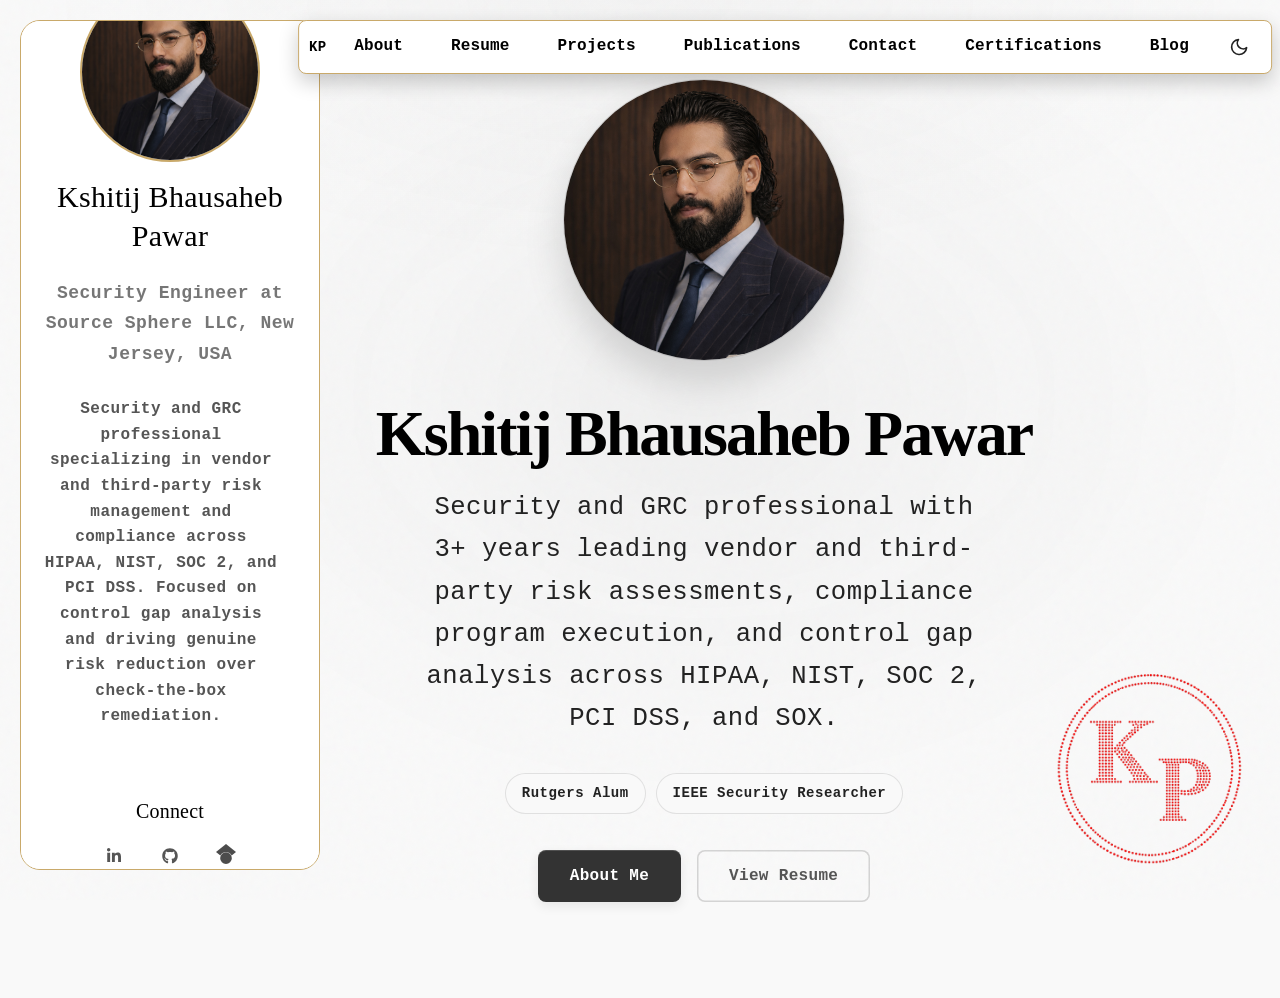
<file: index.html>
<!DOCTYPE html><html lang="en" class="inter_c15e96cb-module__0bjUvq__variable playfair_display_fed1534a-module__F9WnGq__variable jetbrains_mono_6104e6b7-module__s6uLTa__variable"><head><meta charSet="utf-8"/><meta name="viewport" content="width=device-width, initial-scale=1"/><link rel="preload" href="/_next/static/media/2a65768255d6b625-s.p.14by5b4al-y~f.woff2" as="font" crossorigin="" type="font/woff2"/><link rel="preload" href="/_next/static/media/70bc3e132a0a741e-s.p.1409xf.ylxg8g.woff2" as="font" crossorigin="" type="font/woff2"/><link rel="preload" href="/_next/static/media/83afe278b6a6bb3c-s.p.0q-301v4kxxnr.woff2" as="font" crossorigin="" type="font/woff2"/><link rel="preload" href="/images/me.jpg" as="image"/><link rel="preload" as="image" href="/icons/googlescholar.svg"/><link rel="stylesheet" href="/_next/static/chunks/0jflmhk03zsct.css" data-precedence="next"/><link rel="preload" as="script" fetchPriority="low" href="/_next/static/chunks/0x5kalbn40_44.js"/><script src="/_next/static/chunks/0gqduj5elq6n_.js" async=""></script><script src="/_next/static/chunks/08t2o562nea-s.js" async=""></script><script src="/_next/static/chunks/10qgypdaejbkt.js" async=""></script><script src="/_next/static/chunks/turbopack-0_em3j_v.0pjp.js" async=""></script><script src="/_next/static/chunks/0t16ba0kqttca.js" async=""></script><script src="/_next/static/chunks/0s25wp92bhuv~.js" async=""></script><script src="/_next/static/chunks/0yak_ea157e~i.js" async=""></script><meta name="next-size-adjust" content=""/><title>Kshitij Bhausaheb Pawar</title><meta name="description" content="Security Engineer"/><meta name="author" content="Kshitij Bhausaheb Pawar"/><meta name="keywords" content="Kshitij Bhausaheb Pawar,Security Engineer,IAM,cloud security,Zero Trust,DevSecOps"/><meta name="creator" content="Kshitij Bhausaheb Pawar"/><meta name="robots" content="index, follow"/><meta name="googlebot" content="index, follow, max-video-preview:-1, max-image-preview:large, max-snippet:-1"/><meta property="og:title" content="Kshitij Bhausaheb Pawar"/><meta property="og:description" content="Security Engineer"/><meta property="og:url" content="https://kshitijpwr04.github.io/"/><meta property="og:site_name" content="Kshitij Bhausaheb Pawar"/><meta property="og:locale" content="en_US"/><meta property="og:image" content="https://kshitijpwr04.github.io/images/me.jpg"/><meta property="og:image:width" content="1200"/><meta property="og:image:height" content="630"/><meta property="og:image:alt" content="Kshitij Bhausaheb Pawar"/><meta property="og:type" content="website"/><meta name="twitter:card" content="summary_large_image"/><meta name="twitter:title" content="Kshitij Bhausaheb Pawar"/><meta name="twitter:description" content="Security Engineer"/><meta name="twitter:image" content="https://kshitijpwr04.github.io/images/me.jpg"/><link rel="icon" href="/favicon.ico?favicon.022useww-_sz0.ico" sizes="48x48" type="image/x-icon"/><script>(self.__next_s=self.__next_s||[]).push([0,{"children":"(function(){try{var t=window.localStorage.getItem('theme');if(t==='dark'||t==='light'){document.documentElement.setAttribute('data-theme',t)}else if(window.matchMedia('(prefers-color-scheme:dark)').matches){document.documentElement.setAttribute('data-theme','dark')}else{document.documentElement.setAttribute('data-theme','light')}}catch(e){}})();","id":"theme-init"}])</script><script src="/_next/static/chunks/03~yq9q893hmn.js" noModule=""></script></head><body style="font-family:&#x27;Courier New&#x27;, Courier, monospace;font-weight:600;letter-spacing:0.5px;line-height:1.7"><div hidden=""><!--$--><!--/$--></div><div class="site-wrapper"><header class="site-header" style="position:fixed;top:20px;left:calc(50% + 145px);right:auto;transform:translateX(-50%);height:auto;justify-content:center;display:inline-flex;flex-direction:row;width:fit-content;max-width:90vw;align-items:center;gap:10px;padding:4px 10px;border-radius:8px;background:#fff;border:1px solid #c9a96a;color:#000;box-shadow:0 8px 20px rgba(0,0,0,0.2);z-index:1000;line-height:1.2"><a class="site-logo" style="color:#000" href="/"><span class="logo-text" style="font-size:14px">KP</span></a><nav class="nav-links" style="display:inline-flex;gap:12px;width:auto"><a class="nav-link " style="color:#000;font-size:inherit;writing-mode:horizontal-tb;transform:none" href="/about/">About</a><a class="nav-link " style="color:#000;font-size:inherit;writing-mode:horizontal-tb;transform:none" href="/resume/">Resume</a><a class="nav-link " style="color:#000;font-size:inherit;writing-mode:horizontal-tb;transform:none" href="/writing/">Projects</a><a class="nav-link " style="color:#000;font-size:inherit;writing-mode:horizontal-tb;transform:none" href="/stats/">Publications</a><a class="nav-link " style="color:#000;font-size:inherit;writing-mode:horizontal-tb;transform:none" href="/contact/">Contact</a><a class="nav-link " style="color:#000;font-size:inherit;writing-mode:horizontal-tb;transform:none" href="/projects/">Certifications</a><a class="nav-link " style="color:#000;font-size:inherit;writing-mode:horizontal-tb;transform:none" href="/blog/">Blog</a></nav><div class="theme-toggle-placeholder"></div><div class="hamburger-container"><nav class="main" id="hamburger-nav"><ul><li class="menu"><button type="button" class="hamburger-button" aria-label="Open navigation menu" aria-expanded="false" aria-controls="mobile-nav-menu"><span class="hamburger-icon"><span></span><span></span><span></span></span></button></li></ul></nav></div></header><div class="site-content"><div class="page-container" style="display:flex;flex-direction:column;width:100%"><main class="page-main" style="width:100%;max-width:min(1200px, 100%);margin-left:auto;margin-right:auto;padding:0 16px;box-sizing:border-box"><script type="application/ld+json">{"@context":"https://schema.org","@type":"Person","name":"Kshitij Bhausaheb Pawar","url":"https://kshitijpwr04.github.io","image":"https://kshitijpwr04.github.io/images/me.jpg","jobTitle":"Security Engineer","sameAs":["https://www.linkedin.com/in/kshitijpawar04/","https://github.com/Kshitijpwr04","https://scholar.google.com/citations?user=HvHqir4AAAAJ&hl=en&authuser=1"],"worksFor":{"@type":"Organization","name":"Source Sphere LLC, New Jersey, USA","url":""},"alumniOf":[{"@type":"CollegeOrUniversity","name":"Rutgers University, New Brunswick, NJ"},{"@type":"CollegeOrUniversity","name":"SRM Institute of Science and Technology, India"}]}</script><section class="hero" style="padding-top:0px"><div class="hero-content" style="display:flex;flex-direction:column;align-items:center;text-align:center"><div class="hero-avatar" style="width:clamp(180px, 40vw, 280px);height:clamp(180px, 40vw, 280px)"><span class="theme-portrait "><img src="/images/me.jpg" alt="Kshitij Bhausaheb Pawar" width="250" height="250" loading="eager" decoding="async"/></span></div><h1 class="hero-title" style="font-size:clamp(28px, 6vw, 48px)"><span class="hero-name">Kshitij Bhausaheb Pawar</span></h1><p class="hero-tagline">Security and GRC professional with 3+ years leading vendor and third-party risk assessments, compliance program execution, and control gap analysis across HIPAA, NIST, SOC 2, PCI DSS, and SOX.</p><div class="hero-chips"><span class="hero-chip">Rutgers Alum</span><span class="hero-chip">IEEE Security Researcher</span></div><div class="hero-cta"><a class="button button-primary" href="/about/">About Me</a><a class="button button-secondary" href="/resume/">View Resume</a></div></div><div class="hero-bg" aria-hidden="true"><div class="hero-gradient"></div></div></section></main><div class="sidebar-container" style="display:block;position:fixed;left:20px;top:20px;width:300px;max-width:90vw;height:calc(100vh - 50px);overflow-y:auto;background:var(--color-bg);border:1px solid #c9a96a;padding:40px 20px;border-radius:20px;text-align:center"><div style="display:flex;flex-direction:column;align-items:center;justify-content:center;height:100%"><div style="margin-bottom:40px"><div style="width:180px;height:180px;border-radius:50%;overflow:hidden;margin:0 auto;border:2px solid #c9a96a"><span class="theme-portrait "><img src="/images/me.jpg" alt="Kshitij Bhausaheb Pawar" width="180" height="180" loading="lazy" decoding="async"/></span></div><h2 style="margin-top:15px;color:var(--color-fg-bold);font-family:&#x27;Times New Roman&#x27;, Times, serif;font-weight:400;text-align:center;font-size:30px">Kshitij Bhausaheb Pawar</h2><p style="opacity:0.8;color:var(--color-fg-light);text-align:center;font-size:18px">Security Engineer at Source Sphere LLC, New Jersey, USA</p><p style="margin-top:12px;font-size:16px;line-height:1.6;color:var(--color-fg-light);max-width:240px;text-align:center">Security and GRC professional specializing in vendor and third-party risk management and compliance across HIPAA, NIST, SOC 2, and PCI DSS. Focused on control gap analysis and driving genuine risk reduction over check-the-box remediation.</p></div><div><h4 style="margin-bottom:10px;color:var(--color-fg-bold);font-family:&#x27;Times New Roman&#x27;, Times, serif;font-weight:400;text-align:center;font-size:20px">Connect</h4><ul class="icons"><li><a href="https://www.linkedin.com/in/kshitijpawar04/" aria-label="LinkedIn (opens in new tab)" target="_blank" rel="noopener noreferrer"><svg data-prefix="fab" data-icon="linkedin-in" class="svg-inline--fa fa-linkedin-in size-5" role="img" viewBox="0 0 448 512" aria-hidden="true"><path fill="currentColor" d="M100.3 448l-92.9 0 0-299.1 92.9 0 0 299.1zM53.8 108.1C24.1 108.1 0 83.5 0 53.8 0 39.5 5.7 25.9 15.8 15.8s23.8-15.8 38-15.8 27.9 5.7 38 15.8 15.8 23.8 15.8 38c0 29.7-24.1 54.3-53.8 54.3zM447.9 448l-92.7 0 0-145.6c0-34.7-.7-79.2-48.3-79.2-48.3 0-55.7 37.7-55.7 76.7l0 148.1-92.8 0 0-299.1 89.1 0 0 40.8 1.3 0c12.4-23.5 42.7-48.3 87.9-48.3 94 0 111.3 61.9 111.3 142.3l0 164.3-.1 0z"></path></svg></a></li><li><a href="https://github.com/Kshitijpwr04" aria-label="Github (opens in new tab)" target="_blank" rel="noopener noreferrer"><svg data-prefix="fab" data-icon="github" class="svg-inline--fa fa-github size-5" role="img" viewBox="0 0 512 512" aria-hidden="true"><path fill="currentColor" d="M173.9 397.4c0 2-2.3 3.6-5.2 3.6-3.3 .3-5.6-1.3-5.6-3.6 0-2 2.3-3.6 5.2-3.6 3-.3 5.6 1.3 5.6 3.6zm-31.1-4.5c-.7 2 1.3 4.3 4.3 4.9 2.6 1 5.6 0 6.2-2s-1.3-4.3-4.3-5.2c-2.6-.7-5.5 .3-6.2 2.3zm44.2-1.7c-2.9 .7-4.9 2.6-4.6 4.9 .3 2 2.9 3.3 5.9 2.6 2.9-.7 4.9-2.6 4.6-4.6-.3-1.9-3-3.2-5.9-2.9zM252.8 8c-138.7 0-244.8 105.3-244.8 244 0 110.9 69.8 205.8 169.5 239.2 12.8 2.3 17.3-5.6 17.3-12.1 0-6.2-.3-40.4-.3-61.4 0 0-70 15-84.7-29.8 0 0-11.4-29.1-27.8-36.6 0 0-22.9-15.7 1.6-15.4 0 0 24.9 2 38.6 25.8 21.9 38.6 58.6 27.5 72.9 20.9 2.3-16 8.8-27.1 16-33.7-55.9-6.2-112.3-14.3-112.3-110.5 0-27.5 7.6-41.3 23.6-58.9-2.6-6.5-11.1-33.3 2.6-67.9 20.9-6.5 69 27 69 27 20-5.6 41.5-8.5 62.8-8.5s42.8 2.9 62.8 8.5c0 0 48.1-33.6 69-27 13.7 34.7 5.2 61.4 2.6 67.9 16 17.7 25.8 31.5 25.8 58.9 0 96.5-58.9 104.2-114.8 110.5 9.2 7.9 17 22.9 17 46.4 0 33.7-.3 75.4-.3 83.6 0 6.5 4.6 14.4 17.3 12.1 100-33.2 167.8-128.1 167.8-239 0-138.7-112.5-244-251.2-244zM105.2 352.9c-1.3 1-1 3.3 .7 5.2 1.6 1.6 3.9 2.3 5.2 1 1.3-1 1-3.3-.7-5.2-1.6-1.6-3.9-2.3-5.2-1zm-10.8-8.1c-.7 1.3 .3 2.9 2.3 3.9 1.6 1 3.6 .7 4.3-.7 .7-1.3-.3-2.9-2.3-3.9-2-.6-3.6-.3-4.3 .7zm32.4 35.6c-1.6 1.3-1 4.3 1.3 6.2 2.3 2.3 5.2 2.6 6.5 1 1.3-1.3 .7-4.3-1.3-6.2-2.2-2.3-5.2-2.6-6.5-1zm-11.4-14.7c-1.6 1-1.6 3.6 0 5.9s4.3 3.3 5.6 2.3c1.6-1.3 1.6-3.9 0-6.2-1.4-2.3-4-3.3-5.6-2z"></path></svg></a></li><li><a href="https://scholar.google.com/citations?user=HvHqir4AAAAJ&amp;hl=en&amp;authuser=1" aria-label="Google Scholar (opens in new tab)" target="_blank" rel="noopener noreferrer"><img src="/icons/googlescholar.svg" alt="Google Scholar" class="size-5" style="filter:grayscale(100%) opacity(0.7)"/></a></li></ul></div></div></div></div><!--$--><!--/$--></div></div><script src="/_next/static/chunks/0x5kalbn40_44.js" id="_R_" async=""></script><script>(self.__next_f=self.__next_f||[]).push([0])</script><script>self.__next_f.push([1,"1:\"$Sreact.fragment\"\n2:I[79520,[\"/_next/static/chunks/0t16ba0kqttca.js\",\"/_next/static/chunks/0s25wp92bhuv~.js\"],\"\"]\n3:I[68361,[\"/_next/static/chunks/0t16ba0kqttca.js\",\"/_next/static/chunks/0s25wp92bhuv~.js\"],\"default\"]\n4:I[63665,[\"/_next/static/chunks/0t16ba0kqttca.js\",\"/_next/static/chunks/0s25wp92bhuv~.js\"],\"default\"]\n5:I[39756,[\"/_next/static/chunks/0t16ba0kqttca.js\",\"/_next/static/chunks/0s25wp92bhuv~.js\"],\"default\"]\n6:I[37457,[\"/_next/static/chunks/0t16ba0kqttca.js\",\"/_next/static/chunks/0s25wp92bhuv~.js\"],\"default\"]\n7:I[22016,[\"/_next/static/chunks/0t16ba0kqttca.js\",\"/_next/static/chunks/0s25wp92bhuv~.js\",\"/_next/static/chunks/0yak_ea157e~i.js\"],\"\"]\nf:I[68027,[\"/_next/static/chunks/0t16ba0kqttca.js\",\"/_next/static/chunks/0s25wp92bhuv~.js\"],\"default\",1]\n:HL[\"/_next/static/chunks/0jflmhk03zsct.css\",\"style\"]\n:HL[\"/_next/static/media/2a65768255d6b625-s.p.14by5b4al-y~f.woff2\",\"font\",{\"crossOrigin\":\"\",\"type\":\"font/woff2\"}]\n:HL[\"/_next/static/media/70bc3e132a0a741e-s.p.1409xf.ylxg8g.woff2\",\"font\",{\"crossOrigin\":\"\",\"type\":\"font/woff2\"}]\n:HL[\"/_next/static/media/83afe278b6a6bb3c-s.p.0q-301v4kxxnr.woff2\",\"font\",{\"crossOrigin\":\"\",\"type\":\"font/woff2\"}]\n:HL[\"/images/me.jpg\",\"image\"]\n"])</script><script>self.__next_f.push([1,"0:{\"P\":null,\"c\":[\"\",\"\"],\"q\":\"\",\"i\":false,\"f\":[[[\"\",{\"children\":[\"__PAGE__\",{}]},\"$undefined\",\"$undefined\",16],[[\"$\",\"$1\",\"c\",{\"children\":[[[\"$\",\"link\",\"0\",{\"rel\":\"stylesheet\",\"href\":\"/_next/static/chunks/0jflmhk03zsct.css\",\"precedence\":\"next\",\"crossOrigin\":\"$undefined\",\"nonce\":\"$undefined\"}],[\"$\",\"script\",\"script-0\",{\"src\":\"/_next/static/chunks/0t16ba0kqttca.js\",\"async\":true,\"nonce\":\"$undefined\"}],[\"$\",\"script\",\"script-1\",{\"src\":\"/_next/static/chunks/0s25wp92bhuv~.js\",\"async\":true,\"nonce\":\"$undefined\"}]],[\"$\",\"html\",null,{\"lang\":\"en\",\"className\":\"inter_c15e96cb-module__0bjUvq__variable playfair_display_fed1534a-module__F9WnGq__variable jetbrains_mono_6104e6b7-module__s6uLTa__variable\",\"suppressHydrationWarning\":true,\"children\":[[\"$\",\"head\",null,{\"children\":[\"$\",\"$L2\",null,{\"id\":\"theme-init\",\"strategy\":\"beforeInteractive\",\"children\":\"(function(){try{var t=window.localStorage.getItem('theme');if(t==='dark'||t==='light'){document.documentElement.setAttribute('data-theme',t)}else if(window.matchMedia('(prefers-color-scheme:dark)').matches){document.documentElement.setAttribute('data-theme','dark')}else{document.documentElement.setAttribute('data-theme','light')}}catch(e){}})();\"}]}],[\"$\",\"body\",null,{\"style\":{\"fontFamily\":\"'Courier New', Courier, monospace\",\"fontWeight\":600,\"letterSpacing\":\"0.5px\",\"lineHeight\":\"1.7\"},\"children\":[[\"$\",\"$L3\",null,{}],[\"$\",\"div\",null,{\"className\":\"site-wrapper\",\"children\":[[\"$\",\"$L4\",null,{}],[\"$\",\"div\",null,{\"className\":\"site-content\",\"children\":[\"$\",\"$L5\",null,{\"parallelRouterKey\":\"children\",\"error\":\"$undefined\",\"errorStyles\":\"$undefined\",\"errorScripts\":\"$undefined\",\"template\":[\"$\",\"$L6\",null,{}],\"templateStyles\":\"$undefined\",\"templateScripts\":\"$undefined\",\"notFound\":[[\"$\",\"main\",null,{\"className\":\"not-found-page\",\"children\":[\"$\",\"div\",null,{\"className\":\"not-found-content\",\"children\":[[\"$\",\"span\",null,{\"className\":\"not-found-code\",\"children\":\"404\"}],[\"$\",\"h1\",null,{\"className\":\"not-found-title\",\"children\":\"Page Not Found\"}],[\"$\",\"p\",null,{\"className\":\"not-found-message\",\"children\":\"The page you're looking for doesn't exist or has been moved.\"}],[\"$\",\"div\",null,{\"className\":\"not-found-actions\",\"children\":[[\"$\",\"$L7\",null,{\"href\":\"/\",\"className\":\"not-found-button\",\"children\":\"Go Home\"}],[\"$\",\"$L7\",null,{\"href\":\"/contact\",\"className\":\"not-found-link\",\"children\":\"Contact Me\"}]]}]]}]}],[]],\"forbidden\":\"$undefined\",\"unauthorized\":\"$undefined\"}]}]]}],null]}]]}]]}],{\"children\":[[\"$\",\"$1\",\"c\",{\"children\":[[\"$\",\"div\",null,{\"className\":\"page-container\",\"style\":{\"display\":\"flex\",\"flexDirection\":\"column\",\"width\":\"100%\"},\"children\":[[\"$\",\"main\",null,{\"className\":\"page-main\",\"style\":{\"width\":\"100%\",\"maxWidth\":\"min(1200px, 100%)\",\"marginLeft\":\"auto\",\"marginRight\":\"auto\",\"padding\":\"0 16px\",\"boxSizing\":\"border-box\"},\"children\":[[\"$\",\"script\",null,{\"type\":\"application/ld+json\",\"dangerouslySetInnerHTML\":{\"__html\":\"{\\\"@context\\\":\\\"https://schema.org\\\",\\\"@type\\\":\\\"Person\\\",\\\"name\\\":\\\"Kshitij Bhausaheb Pawar\\\",\\\"url\\\":\\\"https://kshitijpwr04.github.io\\\",\\\"image\\\":\\\"https://kshitijpwr04.github.io/images/me.jpg\\\",\\\"jobTitle\\\":\\\"Security Engineer\\\",\\\"sameAs\\\":[\\\"https://www.linkedin.com/in/kshitijpawar04/\\\",\\\"https://github.com/Kshitijpwr04\\\",\\\"https://scholar.google.com/citations?user=HvHqir4AAAAJ\u0026hl=en\u0026authuser=1\\\"],\\\"worksFor\\\":{\\\"@type\\\":\\\"Organization\\\",\\\"name\\\":\\\"Source Sphere LLC, New Jersey, USA\\\",\\\"url\\\":\\\"\\\"},\\\"alumniOf\\\":[{\\\"@type\\\":\\\"CollegeOrUniversity\\\",\\\"name\\\":\\\"Rutgers University, New Brunswick, NJ\\\"},{\\\"@type\\\":\\\"CollegeOrUniversity\\\",\\\"name\\\":\\\"SRM Institute of Science and Technology, India\\\"}]}\"}}],[\"$\",\"section\",null,{\"className\":\"hero\",\"style\":{\"paddingTop\":\"0px\"},\"children\":[[\"$\",\"div\",null,{\"className\":\"hero-content\",\"style\":{\"display\":\"flex\",\"flexDirection\":\"column\",\"alignItems\":\"center\",\"textAlign\":\"center\"},\"children\":[[\"$\",\"div\",null,{\"className\":\"hero-avatar\",\"style\":{\"width\":\"clamp(180px, 40vw, 280px)\",\"height\":\"clamp(180px, 40vw, 280px)\"},\"children\":[\"$\",\"span\",null,{\"className\":\"theme-portrait \",\"children\":[\"$\",\"img\",null,{\"src\":\"/images/me.jpg\",\"alt\":\"Kshitij Bhausaheb Pawar\",\"width\":250,\"height\":250,\"loading\":\"eager\",\"decoding\":\"async\"}]}]}],[\"$\",\"h1\",null,{\"className\":\"hero-title\",\"style\":{\"fontSize\":\"clamp(28px, 6vw, 48px)\"},\"children\":[\"$\",\"span\",null,{\"className\":\"hero-name\",\"children\":\"Kshitij Bhausaheb Pawar\"}]}],[\"$\",\"p\",null,{\"className\":\"hero-tagline\",\"children\":\"Security and GRC professional with 3+ years leading vendor and third-party risk assessments, compliance program execution, and control gap analysis across HIPAA, NIST, SOC 2, PCI DSS, and SOX.\"}],\"$L8\",\"$L9\"]}],\"$La\"]}]]}],\"$Lb\"]}],[\"$Lc\"],\"$Ld\"]}],{},null,false,null]},null,false,null],\"$Le\",false]],\"m\":\"$undefined\",\"G\":[\"$f\",[\"$L10\"]],\"S\":true,\"h\":null,\"s\":\"$undefined\",\"l\":\"$undefined\",\"p\":\"$undefined\",\"d\":\"$undefined\",\"b\":\"5kGWfFYQyrBm1EHEVkkK0\"}\n"])</script><script>self.__next_f.push([1,"11:I[61818,[\"/_next/static/chunks/0t16ba0kqttca.js\",\"/_next/static/chunks/0s25wp92bhuv~.js\",\"/_next/static/chunks/0yak_ea157e~i.js\"],\"default\"]\n12:I[97367,[\"/_next/static/chunks/0t16ba0kqttca.js\",\"/_next/static/chunks/0s25wp92bhuv~.js\"],\"OutletBoundary\"]\n13:\"$Sreact.suspense\"\n15:I[97367,[\"/_next/static/chunks/0t16ba0kqttca.js\",\"/_next/static/chunks/0s25wp92bhuv~.js\"],\"ViewportBoundary\"]\n17:I[97367,[\"/_next/static/chunks/0t16ba0kqttca.js\",\"/_next/static/chunks/0s25wp92bhuv~.js\"],\"MetadataBoundary\"]\n8:[\"$\",\"div\",null,{\"className\":\"hero-chips\",\"children\":[[\"$\",\"span\",null,{\"className\":\"hero-chip\",\"children\":\"Rutgers Alum\"}],[\"$\",\"span\",null,{\"className\":\"hero-chip\",\"children\":\"IEEE Security Researcher\"}]]}]\n9:[\"$\",\"div\",null,{\"className\":\"hero-cta\",\"children\":[[\"$\",\"$L7\",null,{\"href\":\"/about\",\"className\":\"button button-primary\",\"children\":\"About Me\"}],[\"$\",\"$L7\",null,{\"href\":\"/resume\",\"className\":\"button button-secondary\",\"children\":\"View Resume\"}]]}]\na:[\"$\",\"div\",null,{\"className\":\"hero-bg\",\"aria-hidden\":\"true\",\"children\":[\"$\",\"div\",null,{\"className\":\"hero-gradient\"}]}]\nb:[\"$\",\"$L11\",null,{}]\nc:[\"$\",\"script\",\"script-0\",{\"src\":\"/_next/static/chunks/0yak_ea157e~i.js\",\"async\":true,\"nonce\":\"$undefined\"}]\nd:[\"$\",\"$L12\",null,{\"children\":[\"$\",\"$13\",null,{\"name\":\"Next.MetadataOutlet\",\"children\":\"$@14\"}]}]\ne:[\"$\",\"$1\",\"h\",{\"children\":[null,[\"$\",\"$L15\",null,{\"children\":\"$L16\"}],[\"$\",\"div\",null,{\"hidden\":true,\"children\":[\"$\",\"$L17\",null,{\"children\":[\"$\",\"$13\",null,{\"name\":\"Next.Metadata\",\"children\":\"$L18\"}]}]}],[\"$\",\"meta\",null,{\"name\":\"next-size-adjust\",\"content\":\"\"}]]}]\n10:[\"$\",\"link\",\"0\",{\"rel\":\"stylesheet\",\"href\":\"/_next/static/chunks/0jflmhk03zsct.css\",\"precedence\":\"next\",\"crossOrigin\":\"$undefined\",\"nonce\":\"$undefined\"}]\n"])</script><script>self.__next_f.push([1,"16:[[\"$\",\"meta\",\"0\",{\"charSet\":\"utf-8\"}],[\"$\",\"meta\",\"1\",{\"name\":\"viewport\",\"content\":\"width=device-width, initial-scale=1\"}]]\n"])</script><script>self.__next_f.push([1,"19:I[27201,[\"/_next/static/chunks/0t16ba0kqttca.js\",\"/_next/static/chunks/0s25wp92bhuv~.js\"],\"IconMark\"]\n14:null\n"])</script><script>self.__next_f.push([1,"18:[[\"$\",\"title\",\"0\",{\"children\":\"Kshitij Bhausaheb Pawar\"}],[\"$\",\"meta\",\"1\",{\"name\":\"description\",\"content\":\"Security Engineer\"}],[\"$\",\"meta\",\"2\",{\"name\":\"author\",\"content\":\"Kshitij Bhausaheb Pawar\"}],[\"$\",\"meta\",\"3\",{\"name\":\"keywords\",\"content\":\"Kshitij Bhausaheb Pawar,Security Engineer,IAM,cloud security,Zero Trust,DevSecOps\"}],[\"$\",\"meta\",\"4\",{\"name\":\"creator\",\"content\":\"Kshitij Bhausaheb Pawar\"}],[\"$\",\"meta\",\"5\",{\"name\":\"robots\",\"content\":\"index, follow\"}],[\"$\",\"meta\",\"6\",{\"name\":\"googlebot\",\"content\":\"index, follow, max-video-preview:-1, max-image-preview:large, max-snippet:-1\"}],[\"$\",\"meta\",\"7\",{\"property\":\"og:title\",\"content\":\"Kshitij Bhausaheb Pawar\"}],[\"$\",\"meta\",\"8\",{\"property\":\"og:description\",\"content\":\"Security Engineer\"}],[\"$\",\"meta\",\"9\",{\"property\":\"og:url\",\"content\":\"https://kshitijpwr04.github.io/\"}],[\"$\",\"meta\",\"10\",{\"property\":\"og:site_name\",\"content\":\"Kshitij Bhausaheb Pawar\"}],[\"$\",\"meta\",\"11\",{\"property\":\"og:locale\",\"content\":\"en_US\"}],[\"$\",\"meta\",\"12\",{\"property\":\"og:image\",\"content\":\"https://kshitijpwr04.github.io/images/me.jpg\"}],[\"$\",\"meta\",\"13\",{\"property\":\"og:image:width\",\"content\":\"1200\"}],[\"$\",\"meta\",\"14\",{\"property\":\"og:image:height\",\"content\":\"630\"}],[\"$\",\"meta\",\"15\",{\"property\":\"og:image:alt\",\"content\":\"Kshitij Bhausaheb Pawar\"}],[\"$\",\"meta\",\"16\",{\"property\":\"og:type\",\"content\":\"website\"}],[\"$\",\"meta\",\"17\",{\"name\":\"twitter:card\",\"content\":\"summary_large_image\"}],[\"$\",\"meta\",\"18\",{\"name\":\"twitter:title\",\"content\":\"Kshitij Bhausaheb Pawar\"}],[\"$\",\"meta\",\"19\",{\"name\":\"twitter:description\",\"content\":\"Security Engineer\"}],[\"$\",\"meta\",\"20\",{\"name\":\"twitter:image\",\"content\":\"https://kshitijpwr04.github.io/images/me.jpg\"}],[\"$\",\"link\",\"21\",{\"rel\":\"icon\",\"href\":\"/favicon.ico?favicon.022useww-_sz0.ico\",\"sizes\":\"48x48\",\"type\":\"image/x-icon\"}],[\"$\",\"$L19\",\"22\",{}]]\n"])</script></body></html>
</file>
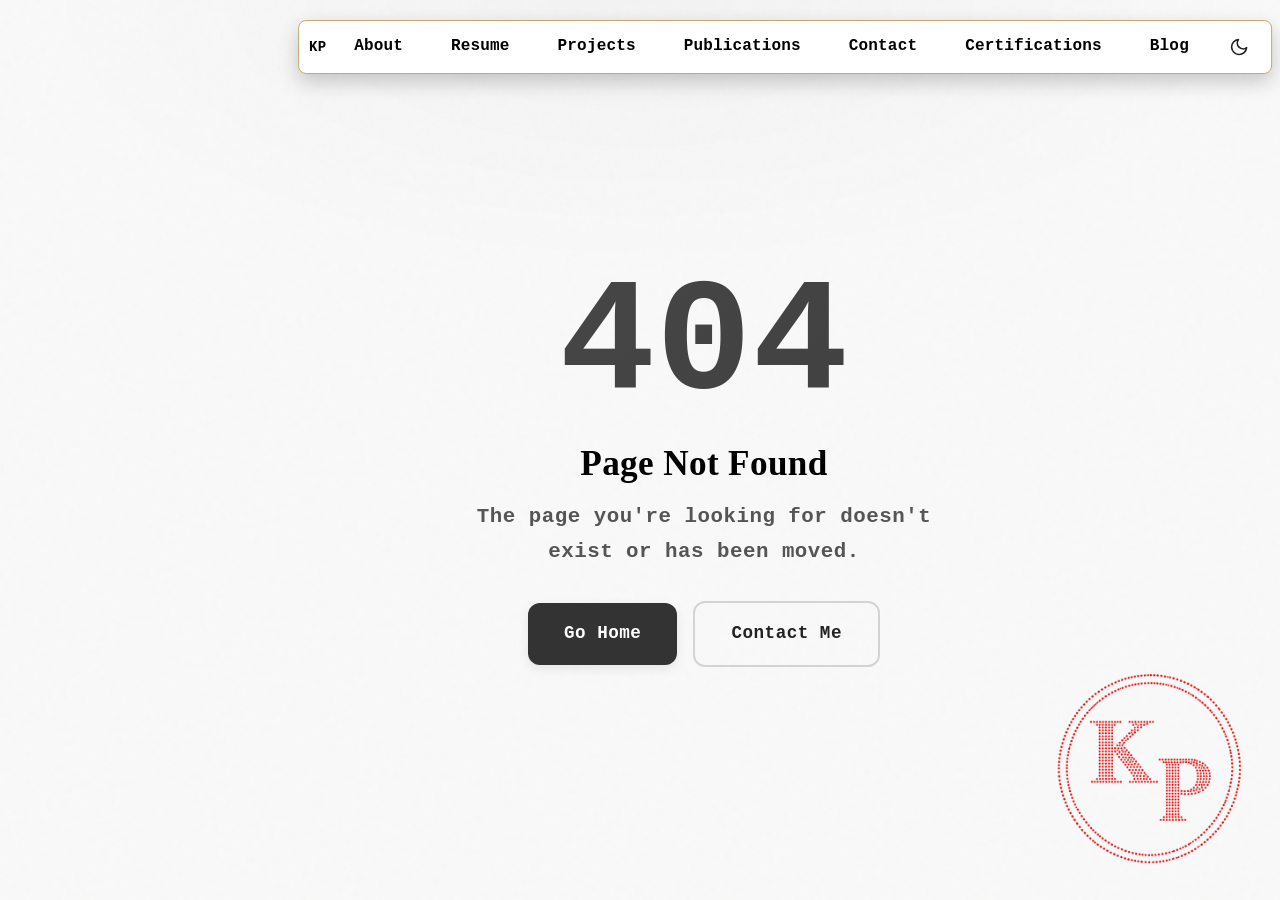
<file: 404/index.html>
<!DOCTYPE html><html lang="en" class="inter_c15e96cb-module__0bjUvq__variable playfair_display_fed1534a-module__F9WnGq__variable jetbrains_mono_6104e6b7-module__s6uLTa__variable"><head><meta charSet="utf-8"/><meta name="viewport" content="width=device-width, initial-scale=1"/><link rel="stylesheet" href="/_next/static/chunks/0jflmhk03zsct.css" data-precedence="next"/><link rel="preload" as="script" fetchPriority="low" href="/_next/static/chunks/0x5kalbn40_44.js"/><script src="/_next/static/chunks/0gqduj5elq6n_.js" async=""></script><script src="/_next/static/chunks/08t2o562nea-s.js" async=""></script><script src="/_next/static/chunks/10qgypdaejbkt.js" async=""></script><script src="/_next/static/chunks/turbopack-0_em3j_v.0pjp.js" async=""></script><script src="/_next/static/chunks/0t16ba0kqttca.js" async=""></script><script src="/_next/static/chunks/0s25wp92bhuv~.js" async=""></script><meta name="robots" content="noindex"/><meta name="next-size-adjust" content=""/><title>Page Not Found | Kshitij Bhausaheb Pawar</title><meta name="description" content="The page you are looking for could not be found."/><meta name="author" content="Kshitij Bhausaheb Pawar"/><meta name="keywords" content="Kshitij Bhausaheb Pawar,Security Engineer,IAM,cloud security,Zero Trust,DevSecOps"/><meta name="creator" content="Kshitij Bhausaheb Pawar"/><meta name="robots" content="index, follow"/><meta name="googlebot" content="index, follow, max-video-preview:-1, max-image-preview:large, max-snippet:-1"/><meta property="og:title" content="Page Not Found | Kshitij Bhausaheb Pawar"/><meta property="og:description" content="The page you are looking for could not be found."/><meta property="og:site_name" content="Kshitij Bhausaheb Pawar"/><meta property="og:locale" content="en_US"/><meta property="og:image" content="https://kshitijpwr04.github.io/images/me.jpg"/><meta property="og:image:width" content="1200"/><meta property="og:image:height" content="630"/><meta property="og:image:alt" content="Kshitij Bhausaheb Pawar"/><meta property="og:type" content="website"/><meta name="twitter:card" content="summary_large_image"/><meta name="twitter:title" content="Page Not Found | Kshitij Bhausaheb Pawar"/><meta name="twitter:description" content="The page you are looking for could not be found."/><meta name="twitter:image" content="https://kshitijpwr04.github.io/images/me.jpg"/><link rel="icon" href="/favicon.ico?favicon.022useww-_sz0.ico" sizes="48x48" type="image/x-icon"/><script>(self.__next_s=self.__next_s||[]).push([0,{"children":"(function(){try{var t=window.localStorage.getItem('theme');if(t==='dark'||t==='light'){document.documentElement.setAttribute('data-theme',t)}else if(window.matchMedia('(prefers-color-scheme:dark)').matches){document.documentElement.setAttribute('data-theme','dark')}else{document.documentElement.setAttribute('data-theme','light')}}catch(e){}})();","id":"theme-init"}])</script><script src="/_next/static/chunks/03~yq9q893hmn.js" noModule=""></script></head><body style="font-family:&#x27;Courier New&#x27;, Courier, monospace;font-weight:600;letter-spacing:0.5px;line-height:1.7"><div hidden=""><!--$--><!--/$--></div><div class="site-wrapper"><header class="site-header" style="position:fixed;top:20px;left:calc(50% + 145px);right:auto;transform:translateX(-50%);height:auto;justify-content:center;display:inline-flex;flex-direction:row;width:fit-content;max-width:90vw;align-items:center;gap:10px;padding:4px 10px;border-radius:8px;background:#fff;border:1px solid #c9a96a;color:#000;box-shadow:0 8px 20px rgba(0,0,0,0.2);z-index:1000;line-height:1.2"><a class="site-logo" style="color:#000" href="/"><span class="logo-text" style="font-size:14px">KP</span></a><nav class="nav-links" style="display:inline-flex;gap:12px;width:auto"><a class="nav-link " style="color:#000;font-size:inherit;writing-mode:horizontal-tb;transform:none" href="/about/">About</a><a class="nav-link " style="color:#000;font-size:inherit;writing-mode:horizontal-tb;transform:none" href="/resume/">Resume</a><a class="nav-link " style="color:#000;font-size:inherit;writing-mode:horizontal-tb;transform:none" href="/writing/">Projects</a><a class="nav-link " style="color:#000;font-size:inherit;writing-mode:horizontal-tb;transform:none" href="/stats/">Publications</a><a class="nav-link " style="color:#000;font-size:inherit;writing-mode:horizontal-tb;transform:none" href="/contact/">Contact</a><a class="nav-link " style="color:#000;font-size:inherit;writing-mode:horizontal-tb;transform:none" href="/projects/">Certifications</a><a class="nav-link " style="color:#000;font-size:inherit;writing-mode:horizontal-tb;transform:none" href="/blog/">Blog</a></nav><div class="theme-toggle-placeholder"></div><div class="hamburger-container"><nav class="main" id="hamburger-nav"><ul><li class="menu"><button type="button" class="hamburger-button" aria-label="Open navigation menu" aria-expanded="false" aria-controls="mobile-nav-menu"><span class="hamburger-icon"><span></span><span></span><span></span></span></button></li></ul></nav></div></header><div class="site-content"><main class="not-found-page"><div class="not-found-content"><span class="not-found-code">404</span><h1 class="not-found-title">Page Not Found</h1><p class="not-found-message">The page you&#x27;re looking for doesn&#x27;t exist or has been moved.</p><div class="not-found-actions"><a class="not-found-button" href="/">Go Home</a><a class="not-found-link" href="/contact/">Contact Me</a></div></div></main><!--$--><!--/$--></div></div><script src="/_next/static/chunks/0x5kalbn40_44.js" id="_R_" async=""></script><script>(self.__next_f=self.__next_f||[]).push([0])</script><script>self.__next_f.push([1,"1:\"$Sreact.fragment\"\n2:I[79520,[\"/_next/static/chunks/0t16ba0kqttca.js\",\"/_next/static/chunks/0s25wp92bhuv~.js\"],\"\"]\n3:I[68361,[\"/_next/static/chunks/0t16ba0kqttca.js\",\"/_next/static/chunks/0s25wp92bhuv~.js\"],\"default\"]\n4:I[63665,[\"/_next/static/chunks/0t16ba0kqttca.js\",\"/_next/static/chunks/0s25wp92bhuv~.js\"],\"default\"]\n5:I[39756,[\"/_next/static/chunks/0t16ba0kqttca.js\",\"/_next/static/chunks/0s25wp92bhuv~.js\"],\"default\"]\n6:I[37457,[\"/_next/static/chunks/0t16ba0kqttca.js\",\"/_next/static/chunks/0s25wp92bhuv~.js\"],\"default\"]\n7:I[22016,[\"/_next/static/chunks/0t16ba0kqttca.js\",\"/_next/static/chunks/0s25wp92bhuv~.js\"],\"\"]\n8:I[97367,[\"/_next/static/chunks/0t16ba0kqttca.js\",\"/_next/static/chunks/0s25wp92bhuv~.js\"],\"OutletBoundary\"]\n9:\"$Sreact.suspense\"\nc:I[97367,[\"/_next/static/chunks/0t16ba0kqttca.js\",\"/_next/static/chunks/0s25wp92bhuv~.js\"],\"ViewportBoundary\"]\ne:I[97367,[\"/_next/static/chunks/0t16ba0kqttca.js\",\"/_next/static/chunks/0s25wp92bhuv~.js\"],\"MetadataBoundary\"]\n10:I[68027,[\"/_next/static/chunks/0t16ba0kqttca.js\",\"/_next/static/chunks/0s25wp92bhuv~.js\"],\"default\",1]\n:HL[\"/_next/static/chunks/0jflmhk03zsct.css\",\"style\"]\n"])</script><script>self.__next_f.push([1,"0:{\"P\":null,\"c\":[\"\",\"_not-found\",\"\"],\"q\":\"\",\"i\":false,\"f\":[[[\"\",{\"children\":[\"/_not-found\",{\"children\":[\"__PAGE__\",{}]}]},\"$undefined\",\"$undefined\",16],[[\"$\",\"$1\",\"c\",{\"children\":[[[\"$\",\"link\",\"0\",{\"rel\":\"stylesheet\",\"href\":\"/_next/static/chunks/0jflmhk03zsct.css\",\"precedence\":\"next\",\"crossOrigin\":\"$undefined\",\"nonce\":\"$undefined\"}],[\"$\",\"script\",\"script-0\",{\"src\":\"/_next/static/chunks/0t16ba0kqttca.js\",\"async\":true,\"nonce\":\"$undefined\"}],[\"$\",\"script\",\"script-1\",{\"src\":\"/_next/static/chunks/0s25wp92bhuv~.js\",\"async\":true,\"nonce\":\"$undefined\"}]],[\"$\",\"html\",null,{\"lang\":\"en\",\"className\":\"inter_c15e96cb-module__0bjUvq__variable playfair_display_fed1534a-module__F9WnGq__variable jetbrains_mono_6104e6b7-module__s6uLTa__variable\",\"suppressHydrationWarning\":true,\"children\":[[\"$\",\"head\",null,{\"children\":[\"$\",\"$L2\",null,{\"id\":\"theme-init\",\"strategy\":\"beforeInteractive\",\"children\":\"(function(){try{var t=window.localStorage.getItem('theme');if(t==='dark'||t==='light'){document.documentElement.setAttribute('data-theme',t)}else if(window.matchMedia('(prefers-color-scheme:dark)').matches){document.documentElement.setAttribute('data-theme','dark')}else{document.documentElement.setAttribute('data-theme','light')}}catch(e){}})();\"}]}],[\"$\",\"body\",null,{\"style\":{\"fontFamily\":\"'Courier New', Courier, monospace\",\"fontWeight\":600,\"letterSpacing\":\"0.5px\",\"lineHeight\":\"1.7\"},\"children\":[[\"$\",\"$L3\",null,{}],[\"$\",\"div\",null,{\"className\":\"site-wrapper\",\"children\":[[\"$\",\"$L4\",null,{}],[\"$\",\"div\",null,{\"className\":\"site-content\",\"children\":[\"$\",\"$L5\",null,{\"parallelRouterKey\":\"children\",\"error\":\"$undefined\",\"errorStyles\":\"$undefined\",\"errorScripts\":\"$undefined\",\"template\":[\"$\",\"$L6\",null,{}],\"templateStyles\":\"$undefined\",\"templateScripts\":\"$undefined\",\"notFound\":[[\"$\",\"main\",null,{\"className\":\"not-found-page\",\"children\":[\"$\",\"div\",null,{\"className\":\"not-found-content\",\"children\":[[\"$\",\"span\",null,{\"className\":\"not-found-code\",\"children\":\"404\"}],[\"$\",\"h1\",null,{\"className\":\"not-found-title\",\"children\":\"Page Not Found\"}],[\"$\",\"p\",null,{\"className\":\"not-found-message\",\"children\":\"The page you're looking for doesn't exist or has been moved.\"}],[\"$\",\"div\",null,{\"className\":\"not-found-actions\",\"children\":[[\"$\",\"$L7\",null,{\"href\":\"/\",\"className\":\"not-found-button\",\"children\":\"Go Home\"}],[\"$\",\"$L7\",null,{\"href\":\"/contact\",\"className\":\"not-found-link\",\"children\":\"Contact Me\"}]]}]]}]}],[]],\"forbidden\":\"$undefined\",\"unauthorized\":\"$undefined\"}]}]]}],null]}]]}]]}],{\"children\":[[\"$\",\"$1\",\"c\",{\"children\":[null,[\"$\",\"$L5\",null,{\"parallelRouterKey\":\"children\",\"error\":\"$undefined\",\"errorStyles\":\"$undefined\",\"errorScripts\":\"$undefined\",\"template\":[\"$\",\"$L6\",null,{}],\"templateStyles\":\"$undefined\",\"templateScripts\":\"$undefined\",\"notFound\":\"$undefined\",\"forbidden\":\"$undefined\",\"unauthorized\":\"$undefined\"}]]}],{\"children\":[[\"$\",\"$1\",\"c\",{\"children\":[[\"$\",\"main\",null,{\"className\":\"not-found-page\",\"children\":[\"$\",\"div\",null,{\"className\":\"not-found-content\",\"children\":[[\"$\",\"span\",null,{\"className\":\"not-found-code\",\"children\":\"404\"}],[\"$\",\"h1\",null,{\"className\":\"not-found-title\",\"children\":\"Page Not Found\"}],[\"$\",\"p\",null,{\"className\":\"not-found-message\",\"children\":\"The page you're looking for doesn't exist or has been moved.\"}],[\"$\",\"div\",null,{\"className\":\"not-found-actions\",\"children\":[[\"$\",\"$L7\",null,{\"href\":\"/\",\"className\":\"not-found-button\",\"children\":\"Go Home\"}],[\"$\",\"$L7\",null,{\"href\":\"/contact\",\"className\":\"not-found-link\",\"children\":\"Contact Me\"}]]}]]}]}],null,[\"$\",\"$L8\",null,{\"children\":[\"$\",\"$9\",null,{\"name\":\"Next.MetadataOutlet\",\"children\":\"$@a\"}]}]]}],{},null,false,null]},null,false,\"$@b\"]},null,false,null],[\"$\",\"$1\",\"h\",{\"children\":[[\"$\",\"meta\",null,{\"name\":\"robots\",\"content\":\"noindex\"}],[\"$\",\"$Lc\",null,{\"children\":\"$Ld\"}],[\"$\",\"div\",null,{\"hidden\":true,\"children\":[\"$\",\"$Le\",null,{\"children\":[\"$\",\"$9\",null,{\"name\":\"Next.Metadata\",\"children\":\"$Lf\"}]}]}],[\"$\",\"meta\",null,{\"name\":\"next-size-adjust\",\"content\":\"\"}]]}],false]],\"m\":\"$undefined\",\"G\":[\"$10\",[[\"$\",\"link\",\"0\",{\"rel\":\"stylesheet\",\"href\":\"/_next/static/chunks/0jflmhk03zsct.css\",\"precedence\":\"next\",\"crossOrigin\":\"$undefined\",\"nonce\":\"$undefined\"}]]],\"S\":true,\"h\":null,\"s\":\"$undefined\",\"l\":\"$undefined\",\"p\":\"$undefined\",\"d\":\"$undefined\",\"b\":\"5kGWfFYQyrBm1EHEVkkK0\"}\n"])</script><script>self.__next_f.push([1,"11:[]\nb:\"$W11\"\n"])</script><script>self.__next_f.push([1,"d:[[\"$\",\"meta\",\"0\",{\"charSet\":\"utf-8\"}],[\"$\",\"meta\",\"1\",{\"name\":\"viewport\",\"content\":\"width=device-width, initial-scale=1\"}]]\n"])</script><script>self.__next_f.push([1,"12:I[27201,[\"/_next/static/chunks/0t16ba0kqttca.js\",\"/_next/static/chunks/0s25wp92bhuv~.js\"],\"IconMark\"]\na:null\n"])</script><script>self.__next_f.push([1,"f:[[\"$\",\"title\",\"0\",{\"children\":\"Page Not Found | Kshitij Bhausaheb Pawar\"}],[\"$\",\"meta\",\"1\",{\"name\":\"description\",\"content\":\"The page you are looking for could not be found.\"}],[\"$\",\"meta\",\"2\",{\"name\":\"author\",\"content\":\"Kshitij Bhausaheb Pawar\"}],[\"$\",\"meta\",\"3\",{\"name\":\"keywords\",\"content\":\"Kshitij Bhausaheb Pawar,Security Engineer,IAM,cloud security,Zero Trust,DevSecOps\"}],[\"$\",\"meta\",\"4\",{\"name\":\"creator\",\"content\":\"Kshitij Bhausaheb Pawar\"}],[\"$\",\"meta\",\"5\",{\"name\":\"robots\",\"content\":\"index, follow\"}],[\"$\",\"meta\",\"6\",{\"name\":\"googlebot\",\"content\":\"index, follow, max-video-preview:-1, max-image-preview:large, max-snippet:-1\"}],[\"$\",\"meta\",\"7\",{\"property\":\"og:title\",\"content\":\"Page Not Found | Kshitij Bhausaheb Pawar\"}],[\"$\",\"meta\",\"8\",{\"property\":\"og:description\",\"content\":\"The page you are looking for could not be found.\"}],[\"$\",\"meta\",\"9\",{\"property\":\"og:site_name\",\"content\":\"Kshitij Bhausaheb Pawar\"}],[\"$\",\"meta\",\"10\",{\"property\":\"og:locale\",\"content\":\"en_US\"}],[\"$\",\"meta\",\"11\",{\"property\":\"og:image\",\"content\":\"https://kshitijpwr04.github.io/images/me.jpg\"}],[\"$\",\"meta\",\"12\",{\"property\":\"og:image:width\",\"content\":\"1200\"}],[\"$\",\"meta\",\"13\",{\"property\":\"og:image:height\",\"content\":\"630\"}],[\"$\",\"meta\",\"14\",{\"property\":\"og:image:alt\",\"content\":\"Kshitij Bhausaheb Pawar\"}],[\"$\",\"meta\",\"15\",{\"property\":\"og:type\",\"content\":\"website\"}],[\"$\",\"meta\",\"16\",{\"name\":\"twitter:card\",\"content\":\"summary_large_image\"}],[\"$\",\"meta\",\"17\",{\"name\":\"twitter:title\",\"content\":\"Page Not Found | Kshitij Bhausaheb Pawar\"}],[\"$\",\"meta\",\"18\",{\"name\":\"twitter:description\",\"content\":\"The page you are looking for could not be found.\"}],[\"$\",\"meta\",\"19\",{\"name\":\"twitter:image\",\"content\":\"https://kshitijpwr04.github.io/images/me.jpg\"}],[\"$\",\"link\",\"20\",{\"rel\":\"icon\",\"href\":\"/favicon.ico?favicon.022useww-_sz0.ico\",\"sizes\":\"48x48\",\"type\":\"image/x-icon\"}],[\"$\",\"$L12\",\"21\",{}]]\n"])</script></body></html>
</file>
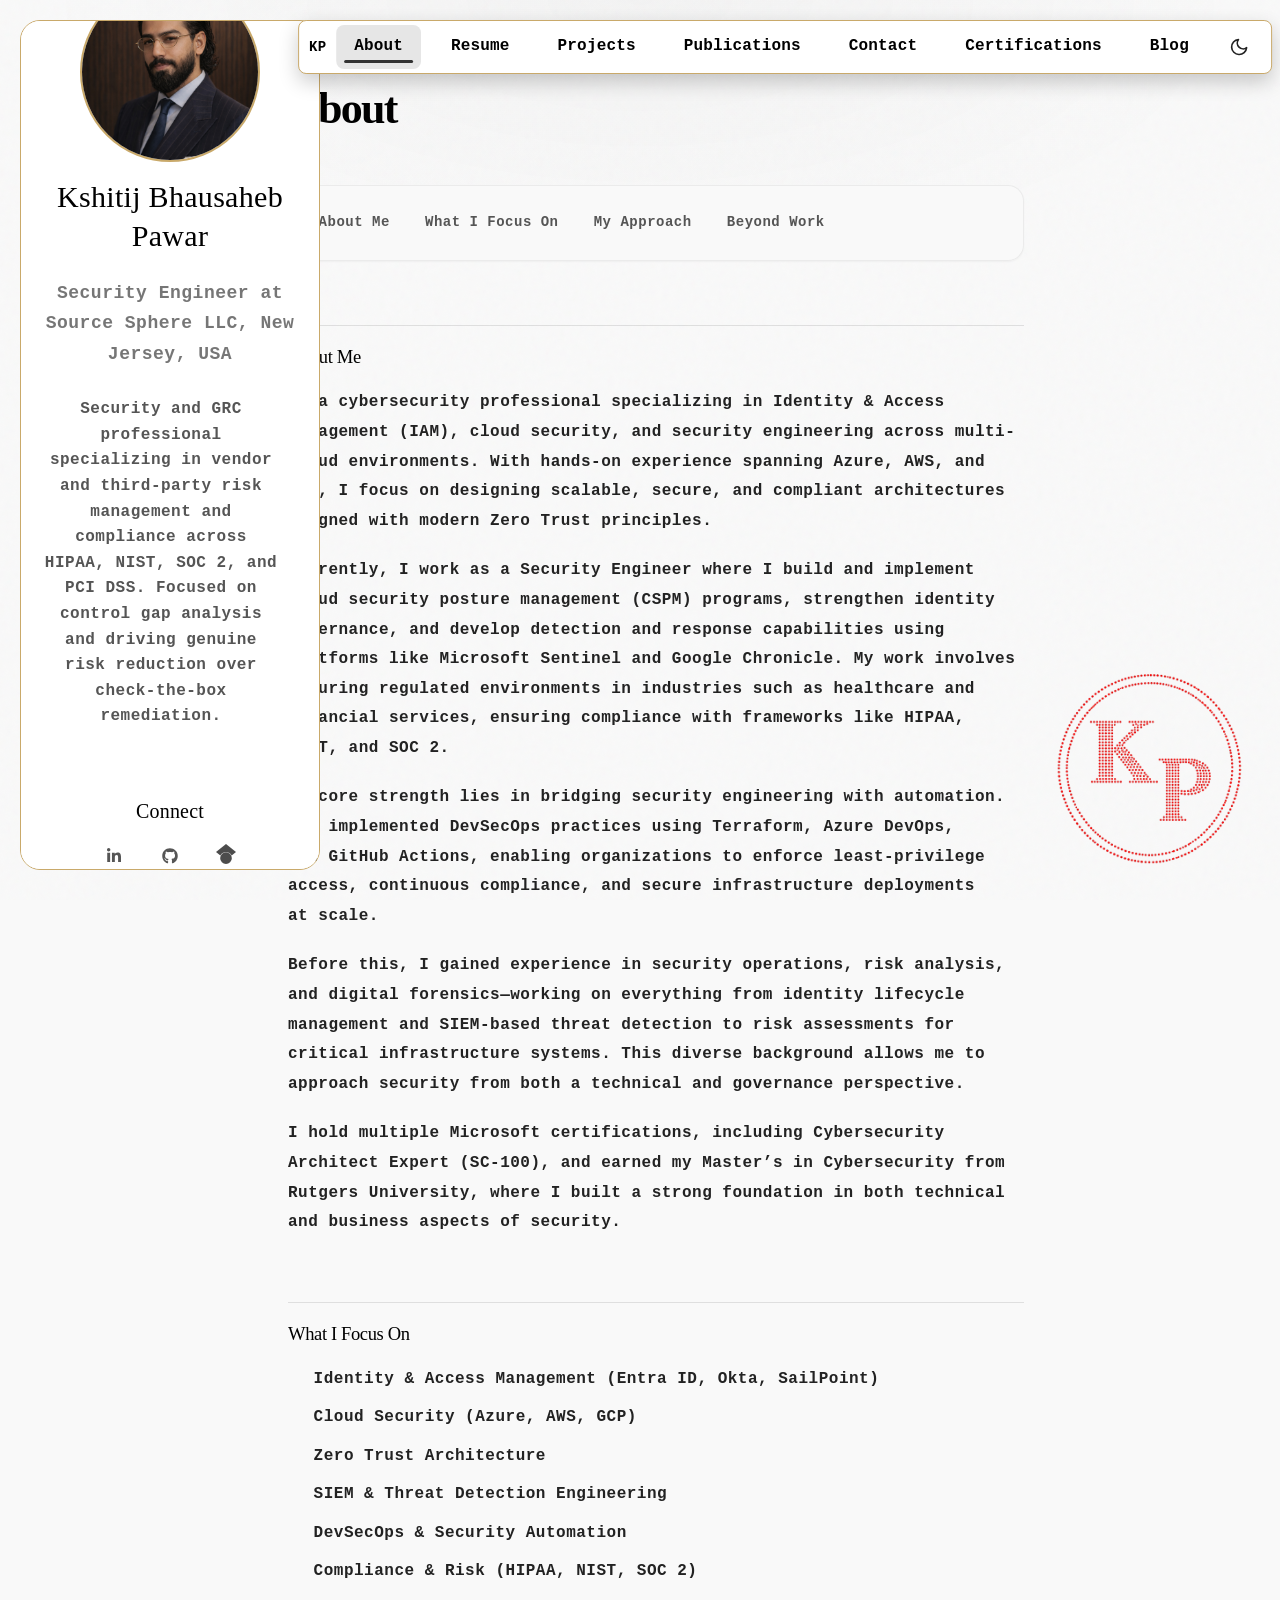
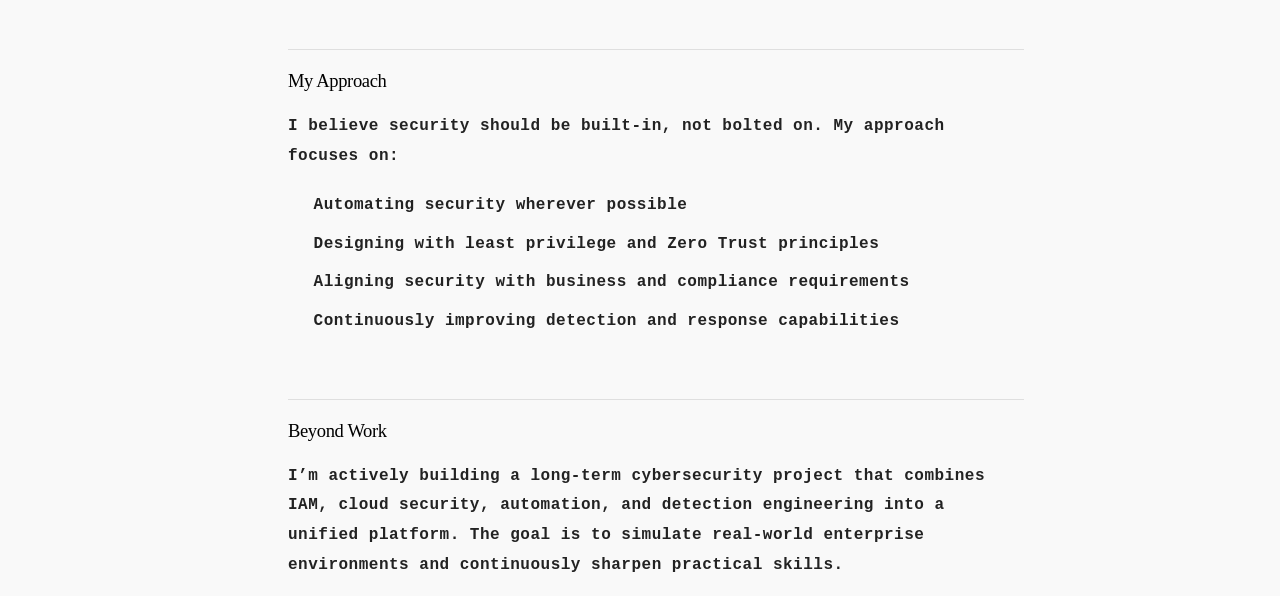
<file: about/index.html>
<!DOCTYPE html><html lang="en" class="inter_c15e96cb-module__0bjUvq__variable playfair_display_fed1534a-module__F9WnGq__variable jetbrains_mono_6104e6b7-module__s6uLTa__variable"><head><meta charSet="utf-8"/><meta name="viewport" content="width=device-width, initial-scale=1"/><link rel="preload" href="/_next/static/media/2a65768255d6b625-s.p.14by5b4al-y~f.woff2" as="font" crossorigin="" type="font/woff2"/><link rel="preload" href="/_next/static/media/70bc3e132a0a741e-s.p.1409xf.ylxg8g.woff2" as="font" crossorigin="" type="font/woff2"/><link rel="preload" href="/_next/static/media/83afe278b6a6bb3c-s.p.0q-301v4kxxnr.woff2" as="font" crossorigin="" type="font/woff2"/><link rel="preload" as="image" href="/icons/googlescholar.svg"/><link rel="stylesheet" href="/_next/static/chunks/0jflmhk03zsct.css" data-precedence="next"/><link rel="preload" as="script" fetchPriority="low" href="/_next/static/chunks/0x5kalbn40_44.js"/><script src="/_next/static/chunks/0gqduj5elq6n_.js" async=""></script><script src="/_next/static/chunks/08t2o562nea-s.js" async=""></script><script src="/_next/static/chunks/10qgypdaejbkt.js" async=""></script><script src="/_next/static/chunks/turbopack-0_em3j_v.0pjp.js" async=""></script><script src="/_next/static/chunks/0t16ba0kqttca.js" async=""></script><script src="/_next/static/chunks/0s25wp92bhuv~.js" async=""></script><script src="/_next/static/chunks/0yr.voi_8vpze.js" async=""></script><script src="/_next/static/chunks/0yak_ea157e~i.js" async=""></script><script src="/_next/static/chunks/0k0ladnayl_j0.js" async=""></script><meta name="next-size-adjust" content=""/><title>About | Kshitij Bhausaheb Pawar</title><meta name="description" content="Learn about Kshitij Bhausaheb Pawar - Security Engineer."/><meta name="author" content="Kshitij Bhausaheb Pawar"/><meta name="keywords" content="Kshitij Bhausaheb Pawar,Security Engineer,IAM,cloud security,Zero Trust,DevSecOps"/><meta name="creator" content="Kshitij Bhausaheb Pawar"/><meta name="robots" content="index, follow"/><meta name="googlebot" content="index, follow, max-video-preview:-1, max-image-preview:large, max-snippet:-1"/><meta property="og:title" content="About | Kshitij Bhausaheb Pawar"/><meta property="og:description" content="Learn about Kshitij Bhausaheb Pawar - Security Engineer."/><meta property="og:url" content="https://kshitijpwr04.github.io/about/"/><meta property="og:site_name" content="Kshitij Bhausaheb Pawar"/><meta property="og:locale" content="en_US"/><meta property="og:image" content="https://kshitijpwr04.github.io/images/me.jpg"/><meta property="og:image:width" content="1200"/><meta property="og:image:height" content="630"/><meta property="og:image:alt" content="Kshitij Bhausaheb Pawar"/><meta property="og:type" content="website"/><meta name="twitter:card" content="summary_large_image"/><meta name="twitter:title" content="About | Kshitij Bhausaheb Pawar"/><meta name="twitter:description" content="Learn about Kshitij Bhausaheb Pawar - Security Engineer."/><meta name="twitter:image" content="https://kshitijpwr04.github.io/images/me.jpg"/><link rel="icon" href="/favicon.ico?favicon.022useww-_sz0.ico" sizes="48x48" type="image/x-icon"/><script>(self.__next_s=self.__next_s||[]).push([0,{"children":"(function(){try{var t=window.localStorage.getItem('theme');if(t==='dark'||t==='light'){document.documentElement.setAttribute('data-theme',t)}else if(window.matchMedia('(prefers-color-scheme:dark)').matches){document.documentElement.setAttribute('data-theme','dark')}else{document.documentElement.setAttribute('data-theme','light')}}catch(e){}})();","id":"theme-init"}])</script><script src="/_next/static/chunks/03~yq9q893hmn.js" noModule=""></script></head><body style="font-family:&#x27;Courier New&#x27;, Courier, monospace;font-weight:600;letter-spacing:0.5px;line-height:1.7"><div hidden=""><!--$--><!--/$--></div><div class="site-wrapper"><header class="site-header" style="position:fixed;top:20px;left:calc(50% + 145px);right:auto;transform:translateX(-50%);height:auto;justify-content:center;display:inline-flex;flex-direction:row;width:fit-content;max-width:90vw;align-items:center;gap:10px;padding:4px 10px;border-radius:8px;background:#fff;border:1px solid #c9a96a;color:#000;box-shadow:0 8px 20px rgba(0,0,0,0.2);z-index:1000;line-height:1.2"><a class="site-logo" style="color:#000" href="/"><span class="logo-text" style="font-size:14px">KP</span></a><nav class="nav-links" style="display:inline-flex;gap:12px;width:auto"><a class="nav-link active" aria-current="page" style="color:#000;font-size:inherit;writing-mode:horizontal-tb;transform:none" href="/about/">About</a><a class="nav-link " style="color:#000;font-size:inherit;writing-mode:horizontal-tb;transform:none" href="/resume/">Resume</a><a class="nav-link " style="color:#000;font-size:inherit;writing-mode:horizontal-tb;transform:none" href="/writing/">Projects</a><a class="nav-link " style="color:#000;font-size:inherit;writing-mode:horizontal-tb;transform:none" href="/stats/">Publications</a><a class="nav-link " style="color:#000;font-size:inherit;writing-mode:horizontal-tb;transform:none" href="/contact/">Contact</a><a class="nav-link " style="color:#000;font-size:inherit;writing-mode:horizontal-tb;transform:none" href="/projects/">Certifications</a><a class="nav-link " style="color:#000;font-size:inherit;writing-mode:horizontal-tb;transform:none" href="/blog/">Blog</a></nav><div class="theme-toggle-placeholder"></div><div class="hamburger-container"><nav class="main" id="hamburger-nav"><ul><li class="menu"><button type="button" class="hamburger-button" aria-label="Open navigation menu" aria-expanded="false" aria-controls="mobile-nav-menu"><span class="hamburger-icon"><span></span><span></span><span></span></span></button></li></ul></nav></div></header><div class="site-content"><div class="page-container" style="display:flex;flex-direction:column;width:100%"><main class="page-main page-main--wide" style="width:100%;max-width:min(1200px, 100%);margin-left:auto;margin-right:auto;padding:0 16px;box-sizing:border-box"><section class="about-page"><header class="about-header"><h1 class="page-title">About</h1></header><article class="about-content"><nav class="about-section-nav" aria-label="About sections"><a href="#about-me" class="about-section-nav-link">About Me</a><a href="#what-i-focus-on" class="about-section-nav-link">What I Focus On</a><a href="#my-approach" class="about-section-nav-link">My Approach</a><a href="#beyond-work" class="about-section-nav-link">Beyond Work</a></nav><section class="about-section"><h2 id="about-me" style="font-weight:normal"><a href="#about-me" class="about-section-heading-link"><span>About Me</span><span class="about-section-heading-hash" aria-hidden="true">#</span></a></h2><div><p>Im a cybersecurity professional specializing in Identity &amp; Access Management (IAM), cloud security, and security engineering across multi-cloud environments. With hands-on experience spanning Azure, AWS, and GCP, I focus on designing scalable, secure, and compliant architectures aligned with modern Zero Trust principles.</p><p>Currently, I work as a Security Engineer where I build and implement cloud security posture management (CSPM) programs, strengthen identity governance, and develop detection and response capabilities using platforms like Microsoft Sentinel and Google Chronicle. My work involves securing regulated environments in industries such as healthcare and financial services, ensuring compliance with frameworks like HIPAA, NIST, and SOC 2.</p><p>My core strength lies in bridging security engineering with automation. Ive implemented DevSecOps practices using Terraform, Azure DevOps, and GitHub Actions, enabling organizations to enforce least-privilege access, continuous compliance, and secure infrastructure deployments at scale.</p><p>Before this, I gained experience in security operations, risk analysis, and digital forensics—working on everything from identity lifecycle management and SIEM-based threat detection to risk assessments for critical infrastructure systems. This diverse background allows me to approach security from both a technical and governance perspective.</p><p>I hold multiple Microsoft certifications, including Cybersecurity Architect Expert (SC-100), and earned my Master’s in Cybersecurity from Rutgers University, where I built a strong foundation in both technical and business aspects of security.</p></div></section><section class="about-section"><h2 id="what-i-focus-on" style="font-weight:normal"><a href="#what-i-focus-on" class="about-section-heading-link"><span>What I Focus On</span><span class="about-section-heading-hash" aria-hidden="true">#</span></a></h2><ul><li>Identity &amp; Access Management (Entra ID, Okta, SailPoint)</li><li>Cloud Security (Azure, AWS, GCP)</li><li>Zero Trust Architecture</li><li>SIEM &amp; Threat Detection Engineering</li><li>DevSecOps &amp; Security Automation</li><li>Compliance &amp; Risk (HIPAA, NIST, SOC 2)</li></ul></section><section class="about-section"><h2 id="my-approach" style="font-weight:normal"><a href="#my-approach" class="about-section-heading-link"><span>My Approach</span><span class="about-section-heading-hash" aria-hidden="true">#</span></a></h2><div><p>I believe security should be built-in, not bolted on. My approach focuses on:</p><ul><li>Automating security wherever possible</li><li>Designing with least privilege and Zero Trust principles</li><li>Aligning security with business and compliance requirements</li><li>Continuously improving detection and response capabilities</li></ul></div></section><section class="about-section"><h2 id="beyond-work" style="font-weight:normal"><a href="#beyond-work" class="about-section-heading-link"><span>Beyond Work</span><span class="about-section-heading-hash" aria-hidden="true">#</span></a></h2>I’m actively building a long-term cybersecurity project that combines IAM, cloud security, automation, and detection engineering into a unified platform. The goal is to simulate real-world enterprise environments and continuously sharpen practical skills.</section><style>
          .about-content h1 {
            font-weight: normal !important;
          }

          .about-section-heading-link span {
            color: inherit !important;
          }

          
          .about-section p,
          .about-section li {
            color: inherit !important;
          }
        </style></article></section></main><div class="sidebar-container" style="display:block;position:fixed;left:20px;top:20px;width:300px;max-width:90vw;height:calc(100vh - 50px);overflow-y:auto;background:var(--color-bg);border:1px solid #c9a96a;padding:40px 20px;border-radius:20px;text-align:center"><div style="display:flex;flex-direction:column;align-items:center;justify-content:center;height:100%"><div style="margin-bottom:40px"><div style="width:180px;height:180px;border-radius:50%;overflow:hidden;margin:0 auto;border:2px solid #c9a96a"><span class="theme-portrait "><img src="/images/me.jpg" alt="Kshitij Bhausaheb Pawar" width="180" height="180" loading="lazy" decoding="async"/></span></div><h2 style="margin-top:15px;color:var(--color-fg-bold);font-family:&#x27;Times New Roman&#x27;, Times, serif;font-weight:400;text-align:center;font-size:30px">Kshitij Bhausaheb Pawar</h2><p style="opacity:0.8;color:var(--color-fg-light);text-align:center;font-size:18px">Security Engineer at Source Sphere LLC, New Jersey, USA</p><p style="margin-top:12px;font-size:16px;line-height:1.6;color:var(--color-fg-light);max-width:240px;text-align:center">Security and GRC professional specializing in vendor and third-party risk management and compliance across HIPAA, NIST, SOC 2, and PCI DSS. Focused on control gap analysis and driving genuine risk reduction over check-the-box remediation.</p></div><div><h4 style="margin-bottom:10px;color:var(--color-fg-bold);font-family:&#x27;Times New Roman&#x27;, Times, serif;font-weight:400;text-align:center;font-size:20px">Connect</h4><ul class="icons"><li><a href="https://www.linkedin.com/in/kshitijpawar04/" aria-label="LinkedIn (opens in new tab)" target="_blank" rel="noopener noreferrer"><svg data-prefix="fab" data-icon="linkedin-in" class="svg-inline--fa fa-linkedin-in size-5" role="img" viewBox="0 0 448 512" aria-hidden="true"><path fill="currentColor" d="M100.3 448l-92.9 0 0-299.1 92.9 0 0 299.1zM53.8 108.1C24.1 108.1 0 83.5 0 53.8 0 39.5 5.7 25.9 15.8 15.8s23.8-15.8 38-15.8 27.9 5.7 38 15.8 15.8 23.8 15.8 38c0 29.7-24.1 54.3-53.8 54.3zM447.9 448l-92.7 0 0-145.6c0-34.7-.7-79.2-48.3-79.2-48.3 0-55.7 37.7-55.7 76.7l0 148.1-92.8 0 0-299.1 89.1 0 0 40.8 1.3 0c12.4-23.5 42.7-48.3 87.9-48.3 94 0 111.3 61.9 111.3 142.3l0 164.3-.1 0z"></path></svg></a></li><li><a href="https://github.com/Kshitijpwr04" aria-label="Github (opens in new tab)" target="_blank" rel="noopener noreferrer"><svg data-prefix="fab" data-icon="github" class="svg-inline--fa fa-github size-5" role="img" viewBox="0 0 512 512" aria-hidden="true"><path fill="currentColor" d="M173.9 397.4c0 2-2.3 3.6-5.2 3.6-3.3 .3-5.6-1.3-5.6-3.6 0-2 2.3-3.6 5.2-3.6 3-.3 5.6 1.3 5.6 3.6zm-31.1-4.5c-.7 2 1.3 4.3 4.3 4.9 2.6 1 5.6 0 6.2-2s-1.3-4.3-4.3-5.2c-2.6-.7-5.5 .3-6.2 2.3zm44.2-1.7c-2.9 .7-4.9 2.6-4.6 4.9 .3 2 2.9 3.3 5.9 2.6 2.9-.7 4.9-2.6 4.6-4.6-.3-1.9-3-3.2-5.9-2.9zM252.8 8c-138.7 0-244.8 105.3-244.8 244 0 110.9 69.8 205.8 169.5 239.2 12.8 2.3 17.3-5.6 17.3-12.1 0-6.2-.3-40.4-.3-61.4 0 0-70 15-84.7-29.8 0 0-11.4-29.1-27.8-36.6 0 0-22.9-15.7 1.6-15.4 0 0 24.9 2 38.6 25.8 21.9 38.6 58.6 27.5 72.9 20.9 2.3-16 8.8-27.1 16-33.7-55.9-6.2-112.3-14.3-112.3-110.5 0-27.5 7.6-41.3 23.6-58.9-2.6-6.5-11.1-33.3 2.6-67.9 20.9-6.5 69 27 69 27 20-5.6 41.5-8.5 62.8-8.5s42.8 2.9 62.8 8.5c0 0 48.1-33.6 69-27 13.7 34.7 5.2 61.4 2.6 67.9 16 17.7 25.8 31.5 25.8 58.9 0 96.5-58.9 104.2-114.8 110.5 9.2 7.9 17 22.9 17 46.4 0 33.7-.3 75.4-.3 83.6 0 6.5 4.6 14.4 17.3 12.1 100-33.2 167.8-128.1 167.8-239 0-138.7-112.5-244-251.2-244zM105.2 352.9c-1.3 1-1 3.3 .7 5.2 1.6 1.6 3.9 2.3 5.2 1 1.3-1 1-3.3-.7-5.2-1.6-1.6-3.9-2.3-5.2-1zm-10.8-8.1c-.7 1.3 .3 2.9 2.3 3.9 1.6 1 3.6 .7 4.3-.7 .7-1.3-.3-2.9-2.3-3.9-2-.6-3.6-.3-4.3 .7zm32.4 35.6c-1.6 1.3-1 4.3 1.3 6.2 2.3 2.3 5.2 2.6 6.5 1 1.3-1.3 .7-4.3-1.3-6.2-2.2-2.3-5.2-2.6-6.5-1zm-11.4-14.7c-1.6 1-1.6 3.6 0 5.9s4.3 3.3 5.6 2.3c1.6-1.3 1.6-3.9 0-6.2-1.4-2.3-4-3.3-5.6-2z"></path></svg></a></li><li><a href="https://scholar.google.com/citations?user=HvHqir4AAAAJ&amp;hl=en&amp;authuser=1" aria-label="Google Scholar (opens in new tab)" target="_blank" rel="noopener noreferrer"><img src="/icons/googlescholar.svg" alt="Google Scholar" class="size-5" style="filter:grayscale(100%) opacity(0.7)"/></a></li></ul></div></div></div></div><!--$--><!--/$--></div></div><script src="/_next/static/chunks/0x5kalbn40_44.js" id="_R_" async=""></script><script>(self.__next_f=self.__next_f||[]).push([0])</script><script>self.__next_f.push([1,"1:\"$Sreact.fragment\"\n2:I[79520,[\"/_next/static/chunks/0t16ba0kqttca.js\",\"/_next/static/chunks/0s25wp92bhuv~.js\"],\"\"]\n3:I[68361,[\"/_next/static/chunks/0t16ba0kqttca.js\",\"/_next/static/chunks/0s25wp92bhuv~.js\"],\"default\"]\n4:I[63665,[\"/_next/static/chunks/0t16ba0kqttca.js\",\"/_next/static/chunks/0s25wp92bhuv~.js\"],\"default\"]\n5:I[39756,[\"/_next/static/chunks/0t16ba0kqttca.js\",\"/_next/static/chunks/0s25wp92bhuv~.js\"],\"default\"]\n6:I[37457,[\"/_next/static/chunks/0t16ba0kqttca.js\",\"/_next/static/chunks/0s25wp92bhuv~.js\"],\"default\"]\n7:I[22016,[\"/_next/static/chunks/0t16ba0kqttca.js\",\"/_next/static/chunks/0s25wp92bhuv~.js\"],\"\"]\n8:I[32316,[\"/_next/static/chunks/0t16ba0kqttca.js\",\"/_next/static/chunks/0s25wp92bhuv~.js\",\"/_next/static/chunks/0yr.voi_8vpze.js\",\"/_next/static/chunks/0yak_ea157e~i.js\",\"/_next/static/chunks/0k0ladnayl_j0.js\"],\"default\"]\n11:I[68027,[\"/_next/static/chunks/0t16ba0kqttca.js\",\"/_next/static/chunks/0s25wp92bhuv~.js\"],\"default\",1]\n:HL[\"/_next/static/chunks/0jflmhk03zsct.css\",\"style\"]\n:HL[\"/_next/static/media/2a65768255d6b625-s.p.14by5b4al-y~f.woff2\",\"font\",{\"crossOrigin\":\"\",\"type\":\"font/woff2\"}]\n:HL[\"/_next/static/media/70bc3e132a0a741e-s.p.1409xf.ylxg8g.woff2\",\"font\",{\"crossOrigin\":\"\",\"type\":\"font/woff2\"}]\n:HL[\"/_next/static/media/83afe278b6a6bb3c-s.p.0q-301v4kxxnr.woff2\",\"font\",{\"crossOrigin\":\"\",\"type\":\"font/woff2\"}]\n9:T9c1,"])</script><script>self.__next_f.push([1,"# About Me\n\nIm a cybersecurity professional specializing in Identity \u0026 Access Management (IAM), cloud security, and security engineering across multi-cloud environments. With hands-on experience spanning Azure, AWS, and GCP, I focus on designing scalable, secure, and compliant architectures aligned with modern Zero Trust principles.\n\nCurrently, I work as a Security Engineer where I build and implement cloud security posture management (CSPM) programs, strengthen identity governance, and develop detection and response capabilities using platforms like Microsoft Sentinel and Google Chronicle. My work involves securing regulated environments in industries such as healthcare and financial services, ensuring compliance with frameworks like HIPAA, NIST, and SOC 2.\n\nMy core strength lies in bridging security engineering with automation. Ive implemented DevSecOps practices using Terraform, Azure DevOps, and GitHub Actions, enabling organizations to enforce least-privilege access, continuous compliance, and secure infrastructure deployments at scale.\n\nBefore this, I gained experience in security operations, risk analysis, and digital forensics—working on everything from identity lifecycle management and SIEM-based threat detection to risk assessments for critical infrastructure systems. This diverse background allows me to approach security from both a technical and governance perspective.\n\nI hold multiple Microsoft certifications, including Cybersecurity Architect Expert (SC-100), and earned my Master’s in Cybersecurity from Rutgers University, where I built a strong foundation in both technical and business aspects of security.\n\n# What I Focus On\n\n- Identity \u0026 Access Management (Entra ID, Okta, SailPoint)\n- Cloud Security (Azure, AWS, GCP)\n- Zero Trust Architecture\n- SIEM \u0026 Threat Detection Engineering\n- DevSecOps \u0026 Security Automation\n- Compliance \u0026 Risk (HIPAA, NIST, SOC 2)\n\n# My Approach\n\nI believe security should be built-in, not bolted on. My approach focuses on:\n\n- Automating security wherever possible\n- Designing with least privilege and Zero Trust principles\n- Aligning security with business and compliance requirements\n- Continuously improving detection and response capabilities\n\n# Beyond Work\n\nI’m actively building a long-term cybersecurity project that combines IAM, cloud security, automation, and detection engineering into a unified platform. The goal is to simulate real-world enterprise environments and continuously sharpen practical skills.\n"])</script><script>self.__next_f.push([1,"0:{\"P\":null,\"c\":[\"\",\"about\",\"\"],\"q\":\"\",\"i\":false,\"f\":[[[\"\",{\"children\":[\"about\",{\"children\":[\"__PAGE__\",{}]}]},\"$undefined\",\"$undefined\",16],[[\"$\",\"$1\",\"c\",{\"children\":[[[\"$\",\"link\",\"0\",{\"rel\":\"stylesheet\",\"href\":\"/_next/static/chunks/0jflmhk03zsct.css\",\"precedence\":\"next\",\"crossOrigin\":\"$undefined\",\"nonce\":\"$undefined\"}],[\"$\",\"script\",\"script-0\",{\"src\":\"/_next/static/chunks/0t16ba0kqttca.js\",\"async\":true,\"nonce\":\"$undefined\"}],[\"$\",\"script\",\"script-1\",{\"src\":\"/_next/static/chunks/0s25wp92bhuv~.js\",\"async\":true,\"nonce\":\"$undefined\"}]],[\"$\",\"html\",null,{\"lang\":\"en\",\"className\":\"inter_c15e96cb-module__0bjUvq__variable playfair_display_fed1534a-module__F9WnGq__variable jetbrains_mono_6104e6b7-module__s6uLTa__variable\",\"suppressHydrationWarning\":true,\"children\":[[\"$\",\"head\",null,{\"children\":[\"$\",\"$L2\",null,{\"id\":\"theme-init\",\"strategy\":\"beforeInteractive\",\"children\":\"(function(){try{var t=window.localStorage.getItem('theme');if(t==='dark'||t==='light'){document.documentElement.setAttribute('data-theme',t)}else if(window.matchMedia('(prefers-color-scheme:dark)').matches){document.documentElement.setAttribute('data-theme','dark')}else{document.documentElement.setAttribute('data-theme','light')}}catch(e){}})();\"}]}],[\"$\",\"body\",null,{\"style\":{\"fontFamily\":\"'Courier New', Courier, monospace\",\"fontWeight\":600,\"letterSpacing\":\"0.5px\",\"lineHeight\":\"1.7\"},\"children\":[[\"$\",\"$L3\",null,{}],[\"$\",\"div\",null,{\"className\":\"site-wrapper\",\"children\":[[\"$\",\"$L4\",null,{}],[\"$\",\"div\",null,{\"className\":\"site-content\",\"children\":[\"$\",\"$L5\",null,{\"parallelRouterKey\":\"children\",\"error\":\"$undefined\",\"errorStyles\":\"$undefined\",\"errorScripts\":\"$undefined\",\"template\":[\"$\",\"$L6\",null,{}],\"templateStyles\":\"$undefined\",\"templateScripts\":\"$undefined\",\"notFound\":[[\"$\",\"main\",null,{\"className\":\"not-found-page\",\"children\":[\"$\",\"div\",null,{\"className\":\"not-found-content\",\"children\":[[\"$\",\"span\",null,{\"className\":\"not-found-code\",\"children\":\"404\"}],[\"$\",\"h1\",null,{\"className\":\"not-found-title\",\"children\":\"Page Not Found\"}],[\"$\",\"p\",null,{\"className\":\"not-found-message\",\"children\":\"The page you're looking for doesn't exist or has been moved.\"}],[\"$\",\"div\",null,{\"className\":\"not-found-actions\",\"children\":[[\"$\",\"$L7\",null,{\"href\":\"/\",\"className\":\"not-found-button\",\"children\":\"Go Home\"}],[\"$\",\"$L7\",null,{\"href\":\"/contact\",\"className\":\"not-found-link\",\"children\":\"Contact Me\"}]]}]]}]}],[]],\"forbidden\":\"$undefined\",\"unauthorized\":\"$undefined\"}]}]]}],null]}]]}]]}],{\"children\":[[\"$\",\"$1\",\"c\",{\"children\":[null,[\"$\",\"$L5\",null,{\"parallelRouterKey\":\"children\",\"error\":\"$undefined\",\"errorStyles\":\"$undefined\",\"errorScripts\":\"$undefined\",\"template\":[\"$\",\"$L6\",null,{}],\"templateStyles\":\"$undefined\",\"templateScripts\":\"$undefined\",\"notFound\":\"$undefined\",\"forbidden\":\"$undefined\",\"unauthorized\":\"$undefined\"}]]}],{\"children\":[[\"$\",\"$1\",\"c\",{\"children\":[[\"$\",\"div\",null,{\"className\":\"page-container\",\"style\":{\"display\":\"flex\",\"flexDirection\":\"column\",\"width\":\"100%\"},\"children\":[[\"$\",\"main\",null,{\"className\":\"page-main page-main--wide\",\"style\":{\"width\":\"100%\",\"maxWidth\":\"min(1200px, 100%)\",\"marginLeft\":\"auto\",\"marginRight\":\"auto\",\"padding\":\"0 16px\",\"boxSizing\":\"border-box\"},\"children\":[\"$\",\"section\",null,{\"className\":\"about-page\",\"children\":[[\"$\",\"header\",null,{\"className\":\"about-header\",\"children\":[\"$\",\"h1\",null,{\"className\":\"page-title\",\"children\":\"About\"}]}],[\"$\",\"$L8\",null,{\"markdown\":\"$9\"}]]}]}],\"$La\"]}],[\"$Lb\",\"$Lc\",\"$Ld\"],\"$Le\"]}],{},null,false,null]},null,false,\"$@f\"]},null,false,null],\"$L10\",false]],\"m\":\"$undefined\",\"G\":[\"$11\",[\"$L12\"]],\"S\":true,\"h\":null,\"s\":\"$undefined\",\"l\":\"$undefined\",\"p\":\"$undefined\",\"d\":\"$undefined\",\"b\":\"5kGWfFYQyrBm1EHEVkkK0\"}\n"])</script><script>self.__next_f.push([1,"13:I[61818,[\"/_next/static/chunks/0t16ba0kqttca.js\",\"/_next/static/chunks/0s25wp92bhuv~.js\",\"/_next/static/chunks/0yr.voi_8vpze.js\",\"/_next/static/chunks/0yak_ea157e~i.js\",\"/_next/static/chunks/0k0ladnayl_j0.js\"],\"default\"]\n14:I[97367,[\"/_next/static/chunks/0t16ba0kqttca.js\",\"/_next/static/chunks/0s25wp92bhuv~.js\"],\"OutletBoundary\"]\n15:\"$Sreact.suspense\"\n18:I[97367,[\"/_next/static/chunks/0t16ba0kqttca.js\",\"/_next/static/chunks/0s25wp92bhuv~.js\"],\"ViewportBoundary\"]\n1a:I[97367,[\"/_next/static/chunks/0t16ba0kqttca.js\",\"/_next/static/chunks/0s25wp92bhuv~.js\"],\"MetadataBoundary\"]\na:[\"$\",\"$L13\",null,{}]\nb:[\"$\",\"script\",\"script-0\",{\"src\":\"/_next/static/chunks/0yr.voi_8vpze.js\",\"async\":true,\"nonce\":\"$undefined\"}]\nc:[\"$\",\"script\",\"script-1\",{\"src\":\"/_next/static/chunks/0yak_ea157e~i.js\",\"async\":true,\"nonce\":\"$undefined\"}]\nd:[\"$\",\"script\",\"script-2\",{\"src\":\"/_next/static/chunks/0k0ladnayl_j0.js\",\"async\":true,\"nonce\":\"$undefined\"}]\ne:[\"$\",\"$L14\",null,{\"children\":[\"$\",\"$15\",null,{\"name\":\"Next.MetadataOutlet\",\"children\":\"$@16\"}]}]\n17:[]\nf:\"$W17\"\n10:[\"$\",\"$1\",\"h\",{\"children\":[null,[\"$\",\"$L18\",null,{\"children\":\"$L19\"}],[\"$\",\"div\",null,{\"hidden\":true,\"children\":[\"$\",\"$L1a\",null,{\"children\":[\"$\",\"$15\",null,{\"name\":\"Next.Metadata\",\"children\":\"$L1b\"}]}]}],[\"$\",\"meta\",null,{\"name\":\"next-size-adjust\",\"content\":\"\"}]]}]\n12:[\"$\",\"link\",\"0\",{\"rel\":\"stylesheet\",\"href\":\"/_next/static/chunks/0jflmhk03zsct.css\",\"precedence\":\"next\",\"crossOrigin\":\"$undefined\",\"nonce\":\"$undefined\"}]\n"])</script><script>self.__next_f.push([1,"19:[[\"$\",\"meta\",\"0\",{\"charSet\":\"utf-8\"}],[\"$\",\"meta\",\"1\",{\"name\":\"viewport\",\"content\":\"width=device-width, initial-scale=1\"}]]\n"])</script><script>self.__next_f.push([1,"1c:I[27201,[\"/_next/static/chunks/0t16ba0kqttca.js\",\"/_next/static/chunks/0s25wp92bhuv~.js\"],\"IconMark\"]\n16:null\n"])</script><script>self.__next_f.push([1,"1b:[[\"$\",\"title\",\"0\",{\"children\":\"About | Kshitij Bhausaheb Pawar\"}],[\"$\",\"meta\",\"1\",{\"name\":\"description\",\"content\":\"Learn about Kshitij Bhausaheb Pawar - Security Engineer.\"}],[\"$\",\"meta\",\"2\",{\"name\":\"author\",\"content\":\"Kshitij Bhausaheb Pawar\"}],[\"$\",\"meta\",\"3\",{\"name\":\"keywords\",\"content\":\"Kshitij Bhausaheb Pawar,Security Engineer,IAM,cloud security,Zero Trust,DevSecOps\"}],[\"$\",\"meta\",\"4\",{\"name\":\"creator\",\"content\":\"Kshitij Bhausaheb Pawar\"}],[\"$\",\"meta\",\"5\",{\"name\":\"robots\",\"content\":\"index, follow\"}],[\"$\",\"meta\",\"6\",{\"name\":\"googlebot\",\"content\":\"index, follow, max-video-preview:-1, max-image-preview:large, max-snippet:-1\"}],[\"$\",\"meta\",\"7\",{\"property\":\"og:title\",\"content\":\"About | Kshitij Bhausaheb Pawar\"}],[\"$\",\"meta\",\"8\",{\"property\":\"og:description\",\"content\":\"Learn about Kshitij Bhausaheb Pawar - Security Engineer.\"}],[\"$\",\"meta\",\"9\",{\"property\":\"og:url\",\"content\":\"https://kshitijpwr04.github.io/about/\"}],[\"$\",\"meta\",\"10\",{\"property\":\"og:site_name\",\"content\":\"Kshitij Bhausaheb Pawar\"}],[\"$\",\"meta\",\"11\",{\"property\":\"og:locale\",\"content\":\"en_US\"}],[\"$\",\"meta\",\"12\",{\"property\":\"og:image\",\"content\":\"https://kshitijpwr04.github.io/images/me.jpg\"}],[\"$\",\"meta\",\"13\",{\"property\":\"og:image:width\",\"content\":\"1200\"}],[\"$\",\"meta\",\"14\",{\"property\":\"og:image:height\",\"content\":\"630\"}],[\"$\",\"meta\",\"15\",{\"property\":\"og:image:alt\",\"content\":\"Kshitij Bhausaheb Pawar\"}],[\"$\",\"meta\",\"16\",{\"property\":\"og:type\",\"content\":\"website\"}],[\"$\",\"meta\",\"17\",{\"name\":\"twitter:card\",\"content\":\"summary_large_image\"}],[\"$\",\"meta\",\"18\",{\"name\":\"twitter:title\",\"content\":\"About | Kshitij Bhausaheb Pawar\"}],[\"$\",\"meta\",\"19\",{\"name\":\"twitter:description\",\"content\":\"Learn about Kshitij Bhausaheb Pawar - Security Engineer.\"}],[\"$\",\"meta\",\"20\",{\"name\":\"twitter:image\",\"content\":\"https://kshitijpwr04.github.io/images/me.jpg\"}],[\"$\",\"link\",\"21\",{\"rel\":\"icon\",\"href\":\"/favicon.ico?favicon.022useww-_sz0.ico\",\"sizes\":\"48x48\",\"type\":\"image/x-icon\"}],[\"$\",\"$L1c\",\"22\",{}]]\n"])</script></body></html>
</file>
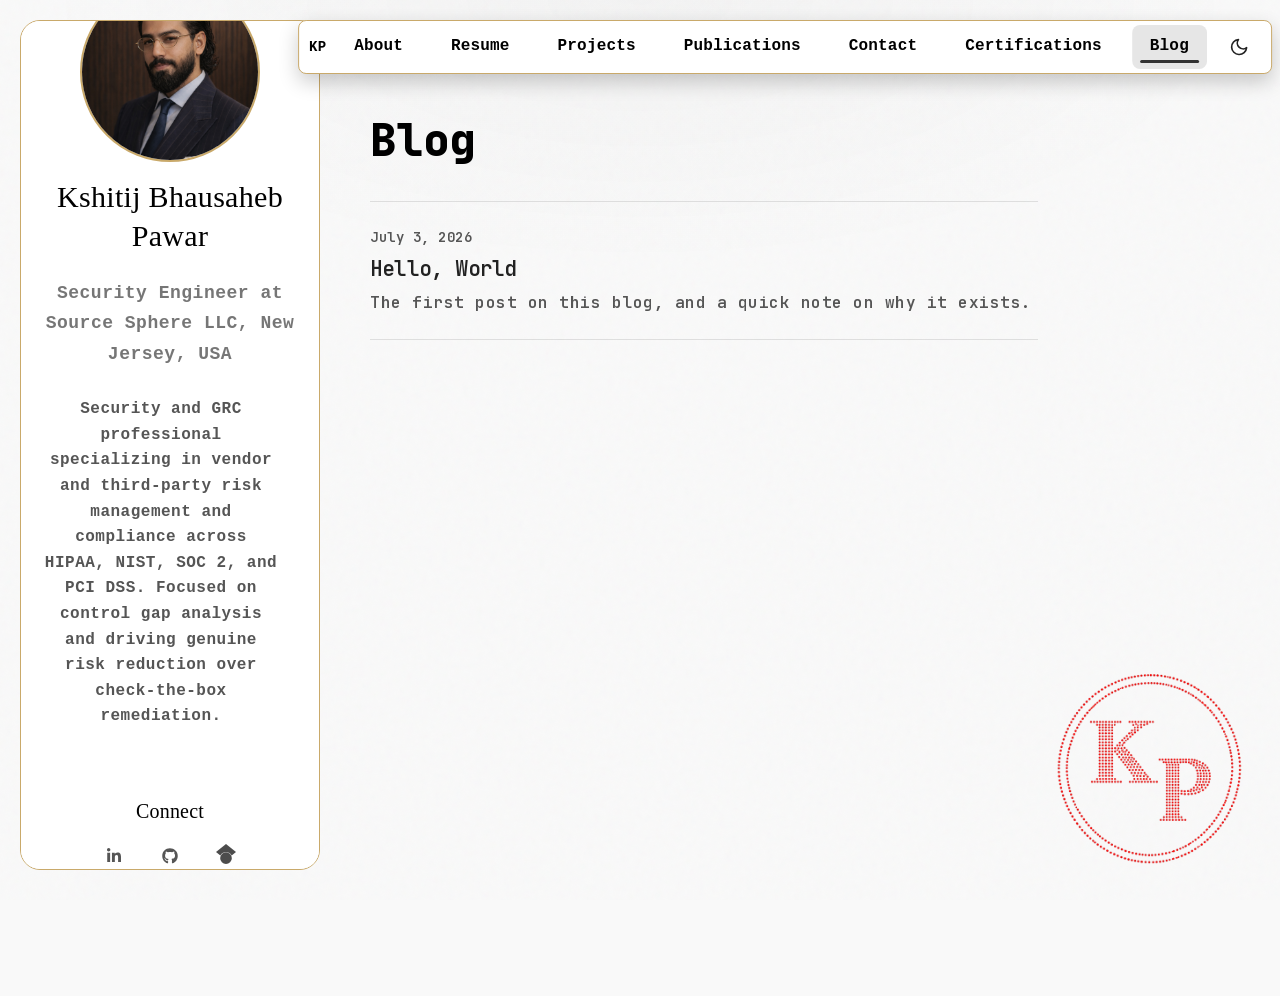
<file: blog/index.html>
<!DOCTYPE html><html lang="en" class="inter_c15e96cb-module__0bjUvq__variable playfair_display_fed1534a-module__F9WnGq__variable jetbrains_mono_6104e6b7-module__s6uLTa__variable"><head><meta charSet="utf-8"/><meta name="viewport" content="width=device-width, initial-scale=1"/><link rel="preload" href="/_next/static/media/2a65768255d6b625-s.p.14by5b4al-y~f.woff2" as="font" crossorigin="" type="font/woff2"/><link rel="preload" href="/_next/static/media/70bc3e132a0a741e-s.p.1409xf.ylxg8g.woff2" as="font" crossorigin="" type="font/woff2"/><link rel="preload" href="/_next/static/media/83afe278b6a6bb3c-s.p.0q-301v4kxxnr.woff2" as="font" crossorigin="" type="font/woff2"/><link rel="preload" as="image" href="/icons/googlescholar.svg"/><link rel="stylesheet" href="/_next/static/chunks/0jflmhk03zsct.css" data-precedence="next"/><link rel="preload" as="script" fetchPriority="low" href="/_next/static/chunks/0x5kalbn40_44.js"/><script src="/_next/static/chunks/0gqduj5elq6n_.js" async=""></script><script src="/_next/static/chunks/08t2o562nea-s.js" async=""></script><script src="/_next/static/chunks/10qgypdaejbkt.js" async=""></script><script src="/_next/static/chunks/turbopack-0_em3j_v.0pjp.js" async=""></script><script src="/_next/static/chunks/0t16ba0kqttca.js" async=""></script><script src="/_next/static/chunks/0s25wp92bhuv~.js" async=""></script><script src="/_next/static/chunks/0yak_ea157e~i.js" async=""></script><meta name="next-size-adjust" content=""/><title>Blog | Kshitij Bhausaheb Pawar</title><meta name="description" content="Short posts on cloud security, IAM, and whatever I’m building."/><meta name="author" content="Kshitij Bhausaheb Pawar"/><meta name="keywords" content="Kshitij Bhausaheb Pawar,Security Engineer,IAM,cloud security,Zero Trust,DevSecOps"/><meta name="creator" content="Kshitij Bhausaheb Pawar"/><meta name="robots" content="index, follow"/><meta name="googlebot" content="index, follow, max-video-preview:-1, max-image-preview:large, max-snippet:-1"/><meta property="og:title" content="Blog | Kshitij Bhausaheb Pawar"/><meta property="og:description" content="Short posts on cloud security, IAM, and whatever I’m building."/><meta property="og:url" content="https://kshitijpwr04.github.io/blog/"/><meta property="og:site_name" content="Kshitij Bhausaheb Pawar"/><meta property="og:locale" content="en_US"/><meta property="og:image" content="https://kshitijpwr04.github.io/images/me.jpg"/><meta property="og:image:width" content="1200"/><meta property="og:image:height" content="630"/><meta property="og:image:alt" content="Kshitij Bhausaheb Pawar"/><meta property="og:type" content="website"/><meta name="twitter:card" content="summary_large_image"/><meta name="twitter:title" content="Blog | Kshitij Bhausaheb Pawar"/><meta name="twitter:description" content="Short posts on cloud security, IAM, and whatever I’m building."/><meta name="twitter:image" content="https://kshitijpwr04.github.io/images/me.jpg"/><link rel="icon" href="/favicon.ico?favicon.022useww-_sz0.ico" sizes="48x48" type="image/x-icon"/><script>(self.__next_s=self.__next_s||[]).push([0,{"children":"(function(){try{var t=window.localStorage.getItem('theme');if(t==='dark'||t==='light'){document.documentElement.setAttribute('data-theme',t)}else if(window.matchMedia('(prefers-color-scheme:dark)').matches){document.documentElement.setAttribute('data-theme','dark')}else{document.documentElement.setAttribute('data-theme','light')}}catch(e){}})();","id":"theme-init"}])</script><script src="/_next/static/chunks/03~yq9q893hmn.js" noModule=""></script></head><body style="font-family:&#x27;Courier New&#x27;, Courier, monospace;font-weight:600;letter-spacing:0.5px;line-height:1.7"><div hidden=""><!--$--><!--/$--></div><div class="site-wrapper"><header class="site-header" style="position:fixed;top:20px;left:calc(50% + 145px);right:auto;transform:translateX(-50%);height:auto;justify-content:center;display:inline-flex;flex-direction:row;width:fit-content;max-width:90vw;align-items:center;gap:10px;padding:4px 10px;border-radius:8px;background:#fff;border:1px solid #c9a96a;color:#000;box-shadow:0 8px 20px rgba(0,0,0,0.2);z-index:1000;line-height:1.2"><a class="site-logo" style="color:#000" href="/"><span class="logo-text" style="font-size:14px">KP</span></a><nav class="nav-links" style="display:inline-flex;gap:12px;width:auto"><a class="nav-link " style="color:#000;font-size:inherit;writing-mode:horizontal-tb;transform:none" href="/about/">About</a><a class="nav-link " style="color:#000;font-size:inherit;writing-mode:horizontal-tb;transform:none" href="/resume/">Resume</a><a class="nav-link " style="color:#000;font-size:inherit;writing-mode:horizontal-tb;transform:none" href="/writing/">Projects</a><a class="nav-link " style="color:#000;font-size:inherit;writing-mode:horizontal-tb;transform:none" href="/stats/">Publications</a><a class="nav-link " style="color:#000;font-size:inherit;writing-mode:horizontal-tb;transform:none" href="/contact/">Contact</a><a class="nav-link " style="color:#000;font-size:inherit;writing-mode:horizontal-tb;transform:none" href="/projects/">Certifications</a><a class="nav-link active" aria-current="page" style="color:#000;font-size:inherit;writing-mode:horizontal-tb;transform:none" href="/blog/">Blog</a></nav><div class="theme-toggle-placeholder"></div><div class="hamburger-container"><nav class="main" id="hamburger-nav"><ul><li class="menu"><button type="button" class="hamburger-button" aria-label="Open navigation menu" aria-expanded="false" aria-controls="mobile-nav-menu"><span class="hamburger-icon"><span></span><span></span><span></span></span></button></li></ul></nav></div></header><div class="site-content"><div class="page-container" style="display:flex;flex-direction:column;width:100%"><main class="page-main" style="width:100%;max-width:min(1200px, 100%);margin-left:auto;margin-right:auto;padding:0 16px;box-sizing:border-box"><section class="blog-page font-mono"><header class="blog-header"><h1 class="page-title">Blog</h1></header><div class="blog-list"><a class="blog-item" href="/blog/hello-world/"><time class="blog-date" dateTime="2026-07-03">July 3, 2026</time><h2 class="blog-item-title">Hello, World</h2><p class="blog-description">The first post on this blog, and a quick note on why it exists.</p></a></div></section></main><div class="sidebar-container" style="display:block;position:fixed;left:20px;top:20px;width:300px;max-width:90vw;height:calc(100vh - 50px);overflow-y:auto;background:var(--color-bg);border:1px solid #c9a96a;padding:40px 20px;border-radius:20px;text-align:center"><div style="display:flex;flex-direction:column;align-items:center;justify-content:center;height:100%"><div style="margin-bottom:40px"><div style="width:180px;height:180px;border-radius:50%;overflow:hidden;margin:0 auto;border:2px solid #c9a96a"><span class="theme-portrait "><img src="/images/me.jpg" alt="Kshitij Bhausaheb Pawar" width="180" height="180" loading="lazy" decoding="async"/></span></div><h2 style="margin-top:15px;color:var(--color-fg-bold);font-family:&#x27;Times New Roman&#x27;, Times, serif;font-weight:400;text-align:center;font-size:30px">Kshitij Bhausaheb Pawar</h2><p style="opacity:0.8;color:var(--color-fg-light);text-align:center;font-size:18px">Security Engineer at Source Sphere LLC, New Jersey, USA</p><p style="margin-top:12px;font-size:16px;line-height:1.6;color:var(--color-fg-light);max-width:240px;text-align:center">Security and GRC professional specializing in vendor and third-party risk management and compliance across HIPAA, NIST, SOC 2, and PCI DSS. Focused on control gap analysis and driving genuine risk reduction over check-the-box remediation.</p></div><div><h4 style="margin-bottom:10px;color:var(--color-fg-bold);font-family:&#x27;Times New Roman&#x27;, Times, serif;font-weight:400;text-align:center;font-size:20px">Connect</h4><ul class="icons"><li><a href="https://www.linkedin.com/in/kshitijpawar04/" aria-label="LinkedIn (opens in new tab)" target="_blank" rel="noopener noreferrer"><svg data-prefix="fab" data-icon="linkedin-in" class="svg-inline--fa fa-linkedin-in size-5" role="img" viewBox="0 0 448 512" aria-hidden="true"><path fill="currentColor" d="M100.3 448l-92.9 0 0-299.1 92.9 0 0 299.1zM53.8 108.1C24.1 108.1 0 83.5 0 53.8 0 39.5 5.7 25.9 15.8 15.8s23.8-15.8 38-15.8 27.9 5.7 38 15.8 15.8 23.8 15.8 38c0 29.7-24.1 54.3-53.8 54.3zM447.9 448l-92.7 0 0-145.6c0-34.7-.7-79.2-48.3-79.2-48.3 0-55.7 37.7-55.7 76.7l0 148.1-92.8 0 0-299.1 89.1 0 0 40.8 1.3 0c12.4-23.5 42.7-48.3 87.9-48.3 94 0 111.3 61.9 111.3 142.3l0 164.3-.1 0z"></path></svg></a></li><li><a href="https://github.com/Kshitijpwr04" aria-label="Github (opens in new tab)" target="_blank" rel="noopener noreferrer"><svg data-prefix="fab" data-icon="github" class="svg-inline--fa fa-github size-5" role="img" viewBox="0 0 512 512" aria-hidden="true"><path fill="currentColor" d="M173.9 397.4c0 2-2.3 3.6-5.2 3.6-3.3 .3-5.6-1.3-5.6-3.6 0-2 2.3-3.6 5.2-3.6 3-.3 5.6 1.3 5.6 3.6zm-31.1-4.5c-.7 2 1.3 4.3 4.3 4.9 2.6 1 5.6 0 6.2-2s-1.3-4.3-4.3-5.2c-2.6-.7-5.5 .3-6.2 2.3zm44.2-1.7c-2.9 .7-4.9 2.6-4.6 4.9 .3 2 2.9 3.3 5.9 2.6 2.9-.7 4.9-2.6 4.6-4.6-.3-1.9-3-3.2-5.9-2.9zM252.8 8c-138.7 0-244.8 105.3-244.8 244 0 110.9 69.8 205.8 169.5 239.2 12.8 2.3 17.3-5.6 17.3-12.1 0-6.2-.3-40.4-.3-61.4 0 0-70 15-84.7-29.8 0 0-11.4-29.1-27.8-36.6 0 0-22.9-15.7 1.6-15.4 0 0 24.9 2 38.6 25.8 21.9 38.6 58.6 27.5 72.9 20.9 2.3-16 8.8-27.1 16-33.7-55.9-6.2-112.3-14.3-112.3-110.5 0-27.5 7.6-41.3 23.6-58.9-2.6-6.5-11.1-33.3 2.6-67.9 20.9-6.5 69 27 69 27 20-5.6 41.5-8.5 62.8-8.5s42.8 2.9 62.8 8.5c0 0 48.1-33.6 69-27 13.7 34.7 5.2 61.4 2.6 67.9 16 17.7 25.8 31.5 25.8 58.9 0 96.5-58.9 104.2-114.8 110.5 9.2 7.9 17 22.9 17 46.4 0 33.7-.3 75.4-.3 83.6 0 6.5 4.6 14.4 17.3 12.1 100-33.2 167.8-128.1 167.8-239 0-138.7-112.5-244-251.2-244zM105.2 352.9c-1.3 1-1 3.3 .7 5.2 1.6 1.6 3.9 2.3 5.2 1 1.3-1 1-3.3-.7-5.2-1.6-1.6-3.9-2.3-5.2-1zm-10.8-8.1c-.7 1.3 .3 2.9 2.3 3.9 1.6 1 3.6 .7 4.3-.7 .7-1.3-.3-2.9-2.3-3.9-2-.6-3.6-.3-4.3 .7zm32.4 35.6c-1.6 1.3-1 4.3 1.3 6.2 2.3 2.3 5.2 2.6 6.5 1 1.3-1.3 .7-4.3-1.3-6.2-2.2-2.3-5.2-2.6-6.5-1zm-11.4-14.7c-1.6 1-1.6 3.6 0 5.9s4.3 3.3 5.6 2.3c1.6-1.3 1.6-3.9 0-6.2-1.4-2.3-4-3.3-5.6-2z"></path></svg></a></li><li><a href="https://scholar.google.com/citations?user=HvHqir4AAAAJ&amp;hl=en&amp;authuser=1" aria-label="Google Scholar (opens in new tab)" target="_blank" rel="noopener noreferrer"><img src="/icons/googlescholar.svg" alt="Google Scholar" class="size-5" style="filter:grayscale(100%) opacity(0.7)"/></a></li></ul></div></div></div></div><!--$--><!--/$--></div></div><script src="/_next/static/chunks/0x5kalbn40_44.js" id="_R_" async=""></script><script>(self.__next_f=self.__next_f||[]).push([0])</script><script>self.__next_f.push([1,"1:\"$Sreact.fragment\"\n2:I[79520,[\"/_next/static/chunks/0t16ba0kqttca.js\",\"/_next/static/chunks/0s25wp92bhuv~.js\"],\"\"]\n3:I[68361,[\"/_next/static/chunks/0t16ba0kqttca.js\",\"/_next/static/chunks/0s25wp92bhuv~.js\"],\"default\"]\n4:I[63665,[\"/_next/static/chunks/0t16ba0kqttca.js\",\"/_next/static/chunks/0s25wp92bhuv~.js\"],\"default\"]\n5:I[39756,[\"/_next/static/chunks/0t16ba0kqttca.js\",\"/_next/static/chunks/0s25wp92bhuv~.js\"],\"default\"]\n6:I[37457,[\"/_next/static/chunks/0t16ba0kqttca.js\",\"/_next/static/chunks/0s25wp92bhuv~.js\"],\"default\"]\n7:I[22016,[\"/_next/static/chunks/0t16ba0kqttca.js\",\"/_next/static/chunks/0s25wp92bhuv~.js\",\"/_next/static/chunks/0yak_ea157e~i.js\"],\"\"]\n8:I[61818,[\"/_next/static/chunks/0t16ba0kqttca.js\",\"/_next/static/chunks/0s25wp92bhuv~.js\",\"/_next/static/chunks/0yak_ea157e~i.js\"],\"default\"]\n9:I[97367,[\"/_next/static/chunks/0t16ba0kqttca.js\",\"/_next/static/chunks/0s25wp92bhuv~.js\"],\"OutletBoundary\"]\na:\"$Sreact.suspense\"\nd:I[97367,[\"/_next/static/chunks/0t16ba0kqttca.js\",\"/_next/static/chunks/0s25wp92bhuv~.js\"],\"ViewportBoundary\"]\nf:I[97367,[\"/_next/static/chunks/0t16ba0kqttca.js\",\"/_next/static/chunks/0s25wp92bhuv~.js\"],\"MetadataBoundary\"]\n11:I[68027,[\"/_next/static/chunks/0t16ba0kqttca.js\",\"/_next/static/chunks/0s25wp92bhuv~.js\"],\"default\",1]\n:HL[\"/_next/static/chunks/0jflmhk03zsct.css\",\"style\"]\n:HL[\"/_next/static/media/2a65768255d6b625-s.p.14by5b4al-y~f.woff2\",\"font\",{\"crossOrigin\":\"\",\"type\":\"font/woff2\"}]\n:HL[\"/_next/static/media/70bc3e132a0a741e-s.p.1409xf.ylxg8g.woff2\",\"font\",{\"crossOrigin\":\"\",\"type\":\"font/woff2\"}]\n:HL[\"/_next/static/media/83afe278b6a6bb3c-s.p.0q-301v4kxxnr.woff2\",\"font\",{\"crossOrigin\":\"\",\"type\":\"font/woff2\"}]\n"])</script><script>self.__next_f.push([1,"0:{\"P\":null,\"c\":[\"\",\"blog\",\"\"],\"q\":\"\",\"i\":false,\"f\":[[[\"\",{\"children\":[\"blog\",{\"children\":[\"__PAGE__\",{}]}]},\"$undefined\",\"$undefined\",16],[[\"$\",\"$1\",\"c\",{\"children\":[[[\"$\",\"link\",\"0\",{\"rel\":\"stylesheet\",\"href\":\"/_next/static/chunks/0jflmhk03zsct.css\",\"precedence\":\"next\",\"crossOrigin\":\"$undefined\",\"nonce\":\"$undefined\"}],[\"$\",\"script\",\"script-0\",{\"src\":\"/_next/static/chunks/0t16ba0kqttca.js\",\"async\":true,\"nonce\":\"$undefined\"}],[\"$\",\"script\",\"script-1\",{\"src\":\"/_next/static/chunks/0s25wp92bhuv~.js\",\"async\":true,\"nonce\":\"$undefined\"}]],[\"$\",\"html\",null,{\"lang\":\"en\",\"className\":\"inter_c15e96cb-module__0bjUvq__variable playfair_display_fed1534a-module__F9WnGq__variable jetbrains_mono_6104e6b7-module__s6uLTa__variable\",\"suppressHydrationWarning\":true,\"children\":[[\"$\",\"head\",null,{\"children\":[\"$\",\"$L2\",null,{\"id\":\"theme-init\",\"strategy\":\"beforeInteractive\",\"children\":\"(function(){try{var t=window.localStorage.getItem('theme');if(t==='dark'||t==='light'){document.documentElement.setAttribute('data-theme',t)}else if(window.matchMedia('(prefers-color-scheme:dark)').matches){document.documentElement.setAttribute('data-theme','dark')}else{document.documentElement.setAttribute('data-theme','light')}}catch(e){}})();\"}]}],[\"$\",\"body\",null,{\"style\":{\"fontFamily\":\"'Courier New', Courier, monospace\",\"fontWeight\":600,\"letterSpacing\":\"0.5px\",\"lineHeight\":\"1.7\"},\"children\":[[\"$\",\"$L3\",null,{}],[\"$\",\"div\",null,{\"className\":\"site-wrapper\",\"children\":[[\"$\",\"$L4\",null,{}],[\"$\",\"div\",null,{\"className\":\"site-content\",\"children\":[\"$\",\"$L5\",null,{\"parallelRouterKey\":\"children\",\"error\":\"$undefined\",\"errorStyles\":\"$undefined\",\"errorScripts\":\"$undefined\",\"template\":[\"$\",\"$L6\",null,{}],\"templateStyles\":\"$undefined\",\"templateScripts\":\"$undefined\",\"notFound\":[[\"$\",\"main\",null,{\"className\":\"not-found-page\",\"children\":[\"$\",\"div\",null,{\"className\":\"not-found-content\",\"children\":[[\"$\",\"span\",null,{\"className\":\"not-found-code\",\"children\":\"404\"}],[\"$\",\"h1\",null,{\"className\":\"not-found-title\",\"children\":\"Page Not Found\"}],[\"$\",\"p\",null,{\"className\":\"not-found-message\",\"children\":\"The page you're looking for doesn't exist or has been moved.\"}],[\"$\",\"div\",null,{\"className\":\"not-found-actions\",\"children\":[[\"$\",\"$L7\",null,{\"href\":\"/\",\"className\":\"not-found-button\",\"children\":\"Go Home\"}],[\"$\",\"$L7\",null,{\"href\":\"/contact\",\"className\":\"not-found-link\",\"children\":\"Contact Me\"}]]}]]}]}],[]],\"forbidden\":\"$undefined\",\"unauthorized\":\"$undefined\"}]}]]}],null]}]]}]]}],{\"children\":[[\"$\",\"$1\",\"c\",{\"children\":[null,[\"$\",\"$L5\",null,{\"parallelRouterKey\":\"children\",\"error\":\"$undefined\",\"errorStyles\":\"$undefined\",\"errorScripts\":\"$undefined\",\"template\":[\"$\",\"$L6\",null,{}],\"templateStyles\":\"$undefined\",\"templateScripts\":\"$undefined\",\"notFound\":\"$undefined\",\"forbidden\":\"$undefined\",\"unauthorized\":\"$undefined\"}]]}],{\"children\":[[\"$\",\"$1\",\"c\",{\"children\":[[\"$\",\"div\",null,{\"className\":\"page-container\",\"style\":{\"display\":\"flex\",\"flexDirection\":\"column\",\"width\":\"100%\"},\"children\":[[\"$\",\"main\",null,{\"className\":\"page-main\",\"style\":{\"width\":\"100%\",\"maxWidth\":\"min(1200px, 100%)\",\"marginLeft\":\"auto\",\"marginRight\":\"auto\",\"padding\":\"0 16px\",\"boxSizing\":\"border-box\"},\"children\":[\"$\",\"section\",null,{\"className\":\"blog-page font-mono\",\"children\":[[\"$\",\"header\",null,{\"className\":\"blog-header\",\"children\":[\"$\",\"h1\",null,{\"className\":\"page-title\",\"children\":\"Blog\"}]}],[\"$\",\"div\",null,{\"className\":\"blog-list\",\"children\":[[\"$\",\"$L7\",\"hello-world\",{\"href\":\"/blog/hello-world\",\"className\":\"blog-item\",\"children\":[[\"$\",\"time\",null,{\"className\":\"blog-date\",\"dateTime\":\"2026-07-03\",\"children\":\"July 3, 2026\"}],[\"$\",\"h2\",null,{\"className\":\"blog-item-title\",\"children\":\"Hello, World\"}],[\"$\",\"p\",null,{\"className\":\"blog-description\",\"children\":\"The first post on this blog, and a quick note on why it exists.\"}]]}]]}]]}]}],[\"$\",\"$L8\",null,{}]]}],[[\"$\",\"script\",\"script-0\",{\"src\":\"/_next/static/chunks/0yak_ea157e~i.js\",\"async\":true,\"nonce\":\"$undefined\"}]],[\"$\",\"$L9\",null,{\"children\":[\"$\",\"$a\",null,{\"name\":\"Next.MetadataOutlet\",\"children\":\"$@b\"}]}]]}],{},null,false,null]},null,false,\"$@c\"]},null,false,null],[\"$\",\"$1\",\"h\",{\"children\":[null,[\"$\",\"$Ld\",null,{\"children\":\"$Le\"}],[\"$\",\"div\",null,{\"hidden\":true,\"children\":[\"$\",\"$Lf\",null,{\"children\":[\"$\",\"$a\",null,{\"name\":\"Next.Metadata\",\"children\":\"$L10\"}]}]}],[\"$\",\"meta\",null,{\"name\":\"next-size-adjust\",\"content\":\"\"}]]}],false]],\"m\":\"$undefined\",\"G\":[\"$11\",[[\"$\",\"link\",\"0\",{\"rel\":\"stylesheet\",\"href\":\"/_next/static/chunks/0jflmhk03zsct.css\",\"precedence\":\"next\",\"crossOrigin\":\"$undefined\",\"nonce\":\"$undefined\"}]]],\"S\":true,\"h\":null,\"s\":\"$undefined\",\"l\":\"$undefined\",\"p\":\"$undefined\",\"d\":\"$undefined\",\"b\":\"5kGWfFYQyrBm1EHEVkkK0\"}\n"])</script><script>self.__next_f.push([1,"12:[]\nc:\"$W12\"\n"])</script><script>self.__next_f.push([1,"e:[[\"$\",\"meta\",\"0\",{\"charSet\":\"utf-8\"}],[\"$\",\"meta\",\"1\",{\"name\":\"viewport\",\"content\":\"width=device-width, initial-scale=1\"}]]\n"])</script><script>self.__next_f.push([1,"13:I[27201,[\"/_next/static/chunks/0t16ba0kqttca.js\",\"/_next/static/chunks/0s25wp92bhuv~.js\"],\"IconMark\"]\nb:null\n"])</script><script>self.__next_f.push([1,"10:[[\"$\",\"title\",\"0\",{\"children\":\"Blog | Kshitij Bhausaheb Pawar\"}],[\"$\",\"meta\",\"1\",{\"name\":\"description\",\"content\":\"Short posts on cloud security, IAM, and whatever I’m building.\"}],[\"$\",\"meta\",\"2\",{\"name\":\"author\",\"content\":\"Kshitij Bhausaheb Pawar\"}],[\"$\",\"meta\",\"3\",{\"name\":\"keywords\",\"content\":\"Kshitij Bhausaheb Pawar,Security Engineer,IAM,cloud security,Zero Trust,DevSecOps\"}],[\"$\",\"meta\",\"4\",{\"name\":\"creator\",\"content\":\"Kshitij Bhausaheb Pawar\"}],[\"$\",\"meta\",\"5\",{\"name\":\"robots\",\"content\":\"index, follow\"}],[\"$\",\"meta\",\"6\",{\"name\":\"googlebot\",\"content\":\"index, follow, max-video-preview:-1, max-image-preview:large, max-snippet:-1\"}],[\"$\",\"meta\",\"7\",{\"property\":\"og:title\",\"content\":\"Blog | Kshitij Bhausaheb Pawar\"}],[\"$\",\"meta\",\"8\",{\"property\":\"og:description\",\"content\":\"Short posts on cloud security, IAM, and whatever I’m building.\"}],[\"$\",\"meta\",\"9\",{\"property\":\"og:url\",\"content\":\"https://kshitijpwr04.github.io/blog/\"}],[\"$\",\"meta\",\"10\",{\"property\":\"og:site_name\",\"content\":\"Kshitij Bhausaheb Pawar\"}],[\"$\",\"meta\",\"11\",{\"property\":\"og:locale\",\"content\":\"en_US\"}],[\"$\",\"meta\",\"12\",{\"property\":\"og:image\",\"content\":\"https://kshitijpwr04.github.io/images/me.jpg\"}],[\"$\",\"meta\",\"13\",{\"property\":\"og:image:width\",\"content\":\"1200\"}],[\"$\",\"meta\",\"14\",{\"property\":\"og:image:height\",\"content\":\"630\"}],[\"$\",\"meta\",\"15\",{\"property\":\"og:image:alt\",\"content\":\"Kshitij Bhausaheb Pawar\"}],[\"$\",\"meta\",\"16\",{\"property\":\"og:type\",\"content\":\"website\"}],[\"$\",\"meta\",\"17\",{\"name\":\"twitter:card\",\"content\":\"summary_large_image\"}],[\"$\",\"meta\",\"18\",{\"name\":\"twitter:title\",\"content\":\"Blog | Kshitij Bhausaheb Pawar\"}],[\"$\",\"meta\",\"19\",{\"name\":\"twitter:description\",\"content\":\"Short posts on cloud security, IAM, and whatever I’m building.\"}],[\"$\",\"meta\",\"20\",{\"name\":\"twitter:image\",\"content\":\"https://kshitijpwr04.github.io/images/me.jpg\"}],[\"$\",\"link\",\"21\",{\"rel\":\"icon\",\"href\":\"/favicon.ico?favicon.022useww-_sz0.ico\",\"sizes\":\"48x48\",\"type\":\"image/x-icon\"}],[\"$\",\"$L13\",\"22\",{}]]\n"])</script></body></html>
</file>
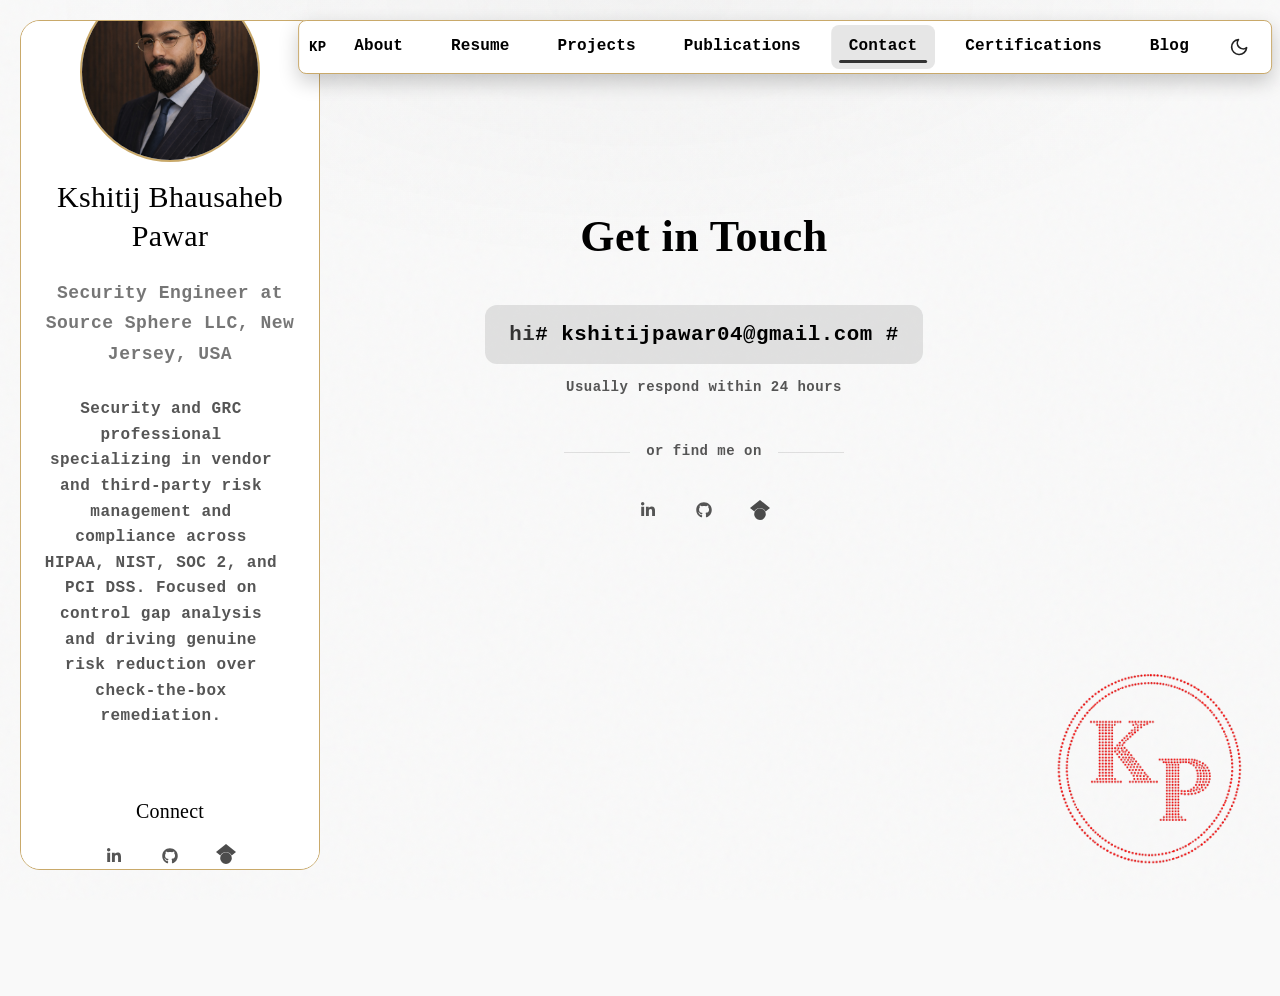
<file: contact/index.html>
<!DOCTYPE html><html lang="en" class="inter_c15e96cb-module__0bjUvq__variable playfair_display_fed1534a-module__F9WnGq__variable jetbrains_mono_6104e6b7-module__s6uLTa__variable"><head><meta charSet="utf-8"/><meta name="viewport" content="width=device-width, initial-scale=1"/><link rel="preload" href="/_next/static/media/2a65768255d6b625-s.p.14by5b4al-y~f.woff2" as="font" crossorigin="" type="font/woff2"/><link rel="preload" href="/_next/static/media/70bc3e132a0a741e-s.p.1409xf.ylxg8g.woff2" as="font" crossorigin="" type="font/woff2"/><link rel="preload" href="/_next/static/media/83afe278b6a6bb3c-s.p.0q-301v4kxxnr.woff2" as="font" crossorigin="" type="font/woff2"/><link rel="preload" href="/icons/googlescholar.svg" as="image"/><link rel="stylesheet" href="/_next/static/chunks/0jflmhk03zsct.css" data-precedence="next"/><link rel="preload" as="script" fetchPriority="low" href="/_next/static/chunks/0x5kalbn40_44.js"/><script src="/_next/static/chunks/0gqduj5elq6n_.js" async=""></script><script src="/_next/static/chunks/08t2o562nea-s.js" async=""></script><script src="/_next/static/chunks/10qgypdaejbkt.js" async=""></script><script src="/_next/static/chunks/turbopack-0_em3j_v.0pjp.js" async=""></script><script src="/_next/static/chunks/0t16ba0kqttca.js" async=""></script><script src="/_next/static/chunks/0s25wp92bhuv~.js" async=""></script><script src="/_next/static/chunks/041qj32v2sw6r.js" async=""></script><script src="/_next/static/chunks/0yak_ea157e~i.js" async=""></script><meta name="next-size-adjust" content=""/><title>Contact | Kshitij Bhausaheb Pawar</title><meta name="description" content="Contact Kshitij Bhausaheb Pawar via email @ kshitijpawar04@gmail.com"/><meta name="author" content="Kshitij Bhausaheb Pawar"/><meta name="keywords" content="Kshitij Bhausaheb Pawar,Security Engineer,IAM,cloud security,Zero Trust,DevSecOps"/><meta name="creator" content="Kshitij Bhausaheb Pawar"/><meta name="robots" content="index, follow"/><meta name="googlebot" content="index, follow, max-video-preview:-1, max-image-preview:large, max-snippet:-1"/><meta property="og:title" content="Contact | Kshitij Bhausaheb Pawar"/><meta property="og:description" content="Contact Kshitij Bhausaheb Pawar via email @ kshitijpawar04@gmail.com"/><meta property="og:url" content="https://kshitijpwr04.github.io/contact/"/><meta property="og:site_name" content="Kshitij Bhausaheb Pawar"/><meta property="og:locale" content="en_US"/><meta property="og:image" content="https://kshitijpwr04.github.io/images/me.jpg"/><meta property="og:image:width" content="1200"/><meta property="og:image:height" content="630"/><meta property="og:image:alt" content="Kshitij Bhausaheb Pawar"/><meta property="og:type" content="website"/><meta name="twitter:card" content="summary_large_image"/><meta name="twitter:title" content="Contact | Kshitij Bhausaheb Pawar"/><meta name="twitter:description" content="Contact Kshitij Bhausaheb Pawar via email @ kshitijpawar04@gmail.com"/><meta name="twitter:image" content="https://kshitijpwr04.github.io/images/me.jpg"/><link rel="icon" href="/favicon.ico?favicon.022useww-_sz0.ico" sizes="48x48" type="image/x-icon"/><script>(self.__next_s=self.__next_s||[]).push([0,{"children":"(function(){try{var t=window.localStorage.getItem('theme');if(t==='dark'||t==='light'){document.documentElement.setAttribute('data-theme',t)}else if(window.matchMedia('(prefers-color-scheme:dark)').matches){document.documentElement.setAttribute('data-theme','dark')}else{document.documentElement.setAttribute('data-theme','light')}}catch(e){}})();","id":"theme-init"}])</script><script src="/_next/static/chunks/03~yq9q893hmn.js" noModule=""></script></head><body style="font-family:&#x27;Courier New&#x27;, Courier, monospace;font-weight:600;letter-spacing:0.5px;line-height:1.7"><div hidden=""><!--$--><!--/$--></div><div class="site-wrapper"><header class="site-header" style="position:fixed;top:20px;left:calc(50% + 145px);right:auto;transform:translateX(-50%);height:auto;justify-content:center;display:inline-flex;flex-direction:row;width:fit-content;max-width:90vw;align-items:center;gap:10px;padding:4px 10px;border-radius:8px;background:#fff;border:1px solid #c9a96a;color:#000;box-shadow:0 8px 20px rgba(0,0,0,0.2);z-index:1000;line-height:1.2"><a class="site-logo" style="color:#000" href="/"><span class="logo-text" style="font-size:14px">KP</span></a><nav class="nav-links" style="display:inline-flex;gap:12px;width:auto"><a class="nav-link " style="color:#000;font-size:inherit;writing-mode:horizontal-tb;transform:none" href="/about/">About</a><a class="nav-link " style="color:#000;font-size:inherit;writing-mode:horizontal-tb;transform:none" href="/resume/">Resume</a><a class="nav-link " style="color:#000;font-size:inherit;writing-mode:horizontal-tb;transform:none" href="/writing/">Projects</a><a class="nav-link " style="color:#000;font-size:inherit;writing-mode:horizontal-tb;transform:none" href="/stats/">Publications</a><a class="nav-link active" aria-current="page" style="color:#000;font-size:inherit;writing-mode:horizontal-tb;transform:none" href="/contact/">Contact</a><a class="nav-link " style="color:#000;font-size:inherit;writing-mode:horizontal-tb;transform:none" href="/projects/">Certifications</a><a class="nav-link " style="color:#000;font-size:inherit;writing-mode:horizontal-tb;transform:none" href="/blog/">Blog</a></nav><div class="theme-toggle-placeholder"></div><div class="hamburger-container"><nav class="main" id="hamburger-nav"><ul><li class="menu"><button type="button" class="hamburger-button" aria-label="Open navigation menu" aria-expanded="false" aria-controls="mobile-nav-menu"><span class="hamburger-icon"><span></span><span></span><span></span></span></button></li></ul></nav></div></header><div class="site-content"><div class="page-container" style="display:flex;flex-direction:column;width:100%"><main class="page-main" style="width:100%;max-width:min(1200px, 100%);margin-left:auto;margin-right:auto;padding:0 16px;box-sizing:border-box"><section class="contact-page"><header class="contact-header"><h1 class="page-title">Get in Touch</h1></header><div class="contact-content"><div class="contact-email-block"><div class="contact-email-container"><a href="mailto:hi- kshitijpawar04@gmail.com" class="contact-email-link"><span class="contact-email-prefix">hi</span><span class="contact-email-domain">#  kshitijpawar04@gmail.com  #</span></a></div><p class="contact-hint">Usually respond within 24 hours</p></div><div class="contact-divider"><span>or find me on</span></div><ul class="icons"><li><a href="https://www.linkedin.com/in/kshitijpawar04/" aria-label="LinkedIn (opens in new tab)" target="_blank" rel="noopener noreferrer"><svg data-prefix="fab" data-icon="linkedin-in" class="svg-inline--fa fa-linkedin-in size-5" role="img" viewBox="0 0 448 512" aria-hidden="true"><path fill="currentColor" d="M100.3 448l-92.9 0 0-299.1 92.9 0 0 299.1zM53.8 108.1C24.1 108.1 0 83.5 0 53.8 0 39.5 5.7 25.9 15.8 15.8s23.8-15.8 38-15.8 27.9 5.7 38 15.8 15.8 23.8 15.8 38c0 29.7-24.1 54.3-53.8 54.3zM447.9 448l-92.7 0 0-145.6c0-34.7-.7-79.2-48.3-79.2-48.3 0-55.7 37.7-55.7 76.7l0 148.1-92.8 0 0-299.1 89.1 0 0 40.8 1.3 0c12.4-23.5 42.7-48.3 87.9-48.3 94 0 111.3 61.9 111.3 142.3l0 164.3-.1 0z"></path></svg></a></li><li><a href="https://github.com/Kshitijpwr04" aria-label="Github (opens in new tab)" target="_blank" rel="noopener noreferrer"><svg data-prefix="fab" data-icon="github" class="svg-inline--fa fa-github size-5" role="img" viewBox="0 0 512 512" aria-hidden="true"><path fill="currentColor" d="M173.9 397.4c0 2-2.3 3.6-5.2 3.6-3.3 .3-5.6-1.3-5.6-3.6 0-2 2.3-3.6 5.2-3.6 3-.3 5.6 1.3 5.6 3.6zm-31.1-4.5c-.7 2 1.3 4.3 4.3 4.9 2.6 1 5.6 0 6.2-2s-1.3-4.3-4.3-5.2c-2.6-.7-5.5 .3-6.2 2.3zm44.2-1.7c-2.9 .7-4.9 2.6-4.6 4.9 .3 2 2.9 3.3 5.9 2.6 2.9-.7 4.9-2.6 4.6-4.6-.3-1.9-3-3.2-5.9-2.9zM252.8 8c-138.7 0-244.8 105.3-244.8 244 0 110.9 69.8 205.8 169.5 239.2 12.8 2.3 17.3-5.6 17.3-12.1 0-6.2-.3-40.4-.3-61.4 0 0-70 15-84.7-29.8 0 0-11.4-29.1-27.8-36.6 0 0-22.9-15.7 1.6-15.4 0 0 24.9 2 38.6 25.8 21.9 38.6 58.6 27.5 72.9 20.9 2.3-16 8.8-27.1 16-33.7-55.9-6.2-112.3-14.3-112.3-110.5 0-27.5 7.6-41.3 23.6-58.9-2.6-6.5-11.1-33.3 2.6-67.9 20.9-6.5 69 27 69 27 20-5.6 41.5-8.5 62.8-8.5s42.8 2.9 62.8 8.5c0 0 48.1-33.6 69-27 13.7 34.7 5.2 61.4 2.6 67.9 16 17.7 25.8 31.5 25.8 58.9 0 96.5-58.9 104.2-114.8 110.5 9.2 7.9 17 22.9 17 46.4 0 33.7-.3 75.4-.3 83.6 0 6.5 4.6 14.4 17.3 12.1 100-33.2 167.8-128.1 167.8-239 0-138.7-112.5-244-251.2-244zM105.2 352.9c-1.3 1-1 3.3 .7 5.2 1.6 1.6 3.9 2.3 5.2 1 1.3-1 1-3.3-.7-5.2-1.6-1.6-3.9-2.3-5.2-1zm-10.8-8.1c-.7 1.3 .3 2.9 2.3 3.9 1.6 1 3.6 .7 4.3-.7 .7-1.3-.3-2.9-2.3-3.9-2-.6-3.6-.3-4.3 .7zm32.4 35.6c-1.6 1.3-1 4.3 1.3 6.2 2.3 2.3 5.2 2.6 6.5 1 1.3-1.3 .7-4.3-1.3-6.2-2.2-2.3-5.2-2.6-6.5-1zm-11.4-14.7c-1.6 1-1.6 3.6 0 5.9s4.3 3.3 5.6 2.3c1.6-1.3 1.6-3.9 0-6.2-1.4-2.3-4-3.3-5.6-2z"></path></svg></a></li><li><a href="https://scholar.google.com/citations?user=HvHqir4AAAAJ&amp;hl=en&amp;authuser=1" aria-label="Google Scholar (opens in new tab)" target="_blank" rel="noopener noreferrer"><img src="/icons/googlescholar.svg" alt="Google Scholar" class="size-5" style="filter:grayscale(100%) opacity(0.7)"/></a></li></ul></div></section></main><div class="sidebar-container" style="display:block;position:fixed;left:20px;top:20px;width:300px;max-width:90vw;height:calc(100vh - 50px);overflow-y:auto;background:var(--color-bg);border:1px solid #c9a96a;padding:40px 20px;border-radius:20px;text-align:center"><div style="display:flex;flex-direction:column;align-items:center;justify-content:center;height:100%"><div style="margin-bottom:40px"><div style="width:180px;height:180px;border-radius:50%;overflow:hidden;margin:0 auto;border:2px solid #c9a96a"><span class="theme-portrait "><img src="/images/me.jpg" alt="Kshitij Bhausaheb Pawar" width="180" height="180" loading="lazy" decoding="async"/></span></div><h2 style="margin-top:15px;color:var(--color-fg-bold);font-family:&#x27;Times New Roman&#x27;, Times, serif;font-weight:400;text-align:center;font-size:30px">Kshitij Bhausaheb Pawar</h2><p style="opacity:0.8;color:var(--color-fg-light);text-align:center;font-size:18px">Security Engineer at Source Sphere LLC, New Jersey, USA</p><p style="margin-top:12px;font-size:16px;line-height:1.6;color:var(--color-fg-light);max-width:240px;text-align:center">Security and GRC professional specializing in vendor and third-party risk management and compliance across HIPAA, NIST, SOC 2, and PCI DSS. Focused on control gap analysis and driving genuine risk reduction over check-the-box remediation.</p></div><div><h4 style="margin-bottom:10px;color:var(--color-fg-bold);font-family:&#x27;Times New Roman&#x27;, Times, serif;font-weight:400;text-align:center;font-size:20px">Connect</h4><ul class="icons"><li><a href="https://www.linkedin.com/in/kshitijpawar04/" aria-label="LinkedIn (opens in new tab)" target="_blank" rel="noopener noreferrer"><svg data-prefix="fab" data-icon="linkedin-in" class="svg-inline--fa fa-linkedin-in size-5" role="img" viewBox="0 0 448 512" aria-hidden="true"><path fill="currentColor" d="M100.3 448l-92.9 0 0-299.1 92.9 0 0 299.1zM53.8 108.1C24.1 108.1 0 83.5 0 53.8 0 39.5 5.7 25.9 15.8 15.8s23.8-15.8 38-15.8 27.9 5.7 38 15.8 15.8 23.8 15.8 38c0 29.7-24.1 54.3-53.8 54.3zM447.9 448l-92.7 0 0-145.6c0-34.7-.7-79.2-48.3-79.2-48.3 0-55.7 37.7-55.7 76.7l0 148.1-92.8 0 0-299.1 89.1 0 0 40.8 1.3 0c12.4-23.5 42.7-48.3 87.9-48.3 94 0 111.3 61.9 111.3 142.3l0 164.3-.1 0z"></path></svg></a></li><li><a href="https://github.com/Kshitijpwr04" aria-label="Github (opens in new tab)" target="_blank" rel="noopener noreferrer"><svg data-prefix="fab" data-icon="github" class="svg-inline--fa fa-github size-5" role="img" viewBox="0 0 512 512" aria-hidden="true"><path fill="currentColor" d="M173.9 397.4c0 2-2.3 3.6-5.2 3.6-3.3 .3-5.6-1.3-5.6-3.6 0-2 2.3-3.6 5.2-3.6 3-.3 5.6 1.3 5.6 3.6zm-31.1-4.5c-.7 2 1.3 4.3 4.3 4.9 2.6 1 5.6 0 6.2-2s-1.3-4.3-4.3-5.2c-2.6-.7-5.5 .3-6.2 2.3zm44.2-1.7c-2.9 .7-4.9 2.6-4.6 4.9 .3 2 2.9 3.3 5.9 2.6 2.9-.7 4.9-2.6 4.6-4.6-.3-1.9-3-3.2-5.9-2.9zM252.8 8c-138.7 0-244.8 105.3-244.8 244 0 110.9 69.8 205.8 169.5 239.2 12.8 2.3 17.3-5.6 17.3-12.1 0-6.2-.3-40.4-.3-61.4 0 0-70 15-84.7-29.8 0 0-11.4-29.1-27.8-36.6 0 0-22.9-15.7 1.6-15.4 0 0 24.9 2 38.6 25.8 21.9 38.6 58.6 27.5 72.9 20.9 2.3-16 8.8-27.1 16-33.7-55.9-6.2-112.3-14.3-112.3-110.5 0-27.5 7.6-41.3 23.6-58.9-2.6-6.5-11.1-33.3 2.6-67.9 20.9-6.5 69 27 69 27 20-5.6 41.5-8.5 62.8-8.5s42.8 2.9 62.8 8.5c0 0 48.1-33.6 69-27 13.7 34.7 5.2 61.4 2.6 67.9 16 17.7 25.8 31.5 25.8 58.9 0 96.5-58.9 104.2-114.8 110.5 9.2 7.9 17 22.9 17 46.4 0 33.7-.3 75.4-.3 83.6 0 6.5 4.6 14.4 17.3 12.1 100-33.2 167.8-128.1 167.8-239 0-138.7-112.5-244-251.2-244zM105.2 352.9c-1.3 1-1 3.3 .7 5.2 1.6 1.6 3.9 2.3 5.2 1 1.3-1 1-3.3-.7-5.2-1.6-1.6-3.9-2.3-5.2-1zm-10.8-8.1c-.7 1.3 .3 2.9 2.3 3.9 1.6 1 3.6 .7 4.3-.7 .7-1.3-.3-2.9-2.3-3.9-2-.6-3.6-.3-4.3 .7zm32.4 35.6c-1.6 1.3-1 4.3 1.3 6.2 2.3 2.3 5.2 2.6 6.5 1 1.3-1.3 .7-4.3-1.3-6.2-2.2-2.3-5.2-2.6-6.5-1zm-11.4-14.7c-1.6 1-1.6 3.6 0 5.9s4.3 3.3 5.6 2.3c1.6-1.3 1.6-3.9 0-6.2-1.4-2.3-4-3.3-5.6-2z"></path></svg></a></li><li><a href="https://scholar.google.com/citations?user=HvHqir4AAAAJ&amp;hl=en&amp;authuser=1" aria-label="Google Scholar (opens in new tab)" target="_blank" rel="noopener noreferrer"><img src="/icons/googlescholar.svg" alt="Google Scholar" class="size-5" style="filter:grayscale(100%) opacity(0.7)"/></a></li></ul></div></div></div></div><!--$--><!--/$--></div></div><script src="/_next/static/chunks/0x5kalbn40_44.js" id="_R_" async=""></script><script>(self.__next_f=self.__next_f||[]).push([0])</script><script>self.__next_f.push([1,"1:\"$Sreact.fragment\"\n2:I[79520,[\"/_next/static/chunks/0t16ba0kqttca.js\",\"/_next/static/chunks/0s25wp92bhuv~.js\"],\"\"]\n3:I[68361,[\"/_next/static/chunks/0t16ba0kqttca.js\",\"/_next/static/chunks/0s25wp92bhuv~.js\"],\"default\"]\n4:I[63665,[\"/_next/static/chunks/0t16ba0kqttca.js\",\"/_next/static/chunks/0s25wp92bhuv~.js\"],\"default\"]\n5:I[39756,[\"/_next/static/chunks/0t16ba0kqttca.js\",\"/_next/static/chunks/0s25wp92bhuv~.js\"],\"default\"]\n6:I[37457,[\"/_next/static/chunks/0t16ba0kqttca.js\",\"/_next/static/chunks/0s25wp92bhuv~.js\"],\"default\"]\n7:I[22016,[\"/_next/static/chunks/0t16ba0kqttca.js\",\"/_next/static/chunks/0s25wp92bhuv~.js\"],\"\"]\n8:I[62349,[\"/_next/static/chunks/0t16ba0kqttca.js\",\"/_next/static/chunks/0s25wp92bhuv~.js\",\"/_next/static/chunks/041qj32v2sw6r.js\",\"/_next/static/chunks/0yak_ea157e~i.js\"],\"default\"]\n11:I[68027,[\"/_next/static/chunks/0t16ba0kqttca.js\",\"/_next/static/chunks/0s25wp92bhuv~.js\"],\"default\",1]\n:HL[\"/_next/static/chunks/0jflmhk03zsct.css\",\"style\"]\n:HL[\"/_next/static/media/2a65768255d6b625-s.p.14by5b4al-y~f.woff2\",\"font\",{\"crossOrigin\":\"\",\"type\":\"font/woff2\"}]\n:HL[\"/_next/static/media/70bc3e132a0a741e-s.p.1409xf.ylxg8g.woff2\",\"font\",{\"crossOrigin\":\"\",\"type\":\"font/woff2\"}]\n:HL[\"/_next/static/media/83afe278b6a6bb3c-s.p.0q-301v4kxxnr.woff2\",\"font\",{\"crossOrigin\":\"\",\"type\":\"font/woff2\"}]\n"])</script><script>self.__next_f.push([1,"0:{\"P\":null,\"c\":[\"\",\"contact\",\"\"],\"q\":\"\",\"i\":false,\"f\":[[[\"\",{\"children\":[\"contact\",{\"children\":[\"__PAGE__\",{}]}]},\"$undefined\",\"$undefined\",16],[[\"$\",\"$1\",\"c\",{\"children\":[[[\"$\",\"link\",\"0\",{\"rel\":\"stylesheet\",\"href\":\"/_next/static/chunks/0jflmhk03zsct.css\",\"precedence\":\"next\",\"crossOrigin\":\"$undefined\",\"nonce\":\"$undefined\"}],[\"$\",\"script\",\"script-0\",{\"src\":\"/_next/static/chunks/0t16ba0kqttca.js\",\"async\":true,\"nonce\":\"$undefined\"}],[\"$\",\"script\",\"script-1\",{\"src\":\"/_next/static/chunks/0s25wp92bhuv~.js\",\"async\":true,\"nonce\":\"$undefined\"}]],[\"$\",\"html\",null,{\"lang\":\"en\",\"className\":\"inter_c15e96cb-module__0bjUvq__variable playfair_display_fed1534a-module__F9WnGq__variable jetbrains_mono_6104e6b7-module__s6uLTa__variable\",\"suppressHydrationWarning\":true,\"children\":[[\"$\",\"head\",null,{\"children\":[\"$\",\"$L2\",null,{\"id\":\"theme-init\",\"strategy\":\"beforeInteractive\",\"children\":\"(function(){try{var t=window.localStorage.getItem('theme');if(t==='dark'||t==='light'){document.documentElement.setAttribute('data-theme',t)}else if(window.matchMedia('(prefers-color-scheme:dark)').matches){document.documentElement.setAttribute('data-theme','dark')}else{document.documentElement.setAttribute('data-theme','light')}}catch(e){}})();\"}]}],[\"$\",\"body\",null,{\"style\":{\"fontFamily\":\"'Courier New', Courier, monospace\",\"fontWeight\":600,\"letterSpacing\":\"0.5px\",\"lineHeight\":\"1.7\"},\"children\":[[\"$\",\"$L3\",null,{}],[\"$\",\"div\",null,{\"className\":\"site-wrapper\",\"children\":[[\"$\",\"$L4\",null,{}],[\"$\",\"div\",null,{\"className\":\"site-content\",\"children\":[\"$\",\"$L5\",null,{\"parallelRouterKey\":\"children\",\"error\":\"$undefined\",\"errorStyles\":\"$undefined\",\"errorScripts\":\"$undefined\",\"template\":[\"$\",\"$L6\",null,{}],\"templateStyles\":\"$undefined\",\"templateScripts\":\"$undefined\",\"notFound\":[[\"$\",\"main\",null,{\"className\":\"not-found-page\",\"children\":[\"$\",\"div\",null,{\"className\":\"not-found-content\",\"children\":[[\"$\",\"span\",null,{\"className\":\"not-found-code\",\"children\":\"404\"}],[\"$\",\"h1\",null,{\"className\":\"not-found-title\",\"children\":\"Page Not Found\"}],[\"$\",\"p\",null,{\"className\":\"not-found-message\",\"children\":\"The page you're looking for doesn't exist or has been moved.\"}],[\"$\",\"div\",null,{\"className\":\"not-found-actions\",\"children\":[[\"$\",\"$L7\",null,{\"href\":\"/\",\"className\":\"not-found-button\",\"children\":\"Go Home\"}],[\"$\",\"$L7\",null,{\"href\":\"/contact\",\"className\":\"not-found-link\",\"children\":\"Contact Me\"}]]}]]}]}],[]],\"forbidden\":\"$undefined\",\"unauthorized\":\"$undefined\"}]}]]}],null]}]]}]]}],{\"children\":[[\"$\",\"$1\",\"c\",{\"children\":[null,[\"$\",\"$L5\",null,{\"parallelRouterKey\":\"children\",\"error\":\"$undefined\",\"errorStyles\":\"$undefined\",\"errorScripts\":\"$undefined\",\"template\":[\"$\",\"$L6\",null,{}],\"templateStyles\":\"$undefined\",\"templateScripts\":\"$undefined\",\"notFound\":\"$undefined\",\"forbidden\":\"$undefined\",\"unauthorized\":\"$undefined\"}]]}],{\"children\":[[\"$\",\"$1\",\"c\",{\"children\":[[\"$\",\"div\",null,{\"className\":\"page-container\",\"style\":{\"display\":\"flex\",\"flexDirection\":\"column\",\"width\":\"100%\"},\"children\":[[\"$\",\"main\",null,{\"className\":\"page-main\",\"style\":{\"width\":\"100%\",\"maxWidth\":\"min(1200px, 100%)\",\"marginLeft\":\"auto\",\"marginRight\":\"auto\",\"padding\":\"0 16px\",\"boxSizing\":\"border-box\"},\"children\":[\"$\",\"section\",null,{\"className\":\"contact-page\",\"children\":[[\"$\",\"header\",null,{\"className\":\"contact-header\",\"children\":[\"$\",\"h1\",null,{\"className\":\"page-title\",\"children\":\"Get in Touch\"}]}],[\"$\",\"div\",null,{\"className\":\"contact-content\",\"children\":[[\"$\",\"div\",null,{\"className\":\"contact-email-block\",\"children\":[[\"$\",\"$L8\",null,{}],[\"$\",\"p\",null,{\"className\":\"contact-hint\",\"children\":\"Usually respond within 24 hours\"}]]}],[\"$\",\"div\",null,{\"className\":\"contact-divider\",\"children\":[\"$\",\"span\",null,{\"children\":\"or find me on\"}]}],[\"$\",\"ul\",null,{\"className\":\"icons\",\"children\":[[\"$\",\"li\",\"LinkedIn\",{\"children\":[\"$\",\"a\",null,{\"href\":\"https://www.linkedin.com/in/kshitijpawar04/\",\"aria-label\":\"LinkedIn (opens in new tab)\",\"target\":\"_blank\",\"rel\":\"noopener noreferrer\",\"children\":[\"$\",\"svg\",null,{\"data-prefix\":\"fab\",\"data-icon\":\"linkedin-in\",\"className\":\"svg-inline--fa fa-linkedin-in size-5\",\"role\":\"img\",\"viewBox\":\"0 0 448 512\",\"aria-hidden\":\"true\",\"ref\":\"$undefined\",\"children\":[\"$\",\"path\",null,{\"fill\":\"currentColor\",\"d\":\"M100.3 448l-92.9 0 0-299.1 92.9 0 0 299.1zM53.8 108.1C24.1 108.1 0 83.5 0 53.8 0 39.5 5.7 25.9 15.8 15.8s23.8-15.8 38-15.8 27.9 5.7 38 15.8 15.8 23.8 15.8 38c0 29.7-24.1 54.3-53.8 54.3zM447.9 448l-92.7 0 0-145.6c0-34.7-.7-79.2-48.3-79.2-48.3 0-55.7 37.7-55.7 76.7l0 148.1-92.8 0 0-299.1 89.1 0 0 40.8 1.3 0c12.4-23.5 42.7-48.3 87.9-48.3 94 0 111.3 61.9 111.3 142.3l0 164.3-.1 0z\"}]}]}]}],[\"$\",\"li\",\"Github\",{\"children\":[\"$\",\"a\",null,{\"href\":\"https://github.com/Kshitijpwr04\",\"aria-label\":\"Github (opens in new tab)\",\"target\":\"_blank\",\"rel\":\"noopener noreferrer\",\"children\":\"$L9\"}]}],\"$La\"]}]]}]]}]}],\"$Lb\"]}],[\"$Lc\",\"$Ld\"],\"$Le\"]}],{},null,false,null]},null,false,\"$@f\"]},null,false,null],\"$L10\",false]],\"m\":\"$undefined\",\"G\":[\"$11\",[\"$L12\"]],\"S\":true,\"h\":null,\"s\":\"$undefined\",\"l\":\"$undefined\",\"p\":\"$undefined\",\"d\":\"$undefined\",\"b\":\"5kGWfFYQyrBm1EHEVkkK0\"}\n"])</script><script>self.__next_f.push([1,"14:I[61818,[\"/_next/static/chunks/0t16ba0kqttca.js\",\"/_next/static/chunks/0s25wp92bhuv~.js\",\"/_next/static/chunks/041qj32v2sw6r.js\",\"/_next/static/chunks/0yak_ea157e~i.js\"],\"default\"]\n15:I[97367,[\"/_next/static/chunks/0t16ba0kqttca.js\",\"/_next/static/chunks/0s25wp92bhuv~.js\"],\"OutletBoundary\"]\n16:\"$Sreact.suspense\"\n19:I[97367,[\"/_next/static/chunks/0t16ba0kqttca.js\",\"/_next/static/chunks/0s25wp92bhuv~.js\"],\"ViewportBoundary\"]\n1b:I[97367,[\"/_next/static/chunks/0t16ba0kqttca.js\",\"/_next/static/chunks/0s25wp92bhuv~.js\"],\"MetadataBoundary\"]\n:HL[\"/icons/googlescholar.svg\",\"image\"]\n13:T527,M173.9 397.4c0 2-2.3 3.6-5.2 3.6-3.3 .3-5.6-1.3-5.6-3.6 0-2 2.3-3.6 5.2-3.6 3-.3 5.6 1.3 5.6 3.6zm-31.1-4.5c-.7 2 1.3 4.3 4.3 4.9 2.6 1 5.6 0 6.2-2s-1.3-4.3-4.3-5.2c-2.6-.7-5.5 .3-6.2 2.3zm44.2-1.7c-2.9 .7-4.9 2.6-4.6 4.9 .3 2 2.9 3.3 5.9 2.6 2.9-.7 4.9-2.6 4.6-4.6-.3-1.9-3-3.2-5.9-2.9zM252.8 8c-138.7 0-244.8 105.3-244.8 244 0 110.9 69.8 205.8 169.5 239.2 12.8 2.3 17.3-5.6 17.3-12.1 0-6.2-.3-40.4-.3-61.4 0 0-70 15-84.7-29.8 0 0-11.4-29.1-27.8-36.6 0 0-22.9-15.7 1.6-15.4 0 0 24.9 2 38.6 25.8 21.9 38.6 58.6 27.5 72.9 20.9 2.3-16 8.8-27.1 16-33.7-55.9-6.2-112.3-14.3-112.3-110.5 0-27.5 7.6-41.3 23.6-58.9-2.6-6.5-11.1-33.3 2.6-67.9 20.9-6.5 69 27 69 27 20-5.6 41.5-8.5 62.8-8.5s42.8 2.9 62.8 8.5c0 0 48.1-33.6 69-27 13.7 34.7 5.2 61.4 2.6 67.9 16 17.7 25.8 31.5 25.8 58.9 0 96.5-58.9 104.2-114.8 110.5 9.2 7.9 17 22.9 17 46.4 0 33.7-.3 75.4-.3 83.6 0 6.5 4.6 14.4 17.3 12.1 100-33.2 167.8-128.1 167.8-239 0-138.7-112.5-244-251.2-244zM105.2 352.9c-1.3 1-1 3.3 .7 5.2 1.6 1.6 3.9 2.3 5.2 1 1.3-1 1-3.3-.7-5.2-1.6-1.6-3.9-2.3-5.2-1zm-10.8-8.1c-.7 1.3 .3 2.9 2.3 3.9 1.6 1 3.6 .7 4.3-.7 .7-1.3-.3-2.9-2.3-3.9-2-.6-3.6-.3-4.3 .7zm32.4 35.6c-1.6 1.3-1 4.3 1.3 6.2 2.3 2.3 5.2 2.6 6.5 1 1.3-1.3 .7-4.3-1.3-6.2-2.2-2.3-5.2-2.6-6.5-1zm-11.4-14.7c-1.6 1-1.6 3.6 0 5.9s4.3 3.3 5.6 2.3c1.6-1.3 1.6-3.9 0-6.2-1.4-2.3-4-3.3-5.6-2z9:[\"$\",\"svg\",null,{\"data-prefix\":\"fab\",\"data-icon\":\"github\",\"className\":\"svg-inline--fa fa-github size-5\",\"role\":\"img\",\"viewBox\":\"0 0 512 512\",\"aria-hidden\":\"true\",\"ref\":\"$undefined\",\"children\":[\"$\",\"path\",null,{\"fill\":\"currentColor\",\"d\":\"$13\"}]}]\na:[\"$\",\"li\",\"Google Scholar\",{\"children\":[\"$\",\"a\",null,{\"href\":\"https://scholar.google.com/citations?user=HvHqir4AAAAJ\u0026hl=en\u0026authuser=1\",\"aria-label\":\"Google Scholar (opens in new tab)\",\"target\":\"_blank\",\"rel\":\"noopener noreferrer\",\"children\":[\"$\",\"img\",null,{\"src\":\"/icons/googlescholar.svg\",\"alt\":\"Google Scholar\",\"className\":\"size-5\",\"style\":{\"filter\":\"grayscale(100%) opacity(0.7)\"}}]}]}]\nb:[\"$\",\"$L14\",null,{}]\nc:[\"$\",\"script\",\"script-0\",{\"src\":\"/_next/static/chunks/041qj32v2sw6r.js\",\"async\":true,\"nonce\":\"$undefined\"}]\nd:[\"$\",\"script\",\"script-1\",{\"src\":\"/_next/static/chunks/0yak_ea157e~i.js\",\"async\":true,\"nonce\":\"$undefined\"}]\ne:[\"$\",\"$L15\",null,{\"children\":[\"$\",\"$16\",null,{\"name\":\"Next.MetadataOutlet\",\"children\":\"$@17\"}]}]\n18:[]\nf:\"$W18\"\n10:[\"$\",\"$1\",\"h\",{\"children\":[null,[\"$\",\"$L19\",null,{\"children\":\"$L1a\"}],[\"$\",\"div\",null,{\"hidden\":true,\"children\":[\"$\",\"$L1b\",null,{\"children\":[\"$\",\"$16\",null,{\"name\":\"Next.Metadata\",\"children\":\"$L1c\"}]}]}],[\"$\",\"meta\",null,{\"name\":\"next-size-adjust\",\"content\":\"\"}]]}]\n12:[\"$\",\"link\",\"0\",{\"rel\":\"stylesheet\",\"href\":\"/_next/static/chunks/0jflmhk03zsct.css\",\"precedence\":\"next\",\"crossOrigin\":\"$undefined\",\"nonce\":\"$undefined\"}]\n"])</script><script>self.__next_f.push([1,"1a:[[\"$\",\"meta\",\"0\",{\"charSet\":\"utf-8\"}],[\"$\",\"meta\",\"1\",{\"name\":\"viewport\",\"content\":\"width=device-width, initial-scale=1\"}]]\n"])</script><script>self.__next_f.push([1,"1d:I[27201,[\"/_next/static/chunks/0t16ba0kqttca.js\",\"/_next/static/chunks/0s25wp92bhuv~.js\"],\"IconMark\"]\n17:null\n"])</script><script>self.__next_f.push([1,"1c:[[\"$\",\"title\",\"0\",{\"children\":\"Contact | Kshitij Bhausaheb Pawar\"}],[\"$\",\"meta\",\"1\",{\"name\":\"description\",\"content\":\"Contact Kshitij Bhausaheb Pawar via email @ kshitijpawar04@gmail.com\"}],[\"$\",\"meta\",\"2\",{\"name\":\"author\",\"content\":\"Kshitij Bhausaheb Pawar\"}],[\"$\",\"meta\",\"3\",{\"name\":\"keywords\",\"content\":\"Kshitij Bhausaheb Pawar,Security Engineer,IAM,cloud security,Zero Trust,DevSecOps\"}],[\"$\",\"meta\",\"4\",{\"name\":\"creator\",\"content\":\"Kshitij Bhausaheb Pawar\"}],[\"$\",\"meta\",\"5\",{\"name\":\"robots\",\"content\":\"index, follow\"}],[\"$\",\"meta\",\"6\",{\"name\":\"googlebot\",\"content\":\"index, follow, max-video-preview:-1, max-image-preview:large, max-snippet:-1\"}],[\"$\",\"meta\",\"7\",{\"property\":\"og:title\",\"content\":\"Contact | Kshitij Bhausaheb Pawar\"}],[\"$\",\"meta\",\"8\",{\"property\":\"og:description\",\"content\":\"Contact Kshitij Bhausaheb Pawar via email @ kshitijpawar04@gmail.com\"}],[\"$\",\"meta\",\"9\",{\"property\":\"og:url\",\"content\":\"https://kshitijpwr04.github.io/contact/\"}],[\"$\",\"meta\",\"10\",{\"property\":\"og:site_name\",\"content\":\"Kshitij Bhausaheb Pawar\"}],[\"$\",\"meta\",\"11\",{\"property\":\"og:locale\",\"content\":\"en_US\"}],[\"$\",\"meta\",\"12\",{\"property\":\"og:image\",\"content\":\"https://kshitijpwr04.github.io/images/me.jpg\"}],[\"$\",\"meta\",\"13\",{\"property\":\"og:image:width\",\"content\":\"1200\"}],[\"$\",\"meta\",\"14\",{\"property\":\"og:image:height\",\"content\":\"630\"}],[\"$\",\"meta\",\"15\",{\"property\":\"og:image:alt\",\"content\":\"Kshitij Bhausaheb Pawar\"}],[\"$\",\"meta\",\"16\",{\"property\":\"og:type\",\"content\":\"website\"}],[\"$\",\"meta\",\"17\",{\"name\":\"twitter:card\",\"content\":\"summary_large_image\"}],[\"$\",\"meta\",\"18\",{\"name\":\"twitter:title\",\"content\":\"Contact | Kshitij Bhausaheb Pawar\"}],[\"$\",\"meta\",\"19\",{\"name\":\"twitter:description\",\"content\":\"Contact Kshitij Bhausaheb Pawar via email @ kshitijpawar04@gmail.com\"}],[\"$\",\"meta\",\"20\",{\"name\":\"twitter:image\",\"content\":\"https://kshitijpwr04.github.io/images/me.jpg\"}],[\"$\",\"link\",\"21\",{\"rel\":\"icon\",\"href\":\"/favicon.ico?favicon.022useww-_sz0.ico\",\"sizes\":\"48x48\",\"type\":\"image/x-icon\"}],[\"$\",\"$L1d\",\"22\",{}]]\n"])</script></body></html>
</file>
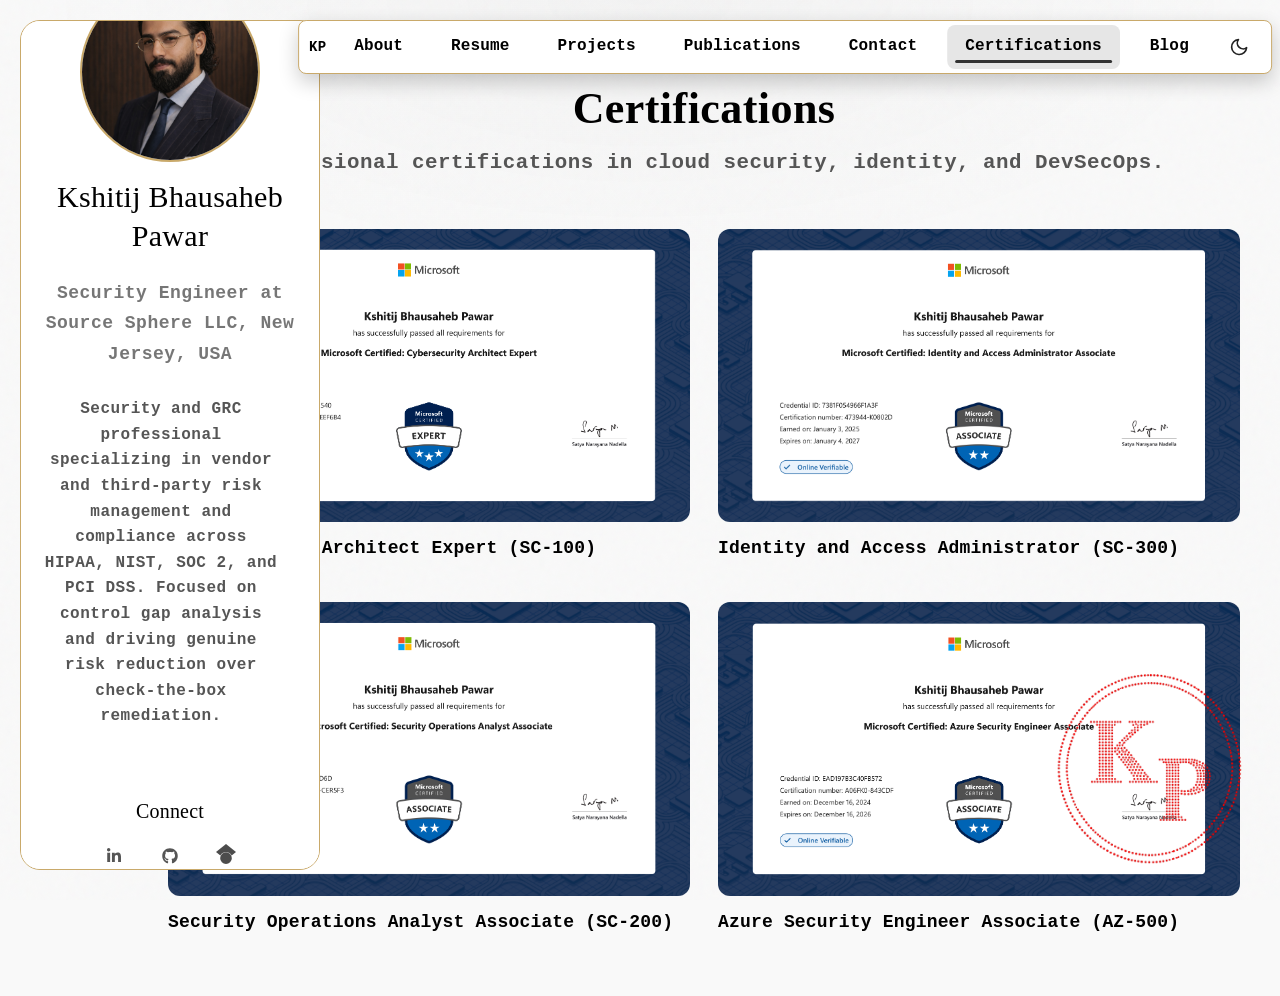
<file: projects/index.html>
<!DOCTYPE html><html lang="en" class="inter_c15e96cb-module__0bjUvq__variable playfair_display_fed1534a-module__F9WnGq__variable jetbrains_mono_6104e6b7-module__s6uLTa__variable"><head><meta charSet="utf-8"/><meta name="viewport" content="width=device-width, initial-scale=1"/><link rel="preload" href="/_next/static/media/2a65768255d6b625-s.p.14by5b4al-y~f.woff2" as="font" crossorigin="" type="font/woff2"/><link rel="preload" href="/_next/static/media/70bc3e132a0a741e-s.p.1409xf.ylxg8g.woff2" as="font" crossorigin="" type="font/woff2"/><link rel="preload" href="/_next/static/media/83afe278b6a6bb3c-s.p.0q-301v4kxxnr.woff2" as="font" crossorigin="" type="font/woff2"/><link rel="preload" href="/images/certifications/sc-100.png" as="image"/><link rel="preload" href="/images/certifications/sc-300.png" as="image"/><link rel="preload" href="/images/certifications/sc-200.png" as="image"/><link rel="preload" href="/images/certifications/az-500.png" as="image"/><link rel="preload" as="image" href="/icons/googlescholar.svg"/><link rel="stylesheet" href="/_next/static/chunks/0jflmhk03zsct.css" data-precedence="next"/><link rel="preload" as="script" fetchPriority="low" href="/_next/static/chunks/0x5kalbn40_44.js"/><script src="/_next/static/chunks/0gqduj5elq6n_.js" async=""></script><script src="/_next/static/chunks/08t2o562nea-s.js" async=""></script><script src="/_next/static/chunks/10qgypdaejbkt.js" async=""></script><script src="/_next/static/chunks/turbopack-0_em3j_v.0pjp.js" async=""></script><script src="/_next/static/chunks/0t16ba0kqttca.js" async=""></script><script src="/_next/static/chunks/0s25wp92bhuv~.js" async=""></script><script src="/_next/static/chunks/0yak_ea157e~i.js" async=""></script><meta name="next-size-adjust" content=""/><title>Certifications | Kshitij Bhausaheb Pawar</title><meta name="description" content="Professional certifications in cloud security, identity, and DevSecOps."/><meta name="author" content="Kshitij Bhausaheb Pawar"/><meta name="keywords" content="Kshitij Bhausaheb Pawar,Security Engineer,IAM,cloud security,Zero Trust,DevSecOps"/><meta name="creator" content="Kshitij Bhausaheb Pawar"/><meta name="robots" content="index, follow"/><meta name="googlebot" content="index, follow, max-video-preview:-1, max-image-preview:large, max-snippet:-1"/><meta property="og:title" content="Certifications | Kshitij Bhausaheb Pawar"/><meta property="og:description" content="Professional certifications in cloud security, identity, and DevSecOps."/><meta property="og:url" content="https://kshitijpwr04.github.io/projects/"/><meta property="og:site_name" content="Kshitij Bhausaheb Pawar"/><meta property="og:locale" content="en_US"/><meta property="og:image" content="https://kshitijpwr04.github.io/images/me.jpg"/><meta property="og:image:width" content="1200"/><meta property="og:image:height" content="630"/><meta property="og:image:alt" content="Kshitij Bhausaheb Pawar"/><meta property="og:type" content="website"/><meta name="twitter:card" content="summary_large_image"/><meta name="twitter:title" content="Certifications | Kshitij Bhausaheb Pawar"/><meta name="twitter:description" content="Professional certifications in cloud security, identity, and DevSecOps."/><meta name="twitter:image" content="https://kshitijpwr04.github.io/images/me.jpg"/><link rel="icon" href="/favicon.ico?favicon.022useww-_sz0.ico" sizes="48x48" type="image/x-icon"/><script>(self.__next_s=self.__next_s||[]).push([0,{"children":"(function(){try{var t=window.localStorage.getItem('theme');if(t==='dark'||t==='light'){document.documentElement.setAttribute('data-theme',t)}else if(window.matchMedia('(prefers-color-scheme:dark)').matches){document.documentElement.setAttribute('data-theme','dark')}else{document.documentElement.setAttribute('data-theme','light')}}catch(e){}})();","id":"theme-init"}])</script><script src="/_next/static/chunks/03~yq9q893hmn.js" noModule=""></script></head><body style="font-family:&#x27;Courier New&#x27;, Courier, monospace;font-weight:600;letter-spacing:0.5px;line-height:1.7"><div hidden=""><!--$--><!--/$--></div><div class="site-wrapper"><header class="site-header" style="position:fixed;top:20px;left:calc(50% + 145px);right:auto;transform:translateX(-50%);height:auto;justify-content:center;display:inline-flex;flex-direction:row;width:fit-content;max-width:90vw;align-items:center;gap:10px;padding:4px 10px;border-radius:8px;background:#fff;border:1px solid #c9a96a;color:#000;box-shadow:0 8px 20px rgba(0,0,0,0.2);z-index:1000;line-height:1.2"><a class="site-logo" style="color:#000" href="/"><span class="logo-text" style="font-size:14px">KP</span></a><nav class="nav-links" style="display:inline-flex;gap:12px;width:auto"><a class="nav-link " style="color:#000;font-size:inherit;writing-mode:horizontal-tb;transform:none" href="/about/">About</a><a class="nav-link " style="color:#000;font-size:inherit;writing-mode:horizontal-tb;transform:none" href="/resume/">Resume</a><a class="nav-link " style="color:#000;font-size:inherit;writing-mode:horizontal-tb;transform:none" href="/writing/">Projects</a><a class="nav-link " style="color:#000;font-size:inherit;writing-mode:horizontal-tb;transform:none" href="/stats/">Publications</a><a class="nav-link " style="color:#000;font-size:inherit;writing-mode:horizontal-tb;transform:none" href="/contact/">Contact</a><a class="nav-link active" aria-current="page" style="color:#000;font-size:inherit;writing-mode:horizontal-tb;transform:none" href="/projects/">Certifications</a><a class="nav-link " style="color:#000;font-size:inherit;writing-mode:horizontal-tb;transform:none" href="/blog/">Blog</a></nav><div class="theme-toggle-placeholder"></div><div class="hamburger-container"><nav class="main" id="hamburger-nav"><ul><li class="menu"><button type="button" class="hamburger-button" aria-label="Open navigation menu" aria-expanded="false" aria-controls="mobile-nav-menu"><span class="hamburger-icon"><span></span><span></span><span></span></span></button></li></ul></nav></div></header><div class="site-content"><div class="page-container" style="display:flex;flex-direction:column;width:100%"><main class="page-main" style="width:100%;max-width:min(1200px, 100%);margin-left:auto;margin-right:auto;padding:0 16px;box-sizing:border-box"><section class="projects-page"><header class="projects-header"><h1 class="page-title">Certifications</h1><p class="page-subtitle">Professional certifications in cloud security, identity, and DevSecOps.</p></header><div class="projects-grid" style="width:100%"><div style="width:100%;max-width:100%"><img src="/images/certifications/sc-100.png" alt="Microsoft Certified: Cybersecurity Architect Expert (SC-100)" style="width:100%;aspect-ratio:16 / 9;object-fit:cover;border-radius:12px"/><h2 style="margin-top:15px;font-size:18px;font-family:Courier New, Courier, monospace;font-weight:bold">Cybersecurity Architect Expert<!-- --> (<!-- -->SC-100<!-- -->)</h2></div><div style="width:100%;max-width:100%"><img src="/images/certifications/sc-300.png" alt="Microsoft Certified: Identity and Access Administrator (SC-300)" style="width:100%;aspect-ratio:16 / 9;object-fit:cover;border-radius:12px"/><h2 style="margin-top:15px;font-size:18px;font-family:Courier New, Courier, monospace;font-weight:bold">Identity and Access Administrator<!-- --> (<!-- -->SC-300<!-- -->)</h2></div><div style="width:100%;max-width:100%"><img src="/images/certifications/sc-200.png" alt="Microsoft Certified: Security Operations Analyst Associate (SC-200)" style="width:100%;aspect-ratio:16 / 9;object-fit:cover;border-radius:12px"/><h2 style="margin-top:15px;font-size:18px;font-family:Courier New, Courier, monospace;font-weight:bold">Security Operations Analyst Associate<!-- --> (<!-- -->SC-200<!-- -->)</h2></div><div style="width:100%;max-width:100%"><img src="/images/certifications/az-500.png" alt="Microsoft Certified: Azure Security Engineer Associate (AZ-500)" style="width:100%;aspect-ratio:16 / 9;object-fit:cover;border-radius:12px"/><h2 style="margin-top:15px;font-size:18px;font-family:Courier New, Courier, monospace;font-weight:bold">Azure Security Engineer Associate<!-- --> (<!-- -->AZ-500<!-- -->)</h2></div></div></section></main><div class="sidebar-container" style="display:block;position:fixed;left:20px;top:20px;width:300px;max-width:90vw;height:calc(100vh - 50px);overflow-y:auto;background:var(--color-bg);border:1px solid #c9a96a;padding:40px 20px;border-radius:20px;text-align:center"><div style="display:flex;flex-direction:column;align-items:center;justify-content:center;height:100%"><div style="margin-bottom:40px"><div style="width:180px;height:180px;border-radius:50%;overflow:hidden;margin:0 auto;border:2px solid #c9a96a"><span class="theme-portrait "><img src="/images/me.jpg" alt="Kshitij Bhausaheb Pawar" width="180" height="180" loading="lazy" decoding="async"/></span></div><h2 style="margin-top:15px;color:var(--color-fg-bold);font-family:&#x27;Times New Roman&#x27;, Times, serif;font-weight:400;text-align:center;font-size:30px">Kshitij Bhausaheb Pawar</h2><p style="opacity:0.8;color:var(--color-fg-light);text-align:center;font-size:18px">Security Engineer at Source Sphere LLC, New Jersey, USA</p><p style="margin-top:12px;font-size:16px;line-height:1.6;color:var(--color-fg-light);max-width:240px;text-align:center">Security and GRC professional specializing in vendor and third-party risk management and compliance across HIPAA, NIST, SOC 2, and PCI DSS. Focused on control gap analysis and driving genuine risk reduction over check-the-box remediation.</p></div><div><h4 style="margin-bottom:10px;color:var(--color-fg-bold);font-family:&#x27;Times New Roman&#x27;, Times, serif;font-weight:400;text-align:center;font-size:20px">Connect</h4><ul class="icons"><li><a href="https://www.linkedin.com/in/kshitijpawar04/" aria-label="LinkedIn (opens in new tab)" target="_blank" rel="noopener noreferrer"><svg data-prefix="fab" data-icon="linkedin-in" class="svg-inline--fa fa-linkedin-in size-5" role="img" viewBox="0 0 448 512" aria-hidden="true"><path fill="currentColor" d="M100.3 448l-92.9 0 0-299.1 92.9 0 0 299.1zM53.8 108.1C24.1 108.1 0 83.5 0 53.8 0 39.5 5.7 25.9 15.8 15.8s23.8-15.8 38-15.8 27.9 5.7 38 15.8 15.8 23.8 15.8 38c0 29.7-24.1 54.3-53.8 54.3zM447.9 448l-92.7 0 0-145.6c0-34.7-.7-79.2-48.3-79.2-48.3 0-55.7 37.7-55.7 76.7l0 148.1-92.8 0 0-299.1 89.1 0 0 40.8 1.3 0c12.4-23.5 42.7-48.3 87.9-48.3 94 0 111.3 61.9 111.3 142.3l0 164.3-.1 0z"></path></svg></a></li><li><a href="https://github.com/Kshitijpwr04" aria-label="Github (opens in new tab)" target="_blank" rel="noopener noreferrer"><svg data-prefix="fab" data-icon="github" class="svg-inline--fa fa-github size-5" role="img" viewBox="0 0 512 512" aria-hidden="true"><path fill="currentColor" d="M173.9 397.4c0 2-2.3 3.6-5.2 3.6-3.3 .3-5.6-1.3-5.6-3.6 0-2 2.3-3.6 5.2-3.6 3-.3 5.6 1.3 5.6 3.6zm-31.1-4.5c-.7 2 1.3 4.3 4.3 4.9 2.6 1 5.6 0 6.2-2s-1.3-4.3-4.3-5.2c-2.6-.7-5.5 .3-6.2 2.3zm44.2-1.7c-2.9 .7-4.9 2.6-4.6 4.9 .3 2 2.9 3.3 5.9 2.6 2.9-.7 4.9-2.6 4.6-4.6-.3-1.9-3-3.2-5.9-2.9zM252.8 8c-138.7 0-244.8 105.3-244.8 244 0 110.9 69.8 205.8 169.5 239.2 12.8 2.3 17.3-5.6 17.3-12.1 0-6.2-.3-40.4-.3-61.4 0 0-70 15-84.7-29.8 0 0-11.4-29.1-27.8-36.6 0 0-22.9-15.7 1.6-15.4 0 0 24.9 2 38.6 25.8 21.9 38.6 58.6 27.5 72.9 20.9 2.3-16 8.8-27.1 16-33.7-55.9-6.2-112.3-14.3-112.3-110.5 0-27.5 7.6-41.3 23.6-58.9-2.6-6.5-11.1-33.3 2.6-67.9 20.9-6.5 69 27 69 27 20-5.6 41.5-8.5 62.8-8.5s42.8 2.9 62.8 8.5c0 0 48.1-33.6 69-27 13.7 34.7 5.2 61.4 2.6 67.9 16 17.7 25.8 31.5 25.8 58.9 0 96.5-58.9 104.2-114.8 110.5 9.2 7.9 17 22.9 17 46.4 0 33.7-.3 75.4-.3 83.6 0 6.5 4.6 14.4 17.3 12.1 100-33.2 167.8-128.1 167.8-239 0-138.7-112.5-244-251.2-244zM105.2 352.9c-1.3 1-1 3.3 .7 5.2 1.6 1.6 3.9 2.3 5.2 1 1.3-1 1-3.3-.7-5.2-1.6-1.6-3.9-2.3-5.2-1zm-10.8-8.1c-.7 1.3 .3 2.9 2.3 3.9 1.6 1 3.6 .7 4.3-.7 .7-1.3-.3-2.9-2.3-3.9-2-.6-3.6-.3-4.3 .7zm32.4 35.6c-1.6 1.3-1 4.3 1.3 6.2 2.3 2.3 5.2 2.6 6.5 1 1.3-1.3 .7-4.3-1.3-6.2-2.2-2.3-5.2-2.6-6.5-1zm-11.4-14.7c-1.6 1-1.6 3.6 0 5.9s4.3 3.3 5.6 2.3c1.6-1.3 1.6-3.9 0-6.2-1.4-2.3-4-3.3-5.6-2z"></path></svg></a></li><li><a href="https://scholar.google.com/citations?user=HvHqir4AAAAJ&amp;hl=en&amp;authuser=1" aria-label="Google Scholar (opens in new tab)" target="_blank" rel="noopener noreferrer"><img src="/icons/googlescholar.svg" alt="Google Scholar" class="size-5" style="filter:grayscale(100%) opacity(0.7)"/></a></li></ul></div></div></div></div><!--$--><!--/$--></div></div><script src="/_next/static/chunks/0x5kalbn40_44.js" id="_R_" async=""></script><script>(self.__next_f=self.__next_f||[]).push([0])</script><script>self.__next_f.push([1,"1:\"$Sreact.fragment\"\n2:I[79520,[\"/_next/static/chunks/0t16ba0kqttca.js\",\"/_next/static/chunks/0s25wp92bhuv~.js\"],\"\"]\n3:I[68361,[\"/_next/static/chunks/0t16ba0kqttca.js\",\"/_next/static/chunks/0s25wp92bhuv~.js\"],\"default\"]\n4:I[63665,[\"/_next/static/chunks/0t16ba0kqttca.js\",\"/_next/static/chunks/0s25wp92bhuv~.js\"],\"default\"]\n5:I[39756,[\"/_next/static/chunks/0t16ba0kqttca.js\",\"/_next/static/chunks/0s25wp92bhuv~.js\"],\"default\"]\n6:I[37457,[\"/_next/static/chunks/0t16ba0kqttca.js\",\"/_next/static/chunks/0s25wp92bhuv~.js\"],\"default\"]\n7:I[22016,[\"/_next/static/chunks/0t16ba0kqttca.js\",\"/_next/static/chunks/0s25wp92bhuv~.js\"],\"\"]\nf:I[68027,[\"/_next/static/chunks/0t16ba0kqttca.js\",\"/_next/static/chunks/0s25wp92bhuv~.js\"],\"default\",1]\n:HL[\"/_next/static/chunks/0jflmhk03zsct.css\",\"style\"]\n:HL[\"/_next/static/media/2a65768255d6b625-s.p.14by5b4al-y~f.woff2\",\"font\",{\"crossOrigin\":\"\",\"type\":\"font/woff2\"}]\n:HL[\"/_next/static/media/70bc3e132a0a741e-s.p.1409xf.ylxg8g.woff2\",\"font\",{\"crossOrigin\":\"\",\"type\":\"font/woff2\"}]\n:HL[\"/_next/static/media/83afe278b6a6bb3c-s.p.0q-301v4kxxnr.woff2\",\"font\",{\"crossOrigin\":\"\",\"type\":\"font/woff2\"}]\n:HL[\"/images/certifications/sc-100.png\",\"image\"]\n:HL[\"/images/certifications/sc-300.png\",\"image\"]\n:HL[\"/images/certifications/sc-200.png\",\"image\"]\n"])</script><script>self.__next_f.push([1,"0:{\"P\":null,\"c\":[\"\",\"projects\",\"\"],\"q\":\"\",\"i\":false,\"f\":[[[\"\",{\"children\":[\"projects\",{\"children\":[\"__PAGE__\",{}]}]},\"$undefined\",\"$undefined\",16],[[\"$\",\"$1\",\"c\",{\"children\":[[[\"$\",\"link\",\"0\",{\"rel\":\"stylesheet\",\"href\":\"/_next/static/chunks/0jflmhk03zsct.css\",\"precedence\":\"next\",\"crossOrigin\":\"$undefined\",\"nonce\":\"$undefined\"}],[\"$\",\"script\",\"script-0\",{\"src\":\"/_next/static/chunks/0t16ba0kqttca.js\",\"async\":true,\"nonce\":\"$undefined\"}],[\"$\",\"script\",\"script-1\",{\"src\":\"/_next/static/chunks/0s25wp92bhuv~.js\",\"async\":true,\"nonce\":\"$undefined\"}]],[\"$\",\"html\",null,{\"lang\":\"en\",\"className\":\"inter_c15e96cb-module__0bjUvq__variable playfair_display_fed1534a-module__F9WnGq__variable jetbrains_mono_6104e6b7-module__s6uLTa__variable\",\"suppressHydrationWarning\":true,\"children\":[[\"$\",\"head\",null,{\"children\":[\"$\",\"$L2\",null,{\"id\":\"theme-init\",\"strategy\":\"beforeInteractive\",\"children\":\"(function(){try{var t=window.localStorage.getItem('theme');if(t==='dark'||t==='light'){document.documentElement.setAttribute('data-theme',t)}else if(window.matchMedia('(prefers-color-scheme:dark)').matches){document.documentElement.setAttribute('data-theme','dark')}else{document.documentElement.setAttribute('data-theme','light')}}catch(e){}})();\"}]}],[\"$\",\"body\",null,{\"style\":{\"fontFamily\":\"'Courier New', Courier, monospace\",\"fontWeight\":600,\"letterSpacing\":\"0.5px\",\"lineHeight\":\"1.7\"},\"children\":[[\"$\",\"$L3\",null,{}],[\"$\",\"div\",null,{\"className\":\"site-wrapper\",\"children\":[[\"$\",\"$L4\",null,{}],[\"$\",\"div\",null,{\"className\":\"site-content\",\"children\":[\"$\",\"$L5\",null,{\"parallelRouterKey\":\"children\",\"error\":\"$undefined\",\"errorStyles\":\"$undefined\",\"errorScripts\":\"$undefined\",\"template\":[\"$\",\"$L6\",null,{}],\"templateStyles\":\"$undefined\",\"templateScripts\":\"$undefined\",\"notFound\":[[\"$\",\"main\",null,{\"className\":\"not-found-page\",\"children\":[\"$\",\"div\",null,{\"className\":\"not-found-content\",\"children\":[[\"$\",\"span\",null,{\"className\":\"not-found-code\",\"children\":\"404\"}],[\"$\",\"h1\",null,{\"className\":\"not-found-title\",\"children\":\"Page Not Found\"}],[\"$\",\"p\",null,{\"className\":\"not-found-message\",\"children\":\"The page you're looking for doesn't exist or has been moved.\"}],[\"$\",\"div\",null,{\"className\":\"not-found-actions\",\"children\":[[\"$\",\"$L7\",null,{\"href\":\"/\",\"className\":\"not-found-button\",\"children\":\"Go Home\"}],[\"$\",\"$L7\",null,{\"href\":\"/contact\",\"className\":\"not-found-link\",\"children\":\"Contact Me\"}]]}]]}]}],[]],\"forbidden\":\"$undefined\",\"unauthorized\":\"$undefined\"}]}]]}],null]}]]}]]}],{\"children\":[[\"$\",\"$1\",\"c\",{\"children\":[null,[\"$\",\"$L5\",null,{\"parallelRouterKey\":\"children\",\"error\":\"$undefined\",\"errorStyles\":\"$undefined\",\"errorScripts\":\"$undefined\",\"template\":[\"$\",\"$L6\",null,{}],\"templateStyles\":\"$undefined\",\"templateScripts\":\"$undefined\",\"notFound\":\"$undefined\",\"forbidden\":\"$undefined\",\"unauthorized\":\"$undefined\"}]]}],{\"children\":[[\"$\",\"$1\",\"c\",{\"children\":[[\"$\",\"div\",null,{\"className\":\"page-container\",\"style\":{\"display\":\"flex\",\"flexDirection\":\"column\",\"width\":\"100%\"},\"children\":[[\"$\",\"main\",null,{\"className\":\"page-main\",\"style\":{\"width\":\"100%\",\"maxWidth\":\"min(1200px, 100%)\",\"marginLeft\":\"auto\",\"marginRight\":\"auto\",\"padding\":\"0 16px\",\"boxSizing\":\"border-box\"},\"children\":[\"$\",\"section\",null,{\"className\":\"projects-page\",\"children\":[[\"$\",\"header\",null,{\"className\":\"projects-header\",\"children\":[[\"$\",\"h1\",null,{\"className\":\"page-title\",\"children\":\"Certifications\"}],[\"$\",\"p\",null,{\"className\":\"page-subtitle\",\"children\":\"Professional certifications in cloud security, identity, and DevSecOps.\"}]]}],[\"$\",\"div\",null,{\"className\":\"projects-grid\",\"style\":{\"width\":\"100%\"},\"children\":[[\"$\",\"div\",\"SC-100\",{\"style\":{\"width\":\"100%\",\"maxWidth\":\"100%\"},\"children\":[[\"$\",\"img\",null,{\"src\":\"/images/certifications/sc-100.png\",\"alt\":\"Microsoft Certified: Cybersecurity Architect Expert (SC-100)\",\"style\":{\"width\":\"100%\",\"aspectRatio\":\"16 / 9\",\"objectFit\":\"cover\",\"borderRadius\":\"12px\"}}],[\"$\",\"h2\",null,{\"style\":{\"marginTop\":\"15px\",\"fontSize\":\"18px\",\"fontFamily\":\"Courier New, Courier, monospace\",\"fontWeight\":\"bold\"},\"children\":[\"Cybersecurity Architect Expert\",\" (\",\"SC-100\",\")\"]}]]}],[\"$\",\"div\",\"SC-300\",{\"style\":{\"width\":\"100%\",\"maxWidth\":\"100%\"},\"children\":[[\"$\",\"img\",null,{\"src\":\"/images/certifications/sc-300.png\",\"alt\":\"Microsoft Certified: Identity and Access Administrator (SC-300)\",\"style\":{\"width\":\"100%\",\"aspectRatio\":\"16 / 9\",\"objectFit\":\"cover\",\"borderRadius\":\"12px\"}}],[\"$\",\"h2\",null,{\"style\":{\"marginTop\":\"15px\",\"fontSize\":\"18px\",\"fontFamily\":\"Courier New, Courier, monospace\",\"fontWeight\":\"bold\"},\"children\":[\"Identity and Access Administrator\",\" (\",\"SC-300\",\")\"]}]]}],[\"$\",\"div\",\"SC-200\",{\"style\":{\"width\":\"100%\",\"maxWidth\":\"100%\"},\"children\":[[\"$\",\"img\",null,{\"src\":\"/images/certifications/sc-200.png\",\"alt\":\"Microsoft Certified: Security Operations Analyst Associate (SC-200)\",\"style\":{\"width\":\"100%\",\"aspectRatio\":\"16 / 9\",\"objectFit\":\"cover\",\"borderRadius\":\"12px\"}}],\"$L8\"]}],\"$L9\"]}]]}]}],\"$La\"]}],[\"$Lb\"],\"$Lc\"]}],{},null,false,null]},null,false,\"$@d\"]},null,false,null],\"$Le\",false]],\"m\":\"$undefined\",\"G\":[\"$f\",[\"$L10\"]],\"S\":true,\"h\":null,\"s\":\"$undefined\",\"l\":\"$undefined\",\"p\":\"$undefined\",\"d\":\"$undefined\",\"b\":\"5kGWfFYQyrBm1EHEVkkK0\"}\n"])</script><script>self.__next_f.push([1,"11:I[61818,[\"/_next/static/chunks/0t16ba0kqttca.js\",\"/_next/static/chunks/0s25wp92bhuv~.js\",\"/_next/static/chunks/0yak_ea157e~i.js\"],\"default\"]\n12:I[97367,[\"/_next/static/chunks/0t16ba0kqttca.js\",\"/_next/static/chunks/0s25wp92bhuv~.js\"],\"OutletBoundary\"]\n13:\"$Sreact.suspense\"\n16:I[97367,[\"/_next/static/chunks/0t16ba0kqttca.js\",\"/_next/static/chunks/0s25wp92bhuv~.js\"],\"ViewportBoundary\"]\n18:I[97367,[\"/_next/static/chunks/0t16ba0kqttca.js\",\"/_next/static/chunks/0s25wp92bhuv~.js\"],\"MetadataBoundary\"]\n:HL[\"/images/certifications/az-500.png\",\"image\"]\n8:[\"$\",\"h2\",null,{\"style\":{\"marginTop\":\"15px\",\"fontSize\":\"18px\",\"fontFamily\":\"Courier New, Courier, monospace\",\"fontWeight\":\"bold\"},\"children\":[\"Security Operations Analyst Associate\",\" (\",\"SC-200\",\")\"]}]\n9:[\"$\",\"div\",\"AZ-500\",{\"style\":{\"width\":\"100%\",\"maxWidth\":\"100%\"},\"children\":[[\"$\",\"img\",null,{\"src\":\"/images/certifications/az-500.png\",\"alt\":\"Microsoft Certified: Azure Security Engineer Associate (AZ-500)\",\"style\":{\"width\":\"100%\",\"aspectRatio\":\"16 / 9\",\"objectFit\":\"cover\",\"borderRadius\":\"12px\"}}],[\"$\",\"h2\",null,{\"style\":{\"marginTop\":\"15px\",\"fontSize\":\"18px\",\"fontFamily\":\"Courier New, Courier, monospace\",\"fontWeight\":\"bold\"},\"children\":[\"Azure Security Engineer Associate\",\" (\",\"AZ-500\",\")\"]}]]}]\na:[\"$\",\"$L11\",null,{}]\nb:[\"$\",\"script\",\"script-0\",{\"src\":\"/_next/static/chunks/0yak_ea157e~i.js\",\"async\":true,\"nonce\":\"$undefined\"}]\nc:[\"$\",\"$L12\",null,{\"children\":[\"$\",\"$13\",null,{\"name\":\"Next.MetadataOutlet\",\"children\":\"$@14\"}]}]\n15:[]\nd:\"$W15\"\ne:[\"$\",\"$1\",\"h\",{\"children\":[null,[\"$\",\"$L16\",null,{\"children\":\"$L17\"}],[\"$\",\"div\",null,{\"hidden\":true,\"children\":[\"$\",\"$L18\",null,{\"children\":[\"$\",\"$13\",null,{\"name\":\"Next.Metadata\",\"children\":\"$L19\"}]}]}],[\"$\",\"meta\",null,{\"name\":\"next-size-adjust\",\"content\":\"\"}]]}]\n10:[\"$\",\"link\",\"0\",{\"rel\":\"stylesheet\",\"href\":\"/_next/static/chunks/0jflmhk03zsct.css\",\"precedence\":\"next\",\"crossOrigin\":\"$undefined\",\"nonce\":\"$undefined\"}]\n"])</script><script>self.__next_f.push([1,"17:[[\"$\",\"meta\",\"0\",{\"charSet\":\"utf-8\"}],[\"$\",\"meta\",\"1\",{\"name\":\"viewport\",\"content\":\"width=device-width, initial-scale=1\"}]]\n"])</script><script>self.__next_f.push([1,"1a:I[27201,[\"/_next/static/chunks/0t16ba0kqttca.js\",\"/_next/static/chunks/0s25wp92bhuv~.js\"],\"IconMark\"]\n14:null\n"])</script><script>self.__next_f.push([1,"19:[[\"$\",\"title\",\"0\",{\"children\":\"Certifications | Kshitij Bhausaheb Pawar\"}],[\"$\",\"meta\",\"1\",{\"name\":\"description\",\"content\":\"Professional certifications in cloud security, identity, and DevSecOps.\"}],[\"$\",\"meta\",\"2\",{\"name\":\"author\",\"content\":\"Kshitij Bhausaheb Pawar\"}],[\"$\",\"meta\",\"3\",{\"name\":\"keywords\",\"content\":\"Kshitij Bhausaheb Pawar,Security Engineer,IAM,cloud security,Zero Trust,DevSecOps\"}],[\"$\",\"meta\",\"4\",{\"name\":\"creator\",\"content\":\"Kshitij Bhausaheb Pawar\"}],[\"$\",\"meta\",\"5\",{\"name\":\"robots\",\"content\":\"index, follow\"}],[\"$\",\"meta\",\"6\",{\"name\":\"googlebot\",\"content\":\"index, follow, max-video-preview:-1, max-image-preview:large, max-snippet:-1\"}],[\"$\",\"meta\",\"7\",{\"property\":\"og:title\",\"content\":\"Certifications | Kshitij Bhausaheb Pawar\"}],[\"$\",\"meta\",\"8\",{\"property\":\"og:description\",\"content\":\"Professional certifications in cloud security, identity, and DevSecOps.\"}],[\"$\",\"meta\",\"9\",{\"property\":\"og:url\",\"content\":\"https://kshitijpwr04.github.io/projects/\"}],[\"$\",\"meta\",\"10\",{\"property\":\"og:site_name\",\"content\":\"Kshitij Bhausaheb Pawar\"}],[\"$\",\"meta\",\"11\",{\"property\":\"og:locale\",\"content\":\"en_US\"}],[\"$\",\"meta\",\"12\",{\"property\":\"og:image\",\"content\":\"https://kshitijpwr04.github.io/images/me.jpg\"}],[\"$\",\"meta\",\"13\",{\"property\":\"og:image:width\",\"content\":\"1200\"}],[\"$\",\"meta\",\"14\",{\"property\":\"og:image:height\",\"content\":\"630\"}],[\"$\",\"meta\",\"15\",{\"property\":\"og:image:alt\",\"content\":\"Kshitij Bhausaheb Pawar\"}],[\"$\",\"meta\",\"16\",{\"property\":\"og:type\",\"content\":\"website\"}],[\"$\",\"meta\",\"17\",{\"name\":\"twitter:card\",\"content\":\"summary_large_image\"}],[\"$\",\"meta\",\"18\",{\"name\":\"twitter:title\",\"content\":\"Certifications | Kshitij Bhausaheb Pawar\"}],[\"$\",\"meta\",\"19\",{\"name\":\"twitter:description\",\"content\":\"Professional certifications in cloud security, identity, and DevSecOps.\"}],[\"$\",\"meta\",\"20\",{\"name\":\"twitter:image\",\"content\":\"https://kshitijpwr04.github.io/images/me.jpg\"}],[\"$\",\"link\",\"21\",{\"rel\":\"icon\",\"href\":\"/favicon.ico?favicon.022useww-_sz0.ico\",\"sizes\":\"48x48\",\"type\":\"image/x-icon\"}],[\"$\",\"$L1a\",\"22\",{}]]\n"])</script></body></html>
</file>
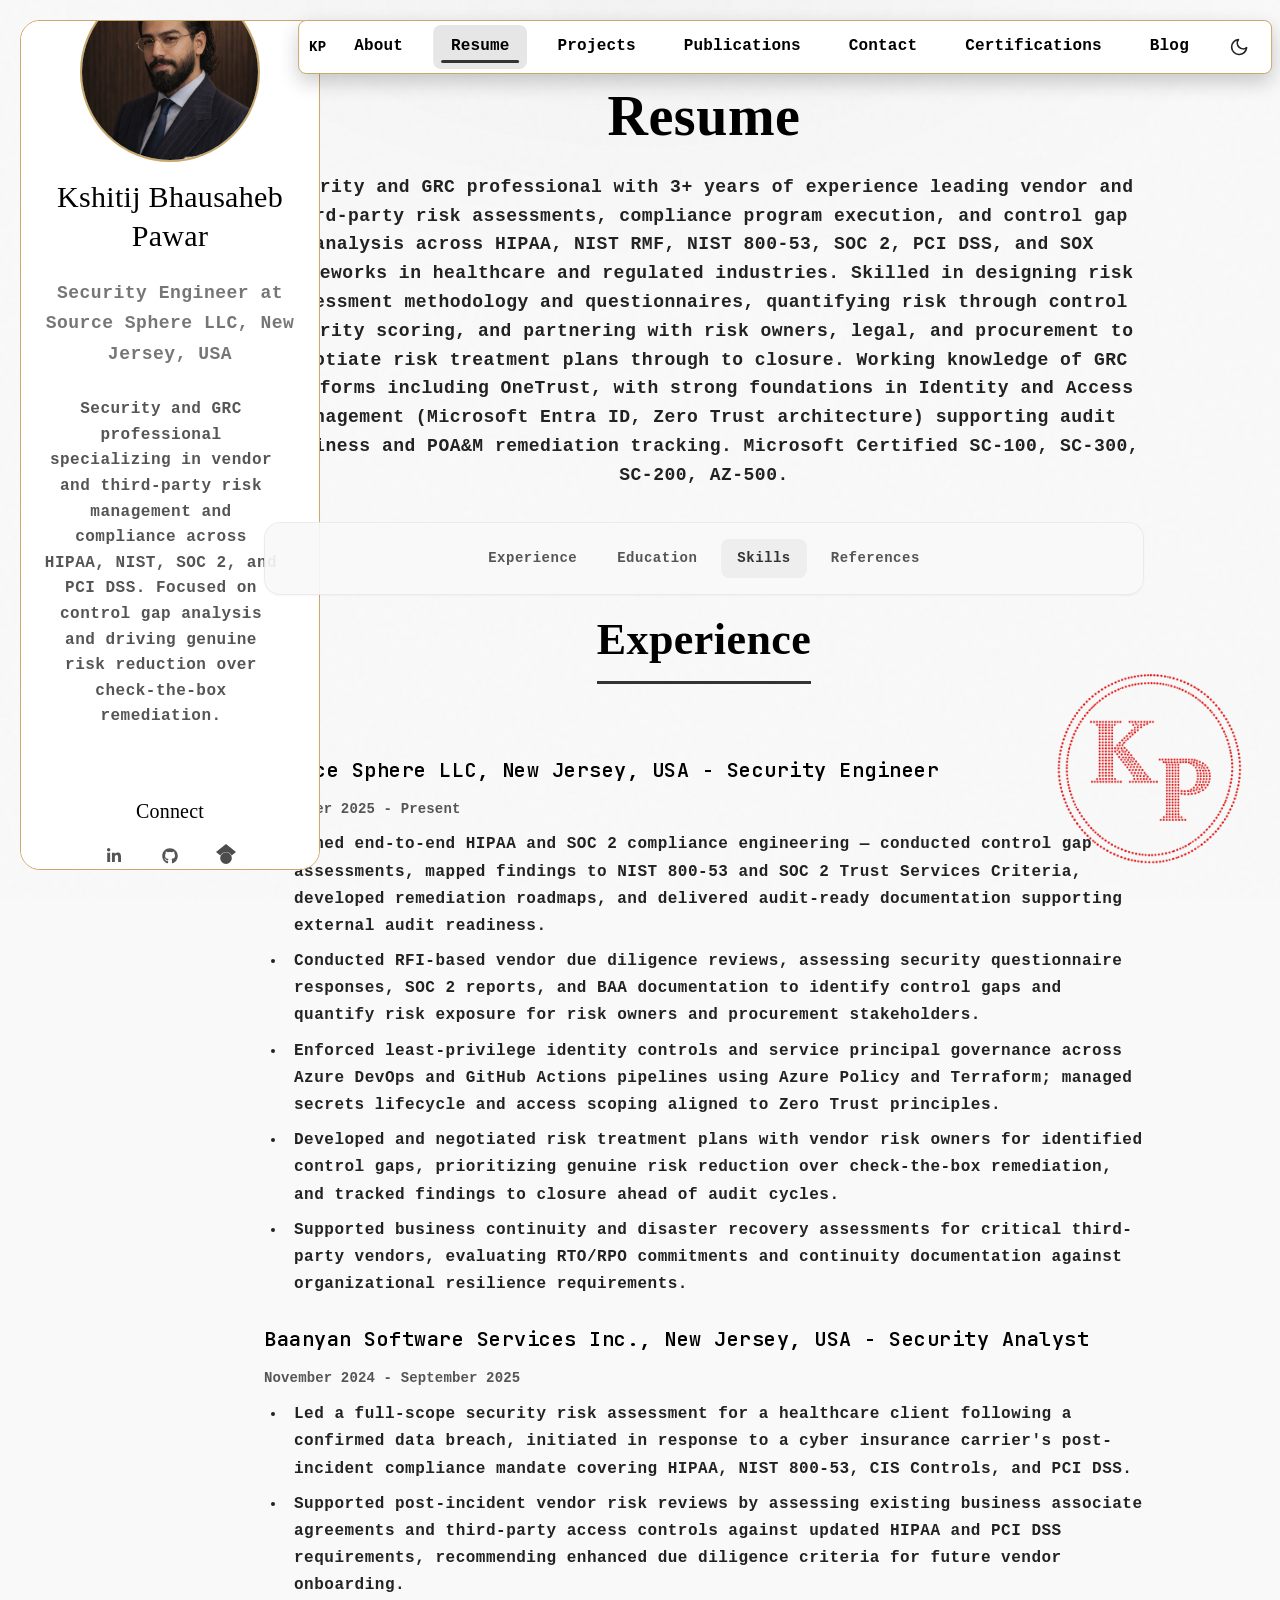
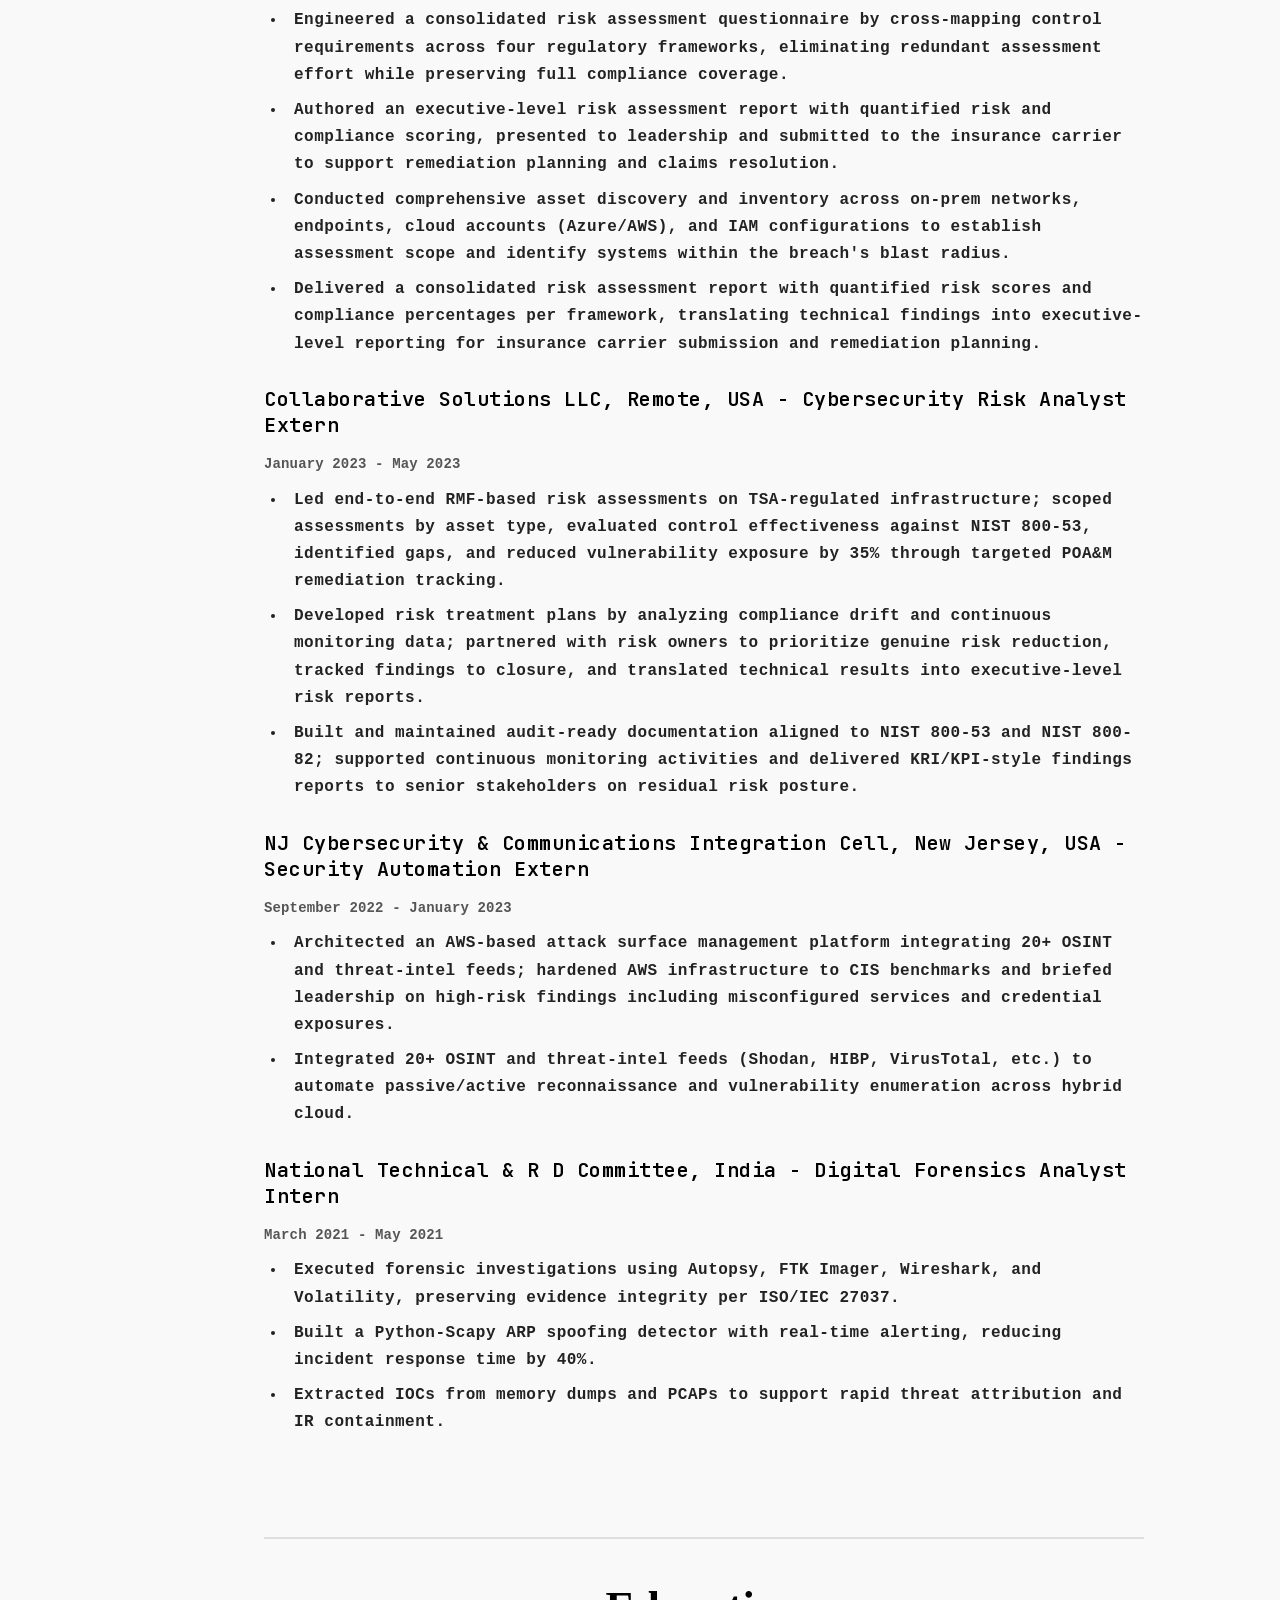
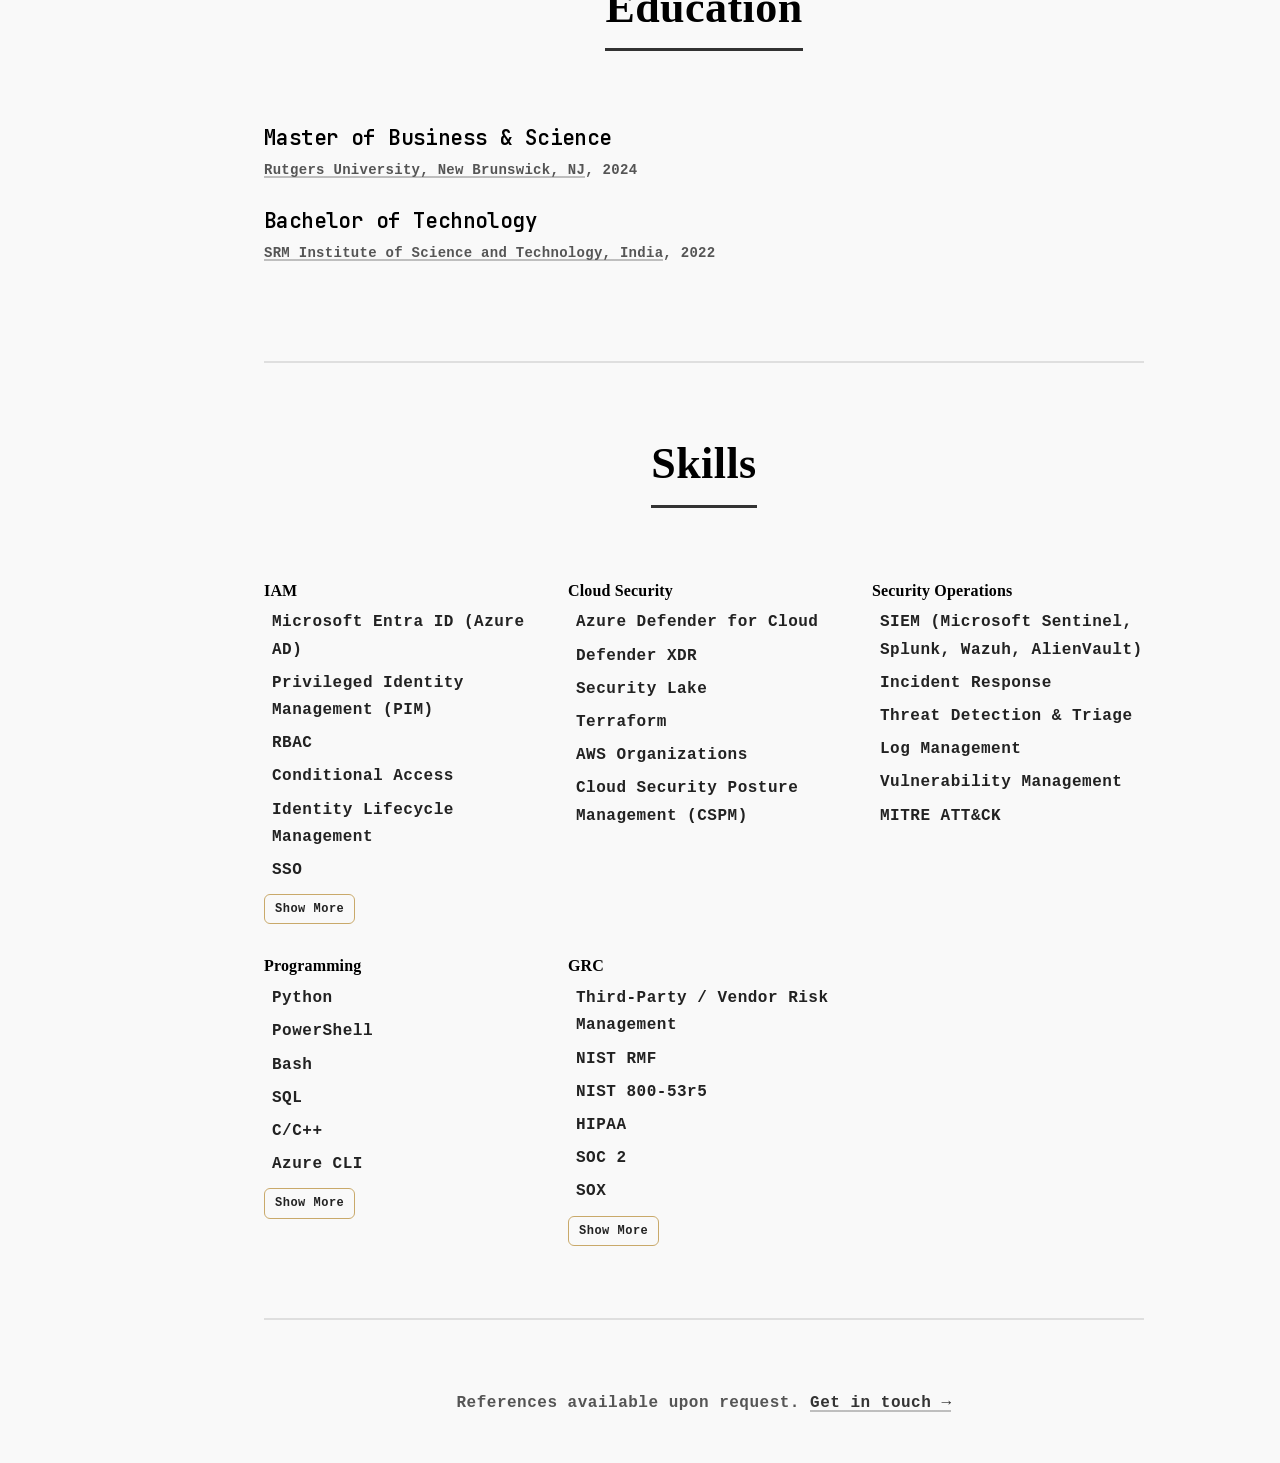
<file: resume/index.html>
<!DOCTYPE html><html lang="en" class="inter_c15e96cb-module__0bjUvq__variable playfair_display_fed1534a-module__F9WnGq__variable jetbrains_mono_6104e6b7-module__s6uLTa__variable"><head><meta charSet="utf-8"/><meta name="viewport" content="width=device-width, initial-scale=1"/><link rel="preload" href="/_next/static/media/2a65768255d6b625-s.p.14by5b4al-y~f.woff2" as="font" crossorigin="" type="font/woff2"/><link rel="preload" href="/_next/static/media/70bc3e132a0a741e-s.p.1409xf.ylxg8g.woff2" as="font" crossorigin="" type="font/woff2"/><link rel="preload" href="/_next/static/media/83afe278b6a6bb3c-s.p.0q-301v4kxxnr.woff2" as="font" crossorigin="" type="font/woff2"/><link rel="preload" as="image" href="/icons/googlescholar.svg"/><link rel="stylesheet" href="/_next/static/chunks/0jflmhk03zsct.css" data-precedence="next"/><link rel="preload" as="script" fetchPriority="low" href="/_next/static/chunks/0x5kalbn40_44.js"/><script src="/_next/static/chunks/0gqduj5elq6n_.js" async=""></script><script src="/_next/static/chunks/08t2o562nea-s.js" async=""></script><script src="/_next/static/chunks/10qgypdaejbkt.js" async=""></script><script src="/_next/static/chunks/turbopack-0_em3j_v.0pjp.js" async=""></script><script src="/_next/static/chunks/0t16ba0kqttca.js" async=""></script><script src="/_next/static/chunks/0s25wp92bhuv~.js" async=""></script><script src="/_next/static/chunks/08-lzu04f2adi.js" async=""></script><script src="/_next/static/chunks/0yak_ea157e~i.js" async=""></script><script src="/_next/static/chunks/0k0ladnayl_j0.js" async=""></script><meta name="next-size-adjust" content=""/><title>Resume | Kshitij Bhausaheb Pawar</title><meta name="description" content="Kshitij Bhausaheb Pawar&#x27;s Resume. Security Engineer, Rutgers University"/><meta name="author" content="Kshitij Bhausaheb Pawar"/><meta name="keywords" content="Kshitij Bhausaheb Pawar,Security Engineer,IAM,cloud security,Zero Trust,DevSecOps"/><meta name="creator" content="Kshitij Bhausaheb Pawar"/><meta name="robots" content="index, follow"/><meta name="googlebot" content="index, follow, max-video-preview:-1, max-image-preview:large, max-snippet:-1"/><meta property="og:title" content="Resume | Kshitij Bhausaheb Pawar"/><meta property="og:description" content="Kshitij Bhausaheb Pawar&#x27;s Resume. Security Engineer, Rutgers University"/><meta property="og:url" content="https://kshitijpwr04.github.io/resume/"/><meta property="og:site_name" content="Kshitij Bhausaheb Pawar"/><meta property="og:locale" content="en_US"/><meta property="og:image" content="https://kshitijpwr04.github.io/images/me.jpg"/><meta property="og:image:width" content="1200"/><meta property="og:image:height" content="630"/><meta property="og:image:alt" content="Kshitij Bhausaheb Pawar"/><meta property="og:type" content="website"/><meta name="twitter:card" content="summary_large_image"/><meta name="twitter:title" content="Resume | Kshitij Bhausaheb Pawar"/><meta name="twitter:description" content="Kshitij Bhausaheb Pawar&#x27;s Resume. Security Engineer, Rutgers University"/><meta name="twitter:image" content="https://kshitijpwr04.github.io/images/me.jpg"/><link rel="icon" href="/favicon.ico?favicon.022useww-_sz0.ico" sizes="48x48" type="image/x-icon"/><script>(self.__next_s=self.__next_s||[]).push([0,{"children":"(function(){try{var t=window.localStorage.getItem('theme');if(t==='dark'||t==='light'){document.documentElement.setAttribute('data-theme',t)}else if(window.matchMedia('(prefers-color-scheme:dark)').matches){document.documentElement.setAttribute('data-theme','dark')}else{document.documentElement.setAttribute('data-theme','light')}}catch(e){}})();","id":"theme-init"}])</script><script src="/_next/static/chunks/03~yq9q893hmn.js" noModule=""></script></head><body style="font-family:&#x27;Courier New&#x27;, Courier, monospace;font-weight:600;letter-spacing:0.5px;line-height:1.7"><div hidden=""><!--$--><!--/$--></div><div class="site-wrapper"><header class="site-header" style="position:fixed;top:20px;left:calc(50% + 145px);right:auto;transform:translateX(-50%);height:auto;justify-content:center;display:inline-flex;flex-direction:row;width:fit-content;max-width:90vw;align-items:center;gap:10px;padding:4px 10px;border-radius:8px;background:#fff;border:1px solid #c9a96a;color:#000;box-shadow:0 8px 20px rgba(0,0,0,0.2);z-index:1000;line-height:1.2"><a class="site-logo" style="color:#000" href="/"><span class="logo-text" style="font-size:14px">KP</span></a><nav class="nav-links" style="display:inline-flex;gap:12px;width:auto"><a class="nav-link " style="color:#000;font-size:inherit;writing-mode:horizontal-tb;transform:none" href="/about/">About</a><a class="nav-link active" aria-current="page" style="color:#000;font-size:inherit;writing-mode:horizontal-tb;transform:none" href="/resume/">Resume</a><a class="nav-link " style="color:#000;font-size:inherit;writing-mode:horizontal-tb;transform:none" href="/writing/">Projects</a><a class="nav-link " style="color:#000;font-size:inherit;writing-mode:horizontal-tb;transform:none" href="/stats/">Publications</a><a class="nav-link " style="color:#000;font-size:inherit;writing-mode:horizontal-tb;transform:none" href="/contact/">Contact</a><a class="nav-link " style="color:#000;font-size:inherit;writing-mode:horizontal-tb;transform:none" href="/projects/">Certifications</a><a class="nav-link " style="color:#000;font-size:inherit;writing-mode:horizontal-tb;transform:none" href="/blog/">Blog</a></nav><div class="theme-toggle-placeholder"></div><div class="hamburger-container"><nav class="main" id="hamburger-nav"><ul><li class="menu"><button type="button" class="hamburger-button" aria-label="Open navigation menu" aria-expanded="false" aria-controls="mobile-nav-menu"><span class="hamburger-icon"><span></span><span></span><span></span></span></button></li></ul></nav></div></header><div class="site-content"><div class="page-container" style="display:flex;flex-direction:column;width:100%"><main class="page-main" style="width:100%;max-width:min(1200px, 100%);margin-left:auto;margin-right:auto;padding:0 16px;box-sizing:border-box"><section class="resume-page"><header class="resume-header"><h2 class="resume-title">Resume</h2><p class="resume-summary" style="max-width:100%;width:100%;font-size:18px;line-height:1.6">Security and GRC professional with 3+ years of experience leading vendor and third-party risk assessments, compliance program execution, and control gap analysis across HIPAA, NIST RMF, NIST 800-53, SOC 2, PCI DSS, and SOX frameworks in healthcare and regulated industries. Skilled in designing risk assessment methodology and questionnaires, quantifying risk through control maturity scoring, and partnering with risk owners, legal, and procurement to negotiate risk treatment plans through to closure. Working knowledge of GRC platforms including OneTrust, with strong foundations in Identity and Access Management (Microsoft Entra ID, Zero Trust architecture) supporting audit readiness and POA&amp;M remediation tracking. Microsoft Certified SC-100, SC-300, SC-200, AZ-500.</p></header><nav class="resume-nav" aria-label="Resume sections"><a href="#experience" class="resume-nav-link active" aria-current="location">Experience</a><a href="#education" class="resume-nav-link ">Education</a><a href="#skills" class="resume-nav-link ">Skills</a><a href="#references" class="resume-nav-link ">References</a></nav><div class="resume-content"><section id="experience" class="resume-section"><div class="experience"><div class="link-to" id="experience"></div><div class="title"><h3>Experience</h3></div><div><header><h4 style="font-family:var(--font-mono, ui-monospace, SFMono-Regular, Menlo, Monaco, Consolas, &quot;Liberation Mono&quot;, &quot;Courier New&quot;, monospace);font-weight:600;font-size:20px;letter-spacing:0.5px"><a href="" style="text-decoration:none;color:inherit">Source Sphere LLC, New Jersey, USA</a> <!-- -->- <!-- -->Security Engineer</h4><p class="daterange"> <time dateTime="2025-12">December 2025</time> <!-- -->-<!-- --> <!-- -->Present</p></header><ul class="points" style="padding-left:22px;margin-top:10px;list-style-type:disc;list-style-position:outside"><li style="margin-bottom:8px;display:list-item">Owned end-to-end HIPAA and SOC 2 compliance engineering — conducted control gap assessments, mapped findings to NIST 800-53 and SOC 2 Trust Services Criteria, developed remediation roadmaps, and delivered audit-ready documentation supporting external audit readiness.</li><li style="margin-bottom:8px;display:list-item">Conducted RFI-based vendor due diligence reviews, assessing security questionnaire responses, SOC 2 reports, and BAA documentation to identify control gaps and quantify risk exposure for risk owners and procurement stakeholders.</li><li style="margin-bottom:8px;display:list-item">Enforced least-privilege identity controls and service principal governance across Azure DevOps and GitHub Actions pipelines using Azure Policy and Terraform; managed secrets lifecycle and access scoping aligned to Zero Trust principles.</li><li style="margin-bottom:8px;display:list-item">Developed and negotiated risk treatment plans with vendor risk owners for identified control gaps, prioritizing genuine risk reduction over check-the-box remediation, and tracked findings to closure ahead of audit cycles.</li><li style="margin-bottom:8px;display:list-item">Supported business continuity and disaster recovery assessments for critical third-party vendors, evaluating RTO/RPO commitments and continuity documentation against organizational resilience requirements.</li></ul></div><div><header><h4 style="font-family:var(--font-mono, ui-monospace, SFMono-Regular, Menlo, Monaco, Consolas, &quot;Liberation Mono&quot;, &quot;Courier New&quot;, monospace);font-weight:600;font-size:20px;letter-spacing:0.5px"><a href="" style="text-decoration:none;color:inherit">Baanyan Software Services Inc., New Jersey, USA</a> <!-- -->- <!-- -->Security Analyst</h4><p class="daterange"> <time dateTime="2024-11">November 2024</time> <!-- -->-<!-- --> <time dateTime="2025-09">September 2025</time></p></header><ul class="points" style="padding-left:22px;margin-top:10px;list-style-type:disc;list-style-position:outside"><li style="margin-bottom:8px;display:list-item">Led a full-scope security risk assessment for a healthcare client following a confirmed data breach, initiated in response to a cyber insurance carrier&#x27;s post-incident compliance mandate covering HIPAA, NIST 800-53, CIS Controls, and PCI DSS.</li><li style="margin-bottom:8px;display:list-item">Supported post-incident vendor risk reviews by assessing existing business associate agreements and third-party access controls against updated HIPAA and PCI DSS requirements, recommending enhanced due diligence criteria for future vendor onboarding.</li><li style="margin-bottom:8px;display:list-item">Engineered a consolidated risk assessment questionnaire by cross-mapping control requirements across four regulatory frameworks, eliminating redundant assessment effort while preserving full compliance coverage.</li><li style="margin-bottom:8px;display:list-item">Authored an executive-level risk assessment report with quantified risk and compliance scoring, presented to leadership and submitted to the insurance carrier to support remediation planning and claims resolution.</li><li style="margin-bottom:8px;display:list-item">Conducted comprehensive asset discovery and inventory across on-prem networks, endpoints, cloud accounts (Azure/AWS), and IAM configurations to establish assessment scope and identify systems within the breach&#x27;s blast radius.</li><li style="margin-bottom:8px;display:list-item">Delivered a consolidated risk assessment report with quantified risk scores and compliance percentages per framework, translating technical findings into executive-level reporting for insurance carrier submission and remediation planning.</li></ul></div><div><header><h4 style="font-family:var(--font-mono, ui-monospace, SFMono-Regular, Menlo, Monaco, Consolas, &quot;Liberation Mono&quot;, &quot;Courier New&quot;, monospace);font-weight:600;font-size:20px;letter-spacing:0.5px"><a href="" style="text-decoration:none;color:inherit">Collaborative Solutions LLC, Remote, USA</a> <!-- -->- <!-- -->Cybersecurity Risk Analyst Extern</h4><p class="daterange"> <time dateTime="2023-01">January 2023</time> <!-- -->-<!-- --> <time dateTime="2023-05">May 2023</time></p></header><ul class="points" style="padding-left:22px;margin-top:10px;list-style-type:disc;list-style-position:outside"><li style="margin-bottom:8px;display:list-item">Led end-to-end RMF-based risk assessments on TSA-regulated infrastructure; scoped assessments by asset type, evaluated control effectiveness against NIST 800-53, identified gaps, and reduced vulnerability exposure by 35% through targeted POA&amp;M remediation tracking.</li><li style="margin-bottom:8px;display:list-item">Developed risk treatment plans by analyzing compliance drift and continuous monitoring data; partnered with risk owners to prioritize genuine risk reduction, tracked findings to closure, and translated technical results into executive-level risk reports.</li><li style="margin-bottom:8px;display:list-item">Built and maintained audit-ready documentation aligned to NIST 800-53 and NIST 800-82; supported continuous monitoring activities and delivered KRI/KPI-style findings reports to senior stakeholders on residual risk posture.</li></ul></div><div><header><h4 style="font-family:var(--font-mono, ui-monospace, SFMono-Regular, Menlo, Monaco, Consolas, &quot;Liberation Mono&quot;, &quot;Courier New&quot;, monospace);font-weight:600;font-size:20px;letter-spacing:0.5px"><a href="" style="text-decoration:none;color:inherit">NJ Cybersecurity &amp; Communications Integration Cell, New Jersey, USA</a> <!-- -->- <!-- -->Security Automation Extern</h4><p class="daterange"> <time dateTime="2022-09">September 2022</time> <!-- -->-<!-- --> <time dateTime="2023-01">January 2023</time></p></header><ul class="points" style="padding-left:22px;margin-top:10px;list-style-type:disc;list-style-position:outside"><li style="margin-bottom:8px;display:list-item">Architected an AWS-based attack surface management platform integrating 20+ OSINT and threat-intel feeds; hardened AWS infrastructure to CIS benchmarks and briefed leadership on high-risk findings including misconfigured services and credential exposures.</li><li style="margin-bottom:8px;display:list-item">Integrated 20+ OSINT and threat-intel feeds (Shodan, HIBP, VirusTotal, etc.) to automate passive/active reconnaissance and vulnerability enumeration across hybrid cloud.</li></ul></div><div><header><h4 style="font-family:var(--font-mono, ui-monospace, SFMono-Regular, Menlo, Monaco, Consolas, &quot;Liberation Mono&quot;, &quot;Courier New&quot;, monospace);font-weight:600;font-size:20px;letter-spacing:0.5px"><a href="" style="text-decoration:none;color:inherit">National Technical &amp; R D Committee, India</a> <!-- -->- <!-- -->Digital Forensics Analyst Intern</h4><p class="daterange"> <time dateTime="2021-03">March 2021</time> <!-- -->-<!-- --> <time dateTime="2021-05">May 2021</time></p></header><ul class="points" style="padding-left:22px;margin-top:10px;list-style-type:disc;list-style-position:outside"><li style="margin-bottom:8px;display:list-item">Executed forensic investigations using Autopsy, FTK Imager, Wireshark, and Volatility, preserving evidence integrity per ISO/IEC 27037.</li><li style="margin-bottom:8px;display:list-item">Built a Python-Scapy ARP spoofing detector with real-time alerting, reducing incident response time by 40%.</li><li style="margin-bottom:8px;display:list-item">Extracted IOCs from memory dumps and PCAPs to support rapid threat attribution and IR containment.</li></ul></div></div></section><section id="education" class="resume-section"><div class="education"><div class="link-to" id="education"></div><div class="title"><h3>Education</h3></div><article class="degree-container"><header><h4 class="degree" style="font-family:var(--font-mono, ui-monospace, SFMono-Regular, Menlo, Monaco, Consolas, &quot;Liberation Mono&quot;, &quot;Courier New&quot;, monospace);font-weight:600">Master of Business &amp; Science</h4><p class="school"><a>Rutgers University, New Brunswick, NJ</a>,<!-- --> <time dateTime="2024">2024</time></p></header></article><article class="degree-container"><header><h4 class="degree" style="font-family:var(--font-mono, ui-monospace, SFMono-Regular, Menlo, Monaco, Consolas, &quot;Liberation Mono&quot;, &quot;Courier New&quot;, monospace);font-weight:600">Bachelor of Technology</h4><p class="school"><a>SRM Institute of Science and Technology, India</a>,<!-- --> <time dateTime="2022">2022</time></p></header></article></div></section><section id="skills" class="resume-section"><div class="skills"><div class="link-to" id="skills"></div><div class="title"><h3>Skills</h3></div><div style="display:grid;grid-template-columns:repeat(3, 1fr);gap:32px;align-items:start"><div><h4 style="margin-bottom:8px">IAM</h4><ul style="display:flex;flex-direction:column;gap:4px;padding:0;margin:0;list-style:none"><li style="margin-bottom:2px">Microsoft Entra ID (Azure AD)</li><li style="margin-bottom:2px">Privileged Identity Management (PIM)</li><li style="margin-bottom:2px">RBAC</li><li style="margin-bottom:2px">Conditional Access</li><li style="margin-bottom:2px">Identity Lifecycle Management</li><li style="margin-bottom:2px">SSO</li></ul><button style="margin-top:8px;cursor:pointer;font-size:12px;padding:4px 10px;border:1px solid #c9a96a;border-radius:6px;background:transparent">Show More</button></div><div><h4 style="margin-bottom:8px">Cloud Security</h4><ul style="display:flex;flex-direction:column;gap:4px;padding:0;margin:0;list-style:none"><li style="margin-bottom:2px">Azure Defender for Cloud</li><li style="margin-bottom:2px">Defender XDR</li><li style="margin-bottom:2px">Security Lake</li><li style="margin-bottom:2px">Terraform</li><li style="margin-bottom:2px">AWS Organizations</li><li style="margin-bottom:2px">Cloud Security Posture Management (CSPM)</li></ul></div><div><h4 style="margin-bottom:8px">Security Operations</h4><ul style="display:flex;flex-direction:column;gap:4px;padding:0;margin:0;list-style:none"><li style="margin-bottom:2px">SIEM (Microsoft Sentinel, Splunk, Wazuh, AlienVault)</li><li style="margin-bottom:2px">Incident Response</li><li style="margin-bottom:2px">Threat Detection &amp; Triage</li><li style="margin-bottom:2px">Log Management</li><li style="margin-bottom:2px">Vulnerability Management</li><li style="margin-bottom:2px">MITRE ATT&amp;CK</li></ul></div><div><h4 style="margin-bottom:8px">Programming</h4><ul style="display:flex;flex-direction:column;gap:4px;padding:0;margin:0;list-style:none"><li style="margin-bottom:2px">Python</li><li style="margin-bottom:2px">PowerShell</li><li style="margin-bottom:2px">Bash</li><li style="margin-bottom:2px">SQL</li><li style="margin-bottom:2px">C/C++</li><li style="margin-bottom:2px">Azure CLI</li></ul><button style="margin-top:8px;cursor:pointer;font-size:12px;padding:4px 10px;border:1px solid #c9a96a;border-radius:6px;background:transparent">Show More</button></div><div><h4 style="margin-bottom:8px">GRC</h4><ul style="display:flex;flex-direction:column;gap:4px;padding:0;margin:0;list-style:none"><li style="margin-bottom:2px">Third-Party / Vendor Risk Management</li><li style="margin-bottom:2px">NIST RMF</li><li style="margin-bottom:2px">NIST 800-53r5</li><li style="margin-bottom:2px">HIPAA</li><li style="margin-bottom:2px">SOC 2</li><li style="margin-bottom:2px">SOX</li></ul><button style="margin-top:8px;cursor:pointer;font-size:12px;padding:4px 10px;border:1px solid #c9a96a;border-radius:6px;background:transparent">Show More</button></div></div></div></section><section id="references" class="resume-section"><div class="references"><div class="link-to" id="references"></div><p class="text-sm text-[var(--color-fg-light)] text-center">References available upon request.<!-- --> <a class="font-medium text-[var(--color-accent)] hover:text-[var(--color-fg-bold)] transition-colors duration-150" href="/contact/">Get in touch →</a></p></div></section></div></section></main><div class="sidebar-container" style="display:block;position:fixed;left:20px;top:20px;width:300px;max-width:90vw;height:calc(100vh - 50px);overflow-y:auto;background:var(--color-bg);border:1px solid #c9a96a;padding:40px 20px;border-radius:20px;text-align:center"><div style="display:flex;flex-direction:column;align-items:center;justify-content:center;height:100%"><div style="margin-bottom:40px"><div style="width:180px;height:180px;border-radius:50%;overflow:hidden;margin:0 auto;border:2px solid #c9a96a"><span class="theme-portrait "><img src="/images/me.jpg" alt="Kshitij Bhausaheb Pawar" width="180" height="180" loading="lazy" decoding="async"/></span></div><h2 style="margin-top:15px;color:var(--color-fg-bold);font-family:&#x27;Times New Roman&#x27;, Times, serif;font-weight:400;text-align:center;font-size:30px">Kshitij Bhausaheb Pawar</h2><p style="opacity:0.8;color:var(--color-fg-light);text-align:center;font-size:18px">Security Engineer at Source Sphere LLC, New Jersey, USA</p><p style="margin-top:12px;font-size:16px;line-height:1.6;color:var(--color-fg-light);max-width:240px;text-align:center">Security and GRC professional specializing in vendor and third-party risk management and compliance across HIPAA, NIST, SOC 2, and PCI DSS. Focused on control gap analysis and driving genuine risk reduction over check-the-box remediation.</p></div><div><h4 style="margin-bottom:10px;color:var(--color-fg-bold);font-family:&#x27;Times New Roman&#x27;, Times, serif;font-weight:400;text-align:center;font-size:20px">Connect</h4><ul class="icons"><li><a href="https://www.linkedin.com/in/kshitijpawar04/" aria-label="LinkedIn (opens in new tab)" target="_blank" rel="noopener noreferrer"><svg data-prefix="fab" data-icon="linkedin-in" class="svg-inline--fa fa-linkedin-in size-5" role="img" viewBox="0 0 448 512" aria-hidden="true"><path fill="currentColor" d="M100.3 448l-92.9 0 0-299.1 92.9 0 0 299.1zM53.8 108.1C24.1 108.1 0 83.5 0 53.8 0 39.5 5.7 25.9 15.8 15.8s23.8-15.8 38-15.8 27.9 5.7 38 15.8 15.8 23.8 15.8 38c0 29.7-24.1 54.3-53.8 54.3zM447.9 448l-92.7 0 0-145.6c0-34.7-.7-79.2-48.3-79.2-48.3 0-55.7 37.7-55.7 76.7l0 148.1-92.8 0 0-299.1 89.1 0 0 40.8 1.3 0c12.4-23.5 42.7-48.3 87.9-48.3 94 0 111.3 61.9 111.3 142.3l0 164.3-.1 0z"></path></svg></a></li><li><a href="https://github.com/Kshitijpwr04" aria-label="Github (opens in new tab)" target="_blank" rel="noopener noreferrer"><svg data-prefix="fab" data-icon="github" class="svg-inline--fa fa-github size-5" role="img" viewBox="0 0 512 512" aria-hidden="true"><path fill="currentColor" d="M173.9 397.4c0 2-2.3 3.6-5.2 3.6-3.3 .3-5.6-1.3-5.6-3.6 0-2 2.3-3.6 5.2-3.6 3-.3 5.6 1.3 5.6 3.6zm-31.1-4.5c-.7 2 1.3 4.3 4.3 4.9 2.6 1 5.6 0 6.2-2s-1.3-4.3-4.3-5.2c-2.6-.7-5.5 .3-6.2 2.3zm44.2-1.7c-2.9 .7-4.9 2.6-4.6 4.9 .3 2 2.9 3.3 5.9 2.6 2.9-.7 4.9-2.6 4.6-4.6-.3-1.9-3-3.2-5.9-2.9zM252.8 8c-138.7 0-244.8 105.3-244.8 244 0 110.9 69.8 205.8 169.5 239.2 12.8 2.3 17.3-5.6 17.3-12.1 0-6.2-.3-40.4-.3-61.4 0 0-70 15-84.7-29.8 0 0-11.4-29.1-27.8-36.6 0 0-22.9-15.7 1.6-15.4 0 0 24.9 2 38.6 25.8 21.9 38.6 58.6 27.5 72.9 20.9 2.3-16 8.8-27.1 16-33.7-55.9-6.2-112.3-14.3-112.3-110.5 0-27.5 7.6-41.3 23.6-58.9-2.6-6.5-11.1-33.3 2.6-67.9 20.9-6.5 69 27 69 27 20-5.6 41.5-8.5 62.8-8.5s42.8 2.9 62.8 8.5c0 0 48.1-33.6 69-27 13.7 34.7 5.2 61.4 2.6 67.9 16 17.7 25.8 31.5 25.8 58.9 0 96.5-58.9 104.2-114.8 110.5 9.2 7.9 17 22.9 17 46.4 0 33.7-.3 75.4-.3 83.6 0 6.5 4.6 14.4 17.3 12.1 100-33.2 167.8-128.1 167.8-239 0-138.7-112.5-244-251.2-244zM105.2 352.9c-1.3 1-1 3.3 .7 5.2 1.6 1.6 3.9 2.3 5.2 1 1.3-1 1-3.3-.7-5.2-1.6-1.6-3.9-2.3-5.2-1zm-10.8-8.1c-.7 1.3 .3 2.9 2.3 3.9 1.6 1 3.6 .7 4.3-.7 .7-1.3-.3-2.9-2.3-3.9-2-.6-3.6-.3-4.3 .7zm32.4 35.6c-1.6 1.3-1 4.3 1.3 6.2 2.3 2.3 5.2 2.6 6.5 1 1.3-1.3 .7-4.3-1.3-6.2-2.2-2.3-5.2-2.6-6.5-1zm-11.4-14.7c-1.6 1-1.6 3.6 0 5.9s4.3 3.3 5.6 2.3c1.6-1.3 1.6-3.9 0-6.2-1.4-2.3-4-3.3-5.6-2z"></path></svg></a></li><li><a href="https://scholar.google.com/citations?user=HvHqir4AAAAJ&amp;hl=en&amp;authuser=1" aria-label="Google Scholar (opens in new tab)" target="_blank" rel="noopener noreferrer"><img src="/icons/googlescholar.svg" alt="Google Scholar" class="size-5" style="filter:grayscale(100%) opacity(0.7)"/></a></li></ul></div></div></div></div><!--$--><!--/$--></div></div><script src="/_next/static/chunks/0x5kalbn40_44.js" id="_R_" async=""></script><script>(self.__next_f=self.__next_f||[]).push([0])</script><script>self.__next_f.push([1,"1:\"$Sreact.fragment\"\n2:I[79520,[\"/_next/static/chunks/0t16ba0kqttca.js\",\"/_next/static/chunks/0s25wp92bhuv~.js\"],\"\"]\n3:I[68361,[\"/_next/static/chunks/0t16ba0kqttca.js\",\"/_next/static/chunks/0s25wp92bhuv~.js\"],\"default\"]\n4:I[63665,[\"/_next/static/chunks/0t16ba0kqttca.js\",\"/_next/static/chunks/0s25wp92bhuv~.js\"],\"default\"]\n5:I[39756,[\"/_next/static/chunks/0t16ba0kqttca.js\",\"/_next/static/chunks/0s25wp92bhuv~.js\"],\"default\"]\n6:I[37457,[\"/_next/static/chunks/0t16ba0kqttca.js\",\"/_next/static/chunks/0s25wp92bhuv~.js\"],\"default\"]\n7:I[22016,[\"/_next/static/chunks/0t16ba0kqttca.js\",\"/_next/static/chunks/0s25wp92bhuv~.js\",\"/_next/static/chunks/08-lzu04f2adi.js\",\"/_next/static/chunks/0yak_ea157e~i.js\",\"/_next/static/chunks/0k0ladnayl_j0.js\"],\"\"]\n8:I[55466,[\"/_next/static/chunks/0t16ba0kqttca.js\",\"/_next/static/chunks/0s25wp92bhuv~.js\",\"/_next/static/chunks/08-lzu04f2adi.js\",\"/_next/static/chunks/0yak_ea157e~i.js\",\"/_next/static/chunks/0k0ladnayl_j0.js\"],\"default\"]\n19:I[68027,[\"/_next/static/chunks/0t16ba0kqttca.js\",\"/_next/static/chunks/0s25wp92bhuv~.js\"],\"default\",1]\n:HL[\"/_next/static/chunks/0jflmhk03zsct.css\",\"style\"]\n:HL[\"/_next/static/media/2a65768255d6b625-s.p.14by5b4al-y~f.woff2\",\"font\",{\"crossOrigin\":\"\",\"type\":\"font/woff2\"}]\n:HL[\"/_next/static/media/70bc3e132a0a741e-s.p.1409xf.ylxg8g.woff2\",\"font\",{\"crossOrigin\":\"\",\"type\":\"font/woff2\"}]\n:HL[\"/_next/static/media/83afe278b6a6bb3c-s.p.0q-301v4kxxnr.woff2\",\"font\",{\"crossOrigin\":\"\",\"type\":\"font/woff2\"}]\n"])</script><script>self.__next_f.push([1,"0:{\"P\":null,\"c\":[\"\",\"resume\",\"\"],\"q\":\"\",\"i\":false,\"f\":[[[\"\",{\"children\":[\"resume\",{\"children\":[\"__PAGE__\",{}]}]},\"$undefined\",\"$undefined\",16],[[\"$\",\"$1\",\"c\",{\"children\":[[[\"$\",\"link\",\"0\",{\"rel\":\"stylesheet\",\"href\":\"/_next/static/chunks/0jflmhk03zsct.css\",\"precedence\":\"next\",\"crossOrigin\":\"$undefined\",\"nonce\":\"$undefined\"}],[\"$\",\"script\",\"script-0\",{\"src\":\"/_next/static/chunks/0t16ba0kqttca.js\",\"async\":true,\"nonce\":\"$undefined\"}],[\"$\",\"script\",\"script-1\",{\"src\":\"/_next/static/chunks/0s25wp92bhuv~.js\",\"async\":true,\"nonce\":\"$undefined\"}]],[\"$\",\"html\",null,{\"lang\":\"en\",\"className\":\"inter_c15e96cb-module__0bjUvq__variable playfair_display_fed1534a-module__F9WnGq__variable jetbrains_mono_6104e6b7-module__s6uLTa__variable\",\"suppressHydrationWarning\":true,\"children\":[[\"$\",\"head\",null,{\"children\":[\"$\",\"$L2\",null,{\"id\":\"theme-init\",\"strategy\":\"beforeInteractive\",\"children\":\"(function(){try{var t=window.localStorage.getItem('theme');if(t==='dark'||t==='light'){document.documentElement.setAttribute('data-theme',t)}else if(window.matchMedia('(prefers-color-scheme:dark)').matches){document.documentElement.setAttribute('data-theme','dark')}else{document.documentElement.setAttribute('data-theme','light')}}catch(e){}})();\"}]}],[\"$\",\"body\",null,{\"style\":{\"fontFamily\":\"'Courier New', Courier, monospace\",\"fontWeight\":600,\"letterSpacing\":\"0.5px\",\"lineHeight\":\"1.7\"},\"children\":[[\"$\",\"$L3\",null,{}],[\"$\",\"div\",null,{\"className\":\"site-wrapper\",\"children\":[[\"$\",\"$L4\",null,{}],[\"$\",\"div\",null,{\"className\":\"site-content\",\"children\":[\"$\",\"$L5\",null,{\"parallelRouterKey\":\"children\",\"error\":\"$undefined\",\"errorStyles\":\"$undefined\",\"errorScripts\":\"$undefined\",\"template\":[\"$\",\"$L6\",null,{}],\"templateStyles\":\"$undefined\",\"templateScripts\":\"$undefined\",\"notFound\":[[\"$\",\"main\",null,{\"className\":\"not-found-page\",\"children\":[\"$\",\"div\",null,{\"className\":\"not-found-content\",\"children\":[[\"$\",\"span\",null,{\"className\":\"not-found-code\",\"children\":\"404\"}],[\"$\",\"h1\",null,{\"className\":\"not-found-title\",\"children\":\"Page Not Found\"}],[\"$\",\"p\",null,{\"className\":\"not-found-message\",\"children\":\"The page you're looking for doesn't exist or has been moved.\"}],[\"$\",\"div\",null,{\"className\":\"not-found-actions\",\"children\":[[\"$\",\"$L7\",null,{\"href\":\"/\",\"className\":\"not-found-button\",\"children\":\"Go Home\"}],[\"$\",\"$L7\",null,{\"href\":\"/contact\",\"className\":\"not-found-link\",\"children\":\"Contact Me\"}]]}]]}]}],[]],\"forbidden\":\"$undefined\",\"unauthorized\":\"$undefined\"}]}]]}],null]}]]}]]}],{\"children\":[[\"$\",\"$1\",\"c\",{\"children\":[null,[\"$\",\"$L5\",null,{\"parallelRouterKey\":\"children\",\"error\":\"$undefined\",\"errorStyles\":\"$undefined\",\"errorScripts\":\"$undefined\",\"template\":[\"$\",\"$L6\",null,{}],\"templateStyles\":\"$undefined\",\"templateScripts\":\"$undefined\",\"notFound\":\"$undefined\",\"forbidden\":\"$undefined\",\"unauthorized\":\"$undefined\"}]]}],{\"children\":[[\"$\",\"$1\",\"c\",{\"children\":[[\"$\",\"div\",null,{\"className\":\"page-container\",\"style\":{\"display\":\"flex\",\"flexDirection\":\"column\",\"width\":\"100%\"},\"children\":[[\"$\",\"main\",null,{\"className\":\"page-main\",\"style\":{\"width\":\"100%\",\"maxWidth\":\"min(1200px, 100%)\",\"marginLeft\":\"auto\",\"marginRight\":\"auto\",\"padding\":\"0 16px\",\"boxSizing\":\"border-box\"},\"children\":[\"$\",\"section\",null,{\"className\":\"resume-page\",\"children\":[[\"$\",\"header\",null,{\"className\":\"resume-header\",\"children\":[[\"$\",\"h2\",null,{\"className\":\"resume-title\",\"children\":\"Resume\"}],[\"$\",\"p\",null,{\"className\":\"resume-summary\",\"style\":{\"maxWidth\":\"100%\",\"width\":\"100%\",\"fontSize\":\"18px\",\"lineHeight\":\"1.6\"},\"children\":\"Security and GRC professional with 3+ years of experience leading vendor and third-party risk assessments, compliance program execution, and control gap analysis across HIPAA, NIST RMF, NIST 800-53, SOC 2, PCI DSS, and SOX frameworks in healthcare and regulated industries. Skilled in designing risk assessment methodology and questionnaires, quantifying risk through control maturity scoring, and partnering with risk owners, legal, and procurement to negotiate risk treatment plans through to closure. Working knowledge of GRC platforms including OneTrust, with strong foundations in Identity and Access Management (Microsoft Entra ID, Zero Trust architecture) supporting audit readiness and POA\u0026M remediation tracking. Microsoft Certified SC-100, SC-300, SC-200, AZ-500.\"}]]}],[\"$\",\"$L8\",null,{}],[\"$\",\"div\",null,{\"className\":\"resume-content\",\"children\":[[\"$\",\"section\",null,{\"id\":\"experience\",\"className\":\"resume-section\",\"children\":[\"$\",\"div\",null,{\"className\":\"experience\",\"children\":[[\"$\",\"div\",null,{\"className\":\"link-to\",\"id\":\"experience\"}],\"$L9\",[\"$La\",\"$Lb\",\"$Lc\",\"$Ld\",\"$Le\"]]}]}],\"$Lf\",\"$L10\",\"$L11\"]}]]}]}],\"$L12\"]}],[\"$L13\",\"$L14\",\"$L15\"],\"$L16\"]}],{},null,false,null]},null,false,\"$@17\"]},null,false,null],\"$L18\",false]],\"m\":\"$undefined\",\"G\":[\"$19\",[\"$L1a\"]],\"S\":true,\"h\":null,\"s\":\"$undefined\",\"l\":\"$undefined\",\"p\":\"$undefined\",\"d\":\"$undefined\",\"b\":\"5kGWfFYQyrBm1EHEVkkK0\"}\n"])</script><script>self.__next_f.push([1,"1b:I[29434,[\"/_next/static/chunks/0t16ba0kqttca.js\",\"/_next/static/chunks/0s25wp92bhuv~.js\",\"/_next/static/chunks/08-lzu04f2adi.js\",\"/_next/static/chunks/0yak_ea157e~i.js\",\"/_next/static/chunks/0k0ladnayl_j0.js\"],\"default\"]\n1c:I[61818,[\"/_next/static/chunks/0t16ba0kqttca.js\",\"/_next/static/chunks/0s25wp92bhuv~.js\",\"/_next/static/chunks/08-lzu04f2adi.js\",\"/_next/static/chunks/0yak_ea157e~i.js\",\"/_next/static/chunks/0k0ladnayl_j0.js\"],\"default\"]\n1d:I[97367,[\"/_next/static/chunks/0t16ba0kqttca.js\",\"/_next/static/chunks/0s25wp92bhuv~.js\"],\"OutletBoundary\"]\n1e:\"$Sreact.suspense\"\n21:I[97367,[\"/_next/static/chunks/0t16ba0kqttca.js\",\"/_next/static/chunks/0s25wp92bhuv~.js\"],\"ViewportBoundary\"]\n23:I[97367,[\"/_next/static/chunks/0t16ba0kqttca.js\",\"/_next/static/chunks/0s25wp92bhuv~.js\"],\"MetadataBoundary\"]\n9:[\"$\",\"div\",null,{\"className\":\"title\",\"children\":[\"$\",\"h3\",null,{\"children\":\"Experience\"}]}]\n"])</script><script>self.__next_f.push([1,"a:[\"$\",\"div\",\"Source Sphere LLC, New Jersey, USA-Security Engineer\",{\"children\":[[\"$\",\"header\",null,{\"children\":[[\"$\",\"h4\",null,{\"style\":{\"fontFamily\":\"var(--font-mono, ui-monospace, SFMono-Regular, Menlo, Monaco, Consolas, \\\"Liberation Mono\\\", \\\"Courier New\\\", monospace)\",\"fontWeight\":600,\"fontSize\":\"20px\",\"letterSpacing\":\"0.5px\"},\"children\":[[\"$\",\"a\",null,{\"href\":\"\",\"style\":{\"textDecoration\":\"none\",\"color\":\"inherit\"},\"children\":\"Source Sphere LLC, New Jersey, USA\"}],\" \",\"- \",\"Security Engineer\"]}],[\"$\",\"p\",null,{\"className\":\"daterange\",\"children\":[\" \",[\"$\",\"time\",null,{\"dateTime\":\"2025-12\",\"children\":\"December 2025\"}],\" \",\"-\",\" \",\"Present\"]}]]}],null,[\"$\",\"ul\",null,{\"className\":\"points\",\"style\":{\"paddingLeft\":\"22px\",\"marginTop\":\"10px\",\"listStyleType\":\"disc\",\"listStylePosition\":\"outside\"},\"children\":[[\"$\",\"li\",\"Owned end-to-end HIPAA and SOC 2 compliance engineering — conducted control gap assessments, mapped findings to NIST 800-53 and SOC 2 Trust Services Criteria, developed remediation roadmaps, and delivered audit-ready documentation supporting external audit readiness.\",{\"style\":{\"marginBottom\":\"8px\",\"display\":\"list-item\"},\"children\":\"Owned end-to-end HIPAA and SOC 2 compliance engineering — conducted control gap assessments, mapped findings to NIST 800-53 and SOC 2 Trust Services Criteria, developed remediation roadmaps, and delivered audit-ready documentation supporting external audit readiness.\"}],[\"$\",\"li\",\"Conducted RFI-based vendor due diligence reviews, assessing security questionnaire responses, SOC 2 reports, and BAA documentation to identify control gaps and quantify risk exposure for risk owners and procurement stakeholders.\",{\"style\":{\"marginBottom\":\"8px\",\"display\":\"list-item\"},\"children\":\"Conducted RFI-based vendor due diligence reviews, assessing security questionnaire responses, SOC 2 reports, and BAA documentation to identify control gaps and quantify risk exposure for risk owners and procurement stakeholders.\"}],[\"$\",\"li\",\"Enforced least-privilege identity controls and service principal governance across Azure DevOps and GitHub Actions pipelines using Azure Policy and Terraform; managed secrets lifecycle and access scoping aligned to Zero Trust principles.\",{\"style\":{\"marginBottom\":\"8px\",\"display\":\"list-item\"},\"children\":\"Enforced least-privilege identity controls and service principal governance across Azure DevOps and GitHub Actions pipelines using Azure Policy and Terraform; managed secrets lifecycle and access scoping aligned to Zero Trust principles.\"}],[\"$\",\"li\",\"Developed and negotiated risk treatment plans with vendor risk owners for identified control gaps, prioritizing genuine risk reduction over check-the-box remediation, and tracked findings to closure ahead of audit cycles.\",{\"style\":{\"marginBottom\":\"8px\",\"display\":\"list-item\"},\"children\":\"Developed and negotiated risk treatment plans with vendor risk owners for identified control gaps, prioritizing genuine risk reduction over check-the-box remediation, and tracked findings to closure ahead of audit cycles.\"}],[\"$\",\"li\",\"Supported business continuity and disaster recovery assessments for critical third-party vendors, evaluating RTO/RPO commitments and continuity documentation against organizational resilience requirements.\",{\"style\":{\"marginBottom\":\"8px\",\"display\":\"list-item\"},\"children\":\"Supported business continuity and disaster recovery assessments for critical third-party vendors, evaluating RTO/RPO commitments and continuity documentation against organizational resilience requirements.\"}]]}]]}]\n"])</script><script>self.__next_f.push([1,"b:[\"$\",\"div\",\"Baanyan Software Services Inc., New Jersey, USA-Security Analyst\",{\"children\":[[\"$\",\"header\",null,{\"children\":[[\"$\",\"h4\",null,{\"style\":{\"fontFamily\":\"var(--font-mono, ui-monospace, SFMono-Regular, Menlo, Monaco, Consolas, \\\"Liberation Mono\\\", \\\"Courier New\\\", monospace)\",\"fontWeight\":600,\"fontSize\":\"20px\",\"letterSpacing\":\"0.5px\"},\"children\":[[\"$\",\"a\",null,{\"href\":\"\",\"style\":{\"textDecoration\":\"none\",\"color\":\"inherit\"},\"children\":\"Baanyan Software Services Inc., New Jersey, USA\"}],\" \",\"- \",\"Security Analyst\"]}],[\"$\",\"p\",null,{\"className\":\"daterange\",\"children\":[\" \",[\"$\",\"time\",null,{\"dateTime\":\"2024-11\",\"children\":\"November 2024\"}],\" \",\"-\",\" \",[\"$\",\"time\",null,{\"dateTime\":\"2025-09\",\"children\":\"September 2025\"}]]}]]}],null,[\"$\",\"ul\",null,{\"className\":\"points\",\"style\":{\"paddingLeft\":\"22px\",\"marginTop\":\"10px\",\"listStyleType\":\"disc\",\"listStylePosition\":\"outside\"},\"children\":[[\"$\",\"li\",\"Led a full-scope security risk assessment for a healthcare client following a confirmed data breach, initiated in response to a cyber insurance carrier's post-incident compliance mandate covering HIPAA, NIST 800-53, CIS Controls, and PCI DSS.\",{\"style\":{\"marginBottom\":\"8px\",\"display\":\"list-item\"},\"children\":\"Led a full-scope security risk assessment for a healthcare client following a confirmed data breach, initiated in response to a cyber insurance carrier's post-incident compliance mandate covering HIPAA, NIST 800-53, CIS Controls, and PCI DSS.\"}],[\"$\",\"li\",\"Supported post-incident vendor risk reviews by assessing existing business associate agreements and third-party access controls against updated HIPAA and PCI DSS requirements, recommending enhanced due diligence criteria for future vendor onboarding.\",{\"style\":{\"marginBottom\":\"8px\",\"display\":\"list-item\"},\"children\":\"Supported post-incident vendor risk reviews by assessing existing business associate agreements and third-party access controls against updated HIPAA and PCI DSS requirements, recommending enhanced due diligence criteria for future vendor onboarding.\"}],[\"$\",\"li\",\"Engineered a consolidated risk assessment questionnaire by cross-mapping control requirements across four regulatory frameworks, eliminating redundant assessment effort while preserving full compliance coverage.\",{\"style\":{\"marginBottom\":\"8px\",\"display\":\"list-item\"},\"children\":\"Engineered a consolidated risk assessment questionnaire by cross-mapping control requirements across four regulatory frameworks, eliminating redundant assessment effort while preserving full compliance coverage.\"}],[\"$\",\"li\",\"Authored an executive-level risk assessment report with quantified risk and compliance scoring, presented to leadership and submitted to the insurance carrier to support remediation planning and claims resolution.\",{\"style\":{\"marginBottom\":\"8px\",\"display\":\"list-item\"},\"children\":\"Authored an executive-level risk assessment report with quantified risk and compliance scoring, presented to leadership and submitted to the insurance carrier to support remediation planning and claims resolution.\"}],[\"$\",\"li\",\"Conducted comprehensive asset discovery and inventory across on-prem networks, endpoints, cloud accounts (Azure/AWS), and IAM configurations to establish assessment scope and identify systems within the breach's blast radius.\",{\"style\":{\"marginBottom\":\"8px\",\"display\":\"list-item\"},\"children\":\"Conducted comprehensive asset discovery and inventory across on-prem networks, endpoints, cloud accounts (Azure/AWS), and IAM configurations to establish assessment scope and identify systems within the breach's blast radius.\"}],[\"$\",\"li\",\"Delivered a consolidated risk assessment report with quantified risk scores and compliance percentages per framework, translating technical findings into executive-level reporting for insurance carrier submission and remediation planning.\",{\"style\":{\"marginBottom\":\"8px\",\"display\":\"list-item\"},\"children\":\"Delivered a consolidated risk assessment report with quantified risk scores and compliance percentages per framework, translating technical findings into executive-level reporting for insurance carrier submission and remediation planning.\"}]]}]]}]\n"])</script><script>self.__next_f.push([1,"c:[\"$\",\"div\",\"Collaborative Solutions LLC, Remote, USA-Cybersecurity Risk Analyst Extern\",{\"children\":[[\"$\",\"header\",null,{\"children\":[[\"$\",\"h4\",null,{\"style\":{\"fontFamily\":\"var(--font-mono, ui-monospace, SFMono-Regular, Menlo, Monaco, Consolas, \\\"Liberation Mono\\\", \\\"Courier New\\\", monospace)\",\"fontWeight\":600,\"fontSize\":\"20px\",\"letterSpacing\":\"0.5px\"},\"children\":[[\"$\",\"a\",null,{\"href\":\"\",\"style\":{\"textDecoration\":\"none\",\"color\":\"inherit\"},\"children\":\"Collaborative Solutions LLC, Remote, USA\"}],\" \",\"- \",\"Cybersecurity Risk Analyst Extern\"]}],[\"$\",\"p\",null,{\"className\":\"daterange\",\"children\":[\" \",[\"$\",\"time\",null,{\"dateTime\":\"2023-01\",\"children\":\"January 2023\"}],\" \",\"-\",\" \",[\"$\",\"time\",null,{\"dateTime\":\"2023-05\",\"children\":\"May 2023\"}]]}]]}],null,[\"$\",\"ul\",null,{\"className\":\"points\",\"style\":{\"paddingLeft\":\"22px\",\"marginTop\":\"10px\",\"listStyleType\":\"disc\",\"listStylePosition\":\"outside\"},\"children\":[[\"$\",\"li\",\"Led end-to-end RMF-based risk assessments on TSA-regulated infrastructure; scoped assessments by asset type, evaluated control effectiveness against NIST 800-53, identified gaps, and reduced vulnerability exposure by 35% through targeted POA\u0026M remediation tracking.\",{\"style\":{\"marginBottom\":\"8px\",\"display\":\"list-item\"},\"children\":\"Led end-to-end RMF-based risk assessments on TSA-regulated infrastructure; scoped assessments by asset type, evaluated control effectiveness against NIST 800-53, identified gaps, and reduced vulnerability exposure by 35% through targeted POA\u0026M remediation tracking.\"}],[\"$\",\"li\",\"Developed risk treatment plans by analyzing compliance drift and continuous monitoring data; partnered with risk owners to prioritize genuine risk reduction, tracked findings to closure, and translated technical results into executive-level risk reports.\",{\"style\":{\"marginBottom\":\"8px\",\"display\":\"list-item\"},\"children\":\"Developed risk treatment plans by analyzing compliance drift and continuous monitoring data; partnered with risk owners to prioritize genuine risk reduction, tracked findings to closure, and translated technical results into executive-level risk reports.\"}],[\"$\",\"li\",\"Built and maintained audit-ready documentation aligned to NIST 800-53 and NIST 800-82; supported continuous monitoring activities and delivered KRI/KPI-style findings reports to senior stakeholders on residual risk posture.\",{\"style\":{\"marginBottom\":\"8px\",\"display\":\"list-item\"},\"children\":\"Built and maintained audit-ready documentation aligned to NIST 800-53 and NIST 800-82; supported continuous monitoring activities and delivered KRI/KPI-style findings reports to senior stakeholders on residual risk posture.\"}]]}]]}]\n"])</script><script>self.__next_f.push([1,"d:[\"$\",\"div\",\"NJ Cybersecurity \u0026 Communications Integration Cell, New Jersey, USA-Security Automation Extern\",{\"children\":[[\"$\",\"header\",null,{\"children\":[[\"$\",\"h4\",null,{\"style\":{\"fontFamily\":\"var(--font-mono, ui-monospace, SFMono-Regular, Menlo, Monaco, Consolas, \\\"Liberation Mono\\\", \\\"Courier New\\\", monospace)\",\"fontWeight\":600,\"fontSize\":\"20px\",\"letterSpacing\":\"0.5px\"},\"children\":[[\"$\",\"a\",null,{\"href\":\"\",\"style\":{\"textDecoration\":\"none\",\"color\":\"inherit\"},\"children\":\"NJ Cybersecurity \u0026 Communications Integration Cell, New Jersey, USA\"}],\" \",\"- \",\"Security Automation Extern\"]}],[\"$\",\"p\",null,{\"className\":\"daterange\",\"children\":[\" \",[\"$\",\"time\",null,{\"dateTime\":\"2022-09\",\"children\":\"September 2022\"}],\" \",\"-\",\" \",[\"$\",\"time\",null,{\"dateTime\":\"2023-01\",\"children\":\"January 2023\"}]]}]]}],null,[\"$\",\"ul\",null,{\"className\":\"points\",\"style\":{\"paddingLeft\":\"22px\",\"marginTop\":\"10px\",\"listStyleType\":\"disc\",\"listStylePosition\":\"outside\"},\"children\":[[\"$\",\"li\",\"Architected an AWS-based attack surface management platform integrating 20+ OSINT and threat-intel feeds; hardened AWS infrastructure to CIS benchmarks and briefed leadership on high-risk findings including misconfigured services and credential exposures.\",{\"style\":{\"marginBottom\":\"8px\",\"display\":\"list-item\"},\"children\":\"Architected an AWS-based attack surface management platform integrating 20+ OSINT and threat-intel feeds; hardened AWS infrastructure to CIS benchmarks and briefed leadership on high-risk findings including misconfigured services and credential exposures.\"}],[\"$\",\"li\",\"Integrated 20+ OSINT and threat-intel feeds (Shodan, HIBP, VirusTotal, etc.) to automate passive/active reconnaissance and vulnerability enumeration across hybrid cloud.\",{\"style\":{\"marginBottom\":\"8px\",\"display\":\"list-item\"},\"children\":\"Integrated 20+ OSINT and threat-intel feeds (Shodan, HIBP, VirusTotal, etc.) to automate passive/active reconnaissance and vulnerability enumeration across hybrid cloud.\"}]]}]]}]\n"])</script><script>self.__next_f.push([1,"e:[\"$\",\"div\",\"National Technical \u0026 R D Committee, India-Digital Forensics Analyst Intern\",{\"children\":[[\"$\",\"header\",null,{\"children\":[[\"$\",\"h4\",null,{\"style\":{\"fontFamily\":\"var(--font-mono, ui-monospace, SFMono-Regular, Menlo, Monaco, Consolas, \\\"Liberation Mono\\\", \\\"Courier New\\\", monospace)\",\"fontWeight\":600,\"fontSize\":\"20px\",\"letterSpacing\":\"0.5px\"},\"children\":[[\"$\",\"a\",null,{\"href\":\"\",\"style\":{\"textDecoration\":\"none\",\"color\":\"inherit\"},\"children\":\"National Technical \u0026 R D Committee, India\"}],\" \",\"- \",\"Digital Forensics Analyst Intern\"]}],[\"$\",\"p\",null,{\"className\":\"daterange\",\"children\":[\" \",[\"$\",\"time\",null,{\"dateTime\":\"2021-03\",\"children\":\"March 2021\"}],\" \",\"-\",\" \",[\"$\",\"time\",null,{\"dateTime\":\"2021-05\",\"children\":\"May 2021\"}]]}]]}],null,[\"$\",\"ul\",null,{\"className\":\"points\",\"style\":{\"paddingLeft\":\"22px\",\"marginTop\":\"10px\",\"listStyleType\":\"disc\",\"listStylePosition\":\"outside\"},\"children\":[[\"$\",\"li\",\"Executed forensic investigations using Autopsy, FTK Imager, Wireshark, and Volatility, preserving evidence integrity per ISO/IEC 27037.\",{\"style\":{\"marginBottom\":\"8px\",\"display\":\"list-item\"},\"children\":\"Executed forensic investigations using Autopsy, FTK Imager, Wireshark, and Volatility, preserving evidence integrity per ISO/IEC 27037.\"}],[\"$\",\"li\",\"Built a Python-Scapy ARP spoofing detector with real-time alerting, reducing incident response time by 40%.\",{\"style\":{\"marginBottom\":\"8px\",\"display\":\"list-item\"},\"children\":\"Built a Python-Scapy ARP spoofing detector with real-time alerting, reducing incident response time by 40%.\"}],[\"$\",\"li\",\"Extracted IOCs from memory dumps and PCAPs to support rapid threat attribution and IR containment.\",{\"style\":{\"marginBottom\":\"8px\",\"display\":\"list-item\"},\"children\":\"Extracted IOCs from memory dumps and PCAPs to support rapid threat attribution and IR containment.\"}]]}]]}]\n"])</script><script>self.__next_f.push([1,"f:[\"$\",\"section\",null,{\"id\":\"education\",\"className\":\"resume-section\",\"children\":[\"$\",\"div\",null,{\"className\":\"education\",\"children\":[[\"$\",\"div\",null,{\"className\":\"link-to\",\"id\":\"education\"}],[\"$\",\"div\",null,{\"className\":\"title\",\"children\":[\"$\",\"h3\",null,{\"children\":\"Education\"}]}],[[\"$\",\"article\",\"Rutgers University, New Brunswick, NJ\",{\"className\":\"degree-container\",\"children\":[\"$\",\"header\",null,{\"children\":[[\"$\",\"h4\",null,{\"className\":\"degree\",\"style\":{\"fontFamily\":\"var(--font-mono, ui-monospace, SFMono-Regular, Menlo, Monaco, Consolas, \\\"Liberation Mono\\\", \\\"Courier New\\\", monospace)\",\"fontWeight\":600},\"children\":\"Master of Business \u0026 Science\"}],[\"$\",\"p\",null,{\"className\":\"school\",\"children\":[[\"$\",\"a\",null,{\"href\":\"$undefined\",\"children\":\"Rutgers University, New Brunswick, NJ\"}],\",\",\" \",[\"$\",\"time\",null,{\"dateTime\":\"2024\",\"children\":\"2024\"}]]}]]}]}],[\"$\",\"article\",\"SRM Institute of Science and Technology, India\",{\"className\":\"degree-container\",\"children\":[\"$\",\"header\",null,{\"children\":[[\"$\",\"h4\",null,{\"className\":\"degree\",\"style\":{\"fontFamily\":\"var(--font-mono, ui-monospace, SFMono-Regular, Menlo, Monaco, Consolas, \\\"Liberation Mono\\\", \\\"Courier New\\\", monospace)\",\"fontWeight\":600},\"children\":\"Bachelor of Technology\"}],[\"$\",\"p\",null,{\"className\":\"school\",\"children\":[[\"$\",\"a\",null,{\"href\":\"$undefined\",\"children\":\"SRM Institute of Science and Technology, India\"}],\",\",\" \",[\"$\",\"time\",null,{\"dateTime\":\"2022\",\"children\":\"2022\"}]]}]]}]}]]]}]}]\n"])</script><script>self.__next_f.push([1,"10:[\"$\",\"section\",null,{\"id\":\"skills\",\"className\":\"resume-section\",\"children\":[\"$\",\"$L1b\",null,{\"skills\":[{\"title\":\"Microsoft Entra ID (Azure AD)\",\"competency\":5,\"category\":[\"IAM\"]},{\"title\":\"Privileged Identity Management (PIM)\",\"competency\":5,\"category\":[\"IAM\"]},{\"title\":\"RBAC\",\"competency\":5,\"category\":[\"IAM\"]},{\"title\":\"Conditional Access\",\"competency\":5,\"category\":[\"IAM\"]},{\"title\":\"Identity Lifecycle Management\",\"competency\":4,\"category\":[\"IAM\"]},{\"title\":\"SSO\",\"competency\":5,\"category\":[\"IAM\"]},{\"title\":\"Federation (SAML 2.0, OAuth 2.0, OIDC)\",\"competency\":5,\"category\":[\"IAM\"]},{\"title\":\"MFA\",\"competency\":5,\"category\":[\"IAM\"]},{\"title\":\"Zero Trust Architecture\",\"competency\":5,\"category\":[\"IAM\"]},{\"title\":\"AWS IAM\",\"competency\":4,\"category\":[\"IAM\"]},{\"title\":\"IAM Identity Center (ABAC/JIT)\",\"competency\":4,\"category\":[\"IAM\"]},{\"title\":\"IAM Access Analyzer\",\"competency\":4,\"category\":[\"IAM\"]},{\"title\":\"Azure Key Vault\",\"competency\":4,\"category\":[\"IAM\"]},{\"title\":\"Azure Defender for Cloud\",\"competency\":5,\"category\":[\"Cloud Security\"]},{\"title\":\"Defender XDR\",\"competency\":4,\"category\":[\"Cloud Security\"]},{\"title\":\"Security Lake\",\"competency\":3,\"category\":[\"Cloud Security\"]},{\"title\":\"Terraform\",\"competency\":5,\"category\":[\"Cloud Security\"]},{\"title\":\"AWS Organizations\",\"competency\":4,\"category\":[\"Cloud Security\"]},{\"title\":\"Cloud Security Posture Management (CSPM)\",\"competency\":5,\"category\":[\"Cloud Security\"]},{\"title\":\"SIEM (Microsoft Sentinel, Splunk, Wazuh, AlienVault)\",\"competency\":5,\"category\":[\"Security Operations\"]},{\"title\":\"Incident Response\",\"competency\":5,\"category\":[\"Security Operations\"]},{\"title\":\"Threat Detection \u0026 Triage\",\"competency\":5,\"category\":[\"Security Operations\"]},{\"title\":\"Log Management\",\"competency\":4,\"category\":[\"Security Operations\"]},{\"title\":\"Vulnerability Management\",\"competency\":4,\"category\":[\"Security Operations\"]},{\"title\":\"MITRE ATT\u0026CK\",\"competency\":4,\"category\":[\"Security Operations\"]},{\"title\":\"Python\",\"competency\":5,\"category\":[\"Programming\"]},{\"title\":\"PowerShell\",\"competency\":5,\"category\":[\"Programming\"]},{\"title\":\"Bash\",\"competency\":4,\"category\":[\"Programming\"]},{\"title\":\"SQL\",\"competency\":4,\"category\":[\"Programming\"]},{\"title\":\"C/C++\",\"competency\":3,\"category\":[\"Programming\"]},{\"title\":\"Azure CLI\",\"competency\":4,\"category\":[\"Programming\"]},{\"title\":\"Linux\",\"competency\":5,\"category\":[\"Programming\"]},{\"title\":\"Third-Party / Vendor Risk Management\",\"competency\":5,\"category\":[\"GRC\"]},{\"title\":\"NIST RMF\",\"competency\":5,\"category\":[\"GRC\"]},{\"title\":\"NIST 800-53r5\",\"competency\":5,\"category\":[\"GRC\"]},{\"title\":\"HIPAA\",\"competency\":5,\"category\":[\"GRC\"]},{\"title\":\"SOC 2\",\"competency\":5,\"category\":[\"GRC\"]},{\"title\":\"SOX\",\"competency\":4,\"category\":[\"GRC\"]},{\"title\":\"ISO 27001\",\"competency\":4,\"category\":[\"GRC\"]},{\"title\":\"CIS Controls\",\"competency\":4,\"category\":[\"GRC\"]},{\"title\":\"PCI DSS\",\"competency\":4,\"category\":[\"GRC\"]},{\"title\":\"Control Gap Analysis\",\"competency\":5,\"category\":[\"GRC\"]},{\"title\":\"Risk Treatment Planning\",\"competency\":5,\"category\":[\"GRC\"]},{\"title\":\"POA\u0026M / Remediation Tracking\",\"competency\":4,\"category\":[\"GRC\"]},{\"title\":\"KRI/KPI Development\",\"competency\":4,\"category\":[\"GRC\"]},{\"title\":\"Audit Readiness (SOC 2, HITRUST, ISO 27001)\",\"competency\":5,\"category\":[\"GRC\"]},{\"title\":\"OneTrust (GRC tooling)\",\"competency\":3,\"category\":[\"GRC\"]},{\"title\":\"Cross-functional Risk Coordination (Legal, Procurement, Business)\",\"competency\":4,\"category\":[\"GRC\"]}],\"categories\":[{\"name\":\"IAM\"},{\"name\":\"Cloud Security\"},{\"name\":\"Security Operations\"},{\"name\":\"Programming\"},{\"name\":\"GRC\"}]}]}]\n"])</script><script>self.__next_f.push([1,"11:[\"$\",\"section\",null,{\"id\":\"references\",\"className\":\"resume-section\",\"children\":[\"$\",\"div\",null,{\"className\":\"references\",\"children\":[[\"$\",\"div\",null,{\"className\":\"link-to\",\"id\":\"references\"}],[\"$\",\"p\",null,{\"className\":\"text-sm text-[var(--color-fg-light)] text-center\",\"children\":[\"References available upon request.\",\" \",[\"$\",\"$L7\",null,{\"href\":\"/contact\",\"className\":\"font-medium text-[var(--color-accent)] hover:text-[var(--color-fg-bold)] transition-colors duration-150\",\"children\":\"Get in touch →\"}]]}]]}]}]\n12:[\"$\",\"$L1c\",null,{}]\n13:[\"$\",\"script\",\"script-0\",{\"src\":\"/_next/static/chunks/08-lzu04f2adi.js\",\"async\":true,\"nonce\":\"$undefined\"}]\n14:[\"$\",\"script\",\"script-1\",{\"src\":\"/_next/static/chunks/0yak_ea157e~i.js\",\"async\":true,\"nonce\":\"$undefined\"}]\n15:[\"$\",\"script\",\"script-2\",{\"src\":\"/_next/static/chunks/0k0ladnayl_j0.js\",\"async\":true,\"nonce\":\"$undefined\"}]\n16:[\"$\",\"$L1d\",null,{\"children\":[\"$\",\"$1e\",null,{\"name\":\"Next.MetadataOutlet\",\"children\":\"$@1f\"}]}]\n20:[]\n17:\"$W20\"\n18:[\"$\",\"$1\",\"h\",{\"children\":[null,[\"$\",\"$L21\",null,{\"children\":\"$L22\"}],[\"$\",\"div\",null,{\"hidden\":true,\"children\":[\"$\",\"$L23\",null,{\"children\":[\"$\",\"$1e\",null,{\"name\":\"Next.Metadata\",\"children\":\"$L24\"}]}]}],[\"$\",\"meta\",null,{\"name\":\"next-size-adjust\",\"content\":\"\"}]]}]\n1a:[\"$\",\"link\",\"0\",{\"rel\":\"stylesheet\",\"href\":\"/_next/static/chunks/0jflmhk03zsct.css\",\"precedence\":\"next\",\"crossOrigin\":\"$undefined\",\"nonce\":\"$undefined\"}]\n"])</script><script>self.__next_f.push([1,"22:[[\"$\",\"meta\",\"0\",{\"charSet\":\"utf-8\"}],[\"$\",\"meta\",\"1\",{\"name\":\"viewport\",\"content\":\"width=device-width, initial-scale=1\"}]]\n"])</script><script>self.__next_f.push([1,"25:I[27201,[\"/_next/static/chunks/0t16ba0kqttca.js\",\"/_next/static/chunks/0s25wp92bhuv~.js\"],\"IconMark\"]\n1f:null\n"])</script><script>self.__next_f.push([1,"24:[[\"$\",\"title\",\"0\",{\"children\":\"Resume | Kshitij Bhausaheb Pawar\"}],[\"$\",\"meta\",\"1\",{\"name\":\"description\",\"content\":\"Kshitij Bhausaheb Pawar's Resume. Security Engineer, Rutgers University\"}],[\"$\",\"meta\",\"2\",{\"name\":\"author\",\"content\":\"Kshitij Bhausaheb Pawar\"}],[\"$\",\"meta\",\"3\",{\"name\":\"keywords\",\"content\":\"Kshitij Bhausaheb Pawar,Security Engineer,IAM,cloud security,Zero Trust,DevSecOps\"}],[\"$\",\"meta\",\"4\",{\"name\":\"creator\",\"content\":\"Kshitij Bhausaheb Pawar\"}],[\"$\",\"meta\",\"5\",{\"name\":\"robots\",\"content\":\"index, follow\"}],[\"$\",\"meta\",\"6\",{\"name\":\"googlebot\",\"content\":\"index, follow, max-video-preview:-1, max-image-preview:large, max-snippet:-1\"}],[\"$\",\"meta\",\"7\",{\"property\":\"og:title\",\"content\":\"Resume | Kshitij Bhausaheb Pawar\"}],[\"$\",\"meta\",\"8\",{\"property\":\"og:description\",\"content\":\"Kshitij Bhausaheb Pawar's Resume. Security Engineer, Rutgers University\"}],[\"$\",\"meta\",\"9\",{\"property\":\"og:url\",\"content\":\"https://kshitijpwr04.github.io/resume/\"}],[\"$\",\"meta\",\"10\",{\"property\":\"og:site_name\",\"content\":\"Kshitij Bhausaheb Pawar\"}],[\"$\",\"meta\",\"11\",{\"property\":\"og:locale\",\"content\":\"en_US\"}],[\"$\",\"meta\",\"12\",{\"property\":\"og:image\",\"content\":\"https://kshitijpwr04.github.io/images/me.jpg\"}],[\"$\",\"meta\",\"13\",{\"property\":\"og:image:width\",\"content\":\"1200\"}],[\"$\",\"meta\",\"14\",{\"property\":\"og:image:height\",\"content\":\"630\"}],[\"$\",\"meta\",\"15\",{\"property\":\"og:image:alt\",\"content\":\"Kshitij Bhausaheb Pawar\"}],[\"$\",\"meta\",\"16\",{\"property\":\"og:type\",\"content\":\"website\"}],[\"$\",\"meta\",\"17\",{\"name\":\"twitter:card\",\"content\":\"summary_large_image\"}],[\"$\",\"meta\",\"18\",{\"name\":\"twitter:title\",\"content\":\"Resume | Kshitij Bhausaheb Pawar\"}],[\"$\",\"meta\",\"19\",{\"name\":\"twitter:description\",\"content\":\"Kshitij Bhausaheb Pawar's Resume. Security Engineer, Rutgers University\"}],[\"$\",\"meta\",\"20\",{\"name\":\"twitter:image\",\"content\":\"https://kshitijpwr04.github.io/images/me.jpg\"}],[\"$\",\"link\",\"21\",{\"rel\":\"icon\",\"href\":\"/favicon.ico?favicon.022useww-_sz0.ico\",\"sizes\":\"48x48\",\"type\":\"image/x-icon\"}],[\"$\",\"$L25\",\"22\",{}]]\n"])</script></body></html>
</file>
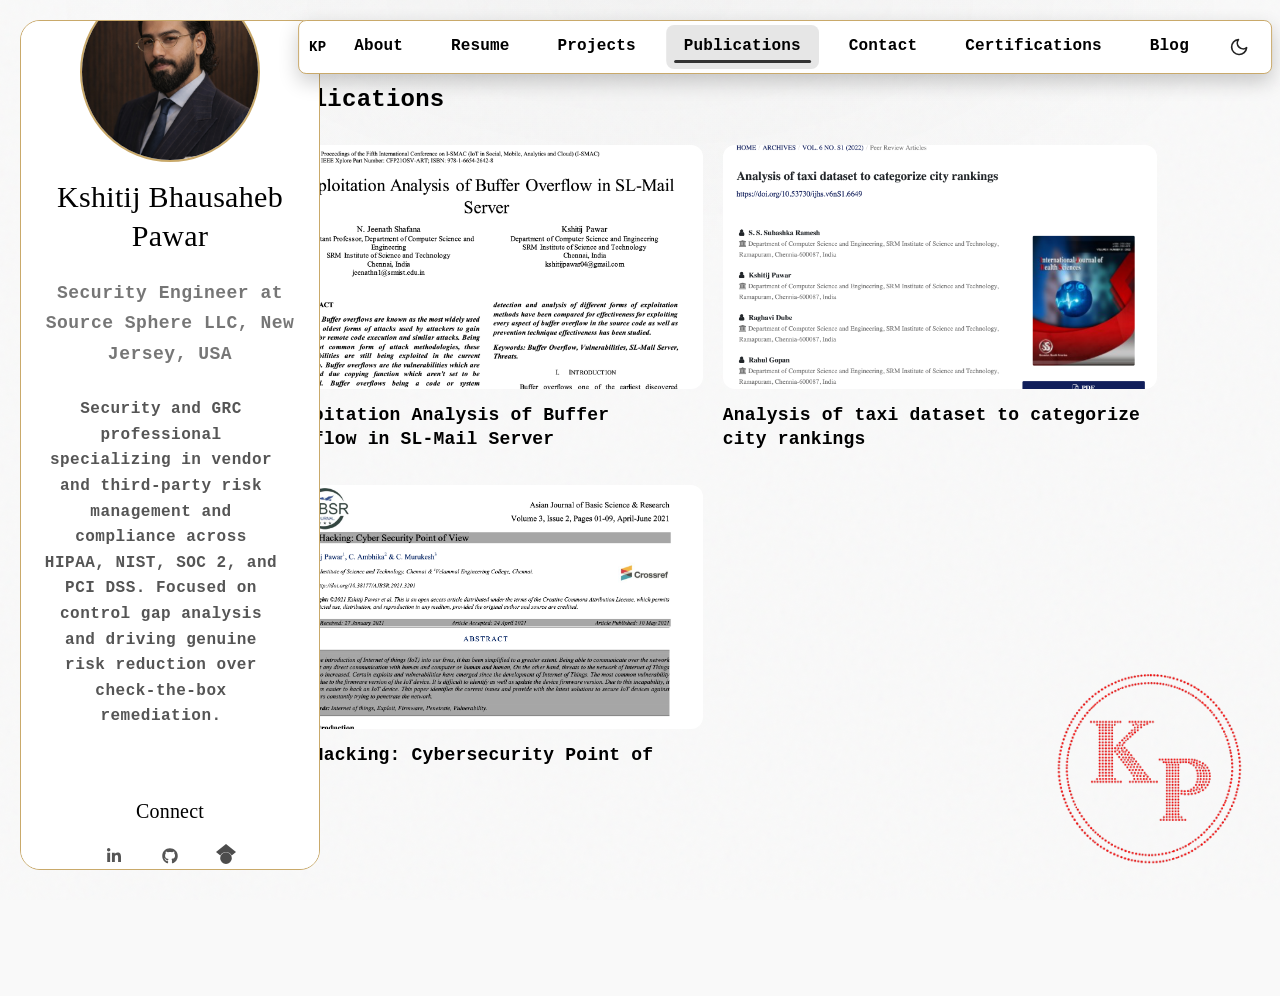
<file: stats/index.html>
<!DOCTYPE html><html lang="en" class="inter_c15e96cb-module__0bjUvq__variable playfair_display_fed1534a-module__F9WnGq__variable jetbrains_mono_6104e6b7-module__s6uLTa__variable"><head><meta charSet="utf-8"/><meta name="viewport" content="width=device-width, initial-scale=1"/><link rel="preload" href="/_next/static/media/2a65768255d6b625-s.p.14by5b4al-y~f.woff2" as="font" crossorigin="" type="font/woff2"/><link rel="preload" href="/_next/static/media/70bc3e132a0a741e-s.p.1409xf.ylxg8g.woff2" as="font" crossorigin="" type="font/woff2"/><link rel="preload" href="/_next/static/media/83afe278b6a6bb3c-s.p.0q-301v4kxxnr.woff2" as="font" crossorigin="" type="font/woff2"/><link rel="preload" as="image" href="/images/pub1.png"/><link rel="preload" as="image" href="/images/pub2.png"/><link rel="preload" as="image" href="/images/pub3.png"/><link rel="preload" as="image" href="/icons/googlescholar.svg"/><link rel="stylesheet" href="/_next/static/chunks/0jflmhk03zsct.css" data-precedence="next"/><link rel="preload" as="script" fetchPriority="low" href="/_next/static/chunks/0x5kalbn40_44.js"/><script src="/_next/static/chunks/0gqduj5elq6n_.js" async=""></script><script src="/_next/static/chunks/08t2o562nea-s.js" async=""></script><script src="/_next/static/chunks/10qgypdaejbkt.js" async=""></script><script src="/_next/static/chunks/turbopack-0_em3j_v.0pjp.js" async=""></script><script src="/_next/static/chunks/0t16ba0kqttca.js" async=""></script><script src="/_next/static/chunks/0s25wp92bhuv~.js" async=""></script><script src="/_next/static/chunks/0hs3khbk.7kx5.js" async=""></script><script src="/_next/static/chunks/0yak_ea157e~i.js" async=""></script><meta name="next-size-adjust" content=""/><title>Publications | Kshitij Bhausaheb Pawar</title><meta name="description" content="Publications and projects"/><meta name="author" content="Kshitij Bhausaheb Pawar"/><meta name="keywords" content="Kshitij Bhausaheb Pawar,Security Engineer,IAM,cloud security,Zero Trust,DevSecOps"/><meta name="creator" content="Kshitij Bhausaheb Pawar"/><meta name="robots" content="index, follow"/><meta name="googlebot" content="index, follow, max-video-preview:-1, max-image-preview:large, max-snippet:-1"/><meta property="og:title" content="Publications | Kshitij Bhausaheb Pawar"/><meta property="og:description" content="Publications and projects"/><meta property="og:url" content="https://kshitijpwr04.github.io/stats/"/><meta property="og:site_name" content="Kshitij Bhausaheb Pawar"/><meta property="og:locale" content="en_US"/><meta property="og:image" content="https://kshitijpwr04.github.io/images/me.jpg"/><meta property="og:image:width" content="1200"/><meta property="og:image:height" content="630"/><meta property="og:image:alt" content="Kshitij Bhausaheb Pawar"/><meta property="og:type" content="website"/><meta name="twitter:card" content="summary_large_image"/><meta name="twitter:title" content="Publications | Kshitij Bhausaheb Pawar"/><meta name="twitter:description" content="Publications and projects"/><meta name="twitter:image" content="https://kshitijpwr04.github.io/images/me.jpg"/><link rel="icon" href="/favicon.ico?favicon.022useww-_sz0.ico" sizes="48x48" type="image/x-icon"/><script>(self.__next_s=self.__next_s||[]).push([0,{"children":"(function(){try{var t=window.localStorage.getItem('theme');if(t==='dark'||t==='light'){document.documentElement.setAttribute('data-theme',t)}else if(window.matchMedia('(prefers-color-scheme:dark)').matches){document.documentElement.setAttribute('data-theme','dark')}else{document.documentElement.setAttribute('data-theme','light')}}catch(e){}})();","id":"theme-init"}])</script><script src="/_next/static/chunks/03~yq9q893hmn.js" noModule=""></script></head><body style="font-family:&#x27;Courier New&#x27;, Courier, monospace;font-weight:600;letter-spacing:0.5px;line-height:1.7"><div hidden=""><!--$--><!--/$--></div><div class="site-wrapper"><header class="site-header" style="position:fixed;top:20px;left:calc(50% + 145px);right:auto;transform:translateX(-50%);height:auto;justify-content:center;display:inline-flex;flex-direction:row;width:fit-content;max-width:90vw;align-items:center;gap:10px;padding:4px 10px;border-radius:8px;background:#fff;border:1px solid #c9a96a;color:#000;box-shadow:0 8px 20px rgba(0,0,0,0.2);z-index:1000;line-height:1.2"><a class="site-logo" style="color:#000" href="/"><span class="logo-text" style="font-size:14px">KP</span></a><nav class="nav-links" style="display:inline-flex;gap:12px;width:auto"><a class="nav-link " style="color:#000;font-size:inherit;writing-mode:horizontal-tb;transform:none" href="/about/">About</a><a class="nav-link " style="color:#000;font-size:inherit;writing-mode:horizontal-tb;transform:none" href="/resume/">Resume</a><a class="nav-link " style="color:#000;font-size:inherit;writing-mode:horizontal-tb;transform:none" href="/writing/">Projects</a><a class="nav-link active" aria-current="page" style="color:#000;font-size:inherit;writing-mode:horizontal-tb;transform:none" href="/stats/">Publications</a><a class="nav-link " style="color:#000;font-size:inherit;writing-mode:horizontal-tb;transform:none" href="/contact/">Contact</a><a class="nav-link " style="color:#000;font-size:inherit;writing-mode:horizontal-tb;transform:none" href="/projects/">Certifications</a><a class="nav-link " style="color:#000;font-size:inherit;writing-mode:horizontal-tb;transform:none" href="/blog/">Blog</a></nav><div class="theme-toggle-placeholder"></div><div class="hamburger-container"><nav class="main" id="hamburger-nav"><ul><li class="menu"><button type="button" class="hamburger-button" aria-label="Open navigation menu" aria-expanded="false" aria-controls="mobile-nav-menu"><span class="hamburger-icon"><span></span><span></span><span></span></span></button></li></ul></nav></div></header><div class="site-content"><div class="page-container" style="display:flex;flex-direction:column;width:100%"><main class="page-main" style="width:100%;max-width:none;margin-left:auto;margin-right:auto;padding:0;box-sizing:border-box"><article style="width:70vw;margin-left:calc(45% - 30vw);padding:4px;font-family:Courier New, Courier, monospace"><h1 style="margin-bottom:30px;font-size:24px;font-family:Courier New, Courier, monospace">Publications</h1><div style="display:grid;grid-template-columns:repeat(2, 1fr);gap:20px;width:100%"><a href="https://ieeexplore.ieee.org/abstract/document/9640767" style="text-decoration:none;color:inherit"><div style="width:100%"><img src="/images/pub1.png" style="width:100%;aspect-ratio:16 / 9;object-fit:cover;border-radius:12px"/><h2 style="margin-top:15px;font-size:18px;font-family:Courier New, Courier, monospace">Exploitation Analysis of Buffer Overflow in SL-Mail Server</h2></div></a><a href="https://sciencescholar.us/journal/index.php/ijhs/article/view/6649" style="text-decoration:none;color:inherit"><div style="width:100%"><img src="/images/pub2.png" style="width:100%;aspect-ratio:16 / 9;object-fit:cover;border-radius:12px"/><h2 style="margin-top:15px;font-size:18px;font-family:Courier New, Courier, monospace">Analysis of taxi dataset to categorize city rankings</h2></div></a><a href="https://books.aijr.org/index.php/press/catalog/book/90/chapter/326" style="text-decoration:none;color:inherit"><div style="width:100%"><img src="/images/pub3.png" style="width:100%;aspect-ratio:16 / 9;object-fit:cover;border-radius:12px"/><h2 style="margin-top:15px;font-size:18px;font-family:Courier New, Courier, monospace">IoT Hacking: Cybersecurity Point of View</h2></div></a></div></article></main><div class="sidebar-container" style="display:block;position:fixed;left:20px;top:20px;width:300px;max-width:90vw;height:calc(100vh - 50px);overflow-y:auto;background:var(--color-bg);border:1px solid #c9a96a;padding:40px 20px;border-radius:20px;text-align:center"><div style="display:flex;flex-direction:column;align-items:center;justify-content:center;height:100%"><div style="margin-bottom:40px"><div style="width:180px;height:180px;border-radius:50%;overflow:hidden;margin:0 auto;border:2px solid #c9a96a"><span class="theme-portrait "><img src="/images/me.jpg" alt="Kshitij Bhausaheb Pawar" width="180" height="180" loading="lazy" decoding="async"/></span></div><h2 style="margin-top:15px;color:var(--color-fg-bold);font-family:&#x27;Times New Roman&#x27;, Times, serif;font-weight:400;text-align:center;font-size:30px">Kshitij Bhausaheb Pawar</h2><p style="opacity:0.8;color:var(--color-fg-light);text-align:center;font-size:18px">Security Engineer at Source Sphere LLC, New Jersey, USA</p><p style="margin-top:12px;font-size:16px;line-height:1.6;color:var(--color-fg-light);max-width:240px;text-align:center">Security and GRC professional specializing in vendor and third-party risk management and compliance across HIPAA, NIST, SOC 2, and PCI DSS. Focused on control gap analysis and driving genuine risk reduction over check-the-box remediation.</p></div><div><h4 style="margin-bottom:10px;color:var(--color-fg-bold);font-family:&#x27;Times New Roman&#x27;, Times, serif;font-weight:400;text-align:center;font-size:20px">Connect</h4><ul class="icons"><li><a href="https://www.linkedin.com/in/kshitijpawar04/" aria-label="LinkedIn (opens in new tab)" target="_blank" rel="noopener noreferrer"><svg data-prefix="fab" data-icon="linkedin-in" class="svg-inline--fa fa-linkedin-in size-5" role="img" viewBox="0 0 448 512" aria-hidden="true"><path fill="currentColor" d="M100.3 448l-92.9 0 0-299.1 92.9 0 0 299.1zM53.8 108.1C24.1 108.1 0 83.5 0 53.8 0 39.5 5.7 25.9 15.8 15.8s23.8-15.8 38-15.8 27.9 5.7 38 15.8 15.8 23.8 15.8 38c0 29.7-24.1 54.3-53.8 54.3zM447.9 448l-92.7 0 0-145.6c0-34.7-.7-79.2-48.3-79.2-48.3 0-55.7 37.7-55.7 76.7l0 148.1-92.8 0 0-299.1 89.1 0 0 40.8 1.3 0c12.4-23.5 42.7-48.3 87.9-48.3 94 0 111.3 61.9 111.3 142.3l0 164.3-.1 0z"></path></svg></a></li><li><a href="https://github.com/Kshitijpwr04" aria-label="Github (opens in new tab)" target="_blank" rel="noopener noreferrer"><svg data-prefix="fab" data-icon="github" class="svg-inline--fa fa-github size-5" role="img" viewBox="0 0 512 512" aria-hidden="true"><path fill="currentColor" d="M173.9 397.4c0 2-2.3 3.6-5.2 3.6-3.3 .3-5.6-1.3-5.6-3.6 0-2 2.3-3.6 5.2-3.6 3-.3 5.6 1.3 5.6 3.6zm-31.1-4.5c-.7 2 1.3 4.3 4.3 4.9 2.6 1 5.6 0 6.2-2s-1.3-4.3-4.3-5.2c-2.6-.7-5.5 .3-6.2 2.3zm44.2-1.7c-2.9 .7-4.9 2.6-4.6 4.9 .3 2 2.9 3.3 5.9 2.6 2.9-.7 4.9-2.6 4.6-4.6-.3-1.9-3-3.2-5.9-2.9zM252.8 8c-138.7 0-244.8 105.3-244.8 244 0 110.9 69.8 205.8 169.5 239.2 12.8 2.3 17.3-5.6 17.3-12.1 0-6.2-.3-40.4-.3-61.4 0 0-70 15-84.7-29.8 0 0-11.4-29.1-27.8-36.6 0 0-22.9-15.7 1.6-15.4 0 0 24.9 2 38.6 25.8 21.9 38.6 58.6 27.5 72.9 20.9 2.3-16 8.8-27.1 16-33.7-55.9-6.2-112.3-14.3-112.3-110.5 0-27.5 7.6-41.3 23.6-58.9-2.6-6.5-11.1-33.3 2.6-67.9 20.9-6.5 69 27 69 27 20-5.6 41.5-8.5 62.8-8.5s42.8 2.9 62.8 8.5c0 0 48.1-33.6 69-27 13.7 34.7 5.2 61.4 2.6 67.9 16 17.7 25.8 31.5 25.8 58.9 0 96.5-58.9 104.2-114.8 110.5 9.2 7.9 17 22.9 17 46.4 0 33.7-.3 75.4-.3 83.6 0 6.5 4.6 14.4 17.3 12.1 100-33.2 167.8-128.1 167.8-239 0-138.7-112.5-244-251.2-244zM105.2 352.9c-1.3 1-1 3.3 .7 5.2 1.6 1.6 3.9 2.3 5.2 1 1.3-1 1-3.3-.7-5.2-1.6-1.6-3.9-2.3-5.2-1zm-10.8-8.1c-.7 1.3 .3 2.9 2.3 3.9 1.6 1 3.6 .7 4.3-.7 .7-1.3-.3-2.9-2.3-3.9-2-.6-3.6-.3-4.3 .7zm32.4 35.6c-1.6 1.3-1 4.3 1.3 6.2 2.3 2.3 5.2 2.6 6.5 1 1.3-1.3 .7-4.3-1.3-6.2-2.2-2.3-5.2-2.6-6.5-1zm-11.4-14.7c-1.6 1-1.6 3.6 0 5.9s4.3 3.3 5.6 2.3c1.6-1.3 1.6-3.9 0-6.2-1.4-2.3-4-3.3-5.6-2z"></path></svg></a></li><li><a href="https://scholar.google.com/citations?user=HvHqir4AAAAJ&amp;hl=en&amp;authuser=1" aria-label="Google Scholar (opens in new tab)" target="_blank" rel="noopener noreferrer"><img src="/icons/googlescholar.svg" alt="Google Scholar" class="size-5" style="filter:grayscale(100%) opacity(0.7)"/></a></li></ul></div></div></div></div><!--$--><!--/$--></div></div><script src="/_next/static/chunks/0x5kalbn40_44.js" id="_R_" async=""></script><script>(self.__next_f=self.__next_f||[]).push([0])</script><script>self.__next_f.push([1,"1:\"$Sreact.fragment\"\n2:I[79520,[\"/_next/static/chunks/0t16ba0kqttca.js\",\"/_next/static/chunks/0s25wp92bhuv~.js\"],\"\"]\n3:I[68361,[\"/_next/static/chunks/0t16ba0kqttca.js\",\"/_next/static/chunks/0s25wp92bhuv~.js\"],\"default\"]\n4:I[63665,[\"/_next/static/chunks/0t16ba0kqttca.js\",\"/_next/static/chunks/0s25wp92bhuv~.js\"],\"default\"]\n5:I[39756,[\"/_next/static/chunks/0t16ba0kqttca.js\",\"/_next/static/chunks/0s25wp92bhuv~.js\"],\"default\"]\n6:I[37457,[\"/_next/static/chunks/0t16ba0kqttca.js\",\"/_next/static/chunks/0s25wp92bhuv~.js\"],\"default\"]\n7:I[22016,[\"/_next/static/chunks/0t16ba0kqttca.js\",\"/_next/static/chunks/0s25wp92bhuv~.js\"],\"\"]\n8:I[71492,[\"/_next/static/chunks/0t16ba0kqttca.js\",\"/_next/static/chunks/0s25wp92bhuv~.js\",\"/_next/static/chunks/0hs3khbk.7kx5.js\",\"/_next/static/chunks/0yak_ea157e~i.js\"],\"default\"]\n9:I[61818,[\"/_next/static/chunks/0t16ba0kqttca.js\",\"/_next/static/chunks/0s25wp92bhuv~.js\",\"/_next/static/chunks/0hs3khbk.7kx5.js\",\"/_next/static/chunks/0yak_ea157e~i.js\"],\"default\"]\na:I[97367,[\"/_next/static/chunks/0t16ba0kqttca.js\",\"/_next/static/chunks/0s25wp92bhuv~.js\"],\"OutletBoundary\"]\nb:\"$Sreact.suspense\"\ne:I[97367,[\"/_next/static/chunks/0t16ba0kqttca.js\",\"/_next/static/chunks/0s25wp92bhuv~.js\"],\"ViewportBoundary\"]\n10:I[97367,[\"/_next/static/chunks/0t16ba0kqttca.js\",\"/_next/static/chunks/0s25wp92bhuv~.js\"],\"MetadataBoundary\"]\n12:I[68027,[\"/_next/static/chunks/0t16ba0kqttca.js\",\"/_next/static/chunks/0s25wp92bhuv~.js\"],\"default\",1]\n:HL[\"/_next/static/chunks/0jflmhk03zsct.css\",\"style\"]\n:HL[\"/_next/static/media/2a65768255d6b625-s.p.14by5b4al-y~f.woff2\",\"font\",{\"crossOrigin\":\"\",\"type\":\"font/woff2\"}]\n:HL[\"/_next/static/media/70bc3e132a0a741e-s.p.1409xf.ylxg8g.woff2\",\"font\",{\"crossOrigin\":\"\",\"type\":\"font/woff2\"}]\n:HL[\"/_next/static/media/83afe278b6a6bb3c-s.p.0q-301v4kxxnr.woff2\",\"font\",{\"crossOrigin\":\"\",\"type\":\"font/woff2\"}]\n"])</script><script>self.__next_f.push([1,"0:{\"P\":null,\"c\":[\"\",\"stats\",\"\"],\"q\":\"\",\"i\":false,\"f\":[[[\"\",{\"children\":[\"stats\",{\"children\":[\"__PAGE__\",{}]}]},\"$undefined\",\"$undefined\",16],[[\"$\",\"$1\",\"c\",{\"children\":[[[\"$\",\"link\",\"0\",{\"rel\":\"stylesheet\",\"href\":\"/_next/static/chunks/0jflmhk03zsct.css\",\"precedence\":\"next\",\"crossOrigin\":\"$undefined\",\"nonce\":\"$undefined\"}],[\"$\",\"script\",\"script-0\",{\"src\":\"/_next/static/chunks/0t16ba0kqttca.js\",\"async\":true,\"nonce\":\"$undefined\"}],[\"$\",\"script\",\"script-1\",{\"src\":\"/_next/static/chunks/0s25wp92bhuv~.js\",\"async\":true,\"nonce\":\"$undefined\"}]],[\"$\",\"html\",null,{\"lang\":\"en\",\"className\":\"inter_c15e96cb-module__0bjUvq__variable playfair_display_fed1534a-module__F9WnGq__variable jetbrains_mono_6104e6b7-module__s6uLTa__variable\",\"suppressHydrationWarning\":true,\"children\":[[\"$\",\"head\",null,{\"children\":[\"$\",\"$L2\",null,{\"id\":\"theme-init\",\"strategy\":\"beforeInteractive\",\"children\":\"(function(){try{var t=window.localStorage.getItem('theme');if(t==='dark'||t==='light'){document.documentElement.setAttribute('data-theme',t)}else if(window.matchMedia('(prefers-color-scheme:dark)').matches){document.documentElement.setAttribute('data-theme','dark')}else{document.documentElement.setAttribute('data-theme','light')}}catch(e){}})();\"}]}],[\"$\",\"body\",null,{\"style\":{\"fontFamily\":\"'Courier New', Courier, monospace\",\"fontWeight\":600,\"letterSpacing\":\"0.5px\",\"lineHeight\":\"1.7\"},\"children\":[[\"$\",\"$L3\",null,{}],[\"$\",\"div\",null,{\"className\":\"site-wrapper\",\"children\":[[\"$\",\"$L4\",null,{}],[\"$\",\"div\",null,{\"className\":\"site-content\",\"children\":[\"$\",\"$L5\",null,{\"parallelRouterKey\":\"children\",\"error\":\"$undefined\",\"errorStyles\":\"$undefined\",\"errorScripts\":\"$undefined\",\"template\":[\"$\",\"$L6\",null,{}],\"templateStyles\":\"$undefined\",\"templateScripts\":\"$undefined\",\"notFound\":[[\"$\",\"main\",null,{\"className\":\"not-found-page\",\"children\":[\"$\",\"div\",null,{\"className\":\"not-found-content\",\"children\":[[\"$\",\"span\",null,{\"className\":\"not-found-code\",\"children\":\"404\"}],[\"$\",\"h1\",null,{\"className\":\"not-found-title\",\"children\":\"Page Not Found\"}],[\"$\",\"p\",null,{\"className\":\"not-found-message\",\"children\":\"The page you're looking for doesn't exist or has been moved.\"}],[\"$\",\"div\",null,{\"className\":\"not-found-actions\",\"children\":[[\"$\",\"$L7\",null,{\"href\":\"/\",\"className\":\"not-found-button\",\"children\":\"Go Home\"}],[\"$\",\"$L7\",null,{\"href\":\"/contact\",\"className\":\"not-found-link\",\"children\":\"Contact Me\"}]]}]]}]}],[]],\"forbidden\":\"$undefined\",\"unauthorized\":\"$undefined\"}]}]]}],null]}]]}]]}],{\"children\":[[\"$\",\"$1\",\"c\",{\"children\":[null,[\"$\",\"$L5\",null,{\"parallelRouterKey\":\"children\",\"error\":\"$undefined\",\"errorStyles\":\"$undefined\",\"errorScripts\":\"$undefined\",\"template\":[\"$\",\"$L6\",null,{}],\"templateStyles\":\"$undefined\",\"templateScripts\":\"$undefined\",\"notFound\":\"$undefined\",\"forbidden\":\"$undefined\",\"unauthorized\":\"$undefined\"}]]}],{\"children\":[[\"$\",\"$1\",\"c\",{\"children\":[[\"$\",\"div\",null,{\"className\":\"page-container\",\"style\":{\"display\":\"flex\",\"flexDirection\":\"column\",\"width\":\"100%\"},\"children\":[[\"$\",\"main\",null,{\"className\":\"page-main\",\"style\":{\"width\":\"100%\",\"maxWidth\":\"none\",\"marginLeft\":\"auto\",\"marginRight\":\"auto\",\"padding\":\"0\",\"boxSizing\":\"border-box\"},\"children\":[\"$\",\"$L8\",null,{}]}],[\"$\",\"$L9\",null,{}]]}],[[\"$\",\"script\",\"script-0\",{\"src\":\"/_next/static/chunks/0hs3khbk.7kx5.js\",\"async\":true,\"nonce\":\"$undefined\"}],[\"$\",\"script\",\"script-1\",{\"src\":\"/_next/static/chunks/0yak_ea157e~i.js\",\"async\":true,\"nonce\":\"$undefined\"}]],[\"$\",\"$La\",null,{\"children\":[\"$\",\"$b\",null,{\"name\":\"Next.MetadataOutlet\",\"children\":\"$@c\"}]}]]}],{},null,false,null]},null,false,\"$@d\"]},null,false,null],[\"$\",\"$1\",\"h\",{\"children\":[null,[\"$\",\"$Le\",null,{\"children\":\"$Lf\"}],[\"$\",\"div\",null,{\"hidden\":true,\"children\":[\"$\",\"$L10\",null,{\"children\":[\"$\",\"$b\",null,{\"name\":\"Next.Metadata\",\"children\":\"$L11\"}]}]}],[\"$\",\"meta\",null,{\"name\":\"next-size-adjust\",\"content\":\"\"}]]}],false]],\"m\":\"$undefined\",\"G\":[\"$12\",[[\"$\",\"link\",\"0\",{\"rel\":\"stylesheet\",\"href\":\"/_next/static/chunks/0jflmhk03zsct.css\",\"precedence\":\"next\",\"crossOrigin\":\"$undefined\",\"nonce\":\"$undefined\"}]]],\"S\":true,\"h\":null,\"s\":\"$undefined\",\"l\":\"$undefined\",\"p\":\"$undefined\",\"d\":\"$undefined\",\"b\":\"5kGWfFYQyrBm1EHEVkkK0\"}\n"])</script><script>self.__next_f.push([1,"13:[]\nd:\"$W13\"\n"])</script><script>self.__next_f.push([1,"f:[[\"$\",\"meta\",\"0\",{\"charSet\":\"utf-8\"}],[\"$\",\"meta\",\"1\",{\"name\":\"viewport\",\"content\":\"width=device-width, initial-scale=1\"}]]\n"])</script><script>self.__next_f.push([1,"14:I[27201,[\"/_next/static/chunks/0t16ba0kqttca.js\",\"/_next/static/chunks/0s25wp92bhuv~.js\"],\"IconMark\"]\nc:null\n"])</script><script>self.__next_f.push([1,"11:[[\"$\",\"title\",\"0\",{\"children\":\"Publications | Kshitij Bhausaheb Pawar\"}],[\"$\",\"meta\",\"1\",{\"name\":\"description\",\"content\":\"Publications and projects\"}],[\"$\",\"meta\",\"2\",{\"name\":\"author\",\"content\":\"Kshitij Bhausaheb Pawar\"}],[\"$\",\"meta\",\"3\",{\"name\":\"keywords\",\"content\":\"Kshitij Bhausaheb Pawar,Security Engineer,IAM,cloud security,Zero Trust,DevSecOps\"}],[\"$\",\"meta\",\"4\",{\"name\":\"creator\",\"content\":\"Kshitij Bhausaheb Pawar\"}],[\"$\",\"meta\",\"5\",{\"name\":\"robots\",\"content\":\"index, follow\"}],[\"$\",\"meta\",\"6\",{\"name\":\"googlebot\",\"content\":\"index, follow, max-video-preview:-1, max-image-preview:large, max-snippet:-1\"}],[\"$\",\"meta\",\"7\",{\"property\":\"og:title\",\"content\":\"Publications | Kshitij Bhausaheb Pawar\"}],[\"$\",\"meta\",\"8\",{\"property\":\"og:description\",\"content\":\"Publications and projects\"}],[\"$\",\"meta\",\"9\",{\"property\":\"og:url\",\"content\":\"https://kshitijpwr04.github.io/stats/\"}],[\"$\",\"meta\",\"10\",{\"property\":\"og:site_name\",\"content\":\"Kshitij Bhausaheb Pawar\"}],[\"$\",\"meta\",\"11\",{\"property\":\"og:locale\",\"content\":\"en_US\"}],[\"$\",\"meta\",\"12\",{\"property\":\"og:image\",\"content\":\"https://kshitijpwr04.github.io/images/me.jpg\"}],[\"$\",\"meta\",\"13\",{\"property\":\"og:image:width\",\"content\":\"1200\"}],[\"$\",\"meta\",\"14\",{\"property\":\"og:image:height\",\"content\":\"630\"}],[\"$\",\"meta\",\"15\",{\"property\":\"og:image:alt\",\"content\":\"Kshitij Bhausaheb Pawar\"}],[\"$\",\"meta\",\"16\",{\"property\":\"og:type\",\"content\":\"website\"}],[\"$\",\"meta\",\"17\",{\"name\":\"twitter:card\",\"content\":\"summary_large_image\"}],[\"$\",\"meta\",\"18\",{\"name\":\"twitter:title\",\"content\":\"Publications | Kshitij Bhausaheb Pawar\"}],[\"$\",\"meta\",\"19\",{\"name\":\"twitter:description\",\"content\":\"Publications and projects\"}],[\"$\",\"meta\",\"20\",{\"name\":\"twitter:image\",\"content\":\"https://kshitijpwr04.github.io/images/me.jpg\"}],[\"$\",\"link\",\"21\",{\"rel\":\"icon\",\"href\":\"/favicon.ico?favicon.022useww-_sz0.ico\",\"sizes\":\"48x48\",\"type\":\"image/x-icon\"}],[\"$\",\"$L14\",\"22\",{}]]\n"])</script></body></html>
</file>
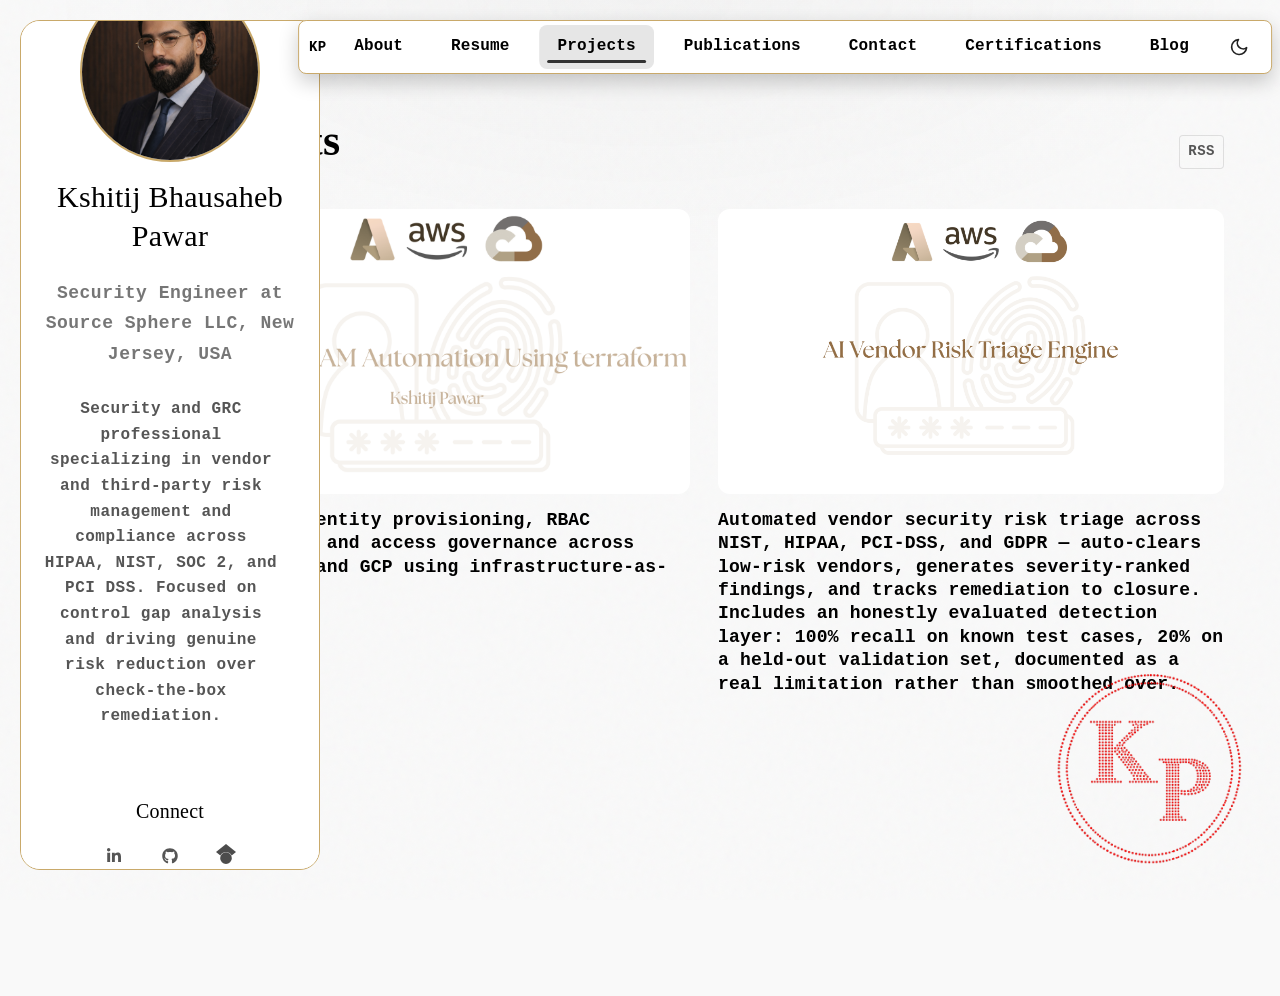
<file: writing/index.html>
<!DOCTYPE html><html lang="en" class="inter_c15e96cb-module__0bjUvq__variable playfair_display_fed1534a-module__F9WnGq__variable jetbrains_mono_6104e6b7-module__s6uLTa__variable"><head><meta charSet="utf-8"/><meta name="viewport" content="width=device-width, initial-scale=1"/><link rel="preload" href="/_next/static/media/2a65768255d6b625-s.p.14by5b4al-y~f.woff2" as="font" crossorigin="" type="font/woff2"/><link rel="preload" href="/_next/static/media/70bc3e132a0a741e-s.p.1409xf.ylxg8g.woff2" as="font" crossorigin="" type="font/woff2"/><link rel="preload" href="/_next/static/media/83afe278b6a6bb3c-s.p.0q-301v4kxxnr.woff2" as="font" crossorigin="" type="font/woff2"/><link rel="preload" href="/images/project1.png" as="image"/><link rel="preload" href="/images/project5.png" as="image"/><link rel="preload" as="image" href="/icons/googlescholar.svg"/><link rel="stylesheet" href="/_next/static/chunks/0jflmhk03zsct.css" data-precedence="next"/><link rel="preload" as="script" fetchPriority="low" href="/_next/static/chunks/0x5kalbn40_44.js"/><script src="/_next/static/chunks/0gqduj5elq6n_.js" async=""></script><script src="/_next/static/chunks/08t2o562nea-s.js" async=""></script><script src="/_next/static/chunks/10qgypdaejbkt.js" async=""></script><script src="/_next/static/chunks/turbopack-0_em3j_v.0pjp.js" async=""></script><script src="/_next/static/chunks/0t16ba0kqttca.js" async=""></script><script src="/_next/static/chunks/0s25wp92bhuv~.js" async=""></script><script src="/_next/static/chunks/0yak_ea157e~i.js" async=""></script><meta name="next-size-adjust" content=""/><title>Writing | Kshitij Bhausaheb Pawar</title><meta name="description" content="Articles on AI security, LLM red teaming, and trust &amp; safety."/><meta name="author" content="Kshitij Bhausaheb Pawar"/><meta name="keywords" content="Kshitij Bhausaheb Pawar,Security Engineer,IAM,cloud security,Zero Trust,DevSecOps"/><meta name="creator" content="Kshitij Bhausaheb Pawar"/><meta name="robots" content="index, follow"/><meta name="googlebot" content="index, follow, max-video-preview:-1, max-image-preview:large, max-snippet:-1"/><link rel="alternate" type="application/rss+xml" href="https://kshitijpwr04.github.io/feed.xml"/><meta property="og:title" content="Writing | Kshitij Bhausaheb Pawar"/><meta property="og:description" content="Articles on AI security, LLM red teaming, and trust &amp; safety."/><meta property="og:url" content="https://kshitijpwr04.github.io/writing/"/><meta property="og:site_name" content="Kshitij Bhausaheb Pawar"/><meta property="og:locale" content="en_US"/><meta property="og:image" content="https://kshitijpwr04.github.io/images/me.jpg"/><meta property="og:image:width" content="1200"/><meta property="og:image:height" content="630"/><meta property="og:image:alt" content="Kshitij Bhausaheb Pawar"/><meta property="og:type" content="website"/><meta name="twitter:card" content="summary_large_image"/><meta name="twitter:title" content="Writing | Kshitij Bhausaheb Pawar"/><meta name="twitter:description" content="Articles on AI security, LLM red teaming, and trust &amp; safety."/><meta name="twitter:image" content="https://kshitijpwr04.github.io/images/me.jpg"/><link rel="icon" href="/favicon.ico?favicon.022useww-_sz0.ico" sizes="48x48" type="image/x-icon"/><script>(self.__next_s=self.__next_s||[]).push([0,{"children":"(function(){try{var t=window.localStorage.getItem('theme');if(t==='dark'||t==='light'){document.documentElement.setAttribute('data-theme',t)}else if(window.matchMedia('(prefers-color-scheme:dark)').matches){document.documentElement.setAttribute('data-theme','dark')}else{document.documentElement.setAttribute('data-theme','light')}}catch(e){}})();","id":"theme-init"}])</script><script src="/_next/static/chunks/03~yq9q893hmn.js" noModule=""></script></head><body style="font-family:&#x27;Courier New&#x27;, Courier, monospace;font-weight:600;letter-spacing:0.5px;line-height:1.7"><div hidden=""><!--$--><!--/$--></div><div class="site-wrapper"><header class="site-header" style="position:fixed;top:20px;left:calc(50% + 145px);right:auto;transform:translateX(-50%);height:auto;justify-content:center;display:inline-flex;flex-direction:row;width:fit-content;max-width:90vw;align-items:center;gap:10px;padding:4px 10px;border-radius:8px;background:#fff;border:1px solid #c9a96a;color:#000;box-shadow:0 8px 20px rgba(0,0,0,0.2);z-index:1000;line-height:1.2"><a class="site-logo" style="color:#000" href="/"><span class="logo-text" style="font-size:14px">KP</span></a><nav class="nav-links" style="display:inline-flex;gap:12px;width:auto"><a class="nav-link " style="color:#000;font-size:inherit;writing-mode:horizontal-tb;transform:none" href="/about/">About</a><a class="nav-link " style="color:#000;font-size:inherit;writing-mode:horizontal-tb;transform:none" href="/resume/">Resume</a><a class="nav-link active" aria-current="page" style="color:#000;font-size:inherit;writing-mode:horizontal-tb;transform:none" href="/writing/">Projects</a><a class="nav-link " style="color:#000;font-size:inherit;writing-mode:horizontal-tb;transform:none" href="/stats/">Publications</a><a class="nav-link " style="color:#000;font-size:inherit;writing-mode:horizontal-tb;transform:none" href="/contact/">Contact</a><a class="nav-link " style="color:#000;font-size:inherit;writing-mode:horizontal-tb;transform:none" href="/projects/">Certifications</a><a class="nav-link " style="color:#000;font-size:inherit;writing-mode:horizontal-tb;transform:none" href="/blog/">Blog</a></nav><div class="theme-toggle-placeholder"></div><div class="hamburger-container"><nav class="main" id="hamburger-nav"><ul><li class="menu"><button type="button" class="hamburger-button" aria-label="Open navigation menu" aria-expanded="false" aria-controls="mobile-nav-menu"><span class="hamburger-icon"><span></span><span></span><span></span></span></button></li></ul></nav></div></header><div class="site-content"><div class="page-container" style="display:flex;flex-direction:column;width:100%"><main class="page-main" style="width:100%;max-width:min(1200px, 100%);margin-left:auto;margin-right:auto;padding:0 16px;box-sizing:border-box"><article class="writing-page" style="width:100%;max-width:none"><header class="writing-header"><div class="writing-header-row"><h1 class="page-title">Projects</h1><a href="/feed.xml" class="writing-rss-link" title="RSS Feed" aria-label="RSS Feed">RSS</a></div></header><div class="projects-grid" style="width:100%"><a href="https://github.com/yourusername/project1" target="_blank" style="text-decoration:none;color:inherit"><div style="width:100%;max-width:100%"><img src="/images/project1.png" alt="Automated identity provisioning, RBAC enforcement, and access governance across Azure, AWS, and GCP using infrastructure-as-code." style="width:100%;aspect-ratio:16 / 9;object-fit:cover;border-radius:12px"/><h2 style="margin-top:15px;font-size:18px;font-family:Courier New, Courier, monospace;font-weight:bold">Automated identity provisioning, RBAC enforcement, and access governance across Azure, AWS, and GCP using infrastructure-as-code.</h2></div></a><a href="https://kshitijpwr04.github.io/vendor-risk-triage-engine/dashboard/" target="_blank" style="text-decoration:none;color:inherit"><div style="width:100%;max-width:100%"><img src="/images/project5.png" alt="Automated vendor security risk triage across NIST, HIPAA, PCI-DSS, and GDPR — auto-clears low-risk vendors, generates severity-ranked findings, and tracks remediation to closure. Includes an honestly evaluated detection layer: 100% recall on known test cases, 20% on a held-out validation set, documented as a real limitation rather than smoothed over." style="width:100%;aspect-ratio:16 / 9;object-fit:cover;border-radius:12px"/><h2 style="margin-top:15px;font-size:18px;font-family:Courier New, Courier, monospace;font-weight:bold">Automated vendor security risk triage across NIST, HIPAA, PCI-DSS, and GDPR — auto-clears low-risk vendors, generates severity-ranked findings, and tracks remediation to closure. Includes an honestly evaluated detection layer: 100% recall on known test cases, 20% on a held-out validation set, documented as a real limitation rather than smoothed over.</h2></div></a></div></article></main><div class="sidebar-container" style="display:block;position:fixed;left:20px;top:20px;width:300px;max-width:90vw;height:calc(100vh - 50px);overflow-y:auto;background:var(--color-bg);border:1px solid #c9a96a;padding:40px 20px;border-radius:20px;text-align:center"><div style="display:flex;flex-direction:column;align-items:center;justify-content:center;height:100%"><div style="margin-bottom:40px"><div style="width:180px;height:180px;border-radius:50%;overflow:hidden;margin:0 auto;border:2px solid #c9a96a"><span class="theme-portrait "><img src="/images/me.jpg" alt="Kshitij Bhausaheb Pawar" width="180" height="180" loading="lazy" decoding="async"/></span></div><h2 style="margin-top:15px;color:var(--color-fg-bold);font-family:&#x27;Times New Roman&#x27;, Times, serif;font-weight:400;text-align:center;font-size:30px">Kshitij Bhausaheb Pawar</h2><p style="opacity:0.8;color:var(--color-fg-light);text-align:center;font-size:18px">Security Engineer at Source Sphere LLC, New Jersey, USA</p><p style="margin-top:12px;font-size:16px;line-height:1.6;color:var(--color-fg-light);max-width:240px;text-align:center">Security and GRC professional specializing in vendor and third-party risk management and compliance across HIPAA, NIST, SOC 2, and PCI DSS. Focused on control gap analysis and driving genuine risk reduction over check-the-box remediation.</p></div><div><h4 style="margin-bottom:10px;color:var(--color-fg-bold);font-family:&#x27;Times New Roman&#x27;, Times, serif;font-weight:400;text-align:center;font-size:20px">Connect</h4><ul class="icons"><li><a href="https://www.linkedin.com/in/kshitijpawar04/" aria-label="LinkedIn (opens in new tab)" target="_blank" rel="noopener noreferrer"><svg data-prefix="fab" data-icon="linkedin-in" class="svg-inline--fa fa-linkedin-in size-5" role="img" viewBox="0 0 448 512" aria-hidden="true"><path fill="currentColor" d="M100.3 448l-92.9 0 0-299.1 92.9 0 0 299.1zM53.8 108.1C24.1 108.1 0 83.5 0 53.8 0 39.5 5.7 25.9 15.8 15.8s23.8-15.8 38-15.8 27.9 5.7 38 15.8 15.8 23.8 15.8 38c0 29.7-24.1 54.3-53.8 54.3zM447.9 448l-92.7 0 0-145.6c0-34.7-.7-79.2-48.3-79.2-48.3 0-55.7 37.7-55.7 76.7l0 148.1-92.8 0 0-299.1 89.1 0 0 40.8 1.3 0c12.4-23.5 42.7-48.3 87.9-48.3 94 0 111.3 61.9 111.3 142.3l0 164.3-.1 0z"></path></svg></a></li><li><a href="https://github.com/Kshitijpwr04" aria-label="Github (opens in new tab)" target="_blank" rel="noopener noreferrer"><svg data-prefix="fab" data-icon="github" class="svg-inline--fa fa-github size-5" role="img" viewBox="0 0 512 512" aria-hidden="true"><path fill="currentColor" d="M173.9 397.4c0 2-2.3 3.6-5.2 3.6-3.3 .3-5.6-1.3-5.6-3.6 0-2 2.3-3.6 5.2-3.6 3-.3 5.6 1.3 5.6 3.6zm-31.1-4.5c-.7 2 1.3 4.3 4.3 4.9 2.6 1 5.6 0 6.2-2s-1.3-4.3-4.3-5.2c-2.6-.7-5.5 .3-6.2 2.3zm44.2-1.7c-2.9 .7-4.9 2.6-4.6 4.9 .3 2 2.9 3.3 5.9 2.6 2.9-.7 4.9-2.6 4.6-4.6-.3-1.9-3-3.2-5.9-2.9zM252.8 8c-138.7 0-244.8 105.3-244.8 244 0 110.9 69.8 205.8 169.5 239.2 12.8 2.3 17.3-5.6 17.3-12.1 0-6.2-.3-40.4-.3-61.4 0 0-70 15-84.7-29.8 0 0-11.4-29.1-27.8-36.6 0 0-22.9-15.7 1.6-15.4 0 0 24.9 2 38.6 25.8 21.9 38.6 58.6 27.5 72.9 20.9 2.3-16 8.8-27.1 16-33.7-55.9-6.2-112.3-14.3-112.3-110.5 0-27.5 7.6-41.3 23.6-58.9-2.6-6.5-11.1-33.3 2.6-67.9 20.9-6.5 69 27 69 27 20-5.6 41.5-8.5 62.8-8.5s42.8 2.9 62.8 8.5c0 0 48.1-33.6 69-27 13.7 34.7 5.2 61.4 2.6 67.9 16 17.7 25.8 31.5 25.8 58.9 0 96.5-58.9 104.2-114.8 110.5 9.2 7.9 17 22.9 17 46.4 0 33.7-.3 75.4-.3 83.6 0 6.5 4.6 14.4 17.3 12.1 100-33.2 167.8-128.1 167.8-239 0-138.7-112.5-244-251.2-244zM105.2 352.9c-1.3 1-1 3.3 .7 5.2 1.6 1.6 3.9 2.3 5.2 1 1.3-1 1-3.3-.7-5.2-1.6-1.6-3.9-2.3-5.2-1zm-10.8-8.1c-.7 1.3 .3 2.9 2.3 3.9 1.6 1 3.6 .7 4.3-.7 .7-1.3-.3-2.9-2.3-3.9-2-.6-3.6-.3-4.3 .7zm32.4 35.6c-1.6 1.3-1 4.3 1.3 6.2 2.3 2.3 5.2 2.6 6.5 1 1.3-1.3 .7-4.3-1.3-6.2-2.2-2.3-5.2-2.6-6.5-1zm-11.4-14.7c-1.6 1-1.6 3.6 0 5.9s4.3 3.3 5.6 2.3c1.6-1.3 1.6-3.9 0-6.2-1.4-2.3-4-3.3-5.6-2z"></path></svg></a></li><li><a href="https://scholar.google.com/citations?user=HvHqir4AAAAJ&amp;hl=en&amp;authuser=1" aria-label="Google Scholar (opens in new tab)" target="_blank" rel="noopener noreferrer"><img src="/icons/googlescholar.svg" alt="Google Scholar" class="size-5" style="filter:grayscale(100%) opacity(0.7)"/></a></li></ul></div></div></div></div><!--$--><!--/$--></div></div><script src="/_next/static/chunks/0x5kalbn40_44.js" id="_R_" async=""></script><script>(self.__next_f=self.__next_f||[]).push([0])</script><script>self.__next_f.push([1,"1:\"$Sreact.fragment\"\n2:I[79520,[\"/_next/static/chunks/0t16ba0kqttca.js\",\"/_next/static/chunks/0s25wp92bhuv~.js\"],\"\"]\n3:I[68361,[\"/_next/static/chunks/0t16ba0kqttca.js\",\"/_next/static/chunks/0s25wp92bhuv~.js\"],\"default\"]\n4:I[63665,[\"/_next/static/chunks/0t16ba0kqttca.js\",\"/_next/static/chunks/0s25wp92bhuv~.js\"],\"default\"]\n5:I[39756,[\"/_next/static/chunks/0t16ba0kqttca.js\",\"/_next/static/chunks/0s25wp92bhuv~.js\"],\"default\"]\n6:I[37457,[\"/_next/static/chunks/0t16ba0kqttca.js\",\"/_next/static/chunks/0s25wp92bhuv~.js\"],\"default\"]\n7:I[22016,[\"/_next/static/chunks/0t16ba0kqttca.js\",\"/_next/static/chunks/0s25wp92bhuv~.js\"],\"\"]\ne:I[68027,[\"/_next/static/chunks/0t16ba0kqttca.js\",\"/_next/static/chunks/0s25wp92bhuv~.js\"],\"default\",1]\n:HL[\"/_next/static/chunks/0jflmhk03zsct.css\",\"style\"]\n:HL[\"/_next/static/media/2a65768255d6b625-s.p.14by5b4al-y~f.woff2\",\"font\",{\"crossOrigin\":\"\",\"type\":\"font/woff2\"}]\n:HL[\"/_next/static/media/70bc3e132a0a741e-s.p.1409xf.ylxg8g.woff2\",\"font\",{\"crossOrigin\":\"\",\"type\":\"font/woff2\"}]\n:HL[\"/_next/static/media/83afe278b6a6bb3c-s.p.0q-301v4kxxnr.woff2\",\"font\",{\"crossOrigin\":\"\",\"type\":\"font/woff2\"}]\n:HL[\"/images/project1.png\",\"image\"]\n"])</script><script>self.__next_f.push([1,"0:{\"P\":null,\"c\":[\"\",\"writing\",\"\"],\"q\":\"\",\"i\":false,\"f\":[[[\"\",{\"children\":[\"writing\",{\"children\":[\"__PAGE__\",{}]}]},\"$undefined\",\"$undefined\",16],[[\"$\",\"$1\",\"c\",{\"children\":[[[\"$\",\"link\",\"0\",{\"rel\":\"stylesheet\",\"href\":\"/_next/static/chunks/0jflmhk03zsct.css\",\"precedence\":\"next\",\"crossOrigin\":\"$undefined\",\"nonce\":\"$undefined\"}],[\"$\",\"script\",\"script-0\",{\"src\":\"/_next/static/chunks/0t16ba0kqttca.js\",\"async\":true,\"nonce\":\"$undefined\"}],[\"$\",\"script\",\"script-1\",{\"src\":\"/_next/static/chunks/0s25wp92bhuv~.js\",\"async\":true,\"nonce\":\"$undefined\"}]],[\"$\",\"html\",null,{\"lang\":\"en\",\"className\":\"inter_c15e96cb-module__0bjUvq__variable playfair_display_fed1534a-module__F9WnGq__variable jetbrains_mono_6104e6b7-module__s6uLTa__variable\",\"suppressHydrationWarning\":true,\"children\":[[\"$\",\"head\",null,{\"children\":[\"$\",\"$L2\",null,{\"id\":\"theme-init\",\"strategy\":\"beforeInteractive\",\"children\":\"(function(){try{var t=window.localStorage.getItem('theme');if(t==='dark'||t==='light'){document.documentElement.setAttribute('data-theme',t)}else if(window.matchMedia('(prefers-color-scheme:dark)').matches){document.documentElement.setAttribute('data-theme','dark')}else{document.documentElement.setAttribute('data-theme','light')}}catch(e){}})();\"}]}],[\"$\",\"body\",null,{\"style\":{\"fontFamily\":\"'Courier New', Courier, monospace\",\"fontWeight\":600,\"letterSpacing\":\"0.5px\",\"lineHeight\":\"1.7\"},\"children\":[[\"$\",\"$L3\",null,{}],[\"$\",\"div\",null,{\"className\":\"site-wrapper\",\"children\":[[\"$\",\"$L4\",null,{}],[\"$\",\"div\",null,{\"className\":\"site-content\",\"children\":[\"$\",\"$L5\",null,{\"parallelRouterKey\":\"children\",\"error\":\"$undefined\",\"errorStyles\":\"$undefined\",\"errorScripts\":\"$undefined\",\"template\":[\"$\",\"$L6\",null,{}],\"templateStyles\":\"$undefined\",\"templateScripts\":\"$undefined\",\"notFound\":[[\"$\",\"main\",null,{\"className\":\"not-found-page\",\"children\":[\"$\",\"div\",null,{\"className\":\"not-found-content\",\"children\":[[\"$\",\"span\",null,{\"className\":\"not-found-code\",\"children\":\"404\"}],[\"$\",\"h1\",null,{\"className\":\"not-found-title\",\"children\":\"Page Not Found\"}],[\"$\",\"p\",null,{\"className\":\"not-found-message\",\"children\":\"The page you're looking for doesn't exist or has been moved.\"}],[\"$\",\"div\",null,{\"className\":\"not-found-actions\",\"children\":[[\"$\",\"$L7\",null,{\"href\":\"/\",\"className\":\"not-found-button\",\"children\":\"Go Home\"}],[\"$\",\"$L7\",null,{\"href\":\"/contact\",\"className\":\"not-found-link\",\"children\":\"Contact Me\"}]]}]]}]}],[]],\"forbidden\":\"$undefined\",\"unauthorized\":\"$undefined\"}]}]]}],null]}]]}]]}],{\"children\":[[\"$\",\"$1\",\"c\",{\"children\":[null,[\"$\",\"$L5\",null,{\"parallelRouterKey\":\"children\",\"error\":\"$undefined\",\"errorStyles\":\"$undefined\",\"errorScripts\":\"$undefined\",\"template\":[\"$\",\"$L6\",null,{}],\"templateStyles\":\"$undefined\",\"templateScripts\":\"$undefined\",\"notFound\":\"$undefined\",\"forbidden\":\"$undefined\",\"unauthorized\":\"$undefined\"}]]}],{\"children\":[[\"$\",\"$1\",\"c\",{\"children\":[[\"$\",\"div\",null,{\"className\":\"page-container\",\"style\":{\"display\":\"flex\",\"flexDirection\":\"column\",\"width\":\"100%\"},\"children\":[[\"$\",\"main\",null,{\"className\":\"page-main\",\"style\":{\"width\":\"100%\",\"maxWidth\":\"min(1200px, 100%)\",\"marginLeft\":\"auto\",\"marginRight\":\"auto\",\"padding\":\"0 16px\",\"boxSizing\":\"border-box\"},\"children\":[\"$\",\"article\",null,{\"className\":\"writing-page\",\"style\":{\"width\":\"100%\",\"maxWidth\":\"none\"},\"children\":[[\"$\",\"header\",null,{\"className\":\"writing-header\",\"children\":[\"$\",\"div\",null,{\"className\":\"writing-header-row\",\"children\":[[\"$\",\"h1\",null,{\"className\":\"page-title\",\"children\":\"Projects\"}],[\"$\",\"a\",null,{\"href\":\"/feed.xml\",\"className\":\"writing-rss-link\",\"title\":\"RSS Feed\",\"aria-label\":\"RSS Feed\",\"children\":\"RSS\"}]]}]}],[\"$\",\"div\",null,{\"className\":\"projects-grid\",\"style\":{\"width\":\"100%\"},\"children\":[[\"$\",\"a\",\"Automated identity provisioning, RBAC enforcement, and access governance across Azure, AWS, and GCP using infrastructure-as-code.\",{\"href\":\"https://github.com/yourusername/project1\",\"target\":\"_blank\",\"style\":{\"textDecoration\":\"none\",\"color\":\"inherit\"},\"children\":[\"$\",\"div\",null,{\"style\":{\"width\":\"100%\",\"maxWidth\":\"100%\"},\"children\":[[\"$\",\"img\",null,{\"src\":\"/images/project1.png\",\"alt\":\"Automated identity provisioning, RBAC enforcement, and access governance across Azure, AWS, and GCP using infrastructure-as-code.\",\"style\":{\"width\":\"100%\",\"aspectRatio\":\"16 / 9\",\"objectFit\":\"cover\",\"borderRadius\":\"12px\"}}],[\"$\",\"h2\",null,{\"style\":{\"marginTop\":\"15px\",\"fontSize\":\"18px\",\"fontFamily\":\"Courier New, Courier, monospace\",\"fontWeight\":\"bold\"},\"children\":\"Automated identity provisioning, RBAC enforcement, and access governance across Azure, AWS, and GCP using infrastructure-as-code.\"}]]}]}],[\"$\",\"a\",\"Automated vendor security risk triage across NIST, HIPAA, PCI-DSS, and GDPR — auto-clears low-risk vendors, generates severity-ranked findings, and tracks remediation to closure. Includes an honestly evaluated detection layer: 100% recall on known test cases, 20% on a held-out validation set, documented as a real limitation rather than smoothed over.\",{\"href\":\"https://kshitijpwr04.github.io/vendor-risk-triage-engine/dashboard/\",\"target\":\"_blank\",\"style\":{\"textDecoration\":\"none\",\"color\":\"inherit\"},\"children\":\"$L8\"}]]}]]}]}],\"$L9\"]}],[\"$La\"],\"$Lb\"]}],{},null,false,null]},null,false,\"$@c\"]},null,false,null],\"$Ld\",false]],\"m\":\"$undefined\",\"G\":[\"$e\",[\"$Lf\"]],\"S\":true,\"h\":null,\"s\":\"$undefined\",\"l\":\"$undefined\",\"p\":\"$undefined\",\"d\":\"$undefined\",\"b\":\"5kGWfFYQyrBm1EHEVkkK0\"}\n"])</script><script>self.__next_f.push([1,"10:I[61818,[\"/_next/static/chunks/0t16ba0kqttca.js\",\"/_next/static/chunks/0s25wp92bhuv~.js\",\"/_next/static/chunks/0yak_ea157e~i.js\"],\"default\"]\n11:I[97367,[\"/_next/static/chunks/0t16ba0kqttca.js\",\"/_next/static/chunks/0s25wp92bhuv~.js\"],\"OutletBoundary\"]\n12:\"$Sreact.suspense\"\n15:I[97367,[\"/_next/static/chunks/0t16ba0kqttca.js\",\"/_next/static/chunks/0s25wp92bhuv~.js\"],\"ViewportBoundary\"]\n17:I[97367,[\"/_next/static/chunks/0t16ba0kqttca.js\",\"/_next/static/chunks/0s25wp92bhuv~.js\"],\"MetadataBoundary\"]\n:HL[\"/images/project5.png\",\"image\"]\n8:[\"$\",\"div\",null,{\"style\":{\"width\":\"100%\",\"maxWidth\":\"100%\"},\"children\":[[\"$\",\"img\",null,{\"src\":\"/images/project5.png\",\"alt\":\"Automated vendor security risk triage across NIST, HIPAA, PCI-DSS, and GDPR — auto-clears low-risk vendors, generates severity-ranked findings, and tracks remediation to closure. Includes an honestly evaluated detection layer: 100% recall on known test cases, 20% on a held-out validation set, documented as a real limitation rather than smoothed over.\",\"style\":{\"width\":\"100%\",\"aspectRatio\":\"16 / 9\",\"objectFit\":\"cover\",\"borderRadius\":\"12px\"}}],[\"$\",\"h2\",null,{\"style\":{\"marginTop\":\"15px\",\"fontSize\":\"18px\",\"fontFamily\":\"Courier New, Courier, monospace\",\"fontWeight\":\"bold\"},\"children\":\"Automated vendor security risk triage across NIST, HIPAA, PCI-DSS, and GDPR — auto-clears low-risk vendors, generates severity-ranked findings, and tracks remediation to closure. Includes an honestly evaluated detection layer: 100% recall on known test cases, 20% on a held-out validation set, documented as a real limitation rather than smoothed over.\"}]]}]\n9:[\"$\",\"$L10\",null,{}]\na:[\"$\",\"script\",\"script-0\",{\"src\":\"/_next/static/chunks/0yak_ea157e~i.js\",\"async\":true,\"nonce\":\"$undefined\"}]\nb:[\"$\",\"$L11\",null,{\"children\":[\"$\",\"$12\",null,{\"name\":\"Next.MetadataOutlet\",\"children\":\"$@13\"}]}]\n14:[]\nc:\"$W14\"\nd:[\"$\",\"$1\",\"h\",{\"children\":[null,[\"$\",\"$L15\",null,{\"children\":\"$L16\"}],[\"$\",\"div\",null,{\"hidden\":true,\"children\":[\"$\",\"$L17\",null,{\"children\":[\"$\",\"$12\",null,{\"name\":\"Next.Metadata\",\"children\":\"$L18\"}]}]}],[\"$\",\"meta\",null,{\"name\":\"next-size-adjust\",\"content\":\"\"}]]}]\nf:[\"$\",\"link\",\"0\",{\"rel\":\"stylesheet\",\"href\":\"/_next/static/chunks/0jflmhk03zsct.css\",\"precedence\":\"next\",\"crossOrigin\":\"$undefined\",\"nonce\":\"$undefined\"}]\n"])</script><script>self.__next_f.push([1,"16:[[\"$\",\"meta\",\"0\",{\"charSet\":\"utf-8\"}],[\"$\",\"meta\",\"1\",{\"name\":\"viewport\",\"content\":\"width=device-width, initial-scale=1\"}]]\n"])</script><script>self.__next_f.push([1,"19:I[27201,[\"/_next/static/chunks/0t16ba0kqttca.js\",\"/_next/static/chunks/0s25wp92bhuv~.js\"],\"IconMark\"]\n13:null\n"])</script><script>self.__next_f.push([1,"18:[[\"$\",\"title\",\"0\",{\"children\":\"Writing | Kshitij Bhausaheb Pawar\"}],[\"$\",\"meta\",\"1\",{\"name\":\"description\",\"content\":\"Articles on AI security, LLM red teaming, and trust \u0026 safety.\"}],[\"$\",\"meta\",\"2\",{\"name\":\"author\",\"content\":\"Kshitij Bhausaheb Pawar\"}],[\"$\",\"meta\",\"3\",{\"name\":\"keywords\",\"content\":\"Kshitij Bhausaheb Pawar,Security Engineer,IAM,cloud security,Zero Trust,DevSecOps\"}],[\"$\",\"meta\",\"4\",{\"name\":\"creator\",\"content\":\"Kshitij Bhausaheb Pawar\"}],[\"$\",\"meta\",\"5\",{\"name\":\"robots\",\"content\":\"index, follow\"}],[\"$\",\"meta\",\"6\",{\"name\":\"googlebot\",\"content\":\"index, follow, max-video-preview:-1, max-image-preview:large, max-snippet:-1\"}],[\"$\",\"link\",\"7\",{\"rel\":\"alternate\",\"type\":\"application/rss+xml\",\"href\":\"https://kshitijpwr04.github.io/feed.xml\"}],[\"$\",\"meta\",\"8\",{\"property\":\"og:title\",\"content\":\"Writing | Kshitij Bhausaheb Pawar\"}],[\"$\",\"meta\",\"9\",{\"property\":\"og:description\",\"content\":\"Articles on AI security, LLM red teaming, and trust \u0026 safety.\"}],[\"$\",\"meta\",\"10\",{\"property\":\"og:url\",\"content\":\"https://kshitijpwr04.github.io/writing/\"}],[\"$\",\"meta\",\"11\",{\"property\":\"og:site_name\",\"content\":\"Kshitij Bhausaheb Pawar\"}],[\"$\",\"meta\",\"12\",{\"property\":\"og:locale\",\"content\":\"en_US\"}],[\"$\",\"meta\",\"13\",{\"property\":\"og:image\",\"content\":\"https://kshitijpwr04.github.io/images/me.jpg\"}],[\"$\",\"meta\",\"14\",{\"property\":\"og:image:width\",\"content\":\"1200\"}],[\"$\",\"meta\",\"15\",{\"property\":\"og:image:height\",\"content\":\"630\"}],[\"$\",\"meta\",\"16\",{\"property\":\"og:image:alt\",\"content\":\"Kshitij Bhausaheb Pawar\"}],[\"$\",\"meta\",\"17\",{\"property\":\"og:type\",\"content\":\"website\"}],[\"$\",\"meta\",\"18\",{\"name\":\"twitter:card\",\"content\":\"summary_large_image\"}],[\"$\",\"meta\",\"19\",{\"name\":\"twitter:title\",\"content\":\"Writing | Kshitij Bhausaheb Pawar\"}],[\"$\",\"meta\",\"20\",{\"name\":\"twitter:description\",\"content\":\"Articles on AI security, LLM red teaming, and trust \u0026 safety.\"}],[\"$\",\"meta\",\"21\",{\"name\":\"twitter:image\",\"content\":\"https://kshitijpwr04.github.io/images/me.jpg\"}],[\"$\",\"link\",\"22\",{\"rel\":\"icon\",\"href\":\"/favicon.ico?favicon.022useww-_sz0.ico\",\"sizes\":\"48x48\",\"type\":\"image/x-icon\"}],[\"$\",\"$L19\",\"23\",{}]]\n"])</script></body></html>
</file>
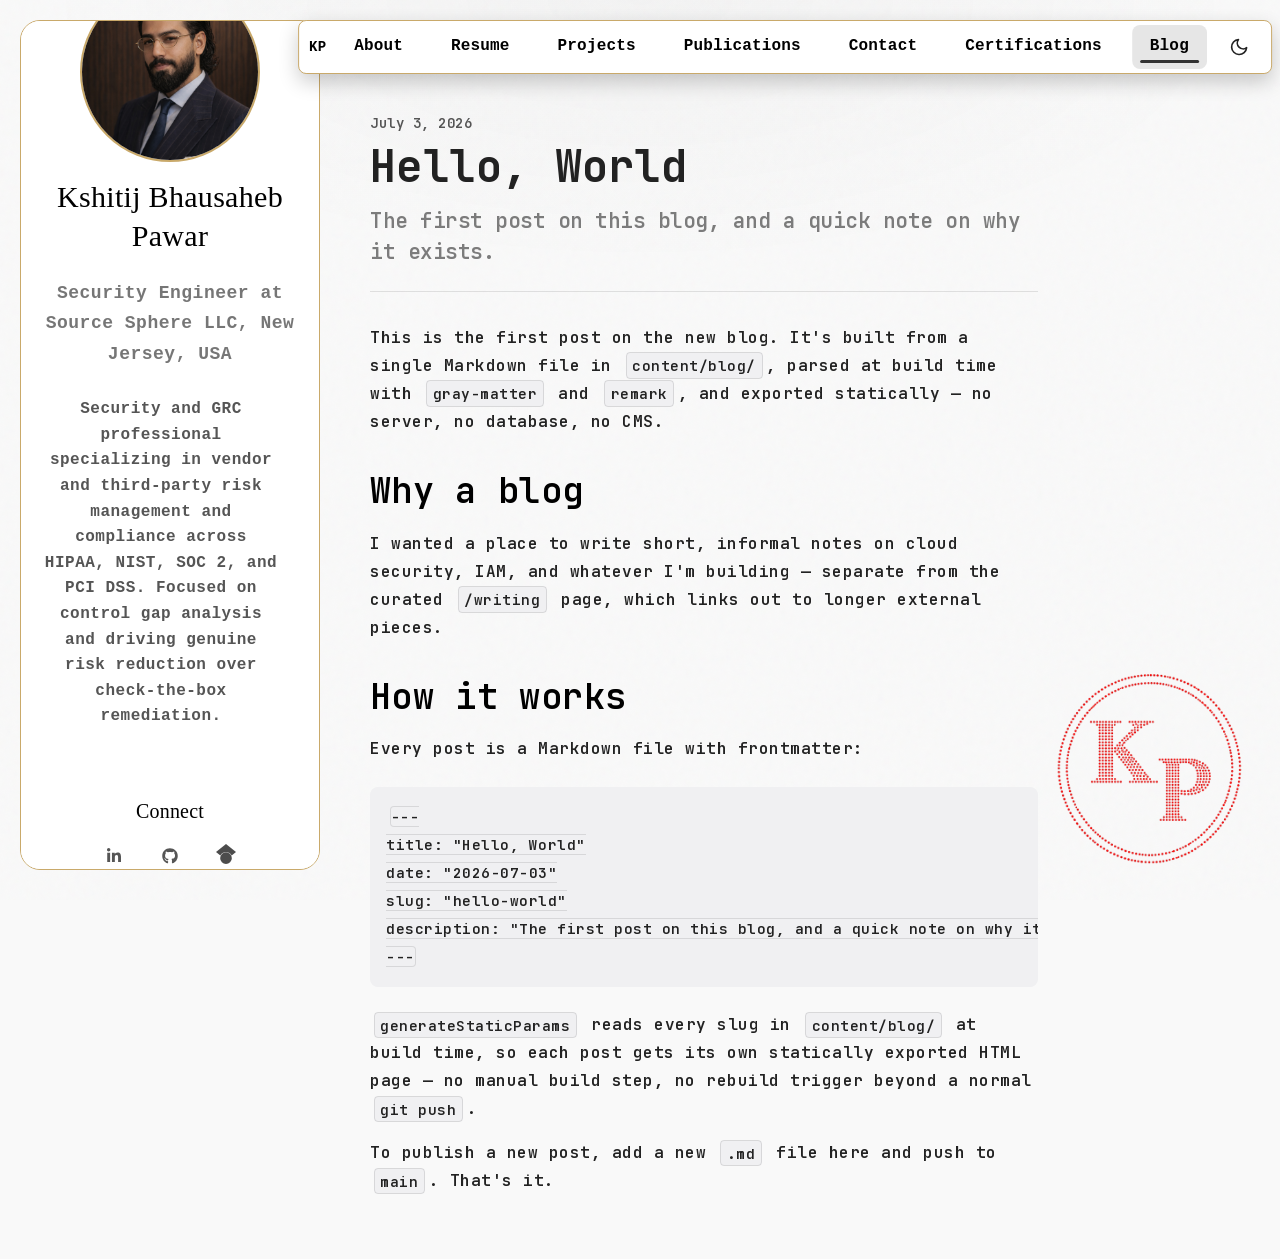
<file: blog/hello-world/index.html>
<!DOCTYPE html><html lang="en" class="inter_c15e96cb-module__0bjUvq__variable playfair_display_fed1534a-module__F9WnGq__variable jetbrains_mono_6104e6b7-module__s6uLTa__variable"><head><meta charSet="utf-8"/><meta name="viewport" content="width=device-width, initial-scale=1"/><link rel="preload" href="/_next/static/media/2a65768255d6b625-s.p.14by5b4al-y~f.woff2" as="font" crossorigin="" type="font/woff2"/><link rel="preload" href="/_next/static/media/70bc3e132a0a741e-s.p.1409xf.ylxg8g.woff2" as="font" crossorigin="" type="font/woff2"/><link rel="preload" href="/_next/static/media/83afe278b6a6bb3c-s.p.0q-301v4kxxnr.woff2" as="font" crossorigin="" type="font/woff2"/><link rel="preload" as="image" href="/icons/googlescholar.svg"/><link rel="stylesheet" href="/_next/static/chunks/0jflmhk03zsct.css" data-precedence="next"/><link rel="preload" as="script" fetchPriority="low" href="/_next/static/chunks/0x5kalbn40_44.js"/><script src="/_next/static/chunks/0gqduj5elq6n_.js" async=""></script><script src="/_next/static/chunks/08t2o562nea-s.js" async=""></script><script src="/_next/static/chunks/10qgypdaejbkt.js" async=""></script><script src="/_next/static/chunks/turbopack-0_em3j_v.0pjp.js" async=""></script><script src="/_next/static/chunks/0t16ba0kqttca.js" async=""></script><script src="/_next/static/chunks/0s25wp92bhuv~.js" async=""></script><script src="/_next/static/chunks/0yak_ea157e~i.js" async=""></script><meta name="next-size-adjust" content=""/><title>Hello, World | Kshitij Bhausaheb Pawar</title><meta name="description" content="The first post on this blog, and a quick note on why it exists."/><meta name="author" content="Kshitij Bhausaheb Pawar"/><meta name="keywords" content="Kshitij Bhausaheb Pawar,Security Engineer,IAM,cloud security,Zero Trust,DevSecOps"/><meta name="creator" content="Kshitij Bhausaheb Pawar"/><meta name="robots" content="index, follow"/><meta name="googlebot" content="index, follow, max-video-preview:-1, max-image-preview:large, max-snippet:-1"/><meta property="og:title" content="Hello, World | Kshitij Bhausaheb Pawar"/><meta property="og:description" content="The first post on this blog, and a quick note on why it exists."/><meta property="og:url" content="https://kshitijpwr04.github.io/blog/hello-world/"/><meta property="og:site_name" content="Kshitij Bhausaheb Pawar"/><meta property="og:locale" content="en_US"/><meta property="og:image" content="https://kshitijpwr04.github.io/images/me.jpg"/><meta property="og:image:width" content="1200"/><meta property="og:image:height" content="630"/><meta property="og:image:alt" content="Kshitij Bhausaheb Pawar"/><meta property="og:type" content="website"/><meta name="twitter:card" content="summary_large_image"/><meta name="twitter:title" content="Hello, World | Kshitij Bhausaheb Pawar"/><meta name="twitter:description" content="The first post on this blog, and a quick note on why it exists."/><meta name="twitter:image" content="https://kshitijpwr04.github.io/images/me.jpg"/><link rel="icon" href="/favicon.ico?favicon.022useww-_sz0.ico" sizes="48x48" type="image/x-icon"/><script>(self.__next_s=self.__next_s||[]).push([0,{"children":"(function(){try{var t=window.localStorage.getItem('theme');if(t==='dark'||t==='light'){document.documentElement.setAttribute('data-theme',t)}else if(window.matchMedia('(prefers-color-scheme:dark)').matches){document.documentElement.setAttribute('data-theme','dark')}else{document.documentElement.setAttribute('data-theme','light')}}catch(e){}})();","id":"theme-init"}])</script><script src="/_next/static/chunks/03~yq9q893hmn.js" noModule=""></script></head><body style="font-family:&#x27;Courier New&#x27;, Courier, monospace;font-weight:600;letter-spacing:0.5px;line-height:1.7"><div hidden=""><!--$--><!--/$--></div><div class="site-wrapper"><header class="site-header" style="position:fixed;top:20px;left:calc(50% + 145px);right:auto;transform:translateX(-50%);height:auto;justify-content:center;display:inline-flex;flex-direction:row;width:fit-content;max-width:90vw;align-items:center;gap:10px;padding:4px 10px;border-radius:8px;background:#fff;border:1px solid #c9a96a;color:#000;box-shadow:0 8px 20px rgba(0,0,0,0.2);z-index:1000;line-height:1.2"><a class="site-logo" style="color:#000" href="/"><span class="logo-text" style="font-size:14px">KP</span></a><nav class="nav-links" style="display:inline-flex;gap:12px;width:auto"><a class="nav-link " style="color:#000;font-size:inherit;writing-mode:horizontal-tb;transform:none" href="/about/">About</a><a class="nav-link " style="color:#000;font-size:inherit;writing-mode:horizontal-tb;transform:none" href="/resume/">Resume</a><a class="nav-link " style="color:#000;font-size:inherit;writing-mode:horizontal-tb;transform:none" href="/writing/">Projects</a><a class="nav-link " style="color:#000;font-size:inherit;writing-mode:horizontal-tb;transform:none" href="/stats/">Publications</a><a class="nav-link " style="color:#000;font-size:inherit;writing-mode:horizontal-tb;transform:none" href="/contact/">Contact</a><a class="nav-link " style="color:#000;font-size:inherit;writing-mode:horizontal-tb;transform:none" href="/projects/">Certifications</a><a class="nav-link active" aria-current="page" style="color:#000;font-size:inherit;writing-mode:horizontal-tb;transform:none" href="/blog/">Blog</a></nav><div class="theme-toggle-placeholder"></div><div class="hamburger-container"><nav class="main" id="hamburger-nav"><ul><li class="menu"><button type="button" class="hamburger-button" aria-label="Open navigation menu" aria-expanded="false" aria-controls="mobile-nav-menu"><span class="hamburger-icon"><span></span><span></span><span></span></span></button></li></ul></nav></div></header><div class="site-content"><div class="page-container" style="display:flex;flex-direction:column;width:100%"><main class="page-main" style="width:100%;max-width:min(1200px, 100%);margin-left:auto;margin-right:auto;padding:0 16px;box-sizing:border-box"><article class="blog-page font-mono"><header class="blog-post-header"><time class="blog-date" dateTime="2026-07-03">July 3, 2026</time><h1 class="blog-post-title">Hello, World</h1><p class="blog-post-description">The first post on this blog, and a quick note on why it exists.</p></header><div class="blog-content"><p>This is the first post on the new blog. It's built from a single Markdown
file in <code>content/blog/</code>, parsed at build time with <code>gray-matter</code> and
<code>remark</code>, and exported statically — no server, no database, no CMS.</p>
<h2>Why a blog</h2>
<p>I wanted a place to write short, informal notes on cloud security, IAM,
and whatever I'm building — separate from the curated <code>/writing</code> page,
which links out to longer external pieces.</p>
<h2>How it works</h2>
<p>Every post is a Markdown file with frontmatter:</p>
<pre><code class="language-md">---
title: "Hello, World"
date: "2026-07-03"
slug: "hello-world"
description: "The first post on this blog, and a quick note on why it exists."
---
</code></pre>
<p><code>generateStaticParams</code> reads every slug in <code>content/blog/</code> at build time,
so each post gets its own statically exported HTML page — no manual
build step, no rebuild trigger beyond a normal <code>git push</code>.</p>
<p>To publish a new post, add a new <code>.md</code> file here and push to <code>main</code>.
That's it.</p>
</div></article></main><div class="sidebar-container" style="display:block;position:fixed;left:20px;top:20px;width:300px;max-width:90vw;height:calc(100vh - 50px);overflow-y:auto;background:var(--color-bg);border:1px solid #c9a96a;padding:40px 20px;border-radius:20px;text-align:center"><div style="display:flex;flex-direction:column;align-items:center;justify-content:center;height:100%"><div style="margin-bottom:40px"><div style="width:180px;height:180px;border-radius:50%;overflow:hidden;margin:0 auto;border:2px solid #c9a96a"><span class="theme-portrait "><img src="/images/me.jpg" alt="Kshitij Bhausaheb Pawar" width="180" height="180" loading="lazy" decoding="async"/></span></div><h2 style="margin-top:15px;color:var(--color-fg-bold);font-family:&#x27;Times New Roman&#x27;, Times, serif;font-weight:400;text-align:center;font-size:30px">Kshitij Bhausaheb Pawar</h2><p style="opacity:0.8;color:var(--color-fg-light);text-align:center;font-size:18px">Security Engineer at Source Sphere LLC, New Jersey, USA</p><p style="margin-top:12px;font-size:16px;line-height:1.6;color:var(--color-fg-light);max-width:240px;text-align:center">Security and GRC professional specializing in vendor and third-party risk management and compliance across HIPAA, NIST, SOC 2, and PCI DSS. Focused on control gap analysis and driving genuine risk reduction over check-the-box remediation.</p></div><div><h4 style="margin-bottom:10px;color:var(--color-fg-bold);font-family:&#x27;Times New Roman&#x27;, Times, serif;font-weight:400;text-align:center;font-size:20px">Connect</h4><ul class="icons"><li><a href="https://www.linkedin.com/in/kshitijpawar04/" aria-label="LinkedIn (opens in new tab)" target="_blank" rel="noopener noreferrer"><svg data-prefix="fab" data-icon="linkedin-in" class="svg-inline--fa fa-linkedin-in size-5" role="img" viewBox="0 0 448 512" aria-hidden="true"><path fill="currentColor" d="M100.3 448l-92.9 0 0-299.1 92.9 0 0 299.1zM53.8 108.1C24.1 108.1 0 83.5 0 53.8 0 39.5 5.7 25.9 15.8 15.8s23.8-15.8 38-15.8 27.9 5.7 38 15.8 15.8 23.8 15.8 38c0 29.7-24.1 54.3-53.8 54.3zM447.9 448l-92.7 0 0-145.6c0-34.7-.7-79.2-48.3-79.2-48.3 0-55.7 37.7-55.7 76.7l0 148.1-92.8 0 0-299.1 89.1 0 0 40.8 1.3 0c12.4-23.5 42.7-48.3 87.9-48.3 94 0 111.3 61.9 111.3 142.3l0 164.3-.1 0z"></path></svg></a></li><li><a href="https://github.com/Kshitijpwr04" aria-label="Github (opens in new tab)" target="_blank" rel="noopener noreferrer"><svg data-prefix="fab" data-icon="github" class="svg-inline--fa fa-github size-5" role="img" viewBox="0 0 512 512" aria-hidden="true"><path fill="currentColor" d="M173.9 397.4c0 2-2.3 3.6-5.2 3.6-3.3 .3-5.6-1.3-5.6-3.6 0-2 2.3-3.6 5.2-3.6 3-.3 5.6 1.3 5.6 3.6zm-31.1-4.5c-.7 2 1.3 4.3 4.3 4.9 2.6 1 5.6 0 6.2-2s-1.3-4.3-4.3-5.2c-2.6-.7-5.5 .3-6.2 2.3zm44.2-1.7c-2.9 .7-4.9 2.6-4.6 4.9 .3 2 2.9 3.3 5.9 2.6 2.9-.7 4.9-2.6 4.6-4.6-.3-1.9-3-3.2-5.9-2.9zM252.8 8c-138.7 0-244.8 105.3-244.8 244 0 110.9 69.8 205.8 169.5 239.2 12.8 2.3 17.3-5.6 17.3-12.1 0-6.2-.3-40.4-.3-61.4 0 0-70 15-84.7-29.8 0 0-11.4-29.1-27.8-36.6 0 0-22.9-15.7 1.6-15.4 0 0 24.9 2 38.6 25.8 21.9 38.6 58.6 27.5 72.9 20.9 2.3-16 8.8-27.1 16-33.7-55.9-6.2-112.3-14.3-112.3-110.5 0-27.5 7.6-41.3 23.6-58.9-2.6-6.5-11.1-33.3 2.6-67.9 20.9-6.5 69 27 69 27 20-5.6 41.5-8.5 62.8-8.5s42.8 2.9 62.8 8.5c0 0 48.1-33.6 69-27 13.7 34.7 5.2 61.4 2.6 67.9 16 17.7 25.8 31.5 25.8 58.9 0 96.5-58.9 104.2-114.8 110.5 9.2 7.9 17 22.9 17 46.4 0 33.7-.3 75.4-.3 83.6 0 6.5 4.6 14.4 17.3 12.1 100-33.2 167.8-128.1 167.8-239 0-138.7-112.5-244-251.2-244zM105.2 352.9c-1.3 1-1 3.3 .7 5.2 1.6 1.6 3.9 2.3 5.2 1 1.3-1 1-3.3-.7-5.2-1.6-1.6-3.9-2.3-5.2-1zm-10.8-8.1c-.7 1.3 .3 2.9 2.3 3.9 1.6 1 3.6 .7 4.3-.7 .7-1.3-.3-2.9-2.3-3.9-2-.6-3.6-.3-4.3 .7zm32.4 35.6c-1.6 1.3-1 4.3 1.3 6.2 2.3 2.3 5.2 2.6 6.5 1 1.3-1.3 .7-4.3-1.3-6.2-2.2-2.3-5.2-2.6-6.5-1zm-11.4-14.7c-1.6 1-1.6 3.6 0 5.9s4.3 3.3 5.6 2.3c1.6-1.3 1.6-3.9 0-6.2-1.4-2.3-4-3.3-5.6-2z"></path></svg></a></li><li><a href="https://scholar.google.com/citations?user=HvHqir4AAAAJ&amp;hl=en&amp;authuser=1" aria-label="Google Scholar (opens in new tab)" target="_blank" rel="noopener noreferrer"><img src="/icons/googlescholar.svg" alt="Google Scholar" class="size-5" style="filter:grayscale(100%) opacity(0.7)"/></a></li></ul></div></div></div></div><!--$--><!--/$--></div></div><script src="/_next/static/chunks/0x5kalbn40_44.js" id="_R_" async=""></script><script>(self.__next_f=self.__next_f||[]).push([0])</script><script>self.__next_f.push([1,"1:\"$Sreact.fragment\"\n2:I[79520,[\"/_next/static/chunks/0t16ba0kqttca.js\",\"/_next/static/chunks/0s25wp92bhuv~.js\"],\"\"]\n3:I[68361,[\"/_next/static/chunks/0t16ba0kqttca.js\",\"/_next/static/chunks/0s25wp92bhuv~.js\"],\"default\"]\n4:I[63665,[\"/_next/static/chunks/0t16ba0kqttca.js\",\"/_next/static/chunks/0s25wp92bhuv~.js\"],\"default\"]\n5:I[39756,[\"/_next/static/chunks/0t16ba0kqttca.js\",\"/_next/static/chunks/0s25wp92bhuv~.js\"],\"default\"]\n6:I[37457,[\"/_next/static/chunks/0t16ba0kqttca.js\",\"/_next/static/chunks/0s25wp92bhuv~.js\"],\"default\"]\n7:I[22016,[\"/_next/static/chunks/0t16ba0kqttca.js\",\"/_next/static/chunks/0s25wp92bhuv~.js\"],\"\"]\n9:I[97367,[\"/_next/static/chunks/0t16ba0kqttca.js\",\"/_next/static/chunks/0s25wp92bhuv~.js\"],\"OutletBoundary\"]\na:\"$Sreact.suspense\"\nd:I[97367,[\"/_next/static/chunks/0t16ba0kqttca.js\",\"/_next/static/chunks/0s25wp92bhuv~.js\"],\"ViewportBoundary\"]\nf:I[97367,[\"/_next/static/chunks/0t16ba0kqttca.js\",\"/_next/static/chunks/0s25wp92bhuv~.js\"],\"MetadataBoundary\"]\n11:I[68027,[\"/_next/static/chunks/0t16ba0kqttca.js\",\"/_next/static/chunks/0s25wp92bhuv~.js\"],\"default\",1]\n:HL[\"/_next/static/chunks/0jflmhk03zsct.css\",\"style\"]\n:HL[\"/_next/static/media/2a65768255d6b625-s.p.14by5b4al-y~f.woff2\",\"font\",{\"crossOrigin\":\"\",\"type\":\"font/woff2\"}]\n:HL[\"/_next/static/media/70bc3e132a0a741e-s.p.1409xf.ylxg8g.woff2\",\"font\",{\"crossOrigin\":\"\",\"type\":\"font/woff2\"}]\n:HL[\"/_next/static/media/83afe278b6a6bb3c-s.p.0q-301v4kxxnr.woff2\",\"font\",{\"crossOrigin\":\"\",\"type\":\"font/woff2\"}]\n"])</script><script>self.__next_f.push([1,"0:{\"P\":null,\"c\":[\"\",\"blog\",\"hello-world\",\"\"],\"q\":\"\",\"i\":false,\"f\":[[[\"\",{\"children\":[\"blog\",{\"children\":[[\"slug\",\"hello-world\",\"d\",null],{\"children\":[\"__PAGE__\",{}]}]}]},\"$undefined\",\"$undefined\",16],[[\"$\",\"$1\",\"c\",{\"children\":[[[\"$\",\"link\",\"0\",{\"rel\":\"stylesheet\",\"href\":\"/_next/static/chunks/0jflmhk03zsct.css\",\"precedence\":\"next\",\"crossOrigin\":\"$undefined\",\"nonce\":\"$undefined\"}],[\"$\",\"script\",\"script-0\",{\"src\":\"/_next/static/chunks/0t16ba0kqttca.js\",\"async\":true,\"nonce\":\"$undefined\"}],[\"$\",\"script\",\"script-1\",{\"src\":\"/_next/static/chunks/0s25wp92bhuv~.js\",\"async\":true,\"nonce\":\"$undefined\"}]],[\"$\",\"html\",null,{\"lang\":\"en\",\"className\":\"inter_c15e96cb-module__0bjUvq__variable playfair_display_fed1534a-module__F9WnGq__variable jetbrains_mono_6104e6b7-module__s6uLTa__variable\",\"suppressHydrationWarning\":true,\"children\":[[\"$\",\"head\",null,{\"children\":[\"$\",\"$L2\",null,{\"id\":\"theme-init\",\"strategy\":\"beforeInteractive\",\"children\":\"(function(){try{var t=window.localStorage.getItem('theme');if(t==='dark'||t==='light'){document.documentElement.setAttribute('data-theme',t)}else if(window.matchMedia('(prefers-color-scheme:dark)').matches){document.documentElement.setAttribute('data-theme','dark')}else{document.documentElement.setAttribute('data-theme','light')}}catch(e){}})();\"}]}],[\"$\",\"body\",null,{\"style\":{\"fontFamily\":\"'Courier New', Courier, monospace\",\"fontWeight\":600,\"letterSpacing\":\"0.5px\",\"lineHeight\":\"1.7\"},\"children\":[[\"$\",\"$L3\",null,{}],[\"$\",\"div\",null,{\"className\":\"site-wrapper\",\"children\":[[\"$\",\"$L4\",null,{}],[\"$\",\"div\",null,{\"className\":\"site-content\",\"children\":[\"$\",\"$L5\",null,{\"parallelRouterKey\":\"children\",\"error\":\"$undefined\",\"errorStyles\":\"$undefined\",\"errorScripts\":\"$undefined\",\"template\":[\"$\",\"$L6\",null,{}],\"templateStyles\":\"$undefined\",\"templateScripts\":\"$undefined\",\"notFound\":[[\"$\",\"main\",null,{\"className\":\"not-found-page\",\"children\":[\"$\",\"div\",null,{\"className\":\"not-found-content\",\"children\":[[\"$\",\"span\",null,{\"className\":\"not-found-code\",\"children\":\"404\"}],[\"$\",\"h1\",null,{\"className\":\"not-found-title\",\"children\":\"Page Not Found\"}],[\"$\",\"p\",null,{\"className\":\"not-found-message\",\"children\":\"The page you're looking for doesn't exist or has been moved.\"}],[\"$\",\"div\",null,{\"className\":\"not-found-actions\",\"children\":[[\"$\",\"$L7\",null,{\"href\":\"/\",\"className\":\"not-found-button\",\"children\":\"Go Home\"}],[\"$\",\"$L7\",null,{\"href\":\"/contact\",\"className\":\"not-found-link\",\"children\":\"Contact Me\"}]]}]]}]}],[]],\"forbidden\":\"$undefined\",\"unauthorized\":\"$undefined\"}]}]]}],null]}]]}]]}],{\"children\":[[\"$\",\"$1\",\"c\",{\"children\":[null,[\"$\",\"$L5\",null,{\"parallelRouterKey\":\"children\",\"error\":\"$undefined\",\"errorStyles\":\"$undefined\",\"errorScripts\":\"$undefined\",\"template\":[\"$\",\"$L6\",null,{}],\"templateStyles\":\"$undefined\",\"templateScripts\":\"$undefined\",\"notFound\":\"$undefined\",\"forbidden\":\"$undefined\",\"unauthorized\":\"$undefined\"}]]}],{\"children\":[[\"$\",\"$1\",\"c\",{\"children\":[null,[\"$\",\"$L5\",null,{\"parallelRouterKey\":\"children\",\"error\":\"$undefined\",\"errorStyles\":\"$undefined\",\"errorScripts\":\"$undefined\",\"template\":[\"$\",\"$L6\",null,{}],\"templateStyles\":\"$undefined\",\"templateScripts\":\"$undefined\",\"notFound\":\"$undefined\",\"forbidden\":\"$undefined\",\"unauthorized\":\"$undefined\"}]]}],{\"children\":[[\"$\",\"$1\",\"c\",{\"children\":[\"$L8\",[[\"$\",\"script\",\"script-0\",{\"src\":\"/_next/static/chunks/0yak_ea157e~i.js\",\"async\":true,\"nonce\":\"$undefined\"}]],[\"$\",\"$L9\",null,{\"children\":[\"$\",\"$a\",null,{\"name\":\"Next.MetadataOutlet\",\"children\":\"$@b\"}]}]]}],{},null,false,null]},null,false,\"$@c\"]},null,false,\"$@c\"]},null,false,null],[\"$\",\"$1\",\"h\",{\"children\":[null,[\"$\",\"$Ld\",null,{\"children\":\"$Le\"}],[\"$\",\"div\",null,{\"hidden\":true,\"children\":[\"$\",\"$Lf\",null,{\"children\":[\"$\",\"$a\",null,{\"name\":\"Next.Metadata\",\"children\":\"$L10\"}]}]}],[\"$\",\"meta\",null,{\"name\":\"next-size-adjust\",\"content\":\"\"}]]}],false]],\"m\":\"$undefined\",\"G\":[\"$11\",[[\"$\",\"link\",\"0\",{\"rel\":\"stylesheet\",\"href\":\"/_next/static/chunks/0jflmhk03zsct.css\",\"precedence\":\"next\",\"crossOrigin\":\"$undefined\",\"nonce\":\"$undefined\"}]]],\"S\":true,\"h\":null,\"s\":\"$undefined\",\"l\":\"$undefined\",\"p\":\"$undefined\",\"d\":\"$undefined\",\"b\":\"5kGWfFYQyrBm1EHEVkkK0\"}\n"])</script><script>self.__next_f.push([1,"12:[]\nc:\"$W12\"\n"])</script><script>self.__next_f.push([1,"14:I[61818,[\"/_next/static/chunks/0t16ba0kqttca.js\",\"/_next/static/chunks/0s25wp92bhuv~.js\",\"/_next/static/chunks/0yak_ea157e~i.js\"],\"default\"]\n13:T44d,\u003cp\u003eThis is the first post on the new blog. It's built from a single Markdown\nfile in \u003ccode\u003econtent/blog/\u003c/code\u003e, parsed at build time with \u003ccode\u003egray-matter\u003c/code\u003e and\n\u003ccode\u003eremark\u003c/code\u003e, and exported statically — no server, no database, no CMS.\u003c/p\u003e\n\u003ch2\u003eWhy a blog\u003c/h2\u003e\n\u003cp\u003eI wanted a place to write short, informal notes on cloud security, IAM,\nand whatever I'm building — separate from the curated \u003ccode\u003e/writing\u003c/code\u003e page,\nwhich links out to longer external pieces.\u003c/p\u003e\n\u003ch2\u003eHow it works\u003c/h2\u003e\n\u003cp\u003eEvery post is a Markdown file with frontmatter:\u003c/p\u003e\n\u003cpre\u003e\u003ccode class=\"language-md\"\u003e---\ntitle: \"Hello, World\"\ndate: \"2026-07-03\"\nslug: \"hello-world\"\ndescription: \"The first post on this blog, and a quick note on why it exists.\"\n---\n\u003c/code\u003e\u003c/pre\u003e\n\u003cp\u003e\u003ccode\u003egenerateStaticParams\u003c/code\u003e reads every slug in \u003ccode\u003econtent/blog/\u003c/code\u003e at build time,\nso each post gets its own statically exported HTML page — no manual\nbuild step, no rebuild trigger beyond a normal \u003ccode\u003egit push\u003c/code\u003e.\u003c/p\u003e\n\u003cp\u003eTo publish a new post, add a new \u003ccode\u003e.md\u003c/code\u003e file here and push to \u003ccode\u003emain\u003c/code\u003e.\nThat's it.\u003c/p\u003e\n8:[\"$\",\"div\",null,{\"className\":\"page-container\",\"style\":{\"display\":\"flex\",\"flexDirection\":\"column\",\"width\":\"100%\"},\"children\":[[\"$\",\"main\",null,{\"className\":\"page-main\",\"style\":{\"width\":\"100%\",\"maxWidth\":\"min(1200px, 100%)\",\"marginLeft\":\"auto\",\"marginRight\":\"auto\",\"padding\":\"0 16px\",\"boxSizing\":\"border-box\"},\"children\":[\"$\",\"article\",null,{\"className\":\"blog-page font-mono\",\"children\":[[\"$\",\"header\",null,{\"className\":\"blog-post-header\",\"children\":[[\"$\",\"time\",null,{\"className\":\"blog-date\",\"dateTime\":\"2026-07-03\",\"children\":\"July 3, 2026\"}],[\"$\",\"h1\",null,{\"className\":\"blog-post-title\",\"children\":\"Hello, World\"}],[\"$\",\"p\",null,{\"className\":\"blog-post-description\",\"children\":\"The first post on this blog, and a quick note on why it exists.\"}]]}],[\"$\",\"div\",null,{\"className\":\"blog-content\",\"dangerouslySetInnerHTML\":{\"__html\":\"$13\"}}]]}]}],[\"$\",\"$L14\",null,{}]]}]\n"])</script><script>self.__next_f.push([1,"e:[[\"$\",\"meta\",\"0\",{\"charSet\":\"utf-8\"}],[\"$\",\"meta\",\"1\",{\"name\":\"viewport\",\"content\":\"width=device-width, initial-scale=1\"}]]\n"])</script><script>self.__next_f.push([1,"15:I[27201,[\"/_next/static/chunks/0t16ba0kqttca.js\",\"/_next/static/chunks/0s25wp92bhuv~.js\"],\"IconMark\"]\nb:null\n"])</script><script>self.__next_f.push([1,"10:[[\"$\",\"title\",\"0\",{\"children\":\"Hello, World | Kshitij Bhausaheb Pawar\"}],[\"$\",\"meta\",\"1\",{\"name\":\"description\",\"content\":\"The first post on this blog, and a quick note on why it exists.\"}],[\"$\",\"meta\",\"2\",{\"name\":\"author\",\"content\":\"Kshitij Bhausaheb Pawar\"}],[\"$\",\"meta\",\"3\",{\"name\":\"keywords\",\"content\":\"Kshitij Bhausaheb Pawar,Security Engineer,IAM,cloud security,Zero Trust,DevSecOps\"}],[\"$\",\"meta\",\"4\",{\"name\":\"creator\",\"content\":\"Kshitij Bhausaheb Pawar\"}],[\"$\",\"meta\",\"5\",{\"name\":\"robots\",\"content\":\"index, follow\"}],[\"$\",\"meta\",\"6\",{\"name\":\"googlebot\",\"content\":\"index, follow, max-video-preview:-1, max-image-preview:large, max-snippet:-1\"}],[\"$\",\"meta\",\"7\",{\"property\":\"og:title\",\"content\":\"Hello, World | Kshitij Bhausaheb Pawar\"}],[\"$\",\"meta\",\"8\",{\"property\":\"og:description\",\"content\":\"The first post on this blog, and a quick note on why it exists.\"}],[\"$\",\"meta\",\"9\",{\"property\":\"og:url\",\"content\":\"https://kshitijpwr04.github.io/blog/hello-world/\"}],[\"$\",\"meta\",\"10\",{\"property\":\"og:site_name\",\"content\":\"Kshitij Bhausaheb Pawar\"}],[\"$\",\"meta\",\"11\",{\"property\":\"og:locale\",\"content\":\"en_US\"}],[\"$\",\"meta\",\"12\",{\"property\":\"og:image\",\"content\":\"https://kshitijpwr04.github.io/images/me.jpg\"}],[\"$\",\"meta\",\"13\",{\"property\":\"og:image:width\",\"content\":\"1200\"}],[\"$\",\"meta\",\"14\",{\"property\":\"og:image:height\",\"content\":\"630\"}],[\"$\",\"meta\",\"15\",{\"property\":\"og:image:alt\",\"content\":\"Kshitij Bhausaheb Pawar\"}],[\"$\",\"meta\",\"16\",{\"property\":\"og:type\",\"content\":\"website\"}],[\"$\",\"meta\",\"17\",{\"name\":\"twitter:card\",\"content\":\"summary_large_image\"}],[\"$\",\"meta\",\"18\",{\"name\":\"twitter:title\",\"content\":\"Hello, World | Kshitij Bhausaheb Pawar\"}],[\"$\",\"meta\",\"19\",{\"name\":\"twitter:description\",\"content\":\"The first post on this blog, and a quick note on why it exists.\"}],[\"$\",\"meta\",\"20\",{\"name\":\"twitter:image\",\"content\":\"https://kshitijpwr04.github.io/images/me.jpg\"}],[\"$\",\"link\",\"21\",{\"rel\":\"icon\",\"href\":\"/favicon.ico?favicon.022useww-_sz0.ico\",\"sizes\":\"48x48\",\"type\":\"image/x-icon\"}],[\"$\",\"$L15\",\"22\",{}]]\n"])</script></body></html>
</file>
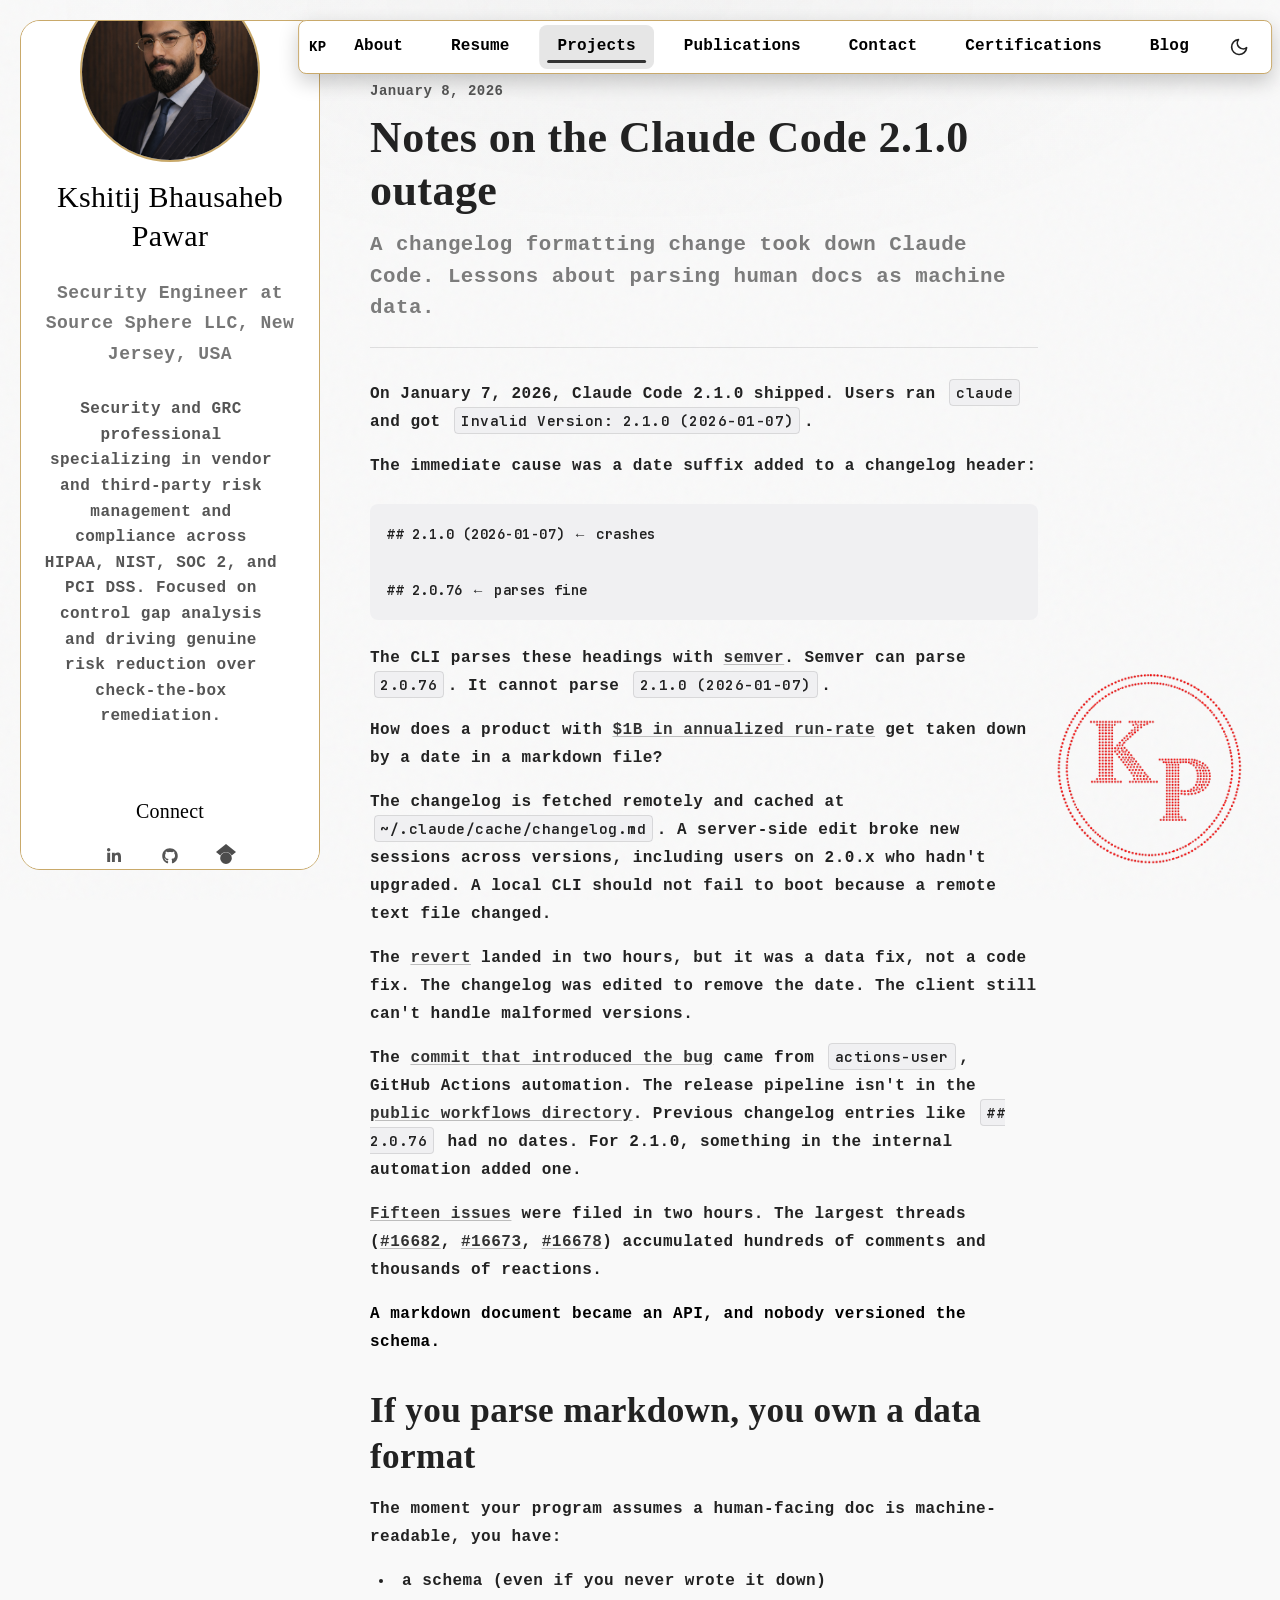
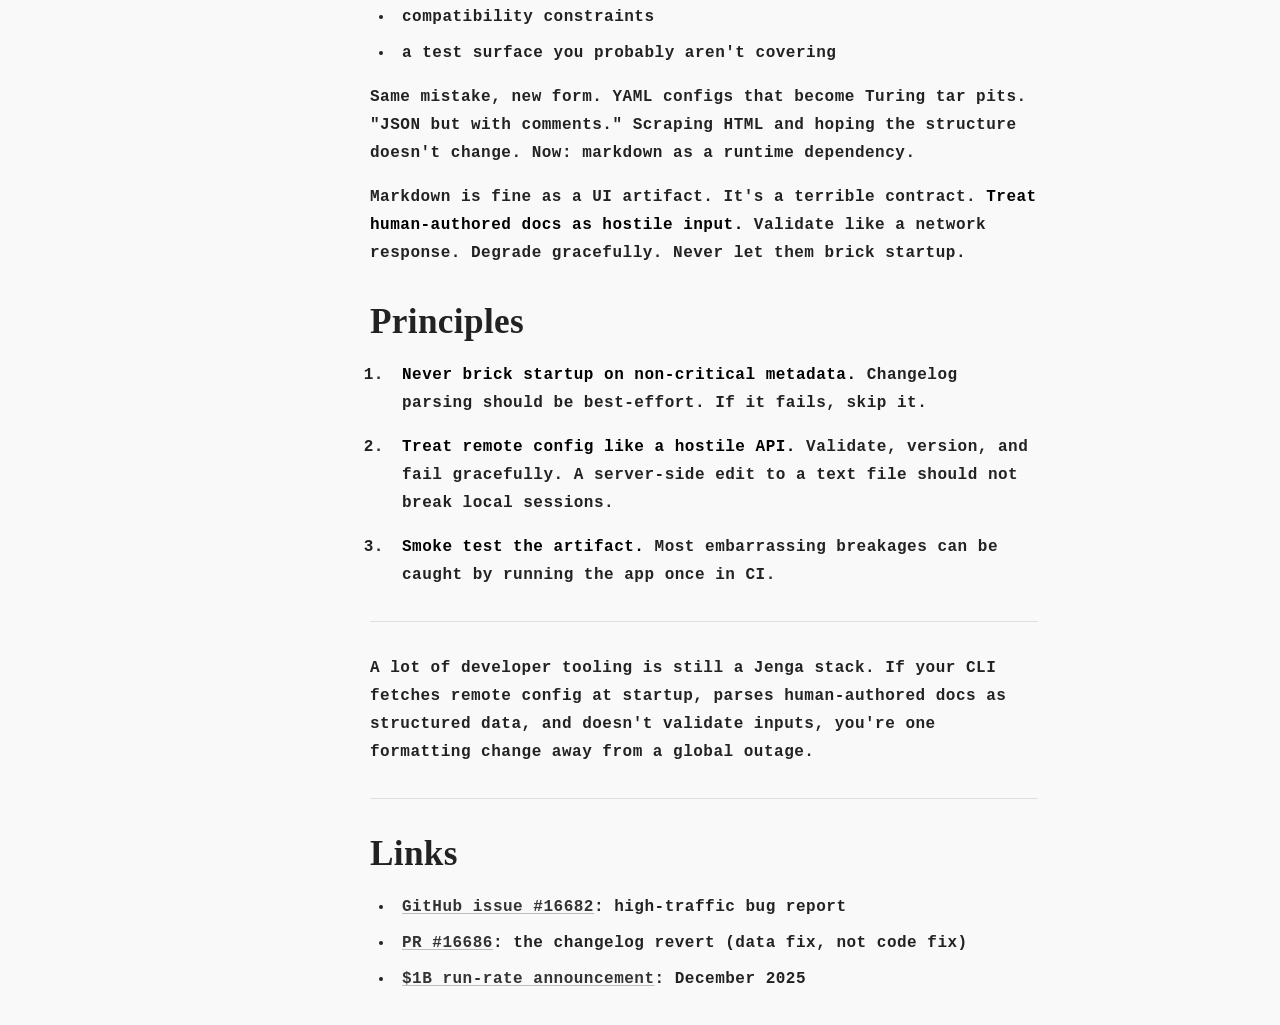
<file: writing/claude-code-outage/index.html>
<!DOCTYPE html><html lang="en" class="inter_c15e96cb-module__0bjUvq__variable playfair_display_fed1534a-module__F9WnGq__variable jetbrains_mono_6104e6b7-module__s6uLTa__variable"><head><meta charSet="utf-8"/><meta name="viewport" content="width=device-width, initial-scale=1"/><link rel="preload" href="/_next/static/media/2a65768255d6b625-s.p.14by5b4al-y~f.woff2" as="font" crossorigin="" type="font/woff2"/><link rel="preload" href="/_next/static/media/70bc3e132a0a741e-s.p.1409xf.ylxg8g.woff2" as="font" crossorigin="" type="font/woff2"/><link rel="preload" href="/_next/static/media/83afe278b6a6bb3c-s.p.0q-301v4kxxnr.woff2" as="font" crossorigin="" type="font/woff2"/><link rel="preload" as="image" href="/icons/googlescholar.svg"/><link rel="stylesheet" href="/_next/static/chunks/0jflmhk03zsct.css" data-precedence="next"/><link rel="preload" as="script" fetchPriority="low" href="/_next/static/chunks/0x5kalbn40_44.js"/><script src="/_next/static/chunks/0gqduj5elq6n_.js" async=""></script><script src="/_next/static/chunks/08t2o562nea-s.js" async=""></script><script src="/_next/static/chunks/10qgypdaejbkt.js" async=""></script><script src="/_next/static/chunks/turbopack-0_em3j_v.0pjp.js" async=""></script><script src="/_next/static/chunks/0t16ba0kqttca.js" async=""></script><script src="/_next/static/chunks/0s25wp92bhuv~.js" async=""></script><script src="/_next/static/chunks/0y0hn0g.3adb..js" async=""></script><script src="/_next/static/chunks/0yak_ea157e~i.js" async=""></script><meta name="next-size-adjust" content=""/><title>Notes on the Claude Code 2.1.0 outage | Kshitij Bhausaheb Pawar</title><meta name="description" content="A changelog formatting change took down Claude Code. Lessons about parsing human docs as machine data."/><meta name="author" content="Kshitij Bhausaheb Pawar"/><meta name="keywords" content="Kshitij Bhausaheb Pawar,Security Engineer,IAM,cloud security,Zero Trust,DevSecOps"/><meta name="creator" content="Kshitij Bhausaheb Pawar"/><meta name="robots" content="index, follow"/><meta name="googlebot" content="index, follow, max-video-preview:-1, max-image-preview:large, max-snippet:-1"/><meta property="og:title" content="Notes on the Claude Code 2.1.0 outage"/><meta property="og:description" content="A changelog formatting change took down Claude Code. Lessons about parsing human docs as machine data."/><meta property="og:url" content="https://kshitijpwr04.github.io/writing/claude-code-outage/"/><meta property="og:type" content="article"/><meta property="article:published_time" content="2026-01-08"/><meta property="article:author" content="Kshitij Bhausaheb Pawar"/><meta name="twitter:card" content="summary_large_image"/><meta name="twitter:title" content="Notes on the Claude Code 2.1.0 outage"/><meta name="twitter:description" content="A changelog formatting change took down Claude Code. Lessons about parsing human docs as machine data."/><link rel="icon" href="/favicon.ico?favicon.022useww-_sz0.ico" sizes="48x48" type="image/x-icon"/><script>(self.__next_s=self.__next_s||[]).push([0,{"children":"(function(){try{var t=window.localStorage.getItem('theme');if(t==='dark'||t==='light'){document.documentElement.setAttribute('data-theme',t)}else if(window.matchMedia('(prefers-color-scheme:dark)').matches){document.documentElement.setAttribute('data-theme','dark')}else{document.documentElement.setAttribute('data-theme','light')}}catch(e){}})();","id":"theme-init"}])</script><script src="/_next/static/chunks/03~yq9q893hmn.js" noModule=""></script></head><body style="font-family:&#x27;Courier New&#x27;, Courier, monospace;font-weight:600;letter-spacing:0.5px;line-height:1.7"><div hidden=""><!--$--><!--/$--></div><div class="site-wrapper"><header class="site-header" style="position:fixed;top:20px;left:calc(50% + 145px);right:auto;transform:translateX(-50%);height:auto;justify-content:center;display:inline-flex;flex-direction:row;width:fit-content;max-width:90vw;align-items:center;gap:10px;padding:4px 10px;border-radius:8px;background:#fff;border:1px solid #c9a96a;color:#000;box-shadow:0 8px 20px rgba(0,0,0,0.2);z-index:1000;line-height:1.2"><a class="site-logo" style="color:#000" href="/"><span class="logo-text" style="font-size:14px">KP</span></a><nav class="nav-links" style="display:inline-flex;gap:12px;width:auto"><a class="nav-link " style="color:#000;font-size:inherit;writing-mode:horizontal-tb;transform:none" href="/about/">About</a><a class="nav-link " style="color:#000;font-size:inherit;writing-mode:horizontal-tb;transform:none" href="/resume/">Resume</a><a class="nav-link active" aria-current="page" style="color:#000;font-size:inherit;writing-mode:horizontal-tb;transform:none" href="/writing/">Projects</a><a class="nav-link " style="color:#000;font-size:inherit;writing-mode:horizontal-tb;transform:none" href="/stats/">Publications</a><a class="nav-link " style="color:#000;font-size:inherit;writing-mode:horizontal-tb;transform:none" href="/contact/">Contact</a><a class="nav-link " style="color:#000;font-size:inherit;writing-mode:horizontal-tb;transform:none" href="/projects/">Certifications</a><a class="nav-link " style="color:#000;font-size:inherit;writing-mode:horizontal-tb;transform:none" href="/blog/">Blog</a></nav><div class="theme-toggle-placeholder"></div><div class="hamburger-container"><nav class="main" id="hamburger-nav"><ul><li class="menu"><button type="button" class="hamburger-button" aria-label="Open navigation menu" aria-expanded="false" aria-controls="mobile-nav-menu"><span class="hamburger-icon"><span></span><span></span><span></span></span></button></li></ul></nav></div></header><div class="site-content"><div class="page-container" style="display:flex;flex-direction:column;width:100%"><main class="page-main" style="width:100%;max-width:min(1200px, 100%);margin-left:auto;margin-right:auto;padding:0 16px;box-sizing:border-box"><script type="application/ld+json">{"@context":"https://schema.org","@type":"BlogPosting","headline":"Notes on the Claude Code 2.1.0 outage","description":"A changelog formatting change took down Claude Code. Lessons about parsing human docs as machine data.","image":"https://kshitijpwr04.github.io/images/me.jpg","datePublished":"2026-01-08","dateModified":"2026-01-08","url":"https://kshitijpwr04.github.io/writing/claude-code-outage/","author":{"@type":"Person","name":"Kshitij Bhausaheb Pawar","url":"https://kshitijpwr04.github.io"},"publisher":{"@type":"Person","name":"Kshitij Bhausaheb Pawar","url":"https://kshitijpwr04.github.io","logo":{"@type":"ImageObject","url":"https://kshitijpwr04.github.io/images/me.jpg"}},"mainEntityOfPage":{"@type":"WebPage","@id":"https://kshitijpwr04.github.io/writing/claude-code-outage/"}}</script><article class="post-page"><header class="post-header"><time class="post-date" dateTime="2026-01-08">January 8, 2026</time><h1 class="post-title">Notes on the Claude Code 2.1.0 outage</h1><p class="post-description">A changelog formatting change took down Claude Code. Lessons about parsing human docs as machine data.</p></header><div class="post-content prose"><div><p>On January 7, 2026, Claude Code 2.1.0 shipped. Users ran <code>claude</code> and got <code>Invalid Version: 2.1.0 (2026-01-07)</code>.</p><p>The immediate cause was a date suffix added to a changelog header:</p><pre><code class="language-markdown lang-markdown">## 2.1.0 (2026-01-07) ← crashes

## 2.0.76 ← parses fine</code></pre><p>The CLI parses these headings with <a href="https://github.com/npm/node-semver">semver</a>. Semver can parse <code>2.0.76</code>. It cannot parse <code>2.1.0 (2026-01-07)</code>.</p><p>How does a product with <a href="https://www.anthropic.com/news/anthropic-acquires-bun-as-claude-code-reaches-usd1b-milestone">$1B in annualized run-rate</a> get taken down by a date in a markdown file?</p><p>The changelog is fetched remotely and cached at <code>~/.claude/cache/changelog.md</code>. A server-side edit broke new sessions across versions, including users on 2.0.x who hadn&#x27;t upgraded. A local CLI should not fail to boot because a remote text file changed.</p><p>The <a href="https://github.com/anthropics/claude-code/pull/16686">revert</a> landed in two hours, but it was a data fix, not a code fix. The changelog was edited to remove the date. The client still can&#x27;t handle malformed versions.</p><p>The <a href="https://github.com/anthropics/claude-code/commit/870624fc1581a70590e382f263e2972b3f1e56f5">commit that introduced the bug</a> came from <code>actions-user</code>, GitHub Actions automation. The release pipeline isn&#x27;t in the <a href="https://github.com/anthropics/claude-code/tree/main/.github/workflows">public workflows directory</a>. Previous changelog entries like <code>## 2.0.76</code> had no dates. For 2.1.0, something in the internal automation added one.</p><p><a href="https://github.com/anthropics/claude-code/issues?q=is%3Aissue+Invalid+Version+2.1.0">Fifteen issues</a> were filed in two hours. The largest threads (<a href="https://github.com/anthropics/claude-code/issues/16682">#16682</a>, <a href="https://github.com/anthropics/claude-code/issues/16673">#16673</a>, <a href="https://github.com/anthropics/claude-code/issues/16678">#16678</a>) accumulated hundreds of comments and thousands of reactions.</p><p><strong>A markdown document became an API, and nobody versioned the schema.</strong></p><h2 id="if-you-parse-markdown-you-own-a-data-format">If you parse markdown, you own a data format</h2><p>The moment your program assumes a human-facing doc is machine-readable, you have:</p><ul><li>a schema (even if you never wrote it down)</li><li>compatibility constraints</li><li>a test surface you probably aren&#x27;t covering</li></ul><p>Same mistake, new form. YAML configs that become Turing tar pits. &quot;JSON but with comments.&quot; Scraping HTML and hoping the structure doesn&#x27;t change. Now: markdown as a runtime dependency.</p><p>Markdown is fine as a UI artifact. It&#x27;s a terrible contract. <strong>Treat human-authored docs as hostile input.</strong> Validate like a network response. Degrade gracefully. Never let them brick startup.</p><h2 id="principles">Principles</h2><ol start="1"><li><p><strong>Never brick startup on non-critical metadata.</strong> Changelog parsing should be best-effort. If it fails, skip it.</p></li><li><p><strong>Treat remote config like a hostile API.</strong> Validate, version, and fail gracefully. A server-side edit to a text file should not break local sessions.</p></li><li><p><strong>Smoke test the artifact.</strong> Most embarrassing breakages can be caught by running the app once in CI.</p></li></ol><hr/><p>A lot of developer tooling is still a Jenga stack. If your CLI fetches remote config at startup, parses human-authored docs as structured data, and doesn&#x27;t validate inputs, you&#x27;re one formatting change away from a global outage.</p><hr/><h2 id="links">Links</h2><ul><li><a href="https://github.com/anthropics/claude-code/issues/16682">GitHub issue #16682</a>: high-traffic bug report</li><li><a href="https://github.com/anthropics/claude-code/pull/16686">PR #16686</a>: the changelog revert (data fix, not code fix)</li><li><a href="https://www.anthropic.com/news/anthropic-acquires-bun-as-claude-code-reaches-usd1b-milestone">$1B run-rate announcement</a>: December 2025</li></ul></div></div></article></main><div class="sidebar-container" style="display:block;position:fixed;left:20px;top:20px;width:300px;max-width:90vw;height:calc(100vh - 50px);overflow-y:auto;background:var(--color-bg);border:1px solid #c9a96a;padding:40px 20px;border-radius:20px;text-align:center"><div style="display:flex;flex-direction:column;align-items:center;justify-content:center;height:100%"><div style="margin-bottom:40px"><div style="width:180px;height:180px;border-radius:50%;overflow:hidden;margin:0 auto;border:2px solid #c9a96a"><span class="theme-portrait "><img src="/images/me.jpg" alt="Kshitij Bhausaheb Pawar" width="180" height="180" loading="lazy" decoding="async"/></span></div><h2 style="margin-top:15px;color:var(--color-fg-bold);font-family:&#x27;Times New Roman&#x27;, Times, serif;font-weight:400;text-align:center;font-size:30px">Kshitij Bhausaheb Pawar</h2><p style="opacity:0.8;color:var(--color-fg-light);text-align:center;font-size:18px">Security Engineer at Source Sphere LLC, New Jersey, USA</p><p style="margin-top:12px;font-size:16px;line-height:1.6;color:var(--color-fg-light);max-width:240px;text-align:center">Security and GRC professional specializing in vendor and third-party risk management and compliance across HIPAA, NIST, SOC 2, and PCI DSS. Focused on control gap analysis and driving genuine risk reduction over check-the-box remediation.</p></div><div><h4 style="margin-bottom:10px;color:var(--color-fg-bold);font-family:&#x27;Times New Roman&#x27;, Times, serif;font-weight:400;text-align:center;font-size:20px">Connect</h4><ul class="icons"><li><a href="https://www.linkedin.com/in/kshitijpawar04/" aria-label="LinkedIn (opens in new tab)" target="_blank" rel="noopener noreferrer"><svg data-prefix="fab" data-icon="linkedin-in" class="svg-inline--fa fa-linkedin-in size-5" role="img" viewBox="0 0 448 512" aria-hidden="true"><path fill="currentColor" d="M100.3 448l-92.9 0 0-299.1 92.9 0 0 299.1zM53.8 108.1C24.1 108.1 0 83.5 0 53.8 0 39.5 5.7 25.9 15.8 15.8s23.8-15.8 38-15.8 27.9 5.7 38 15.8 15.8 23.8 15.8 38c0 29.7-24.1 54.3-53.8 54.3zM447.9 448l-92.7 0 0-145.6c0-34.7-.7-79.2-48.3-79.2-48.3 0-55.7 37.7-55.7 76.7l0 148.1-92.8 0 0-299.1 89.1 0 0 40.8 1.3 0c12.4-23.5 42.7-48.3 87.9-48.3 94 0 111.3 61.9 111.3 142.3l0 164.3-.1 0z"></path></svg></a></li><li><a href="https://github.com/Kshitijpwr04" aria-label="Github (opens in new tab)" target="_blank" rel="noopener noreferrer"><svg data-prefix="fab" data-icon="github" class="svg-inline--fa fa-github size-5" role="img" viewBox="0 0 512 512" aria-hidden="true"><path fill="currentColor" d="M173.9 397.4c0 2-2.3 3.6-5.2 3.6-3.3 .3-5.6-1.3-5.6-3.6 0-2 2.3-3.6 5.2-3.6 3-.3 5.6 1.3 5.6 3.6zm-31.1-4.5c-.7 2 1.3 4.3 4.3 4.9 2.6 1 5.6 0 6.2-2s-1.3-4.3-4.3-5.2c-2.6-.7-5.5 .3-6.2 2.3zm44.2-1.7c-2.9 .7-4.9 2.6-4.6 4.9 .3 2 2.9 3.3 5.9 2.6 2.9-.7 4.9-2.6 4.6-4.6-.3-1.9-3-3.2-5.9-2.9zM252.8 8c-138.7 0-244.8 105.3-244.8 244 0 110.9 69.8 205.8 169.5 239.2 12.8 2.3 17.3-5.6 17.3-12.1 0-6.2-.3-40.4-.3-61.4 0 0-70 15-84.7-29.8 0 0-11.4-29.1-27.8-36.6 0 0-22.9-15.7 1.6-15.4 0 0 24.9 2 38.6 25.8 21.9 38.6 58.6 27.5 72.9 20.9 2.3-16 8.8-27.1 16-33.7-55.9-6.2-112.3-14.3-112.3-110.5 0-27.5 7.6-41.3 23.6-58.9-2.6-6.5-11.1-33.3 2.6-67.9 20.9-6.5 69 27 69 27 20-5.6 41.5-8.5 62.8-8.5s42.8 2.9 62.8 8.5c0 0 48.1-33.6 69-27 13.7 34.7 5.2 61.4 2.6 67.9 16 17.7 25.8 31.5 25.8 58.9 0 96.5-58.9 104.2-114.8 110.5 9.2 7.9 17 22.9 17 46.4 0 33.7-.3 75.4-.3 83.6 0 6.5 4.6 14.4 17.3 12.1 100-33.2 167.8-128.1 167.8-239 0-138.7-112.5-244-251.2-244zM105.2 352.9c-1.3 1-1 3.3 .7 5.2 1.6 1.6 3.9 2.3 5.2 1 1.3-1 1-3.3-.7-5.2-1.6-1.6-3.9-2.3-5.2-1zm-10.8-8.1c-.7 1.3 .3 2.9 2.3 3.9 1.6 1 3.6 .7 4.3-.7 .7-1.3-.3-2.9-2.3-3.9-2-.6-3.6-.3-4.3 .7zm32.4 35.6c-1.6 1.3-1 4.3 1.3 6.2 2.3 2.3 5.2 2.6 6.5 1 1.3-1.3 .7-4.3-1.3-6.2-2.2-2.3-5.2-2.6-6.5-1zm-11.4-14.7c-1.6 1-1.6 3.6 0 5.9s4.3 3.3 5.6 2.3c1.6-1.3 1.6-3.9 0-6.2-1.4-2.3-4-3.3-5.6-2z"></path></svg></a></li><li><a href="https://scholar.google.com/citations?user=HvHqir4AAAAJ&amp;hl=en&amp;authuser=1" aria-label="Google Scholar (opens in new tab)" target="_blank" rel="noopener noreferrer"><img src="/icons/googlescholar.svg" alt="Google Scholar" class="size-5" style="filter:grayscale(100%) opacity(0.7)"/></a></li></ul></div></div></div></div><!--$--><!--/$--></div></div><script src="/_next/static/chunks/0x5kalbn40_44.js" id="_R_" async=""></script><script>(self.__next_f=self.__next_f||[]).push([0])</script><script>self.__next_f.push([1,"1:\"$Sreact.fragment\"\n2:I[79520,[\"/_next/static/chunks/0t16ba0kqttca.js\",\"/_next/static/chunks/0s25wp92bhuv~.js\"],\"\"]\n3:I[68361,[\"/_next/static/chunks/0t16ba0kqttca.js\",\"/_next/static/chunks/0s25wp92bhuv~.js\"],\"default\"]\n4:I[63665,[\"/_next/static/chunks/0t16ba0kqttca.js\",\"/_next/static/chunks/0s25wp92bhuv~.js\"],\"default\"]\n5:I[39756,[\"/_next/static/chunks/0t16ba0kqttca.js\",\"/_next/static/chunks/0s25wp92bhuv~.js\"],\"default\"]\n6:I[37457,[\"/_next/static/chunks/0t16ba0kqttca.js\",\"/_next/static/chunks/0s25wp92bhuv~.js\"],\"default\"]\n7:I[22016,[\"/_next/static/chunks/0t16ba0kqttca.js\",\"/_next/static/chunks/0s25wp92bhuv~.js\"],\"\"]\n9:I[97367,[\"/_next/static/chunks/0t16ba0kqttca.js\",\"/_next/static/chunks/0s25wp92bhuv~.js\"],\"OutletBoundary\"]\na:\"$Sreact.suspense\"\nd:I[97367,[\"/_next/static/chunks/0t16ba0kqttca.js\",\"/_next/static/chunks/0s25wp92bhuv~.js\"],\"ViewportBoundary\"]\nf:I[97367,[\"/_next/static/chunks/0t16ba0kqttca.js\",\"/_next/static/chunks/0s25wp92bhuv~.js\"],\"MetadataBoundary\"]\n11:I[68027,[\"/_next/static/chunks/0t16ba0kqttca.js\",\"/_next/static/chunks/0s25wp92bhuv~.js\"],\"default\",1]\n:HL[\"/_next/static/chunks/0jflmhk03zsct.css\",\"style\"]\n:HL[\"/_next/static/media/2a65768255d6b625-s.p.14by5b4al-y~f.woff2\",\"font\",{\"crossOrigin\":\"\",\"type\":\"font/woff2\"}]\n:HL[\"/_next/static/media/70bc3e132a0a741e-s.p.1409xf.ylxg8g.woff2\",\"font\",{\"crossOrigin\":\"\",\"type\":\"font/woff2\"}]\n:HL[\"/_next/static/media/83afe278b6a6bb3c-s.p.0q-301v4kxxnr.woff2\",\"font\",{\"crossOrigin\":\"\",\"type\":\"font/woff2\"}]\n"])</script><script>self.__next_f.push([1,"0:{\"P\":null,\"c\":[\"\",\"writing\",\"claude-code-outage\",\"\"],\"q\":\"\",\"i\":false,\"f\":[[[\"\",{\"children\":[\"writing\",{\"children\":[[\"slug\",\"claude-code-outage\",\"d\",null],{\"children\":[\"__PAGE__\",{}]}]}]},\"$undefined\",\"$undefined\",16],[[\"$\",\"$1\",\"c\",{\"children\":[[[\"$\",\"link\",\"0\",{\"rel\":\"stylesheet\",\"href\":\"/_next/static/chunks/0jflmhk03zsct.css\",\"precedence\":\"next\",\"crossOrigin\":\"$undefined\",\"nonce\":\"$undefined\"}],[\"$\",\"script\",\"script-0\",{\"src\":\"/_next/static/chunks/0t16ba0kqttca.js\",\"async\":true,\"nonce\":\"$undefined\"}],[\"$\",\"script\",\"script-1\",{\"src\":\"/_next/static/chunks/0s25wp92bhuv~.js\",\"async\":true,\"nonce\":\"$undefined\"}]],[\"$\",\"html\",null,{\"lang\":\"en\",\"className\":\"inter_c15e96cb-module__0bjUvq__variable playfair_display_fed1534a-module__F9WnGq__variable jetbrains_mono_6104e6b7-module__s6uLTa__variable\",\"suppressHydrationWarning\":true,\"children\":[[\"$\",\"head\",null,{\"children\":[\"$\",\"$L2\",null,{\"id\":\"theme-init\",\"strategy\":\"beforeInteractive\",\"children\":\"(function(){try{var t=window.localStorage.getItem('theme');if(t==='dark'||t==='light'){document.documentElement.setAttribute('data-theme',t)}else if(window.matchMedia('(prefers-color-scheme:dark)').matches){document.documentElement.setAttribute('data-theme','dark')}else{document.documentElement.setAttribute('data-theme','light')}}catch(e){}})();\"}]}],[\"$\",\"body\",null,{\"style\":{\"fontFamily\":\"'Courier New', Courier, monospace\",\"fontWeight\":600,\"letterSpacing\":\"0.5px\",\"lineHeight\":\"1.7\"},\"children\":[[\"$\",\"$L3\",null,{}],[\"$\",\"div\",null,{\"className\":\"site-wrapper\",\"children\":[[\"$\",\"$L4\",null,{}],[\"$\",\"div\",null,{\"className\":\"site-content\",\"children\":[\"$\",\"$L5\",null,{\"parallelRouterKey\":\"children\",\"error\":\"$undefined\",\"errorStyles\":\"$undefined\",\"errorScripts\":\"$undefined\",\"template\":[\"$\",\"$L6\",null,{}],\"templateStyles\":\"$undefined\",\"templateScripts\":\"$undefined\",\"notFound\":[[\"$\",\"main\",null,{\"className\":\"not-found-page\",\"children\":[\"$\",\"div\",null,{\"className\":\"not-found-content\",\"children\":[[\"$\",\"span\",null,{\"className\":\"not-found-code\",\"children\":\"404\"}],[\"$\",\"h1\",null,{\"className\":\"not-found-title\",\"children\":\"Page Not Found\"}],[\"$\",\"p\",null,{\"className\":\"not-found-message\",\"children\":\"The page you're looking for doesn't exist or has been moved.\"}],[\"$\",\"div\",null,{\"className\":\"not-found-actions\",\"children\":[[\"$\",\"$L7\",null,{\"href\":\"/\",\"className\":\"not-found-button\",\"children\":\"Go Home\"}],[\"$\",\"$L7\",null,{\"href\":\"/contact\",\"className\":\"not-found-link\",\"children\":\"Contact Me\"}]]}]]}]}],[]],\"forbidden\":\"$undefined\",\"unauthorized\":\"$undefined\"}]}]]}],null]}]]}]]}],{\"children\":[[\"$\",\"$1\",\"c\",{\"children\":[null,[\"$\",\"$L5\",null,{\"parallelRouterKey\":\"children\",\"error\":\"$undefined\",\"errorStyles\":\"$undefined\",\"errorScripts\":\"$undefined\",\"template\":[\"$\",\"$L6\",null,{}],\"templateStyles\":\"$undefined\",\"templateScripts\":\"$undefined\",\"notFound\":\"$undefined\",\"forbidden\":\"$undefined\",\"unauthorized\":\"$undefined\"}]]}],{\"children\":[[\"$\",\"$1\",\"c\",{\"children\":[null,[\"$\",\"$L5\",null,{\"parallelRouterKey\":\"children\",\"error\":\"$undefined\",\"errorStyles\":\"$undefined\",\"errorScripts\":\"$undefined\",\"template\":[\"$\",\"$L6\",null,{}],\"templateStyles\":\"$undefined\",\"templateScripts\":\"$undefined\",\"notFound\":\"$undefined\",\"forbidden\":\"$undefined\",\"unauthorized\":\"$undefined\"}]]}],{\"children\":[[\"$\",\"$1\",\"c\",{\"children\":[\"$L8\",[[\"$\",\"script\",\"script-0\",{\"src\":\"/_next/static/chunks/0y0hn0g.3adb..js\",\"async\":true,\"nonce\":\"$undefined\"}],[\"$\",\"script\",\"script-1\",{\"src\":\"/_next/static/chunks/0yak_ea157e~i.js\",\"async\":true,\"nonce\":\"$undefined\"}]],[\"$\",\"$L9\",null,{\"children\":[\"$\",\"$a\",null,{\"name\":\"Next.MetadataOutlet\",\"children\":\"$@b\"}]}]]}],{},null,false,null]},null,false,\"$@c\"]},null,false,\"$@c\"]},null,false,null],[\"$\",\"$1\",\"h\",{\"children\":[null,[\"$\",\"$Ld\",null,{\"children\":\"$Le\"}],[\"$\",\"div\",null,{\"hidden\":true,\"children\":[\"$\",\"$Lf\",null,{\"children\":[\"$\",\"$a\",null,{\"name\":\"Next.Metadata\",\"children\":\"$L10\"}]}]}],[\"$\",\"meta\",null,{\"name\":\"next-size-adjust\",\"content\":\"\"}]]}],false]],\"m\":\"$undefined\",\"G\":[\"$11\",[[\"$\",\"link\",\"0\",{\"rel\":\"stylesheet\",\"href\":\"/_next/static/chunks/0jflmhk03zsct.css\",\"precedence\":\"next\",\"crossOrigin\":\"$undefined\",\"nonce\":\"$undefined\"}]]],\"S\":true,\"h\":null,\"s\":\"$undefined\",\"l\":\"$undefined\",\"p\":\"$undefined\",\"d\":\"$undefined\",\"b\":\"5kGWfFYQyrBm1EHEVkkK0\"}\n"])</script><script>self.__next_f.push([1,"12:[]\nc:\"$W12\"\n"])</script><script>self.__next_f.push([1,"8:[\"$\",\"div\",null,{\"className\":\"page-container\",\"style\":{\"display\":\"flex\",\"flexDirection\":\"column\",\"width\":\"100%\"},\"children\":[[\"$\",\"main\",null,{\"className\":\"page-main\",\"style\":{\"width\":\"100%\",\"maxWidth\":\"min(1200px, 100%)\",\"marginLeft\":\"auto\",\"marginRight\":\"auto\",\"padding\":\"0 16px\",\"boxSizing\":\"border-box\"},\"children\":[[\"$\",\"script\",null,{\"type\":\"application/ld+json\",\"dangerouslySetInnerHTML\":{\"__html\":\"{\\\"@context\\\":\\\"https://schema.org\\\",\\\"@type\\\":\\\"BlogPosting\\\",\\\"headline\\\":\\\"Notes on the Claude Code 2.1.0 outage\\\",\\\"description\\\":\\\"A changelog formatting change took down Claude Code. Lessons about parsing human docs as machine data.\\\",\\\"image\\\":\\\"https://kshitijpwr04.github.io/images/me.jpg\\\",\\\"datePublished\\\":\\\"2026-01-08\\\",\\\"dateModified\\\":\\\"2026-01-08\\\",\\\"url\\\":\\\"https://kshitijpwr04.github.io/writing/claude-code-outage/\\\",\\\"author\\\":{\\\"@type\\\":\\\"Person\\\",\\\"name\\\":\\\"Kshitij Bhausaheb Pawar\\\",\\\"url\\\":\\\"https://kshitijpwr04.github.io\\\"},\\\"publisher\\\":{\\\"@type\\\":\\\"Person\\\",\\\"name\\\":\\\"Kshitij Bhausaheb Pawar\\\",\\\"url\\\":\\\"https://kshitijpwr04.github.io\\\",\\\"logo\\\":{\\\"@type\\\":\\\"ImageObject\\\",\\\"url\\\":\\\"https://kshitijpwr04.github.io/images/me.jpg\\\"}},\\\"mainEntityOfPage\\\":{\\\"@type\\\":\\\"WebPage\\\",\\\"@id\\\":\\\"https://kshitijpwr04.github.io/writing/claude-code-outage/\\\"}}\"}}],[\"$\",\"article\",null,{\"className\":\"post-page\",\"children\":[[\"$\",\"header\",null,{\"className\":\"post-header\",\"children\":[[\"$\",\"time\",null,{\"className\":\"post-date\",\"dateTime\":\"2026-01-08\",\"children\":\"January 8, 2026\"}],[\"$\",\"h1\",null,{\"className\":\"post-title\",\"children\":\"Notes on the Claude Code 2.1.0 outage\"}],[\"$\",\"p\",null,{\"className\":\"post-description\",\"children\":\"A changelog formatting change took down Claude Code. Lessons about parsing human docs as machine data.\"}]]}],[\"$\",\"div\",null,{\"className\":\"post-content prose\",\"children\":[[\"$\",\"div\",\"outer\",{\"children\":[[\"$\",\"p\",\"0\",{\"className\":\"$undefined\",\"children\":[\"On January 7, 2026, Claude Code 2.1.0 shipped. Users ran \",[\"$\",\"code\",\"1\",{\"className\":\"$undefined\",\"children\":\"claude\"}],\" and got \",[\"$\",\"code\",\"3\",{\"className\":\"$undefined\",\"children\":\"Invalid Version: 2.1.0 (2026-01-07)\"}],\".\"]}],[\"$\",\"p\",\"1\",{\"className\":\"$undefined\",\"children\":[\"The immediate cause was a date suffix added to a changelog header:\"]}],[\"$\",\"pre\",\"2\",{\"className\":\"$undefined\",\"children\":[\"$\",\"code\",null,{\"className\":\"language-markdown lang-markdown\",\"children\":\"## 2.1.0 (2026-01-07) ← crashes\\n\\n## 2.0.76 ← parses fine\"}]}],[\"$\",\"p\",\"3\",{\"className\":\"$undefined\",\"children\":[\"The CLI parses these headings with \",[\"$\",\"a\",\"1\",{\"href\":\"https://github.com/npm/node-semver\",\"className\":\"$undefined\",\"children\":[\"semver\"]}],\". Semver can parse \",[\"$\",\"code\",\"3\",{\"className\":\"$undefined\",\"children\":\"2.0.76\"}],\". It cannot parse \",[\"$\",\"code\",\"5\",{\"className\":\"$undefined\",\"children\":\"2.1.0 (2026-01-07)\"}],\".\"]}],[\"$\",\"p\",\"4\",{\"className\":\"$undefined\",\"children\":[\"How does a product with \",[\"$\",\"a\",\"1\",{\"href\":\"https://www.anthropic.com/news/anthropic-acquires-bun-as-claude-code-reaches-usd1b-milestone\",\"className\":\"$undefined\",\"children\":[\"$$1B in annualized run-rate\"]}],\" get taken down by a date in a markdown file?\"]}],[\"$\",\"p\",\"5\",{\"className\":\"$undefined\",\"children\":[\"The changelog is fetched remotely and cached at \",[\"$\",\"code\",\"1\",{\"className\":\"$undefined\",\"children\":\"~/.claude/cache/changelog.md\"}],\". A server-side edit broke new sessions across versions, including users on 2.0.x who hadn't upgraded. A local CLI should not fail to boot because a remote text file changed.\"]}],[\"$\",\"p\",\"6\",{\"className\":\"$undefined\",\"children\":[\"The \",[\"$\",\"a\",\"1\",{\"href\":\"https://github.com/anthropics/claude-code/pull/16686\",\"className\":\"$undefined\",\"children\":[\"revert\"]}],\" landed in two hours, but it was a data fix, not a code fix. The changelog was edited to remove the date. The client still can't handle malformed versions.\"]}],[\"$\",\"p\",\"7\",{\"className\":\"$undefined\",\"children\":[\"The \",[\"$\",\"a\",\"1\",{\"href\":\"https://github.com/anthropics/claude-code/commit/870624fc1581a70590e382f263e2972b3f1e56f5\",\"className\":\"$undefined\",\"children\":[\"commit that introduced the bug\"]}],\" came from \",[\"$\",\"code\",\"3\",{\"className\":\"$undefined\",\"children\":\"actions-user\"}],\", GitHub Actions automation. The release pipeline isn't in the \",\"$L13\",\". Previous changelog entries like \",\"$L14\",\" had no dates. For 2.1.0, something in the internal automation added one.\"]}],\"$L15\",\"$L16\",\"$L17\",\"$L18\",\"$L19\",\"$L1a\",\"$L1b\",\"$L1c\",\"$L1d\",\"$L1e\",\"$L1f\",\"$L20\",\"$L21\",\"$L22\"]}]]}]]}]]}],\"$L23\"]}]\n"])</script><script>self.__next_f.push([1,"24:I[61818,[\"/_next/static/chunks/0t16ba0kqttca.js\",\"/_next/static/chunks/0s25wp92bhuv~.js\",\"/_next/static/chunks/0y0hn0g.3adb..js\",\"/_next/static/chunks/0yak_ea157e~i.js\"],\"default\"]\n13:[\"$\",\"a\",\"5\",{\"href\":\"https://github.com/anthropics/claude-code/tree/main/.github/workflows\",\"className\":\"$undefined\",\"children\":[\"public workflows directory\"]}]\n14:[\"$\",\"code\",\"7\",{\"className\":\"$undefined\",\"children\":\"## 2.0.76\"}]\n15:[\"$\",\"p\",\"8\",{\"className\":\"$undefined\",\"children\":[[\"$\",\"a\",\"0\",{\"href\":\"https://github.com/anthropics/claude-code/issues?q=is%3Aissue+Invalid+Version+2.1.0\",\"className\":\"$undefined\",\"children\":[\"Fifteen issues\"]}],\" were filed in two hours. The largest threads (\",[\"$\",\"a\",\"2\",{\"href\":\"https://github.com/anthropics/claude-code/issues/16682\",\"className\":\"$undefined\",\"children\":[\"#16682\"]}],\", \",[\"$\",\"a\",\"4\",{\"href\":\"https://github.com/anthropics/claude-code/issues/16673\",\"className\":\"$undefined\",\"children\":[\"#16673\"]}],\", \",[\"$\",\"a\",\"6\",{\"href\":\"https://github.com/anthropics/claude-code/issues/16678\",\"className\":\"$undefined\",\"children\":[\"#16678\"]}],\") accumulated hundreds of comments and thousands of reactions.\"]}]\n16:[\"$\",\"p\",\"9\",{\"className\":\"$undefined\",\"children\":[[\"$\",\"strong\",\"0\",{\"className\":\"$undefined\",\"children\":[\"A markdown document became an API, and nobody versioned the schema.\"]}]]}]\n17:[\"$\",\"h2\",\"10\",{\"id\":\"if-you-parse-markdown-you-own-a-data-format\",\"className\":\"$undefined\",\"children\":[\"If you parse markdown, you own a data format\"]}]\n18:[\"$\",\"p\",\"11\",{\"className\":\"$undefined\",\"children\":[\"The moment your program assumes a human-facing doc is machine-readable, you have:\"]}]\n19:[\"$\",\"ul\",\"12\",{\"start\":\"$undefined\",\"className\":\"$undefined\",\"children\":[[\"$\",\"li\",\"0\",{\"className\":\"$undefined\",\"children\":[\"a schema (even if you never wrote it down)\"]}],[\"$\",\"li\",\"1\",{\"className\":\"$undefined\",\"children\":[\"compatibility constraints\"]}],[\"$\",\"li\",\"2\",{\"className\":\"$undefined\",\"children\":[\"a test surface you probably aren't covering\"]}]]}]\n1a:[\"$\",\"p\",\"13\",{\"className\":\"$undefined\",\"children\":[\"Same mistake, new form. YAML configs that become Turing tar pits. \\\"JSON but with comments.\\\" Scraping HTML and hoping the structure doesn't change. Now: markdown as a runtime dependency.\"]}]\n1b:[\"$\",\"p\",\"14\",{\"className\":\"$undefined\",\"children\":[\"Markdown is fine as a UI artifact. It's a terrible contract. \",[\"$\",\"strong\",\"1\",{\"className\":\"$undefined\",\"children\":[\"Treat human-authored docs as hostile input.\"]}],\" Validate like a network response. Degrade gracefully. Never let them brick startup.\"]}]\n1c:[\"$\",\"h2\",\"15\",{\"id\":\"principles\",\"className\":\"$undefined\",\"children\":[\"Principles\"]}]\n1d:[\"$\",\"ol\",\"16\",{\"start\":1,\"className\":\"$undefined\",\"children\":[[\"$\",\"li\",\"0\",{\"className\":\"$undefined\",\"children\":[[\"$\",\"p\",\"0\",{\"className\":\"$undefined\",\"children\":[[\"$\",\"strong\",\"0\",{\"className\":\"$undefined\",\"children\":[\"Never brick startup on non-critical metadata.\"]}],\" Changelog parsing should be best-effort. If it fails, skip it.\"]}]]}],[\"$\",\"li\",\"1\",{\"className\":\"$undefined\",\"children\":[[\"$\",\"p\",\"0\",{\"className\":\"$undefined\",\"children\":[[\"$\",\"strong\",\"0\",{\"className\":\"$undefined\",\"children\":[\"Treat remote config like a hostile API.\"]}],\" Validate, version, and fail gracefully. A server-side edit to a text file should not break local sessions.\"]}]]}],[\"$\",\"li\",\"2\",{\"className\":\"$undefined\",\"children\":[[\"$\",\"p\",\"0\",{\"className\":\"$undefined\",\"children\":[[\"$\",\"strong\",\"0\",{\"className\":\"$undefined\",\"children\":[\"Smoke test the artifact.\"]}],\" Most embarrassing breakages can be caught by running the app once in CI.\"]}]]}]]}]\n1e:[\"$\",\"hr\",\"17\",{\"className\":\"$undefined\"}]\n1f:[\"$\",\"p\",\"18\",{\"className\":\"$undefined\",\"children\":[\"A lot of developer tooling is still a Jenga stack. If your CLI fetches remote config at startup, parses human-authored docs as structured data, and doesn't validate inputs, you're one formatting change away from a global outage.\"]}]\n20:[\"$\",\"hr\",\"19\",{\"className\":\"$undefined\"}]\n21:[\"$\",\"h2\",\"20\",{\"id\":\"links\",\"className\":\"$undefined\",\"children\":[\"Links\"]}]\n22:[\"$\",\"ul\",\"21\",{\"start\":\"$undefined\",\"class"])</script><script>self.__next_f.push([1,"Name\":\"$undefined\",\"children\":[[\"$\",\"li\",\"0\",{\"className\":\"$undefined\",\"children\":[[\"$\",\"a\",\"0\",{\"href\":\"https://github.com/anthropics/claude-code/issues/16682\",\"className\":\"$undefined\",\"children\":[\"GitHub issue #16682\"]}],\": high-traffic bug report\"]}],[\"$\",\"li\",\"1\",{\"className\":\"$undefined\",\"children\":[[\"$\",\"a\",\"0\",{\"href\":\"https://github.com/anthropics/claude-code/pull/16686\",\"className\":\"$undefined\",\"children\":[\"PR #16686\"]}],\": the changelog revert (data fix, not code fix)\"]}],[\"$\",\"li\",\"2\",{\"className\":\"$undefined\",\"children\":[[\"$\",\"a\",\"0\",{\"href\":\"https://www.anthropic.com/news/anthropic-acquires-bun-as-claude-code-reaches-usd1b-milestone\",\"className\":\"$undefined\",\"children\":[\"$$1B run-rate announcement\"]}],\": December 2025\"]}]]}]\n23:[\"$\",\"$L24\",null,{}]\n"])</script><script>self.__next_f.push([1,"e:[[\"$\",\"meta\",\"0\",{\"charSet\":\"utf-8\"}],[\"$\",\"meta\",\"1\",{\"name\":\"viewport\",\"content\":\"width=device-width, initial-scale=1\"}]]\n"])</script><script>self.__next_f.push([1,"25:I[27201,[\"/_next/static/chunks/0t16ba0kqttca.js\",\"/_next/static/chunks/0s25wp92bhuv~.js\"],\"IconMark\"]\nb:null\n"])</script><script>self.__next_f.push([1,"10:[[\"$\",\"title\",\"0\",{\"children\":\"Notes on the Claude Code 2.1.0 outage | Kshitij Bhausaheb Pawar\"}],[\"$\",\"meta\",\"1\",{\"name\":\"description\",\"content\":\"A changelog formatting change took down Claude Code. Lessons about parsing human docs as machine data.\"}],[\"$\",\"meta\",\"2\",{\"name\":\"author\",\"content\":\"Kshitij Bhausaheb Pawar\"}],[\"$\",\"meta\",\"3\",{\"name\":\"keywords\",\"content\":\"Kshitij Bhausaheb Pawar,Security Engineer,IAM,cloud security,Zero Trust,DevSecOps\"}],[\"$\",\"meta\",\"4\",{\"name\":\"creator\",\"content\":\"Kshitij Bhausaheb Pawar\"}],[\"$\",\"meta\",\"5\",{\"name\":\"robots\",\"content\":\"index, follow\"}],[\"$\",\"meta\",\"6\",{\"name\":\"googlebot\",\"content\":\"index, follow, max-video-preview:-1, max-image-preview:large, max-snippet:-1\"}],[\"$\",\"meta\",\"7\",{\"property\":\"og:title\",\"content\":\"Notes on the Claude Code 2.1.0 outage\"}],[\"$\",\"meta\",\"8\",{\"property\":\"og:description\",\"content\":\"A changelog formatting change took down Claude Code. Lessons about parsing human docs as machine data.\"}],[\"$\",\"meta\",\"9\",{\"property\":\"og:url\",\"content\":\"https://kshitijpwr04.github.io/writing/claude-code-outage/\"}],[\"$\",\"meta\",\"10\",{\"property\":\"og:type\",\"content\":\"article\"}],[\"$\",\"meta\",\"11\",{\"property\":\"article:published_time\",\"content\":\"2026-01-08\"}],[\"$\",\"meta\",\"12\",{\"property\":\"article:author\",\"content\":\"Kshitij Bhausaheb Pawar\"}],[\"$\",\"meta\",\"13\",{\"name\":\"twitter:card\",\"content\":\"summary_large_image\"}],[\"$\",\"meta\",\"14\",{\"name\":\"twitter:title\",\"content\":\"Notes on the Claude Code 2.1.0 outage\"}],[\"$\",\"meta\",\"15\",{\"name\":\"twitter:description\",\"content\":\"A changelog formatting change took down Claude Code. Lessons about parsing human docs as machine data.\"}],[\"$\",\"link\",\"16\",{\"rel\":\"icon\",\"href\":\"/favicon.ico?favicon.022useww-_sz0.ico\",\"sizes\":\"48x48\",\"type\":\"image/x-icon\"}],[\"$\",\"$L25\",\"17\",{}]]\n"])</script></body></html>
</file>
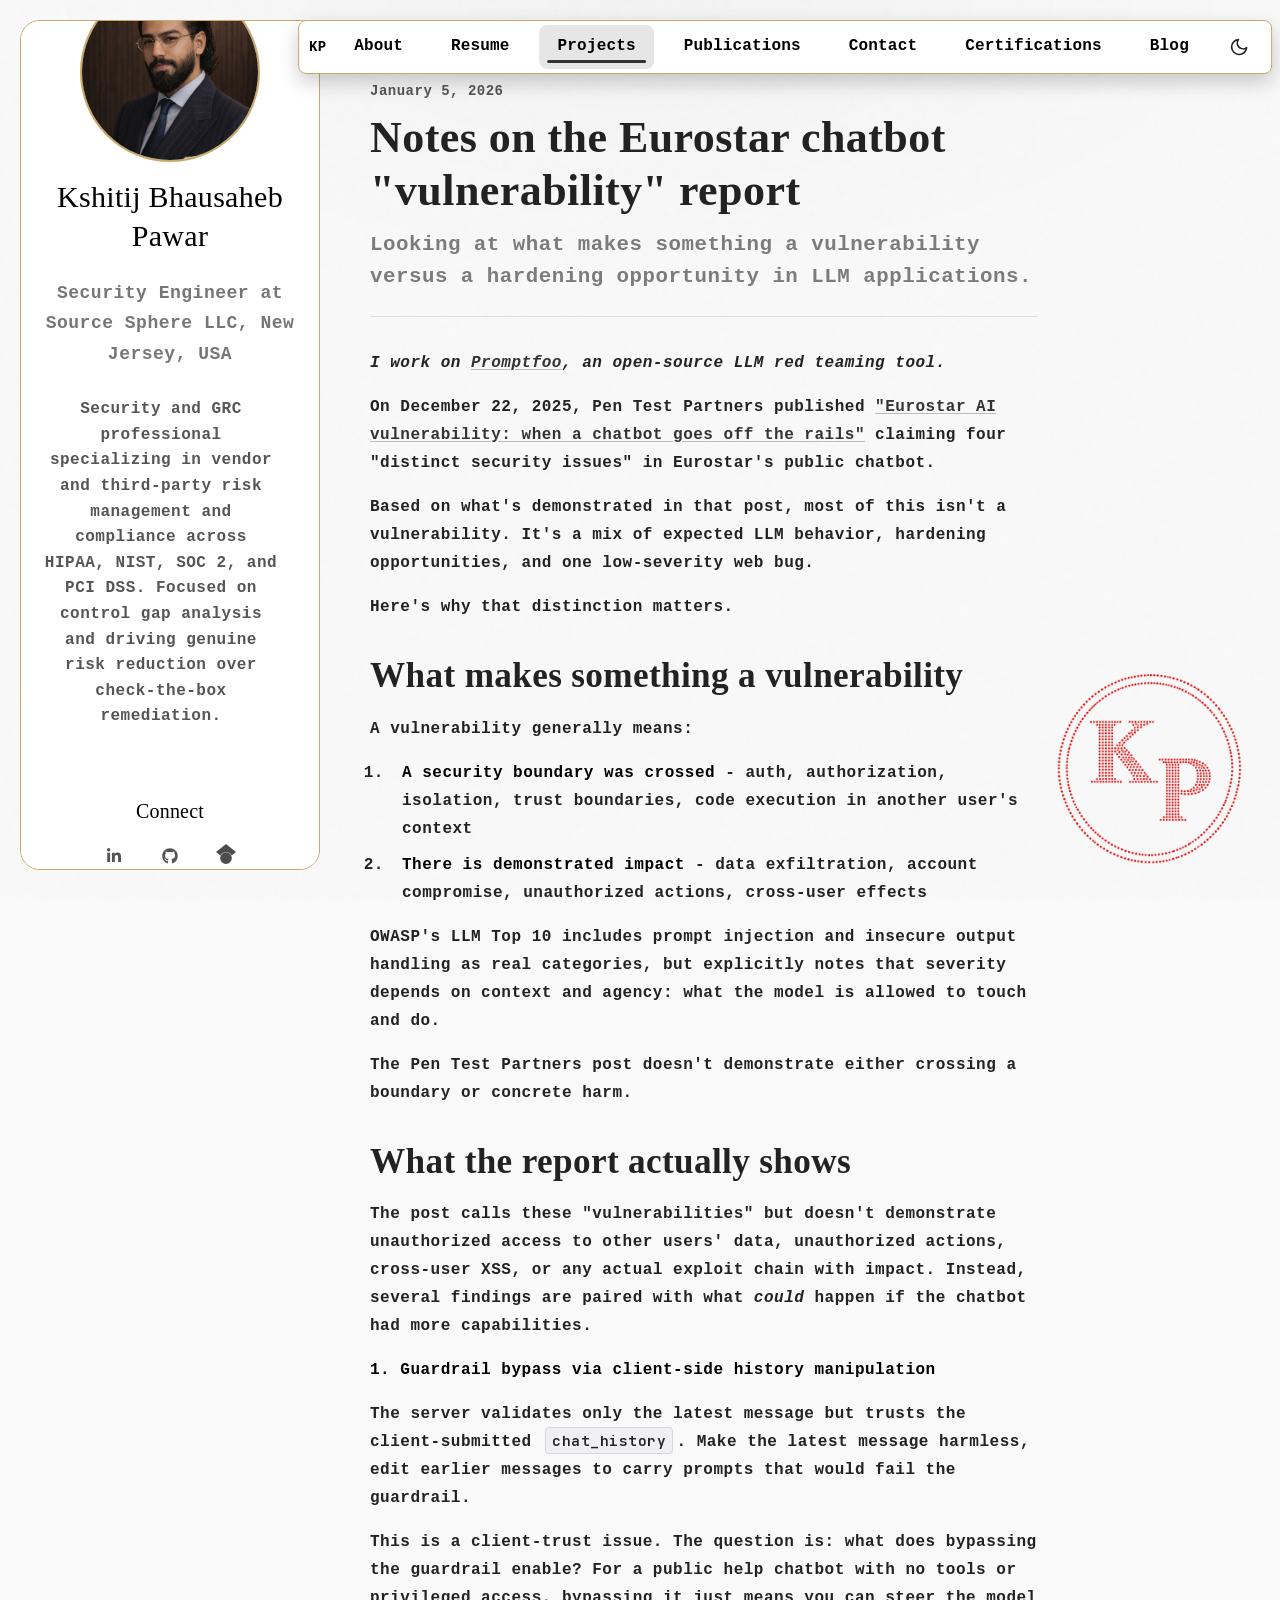
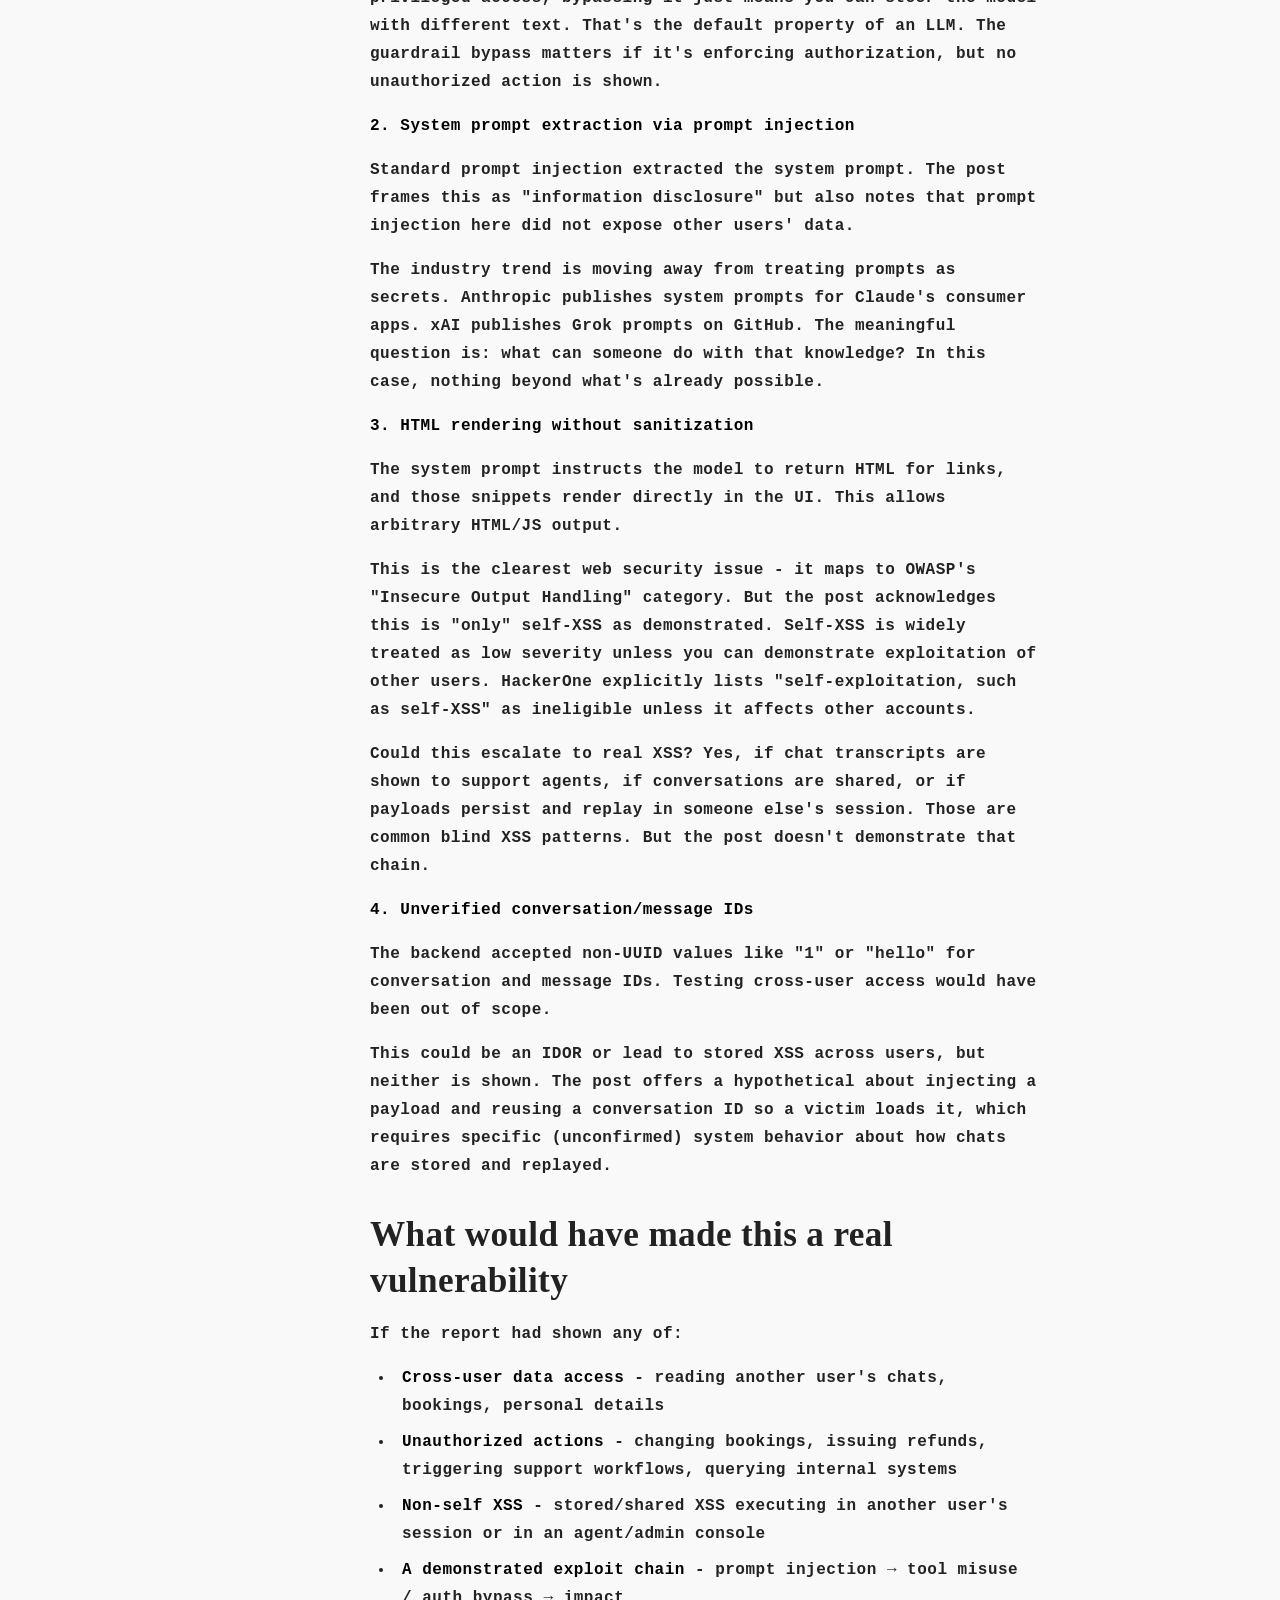
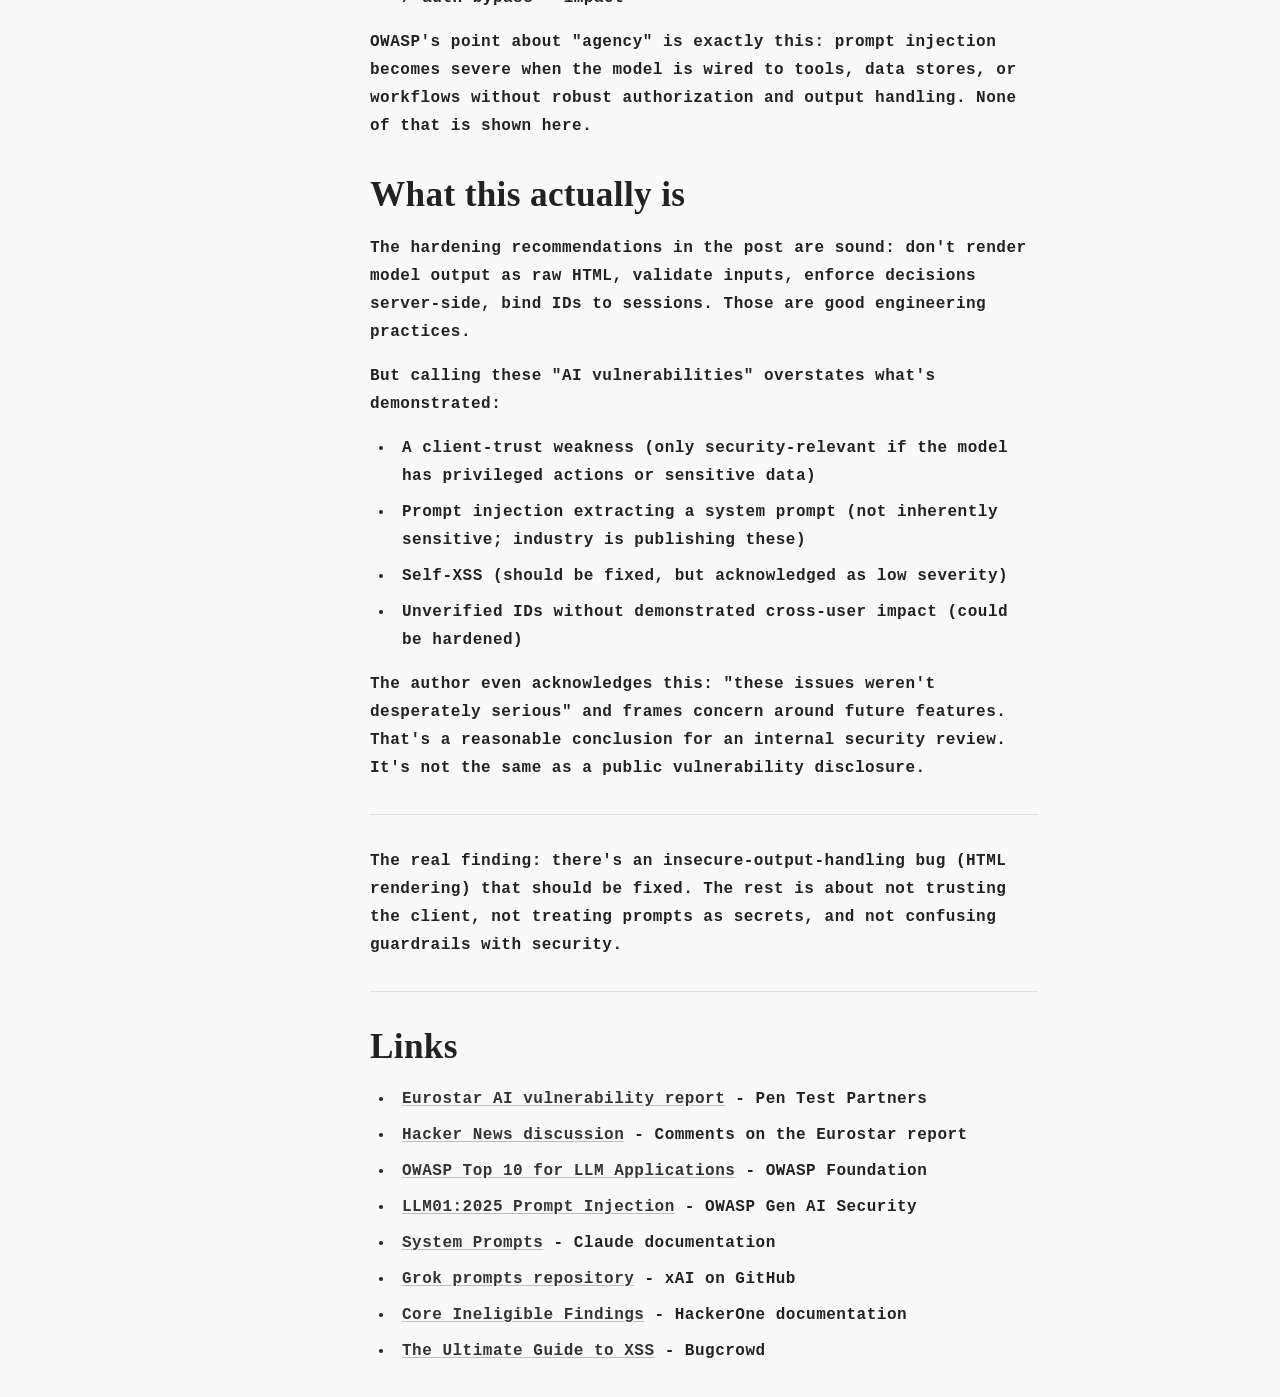
<file: writing/eurostar-chatbot-analysis/index.html>
<!DOCTYPE html><html lang="en" class="inter_c15e96cb-module__0bjUvq__variable playfair_display_fed1534a-module__F9WnGq__variable jetbrains_mono_6104e6b7-module__s6uLTa__variable"><head><meta charSet="utf-8"/><meta name="viewport" content="width=device-width, initial-scale=1"/><link rel="preload" href="/_next/static/media/2a65768255d6b625-s.p.14by5b4al-y~f.woff2" as="font" crossorigin="" type="font/woff2"/><link rel="preload" href="/_next/static/media/70bc3e132a0a741e-s.p.1409xf.ylxg8g.woff2" as="font" crossorigin="" type="font/woff2"/><link rel="preload" href="/_next/static/media/83afe278b6a6bb3c-s.p.0q-301v4kxxnr.woff2" as="font" crossorigin="" type="font/woff2"/><link rel="preload" as="image" href="/icons/googlescholar.svg"/><link rel="stylesheet" href="/_next/static/chunks/0jflmhk03zsct.css" data-precedence="next"/><link rel="preload" as="script" fetchPriority="low" href="/_next/static/chunks/0x5kalbn40_44.js"/><script src="/_next/static/chunks/0gqduj5elq6n_.js" async=""></script><script src="/_next/static/chunks/08t2o562nea-s.js" async=""></script><script src="/_next/static/chunks/10qgypdaejbkt.js" async=""></script><script src="/_next/static/chunks/turbopack-0_em3j_v.0pjp.js" async=""></script><script src="/_next/static/chunks/0t16ba0kqttca.js" async=""></script><script src="/_next/static/chunks/0s25wp92bhuv~.js" async=""></script><script src="/_next/static/chunks/0y0hn0g.3adb..js" async=""></script><script src="/_next/static/chunks/0yak_ea157e~i.js" async=""></script><meta name="next-size-adjust" content=""/><title>Notes on the Eurostar chatbot &quot;vulnerability&quot; report | Kshitij Bhausaheb Pawar</title><meta name="description" content="Looking at what makes something a vulnerability versus a hardening opportunity in LLM applications."/><meta name="author" content="Kshitij Bhausaheb Pawar"/><meta name="keywords" content="Kshitij Bhausaheb Pawar,Security Engineer,IAM,cloud security,Zero Trust,DevSecOps"/><meta name="creator" content="Kshitij Bhausaheb Pawar"/><meta name="robots" content="index, follow"/><meta name="googlebot" content="index, follow, max-video-preview:-1, max-image-preview:large, max-snippet:-1"/><meta property="og:title" content="Notes on the Eurostar chatbot &quot;vulnerability&quot; report"/><meta property="og:description" content="Looking at what makes something a vulnerability versus a hardening opportunity in LLM applications."/><meta property="og:url" content="https://kshitijpwr04.github.io/writing/eurostar-chatbot-analysis/"/><meta property="og:type" content="article"/><meta property="article:published_time" content="2026-01-05"/><meta property="article:author" content="Kshitij Bhausaheb Pawar"/><meta name="twitter:card" content="summary_large_image"/><meta name="twitter:title" content="Notes on the Eurostar chatbot &quot;vulnerability&quot; report"/><meta name="twitter:description" content="Looking at what makes something a vulnerability versus a hardening opportunity in LLM applications."/><link rel="icon" href="/favicon.ico?favicon.022useww-_sz0.ico" sizes="48x48" type="image/x-icon"/><script>(self.__next_s=self.__next_s||[]).push([0,{"children":"(function(){try{var t=window.localStorage.getItem('theme');if(t==='dark'||t==='light'){document.documentElement.setAttribute('data-theme',t)}else if(window.matchMedia('(prefers-color-scheme:dark)').matches){document.documentElement.setAttribute('data-theme','dark')}else{document.documentElement.setAttribute('data-theme','light')}}catch(e){}})();","id":"theme-init"}])</script><script src="/_next/static/chunks/03~yq9q893hmn.js" noModule=""></script></head><body style="font-family:&#x27;Courier New&#x27;, Courier, monospace;font-weight:600;letter-spacing:0.5px;line-height:1.7"><div hidden=""><!--$--><!--/$--></div><div class="site-wrapper"><header class="site-header" style="position:fixed;top:20px;left:calc(50% + 145px);right:auto;transform:translateX(-50%);height:auto;justify-content:center;display:inline-flex;flex-direction:row;width:fit-content;max-width:90vw;align-items:center;gap:10px;padding:4px 10px;border-radius:8px;background:#fff;border:1px solid #c9a96a;color:#000;box-shadow:0 8px 20px rgba(0,0,0,0.2);z-index:1000;line-height:1.2"><a class="site-logo" style="color:#000" href="/"><span class="logo-text" style="font-size:14px">KP</span></a><nav class="nav-links" style="display:inline-flex;gap:12px;width:auto"><a class="nav-link " style="color:#000;font-size:inherit;writing-mode:horizontal-tb;transform:none" href="/about/">About</a><a class="nav-link " style="color:#000;font-size:inherit;writing-mode:horizontal-tb;transform:none" href="/resume/">Resume</a><a class="nav-link active" aria-current="page" style="color:#000;font-size:inherit;writing-mode:horizontal-tb;transform:none" href="/writing/">Projects</a><a class="nav-link " style="color:#000;font-size:inherit;writing-mode:horizontal-tb;transform:none" href="/stats/">Publications</a><a class="nav-link " style="color:#000;font-size:inherit;writing-mode:horizontal-tb;transform:none" href="/contact/">Contact</a><a class="nav-link " style="color:#000;font-size:inherit;writing-mode:horizontal-tb;transform:none" href="/projects/">Certifications</a><a class="nav-link " style="color:#000;font-size:inherit;writing-mode:horizontal-tb;transform:none" href="/blog/">Blog</a></nav><div class="theme-toggle-placeholder"></div><div class="hamburger-container"><nav class="main" id="hamburger-nav"><ul><li class="menu"><button type="button" class="hamburger-button" aria-label="Open navigation menu" aria-expanded="false" aria-controls="mobile-nav-menu"><span class="hamburger-icon"><span></span><span></span><span></span></span></button></li></ul></nav></div></header><div class="site-content"><div class="page-container" style="display:flex;flex-direction:column;width:100%"><main class="page-main" style="width:100%;max-width:min(1200px, 100%);margin-left:auto;margin-right:auto;padding:0 16px;box-sizing:border-box"><script type="application/ld+json">{"@context":"https://schema.org","@type":"BlogPosting","headline":"Notes on the Eurostar chatbot \"vulnerability\" report","description":"Looking at what makes something a vulnerability versus a hardening opportunity in LLM applications.","image":"https://kshitijpwr04.github.io/images/me.jpg","datePublished":"2026-01-05","dateModified":"2026-01-05","url":"https://kshitijpwr04.github.io/writing/eurostar-chatbot-analysis/","author":{"@type":"Person","name":"Kshitij Bhausaheb Pawar","url":"https://kshitijpwr04.github.io"},"publisher":{"@type":"Person","name":"Kshitij Bhausaheb Pawar","url":"https://kshitijpwr04.github.io","logo":{"@type":"ImageObject","url":"https://kshitijpwr04.github.io/images/me.jpg"}},"mainEntityOfPage":{"@type":"WebPage","@id":"https://kshitijpwr04.github.io/writing/eurostar-chatbot-analysis/"}}</script><article class="post-page"><header class="post-header"><time class="post-date" dateTime="2026-01-05">January 5, 2026</time><h1 class="post-title">Notes on the Eurostar chatbot &quot;vulnerability&quot; report</h1><p class="post-description">Looking at what makes something a vulnerability versus a hardening opportunity in LLM applications.</p></header><div class="post-content prose"><div><p><em>I work on <a href="https://github.com/promptfoo/promptfoo">Promptfoo</a>, an open-source LLM red teaming tool.</em></p><p>On December 22, 2025, Pen Test Partners published <a href="https://www.pentestpartners.com/security-blog/eurostar-ai-vulnerability-when-a-chatbot-goes-off-the-rails/">&quot;Eurostar AI vulnerability: when a chatbot goes off the rails&quot;</a> claiming four &quot;distinct security issues&quot; in Eurostar&#x27;s public chatbot.</p><p>Based on what&#x27;s demonstrated in that post, most of this isn&#x27;t a vulnerability. It&#x27;s a mix of expected LLM behavior, hardening opportunities, and one low-severity web bug.</p><p>Here&#x27;s why that distinction matters.</p><h2 id="what-makes-something-a-vulnerability">What makes something a vulnerability</h2><p>A vulnerability generally means:</p><ol start="1"><li><strong>A security boundary was crossed</strong> - auth, authorization, isolation, trust boundaries, code execution in another user&#x27;s context</li><li><strong>There is demonstrated impact</strong> - data exfiltration, account compromise, unauthorized actions, cross-user effects</li></ol><p>OWASP&#x27;s LLM Top 10 includes prompt injection and insecure output handling as real categories, but explicitly notes that severity depends on context and agency: what the model is allowed to touch and do.</p><p>The Pen Test Partners post doesn&#x27;t demonstrate either crossing a boundary or concrete harm.</p><h2 id="what-the-report-actually-shows">What the report actually shows</h2><p>The post calls these &quot;vulnerabilities&quot; but doesn&#x27;t demonstrate unauthorized access to other users&#x27; data, unauthorized actions, cross-user XSS, or any actual exploit chain with impact. Instead, several findings are paired with what <em>could</em> happen if the chatbot had more capabilities.</p><p><strong>1. Guardrail bypass via client-side history manipulation</strong></p><p>The server validates only the latest message but trusts the client-submitted <code>chat_history</code>. Make the latest message harmless, edit earlier messages to carry prompts that would fail the guardrail.</p><p>This is a client-trust issue. The question is: what does bypassing the guardrail enable? For a public help chatbot with no tools or privileged access, bypassing it just means you can steer the model with different text. That&#x27;s the default property of an LLM. The guardrail bypass matters if it&#x27;s enforcing authorization, but no unauthorized action is shown.</p><p><strong>2. System prompt extraction via prompt injection</strong></p><p>Standard prompt injection extracted the system prompt. The post frames this as &quot;information disclosure&quot; but also notes that prompt injection here did not expose other users&#x27; data.</p><p>The industry trend is moving away from treating prompts as secrets. Anthropic publishes system prompts for Claude&#x27;s consumer apps. xAI publishes Grok prompts on GitHub. The meaningful question is: what can someone do with that knowledge? In this case, nothing beyond what&#x27;s already possible.</p><p><strong>3. HTML rendering without sanitization</strong></p><p>The system prompt instructs the model to return HTML for links, and those snippets render directly in the UI. This allows arbitrary HTML/JS output.</p><p>This is the clearest web security issue - it maps to OWASP&#x27;s &quot;Insecure Output Handling&quot; category. But the post acknowledges this is &quot;only&quot; self-XSS as demonstrated. Self-XSS is widely treated as low severity unless you can demonstrate exploitation of other users. HackerOne explicitly lists &quot;self-exploitation, such as self-XSS&quot; as ineligible unless it affects other accounts.</p><p>Could this escalate to real XSS? Yes, if chat transcripts are shown to support agents, if conversations are shared, or if payloads persist and replay in someone else&#x27;s session. Those are common blind XSS patterns. But the post doesn&#x27;t demonstrate that chain.</p><p><strong>4. Unverified conversation/message IDs</strong></p><p>The backend accepted non-UUID values like &quot;1&quot; or &quot;hello&quot; for conversation and message IDs. Testing cross-user access would have been out of scope.</p><p>This could be an IDOR or lead to stored XSS across users, but neither is shown. The post offers a hypothetical about injecting a payload and reusing a conversation ID so a victim loads it, which requires specific (unconfirmed) system behavior about how chats are stored and replayed.</p><h2 id="what-would-have-made-this-a-real-vulnerability">What would have made this a real vulnerability</h2><p>If the report had shown any of:</p><ul><li><strong>Cross-user data access</strong> - reading another user&#x27;s chats, bookings, personal details</li><li><strong>Unauthorized actions</strong> - changing bookings, issuing refunds, triggering support workflows, querying internal systems</li><li><strong>Non-self XSS</strong> - stored/shared XSS executing in another user&#x27;s session or in an agent/admin console</li><li><strong>A demonstrated exploit chain</strong> - prompt injection → tool misuse / auth bypass → impact</li></ul><p>OWASP&#x27;s point about &quot;agency&quot; is exactly this: prompt injection becomes severe when the model is wired to tools, data stores, or workflows without robust authorization and output handling. None of that is shown here.</p><h2 id="what-this-actually-is">What this actually is</h2><p>The hardening recommendations in the post are sound: don&#x27;t render model output as raw HTML, validate inputs, enforce decisions server-side, bind IDs to sessions. Those are good engineering practices.</p><p>But calling these &quot;AI vulnerabilities&quot; overstates what&#x27;s demonstrated:</p><ul><li>A client-trust weakness (only security-relevant if the model has privileged actions or sensitive data)</li><li>Prompt injection extracting a system prompt (not inherently sensitive; industry is publishing these)</li><li>Self-XSS (should be fixed, but acknowledged as low severity)</li><li>Unverified IDs without demonstrated cross-user impact (could be hardened)</li></ul><p>The author even acknowledges this: &quot;these issues weren&#x27;t desperately serious&quot; and frames concern around future features. That&#x27;s a reasonable conclusion for an internal security review. It&#x27;s not the same as a public vulnerability disclosure.</p><hr/><p>The real finding: there&#x27;s an insecure-output-handling bug (HTML rendering) that should be fixed. The rest is about not trusting the client, not treating prompts as secrets, and not confusing guardrails with security.</p><hr/><h2 id="links">Links</h2><ul><li><a href="https://www.pentestpartners.com/security-blog/eurostar-ai-vulnerability-when-a-chatbot-goes-off-the-rails/">Eurostar AI vulnerability report</a> - Pen Test Partners</li><li><a href="https://news.ycombinator.com/item?id=46492063">Hacker News discussion</a> - Comments on the Eurostar report</li><li><a href="https://owasp.org/www-project-top-10-for-large-language-model-applications/">OWASP Top 10 for LLM Applications</a> - OWASP Foundation</li><li><a href="https://genai.owasp.org/llmrisk/llm01-prompt-injection/">LLM01:2025 Prompt Injection</a> - OWASP Gen AI Security</li><li><a href="https://platform.claude.com/docs/en/release-notes/system-prompts">System Prompts</a> - Claude documentation</li><li><a href="https://github.com/xai-org/grok-prompts">Grok prompts repository</a> - xAI on GitHub</li><li><a href="https://docs.hackerone.com/en/articles/8494488-core-ineligible-findings">Core Ineligible Findings</a> - HackerOne documentation</li><li><a href="https://www.bugcrowd.com/blog/the-ultimate-guide-to-finding-and-escalating-xss-bugs/">The Ultimate Guide to XSS</a> - Bugcrowd</li></ul></div></div></article></main><div class="sidebar-container" style="display:block;position:fixed;left:20px;top:20px;width:300px;max-width:90vw;height:calc(100vh - 50px);overflow-y:auto;background:var(--color-bg);border:1px solid #c9a96a;padding:40px 20px;border-radius:20px;text-align:center"><div style="display:flex;flex-direction:column;align-items:center;justify-content:center;height:100%"><div style="margin-bottom:40px"><div style="width:180px;height:180px;border-radius:50%;overflow:hidden;margin:0 auto;border:2px solid #c9a96a"><span class="theme-portrait "><img src="/images/me.jpg" alt="Kshitij Bhausaheb Pawar" width="180" height="180" loading="lazy" decoding="async"/></span></div><h2 style="margin-top:15px;color:var(--color-fg-bold);font-family:&#x27;Times New Roman&#x27;, Times, serif;font-weight:400;text-align:center;font-size:30px">Kshitij Bhausaheb Pawar</h2><p style="opacity:0.8;color:var(--color-fg-light);text-align:center;font-size:18px">Security Engineer at Source Sphere LLC, New Jersey, USA</p><p style="margin-top:12px;font-size:16px;line-height:1.6;color:var(--color-fg-light);max-width:240px;text-align:center">Security and GRC professional specializing in vendor and third-party risk management and compliance across HIPAA, NIST, SOC 2, and PCI DSS. Focused on control gap analysis and driving genuine risk reduction over check-the-box remediation.</p></div><div><h4 style="margin-bottom:10px;color:var(--color-fg-bold);font-family:&#x27;Times New Roman&#x27;, Times, serif;font-weight:400;text-align:center;font-size:20px">Connect</h4><ul class="icons"><li><a href="https://www.linkedin.com/in/kshitijpawar04/" aria-label="LinkedIn (opens in new tab)" target="_blank" rel="noopener noreferrer"><svg data-prefix="fab" data-icon="linkedin-in" class="svg-inline--fa fa-linkedin-in size-5" role="img" viewBox="0 0 448 512" aria-hidden="true"><path fill="currentColor" d="M100.3 448l-92.9 0 0-299.1 92.9 0 0 299.1zM53.8 108.1C24.1 108.1 0 83.5 0 53.8 0 39.5 5.7 25.9 15.8 15.8s23.8-15.8 38-15.8 27.9 5.7 38 15.8 15.8 23.8 15.8 38c0 29.7-24.1 54.3-53.8 54.3zM447.9 448l-92.7 0 0-145.6c0-34.7-.7-79.2-48.3-79.2-48.3 0-55.7 37.7-55.7 76.7l0 148.1-92.8 0 0-299.1 89.1 0 0 40.8 1.3 0c12.4-23.5 42.7-48.3 87.9-48.3 94 0 111.3 61.9 111.3 142.3l0 164.3-.1 0z"></path></svg></a></li><li><a href="https://github.com/Kshitijpwr04" aria-label="Github (opens in new tab)" target="_blank" rel="noopener noreferrer"><svg data-prefix="fab" data-icon="github" class="svg-inline--fa fa-github size-5" role="img" viewBox="0 0 512 512" aria-hidden="true"><path fill="currentColor" d="M173.9 397.4c0 2-2.3 3.6-5.2 3.6-3.3 .3-5.6-1.3-5.6-3.6 0-2 2.3-3.6 5.2-3.6 3-.3 5.6 1.3 5.6 3.6zm-31.1-4.5c-.7 2 1.3 4.3 4.3 4.9 2.6 1 5.6 0 6.2-2s-1.3-4.3-4.3-5.2c-2.6-.7-5.5 .3-6.2 2.3zm44.2-1.7c-2.9 .7-4.9 2.6-4.6 4.9 .3 2 2.9 3.3 5.9 2.6 2.9-.7 4.9-2.6 4.6-4.6-.3-1.9-3-3.2-5.9-2.9zM252.8 8c-138.7 0-244.8 105.3-244.8 244 0 110.9 69.8 205.8 169.5 239.2 12.8 2.3 17.3-5.6 17.3-12.1 0-6.2-.3-40.4-.3-61.4 0 0-70 15-84.7-29.8 0 0-11.4-29.1-27.8-36.6 0 0-22.9-15.7 1.6-15.4 0 0 24.9 2 38.6 25.8 21.9 38.6 58.6 27.5 72.9 20.9 2.3-16 8.8-27.1 16-33.7-55.9-6.2-112.3-14.3-112.3-110.5 0-27.5 7.6-41.3 23.6-58.9-2.6-6.5-11.1-33.3 2.6-67.9 20.9-6.5 69 27 69 27 20-5.6 41.5-8.5 62.8-8.5s42.8 2.9 62.8 8.5c0 0 48.1-33.6 69-27 13.7 34.7 5.2 61.4 2.6 67.9 16 17.7 25.8 31.5 25.8 58.9 0 96.5-58.9 104.2-114.8 110.5 9.2 7.9 17 22.9 17 46.4 0 33.7-.3 75.4-.3 83.6 0 6.5 4.6 14.4 17.3 12.1 100-33.2 167.8-128.1 167.8-239 0-138.7-112.5-244-251.2-244zM105.2 352.9c-1.3 1-1 3.3 .7 5.2 1.6 1.6 3.9 2.3 5.2 1 1.3-1 1-3.3-.7-5.2-1.6-1.6-3.9-2.3-5.2-1zm-10.8-8.1c-.7 1.3 .3 2.9 2.3 3.9 1.6 1 3.6 .7 4.3-.7 .7-1.3-.3-2.9-2.3-3.9-2-.6-3.6-.3-4.3 .7zm32.4 35.6c-1.6 1.3-1 4.3 1.3 6.2 2.3 2.3 5.2 2.6 6.5 1 1.3-1.3 .7-4.3-1.3-6.2-2.2-2.3-5.2-2.6-6.5-1zm-11.4-14.7c-1.6 1-1.6 3.6 0 5.9s4.3 3.3 5.6 2.3c1.6-1.3 1.6-3.9 0-6.2-1.4-2.3-4-3.3-5.6-2z"></path></svg></a></li><li><a href="https://scholar.google.com/citations?user=HvHqir4AAAAJ&amp;hl=en&amp;authuser=1" aria-label="Google Scholar (opens in new tab)" target="_blank" rel="noopener noreferrer"><img src="/icons/googlescholar.svg" alt="Google Scholar" class="size-5" style="filter:grayscale(100%) opacity(0.7)"/></a></li></ul></div></div></div></div><!--$--><!--/$--></div></div><script src="/_next/static/chunks/0x5kalbn40_44.js" id="_R_" async=""></script><script>(self.__next_f=self.__next_f||[]).push([0])</script><script>self.__next_f.push([1,"1:\"$Sreact.fragment\"\n2:I[79520,[\"/_next/static/chunks/0t16ba0kqttca.js\",\"/_next/static/chunks/0s25wp92bhuv~.js\"],\"\"]\n3:I[68361,[\"/_next/static/chunks/0t16ba0kqttca.js\",\"/_next/static/chunks/0s25wp92bhuv~.js\"],\"default\"]\n4:I[63665,[\"/_next/static/chunks/0t16ba0kqttca.js\",\"/_next/static/chunks/0s25wp92bhuv~.js\"],\"default\"]\n5:I[39756,[\"/_next/static/chunks/0t16ba0kqttca.js\",\"/_next/static/chunks/0s25wp92bhuv~.js\"],\"default\"]\n6:I[37457,[\"/_next/static/chunks/0t16ba0kqttca.js\",\"/_next/static/chunks/0s25wp92bhuv~.js\"],\"default\"]\n7:I[22016,[\"/_next/static/chunks/0t16ba0kqttca.js\",\"/_next/static/chunks/0s25wp92bhuv~.js\"],\"\"]\n9:I[97367,[\"/_next/static/chunks/0t16ba0kqttca.js\",\"/_next/static/chunks/0s25wp92bhuv~.js\"],\"OutletBoundary\"]\na:\"$Sreact.suspense\"\nd:I[97367,[\"/_next/static/chunks/0t16ba0kqttca.js\",\"/_next/static/chunks/0s25wp92bhuv~.js\"],\"ViewportBoundary\"]\nf:I[97367,[\"/_next/static/chunks/0t16ba0kqttca.js\",\"/_next/static/chunks/0s25wp92bhuv~.js\"],\"MetadataBoundary\"]\n11:I[68027,[\"/_next/static/chunks/0t16ba0kqttca.js\",\"/_next/static/chunks/0s25wp92bhuv~.js\"],\"default\",1]\n:HL[\"/_next/static/chunks/0jflmhk03zsct.css\",\"style\"]\n:HL[\"/_next/static/media/2a65768255d6b625-s.p.14by5b4al-y~f.woff2\",\"font\",{\"crossOrigin\":\"\",\"type\":\"font/woff2\"}]\n:HL[\"/_next/static/media/70bc3e132a0a741e-s.p.1409xf.ylxg8g.woff2\",\"font\",{\"crossOrigin\":\"\",\"type\":\"font/woff2\"}]\n:HL[\"/_next/static/media/83afe278b6a6bb3c-s.p.0q-301v4kxxnr.woff2\",\"font\",{\"crossOrigin\":\"\",\"type\":\"font/woff2\"}]\n"])</script><script>self.__next_f.push([1,"0:{\"P\":null,\"c\":[\"\",\"writing\",\"eurostar-chatbot-analysis\",\"\"],\"q\":\"\",\"i\":false,\"f\":[[[\"\",{\"children\":[\"writing\",{\"children\":[[\"slug\",\"eurostar-chatbot-analysis\",\"d\",null],{\"children\":[\"__PAGE__\",{}]}]}]},\"$undefined\",\"$undefined\",16],[[\"$\",\"$1\",\"c\",{\"children\":[[[\"$\",\"link\",\"0\",{\"rel\":\"stylesheet\",\"href\":\"/_next/static/chunks/0jflmhk03zsct.css\",\"precedence\":\"next\",\"crossOrigin\":\"$undefined\",\"nonce\":\"$undefined\"}],[\"$\",\"script\",\"script-0\",{\"src\":\"/_next/static/chunks/0t16ba0kqttca.js\",\"async\":true,\"nonce\":\"$undefined\"}],[\"$\",\"script\",\"script-1\",{\"src\":\"/_next/static/chunks/0s25wp92bhuv~.js\",\"async\":true,\"nonce\":\"$undefined\"}]],[\"$\",\"html\",null,{\"lang\":\"en\",\"className\":\"inter_c15e96cb-module__0bjUvq__variable playfair_display_fed1534a-module__F9WnGq__variable jetbrains_mono_6104e6b7-module__s6uLTa__variable\",\"suppressHydrationWarning\":true,\"children\":[[\"$\",\"head\",null,{\"children\":[\"$\",\"$L2\",null,{\"id\":\"theme-init\",\"strategy\":\"beforeInteractive\",\"children\":\"(function(){try{var t=window.localStorage.getItem('theme');if(t==='dark'||t==='light'){document.documentElement.setAttribute('data-theme',t)}else if(window.matchMedia('(prefers-color-scheme:dark)').matches){document.documentElement.setAttribute('data-theme','dark')}else{document.documentElement.setAttribute('data-theme','light')}}catch(e){}})();\"}]}],[\"$\",\"body\",null,{\"style\":{\"fontFamily\":\"'Courier New', Courier, monospace\",\"fontWeight\":600,\"letterSpacing\":\"0.5px\",\"lineHeight\":\"1.7\"},\"children\":[[\"$\",\"$L3\",null,{}],[\"$\",\"div\",null,{\"className\":\"site-wrapper\",\"children\":[[\"$\",\"$L4\",null,{}],[\"$\",\"div\",null,{\"className\":\"site-content\",\"children\":[\"$\",\"$L5\",null,{\"parallelRouterKey\":\"children\",\"error\":\"$undefined\",\"errorStyles\":\"$undefined\",\"errorScripts\":\"$undefined\",\"template\":[\"$\",\"$L6\",null,{}],\"templateStyles\":\"$undefined\",\"templateScripts\":\"$undefined\",\"notFound\":[[\"$\",\"main\",null,{\"className\":\"not-found-page\",\"children\":[\"$\",\"div\",null,{\"className\":\"not-found-content\",\"children\":[[\"$\",\"span\",null,{\"className\":\"not-found-code\",\"children\":\"404\"}],[\"$\",\"h1\",null,{\"className\":\"not-found-title\",\"children\":\"Page Not Found\"}],[\"$\",\"p\",null,{\"className\":\"not-found-message\",\"children\":\"The page you're looking for doesn't exist or has been moved.\"}],[\"$\",\"div\",null,{\"className\":\"not-found-actions\",\"children\":[[\"$\",\"$L7\",null,{\"href\":\"/\",\"className\":\"not-found-button\",\"children\":\"Go Home\"}],[\"$\",\"$L7\",null,{\"href\":\"/contact\",\"className\":\"not-found-link\",\"children\":\"Contact Me\"}]]}]]}]}],[]],\"forbidden\":\"$undefined\",\"unauthorized\":\"$undefined\"}]}]]}],null]}]]}]]}],{\"children\":[[\"$\",\"$1\",\"c\",{\"children\":[null,[\"$\",\"$L5\",null,{\"parallelRouterKey\":\"children\",\"error\":\"$undefined\",\"errorStyles\":\"$undefined\",\"errorScripts\":\"$undefined\",\"template\":[\"$\",\"$L6\",null,{}],\"templateStyles\":\"$undefined\",\"templateScripts\":\"$undefined\",\"notFound\":\"$undefined\",\"forbidden\":\"$undefined\",\"unauthorized\":\"$undefined\"}]]}],{\"children\":[[\"$\",\"$1\",\"c\",{\"children\":[null,[\"$\",\"$L5\",null,{\"parallelRouterKey\":\"children\",\"error\":\"$undefined\",\"errorStyles\":\"$undefined\",\"errorScripts\":\"$undefined\",\"template\":[\"$\",\"$L6\",null,{}],\"templateStyles\":\"$undefined\",\"templateScripts\":\"$undefined\",\"notFound\":\"$undefined\",\"forbidden\":\"$undefined\",\"unauthorized\":\"$undefined\"}]]}],{\"children\":[[\"$\",\"$1\",\"c\",{\"children\":[\"$L8\",[[\"$\",\"script\",\"script-0\",{\"src\":\"/_next/static/chunks/0y0hn0g.3adb..js\",\"async\":true,\"nonce\":\"$undefined\"}],[\"$\",\"script\",\"script-1\",{\"src\":\"/_next/static/chunks/0yak_ea157e~i.js\",\"async\":true,\"nonce\":\"$undefined\"}]],[\"$\",\"$L9\",null,{\"children\":[\"$\",\"$a\",null,{\"name\":\"Next.MetadataOutlet\",\"children\":\"$@b\"}]}]]}],{},null,false,null]},null,false,\"$@c\"]},null,false,\"$@c\"]},null,false,null],[\"$\",\"$1\",\"h\",{\"children\":[null,[\"$\",\"$Ld\",null,{\"children\":\"$Le\"}],[\"$\",\"div\",null,{\"hidden\":true,\"children\":[\"$\",\"$Lf\",null,{\"children\":[\"$\",\"$a\",null,{\"name\":\"Next.Metadata\",\"children\":\"$L10\"}]}]}],[\"$\",\"meta\",null,{\"name\":\"next-size-adjust\",\"content\":\"\"}]]}],false]],\"m\":\"$undefined\",\"G\":[\"$11\",[[\"$\",\"link\",\"0\",{\"rel\":\"stylesheet\",\"href\":\"/_next/static/chunks/0jflmhk03zsct.css\",\"precedence\":\"next\",\"crossOrigin\":\"$undefined\",\"nonce\":\"$undefined\"}]]],\"S\":true,\"h\":null,\"s\":\"$undefined\",\"l\":\"$undefined\",\"p\":\"$undefined\",\"d\":\"$undefined\",\"b\":\"5kGWfFYQyrBm1EHEVkkK0\"}\n"])</script><script>self.__next_f.push([1,"12:[]\nc:\"$W12\"\n"])</script><script>self.__next_f.push([1,"8:[\"$\",\"div\",null,{\"className\":\"page-container\",\"style\":{\"display\":\"flex\",\"flexDirection\":\"column\",\"width\":\"100%\"},\"children\":[[\"$\",\"main\",null,{\"className\":\"page-main\",\"style\":{\"width\":\"100%\",\"maxWidth\":\"min(1200px, 100%)\",\"marginLeft\":\"auto\",\"marginRight\":\"auto\",\"padding\":\"0 16px\",\"boxSizing\":\"border-box\"},\"children\":[[\"$\",\"script\",null,{\"type\":\"application/ld+json\",\"dangerouslySetInnerHTML\":{\"__html\":\"{\\\"@context\\\":\\\"https://schema.org\\\",\\\"@type\\\":\\\"BlogPosting\\\",\\\"headline\\\":\\\"Notes on the Eurostar chatbot \\\\\\\"vulnerability\\\\\\\" report\\\",\\\"description\\\":\\\"Looking at what makes something a vulnerability versus a hardening opportunity in LLM applications.\\\",\\\"image\\\":\\\"https://kshitijpwr04.github.io/images/me.jpg\\\",\\\"datePublished\\\":\\\"2026-01-05\\\",\\\"dateModified\\\":\\\"2026-01-05\\\",\\\"url\\\":\\\"https://kshitijpwr04.github.io/writing/eurostar-chatbot-analysis/\\\",\\\"author\\\":{\\\"@type\\\":\\\"Person\\\",\\\"name\\\":\\\"Kshitij Bhausaheb Pawar\\\",\\\"url\\\":\\\"https://kshitijpwr04.github.io\\\"},\\\"publisher\\\":{\\\"@type\\\":\\\"Person\\\",\\\"name\\\":\\\"Kshitij Bhausaheb Pawar\\\",\\\"url\\\":\\\"https://kshitijpwr04.github.io\\\",\\\"logo\\\":{\\\"@type\\\":\\\"ImageObject\\\",\\\"url\\\":\\\"https://kshitijpwr04.github.io/images/me.jpg\\\"}},\\\"mainEntityOfPage\\\":{\\\"@type\\\":\\\"WebPage\\\",\\\"@id\\\":\\\"https://kshitijpwr04.github.io/writing/eurostar-chatbot-analysis/\\\"}}\"}}],[\"$\",\"article\",null,{\"className\":\"post-page\",\"children\":[[\"$\",\"header\",null,{\"className\":\"post-header\",\"children\":[[\"$\",\"time\",null,{\"className\":\"post-date\",\"dateTime\":\"2026-01-05\",\"children\":\"January 5, 2026\"}],[\"$\",\"h1\",null,{\"className\":\"post-title\",\"children\":\"Notes on the Eurostar chatbot \\\"vulnerability\\\" report\"}],[\"$\",\"p\",null,{\"className\":\"post-description\",\"children\":\"Looking at what makes something a vulnerability versus a hardening opportunity in LLM applications.\"}]]}],[\"$\",\"div\",null,{\"className\":\"post-content prose\",\"children\":[[\"$\",\"div\",\"outer\",{\"children\":[[\"$\",\"p\",\"0\",{\"className\":\"$undefined\",\"children\":[[\"$\",\"em\",\"0\",{\"className\":\"$undefined\",\"children\":[\"I work on \",[\"$\",\"a\",\"1\",{\"href\":\"https://github.com/promptfoo/promptfoo\",\"className\":\"$undefined\",\"children\":[\"Promptfoo\"]}],\", an open-source LLM red teaming tool.\"]}]]}],[\"$\",\"p\",\"1\",{\"className\":\"$undefined\",\"children\":[\"On December 22, 2025, Pen Test Partners published \",[\"$\",\"a\",\"1\",{\"href\":\"https://www.pentestpartners.com/security-blog/eurostar-ai-vulnerability-when-a-chatbot-goes-off-the-rails/\",\"className\":\"$undefined\",\"children\":[\"\\\"Eurostar AI vulnerability: when a chatbot goes off the rails\\\"\"]}],\" claiming four \\\"distinct security issues\\\" in Eurostar's public chatbot.\"]}],[\"$\",\"p\",\"2\",{\"className\":\"$undefined\",\"children\":[\"Based on what's demonstrated in that post, most of this isn't a vulnerability. It's a mix of expected LLM behavior, hardening opportunities, and one low-severity web bug.\"]}],[\"$\",\"p\",\"3\",{\"className\":\"$undefined\",\"children\":[\"Here's why that distinction matters.\"]}],[\"$\",\"h2\",\"4\",{\"id\":\"what-makes-something-a-vulnerability\",\"className\":\"$undefined\",\"children\":[\"What makes something a vulnerability\"]}],[\"$\",\"p\",\"5\",{\"className\":\"$undefined\",\"children\":[\"A vulnerability generally means:\"]}],[\"$\",\"ol\",\"6\",{\"start\":1,\"className\":\"$undefined\",\"children\":[[\"$\",\"li\",\"0\",{\"className\":\"$undefined\",\"children\":[[\"$\",\"strong\",\"0\",{\"className\":\"$undefined\",\"children\":[\"A security boundary was crossed\"]}],\" - auth, authorization, isolation, trust boundaries, code execution in another user's context\"]}],[\"$\",\"li\",\"1\",{\"className\":\"$undefined\",\"children\":[[\"$\",\"strong\",\"0\",{\"className\":\"$undefined\",\"children\":[\"There is demonstrated impact\"]}],\" - data exfiltration, account compromise, unauthorized actions, cross-user effects\"]}]]}],[\"$\",\"p\",\"7\",{\"className\":\"$undefined\",\"children\":[\"OWASP's LLM Top 10 includes prompt injection and insecure output handling as real categories, but explicitly notes that severity depends on context and agency: what the model is allowed to touch and do.\"]}],[\"$\",\"p\",\"8\",{\"className\":\"$undefined\",\"children\":[\"The Pen Test Partners post doesn't demonstrate either crossing a boundary or concrete harm.\"]}],[\"$\",\"h2\",\"9\",{\"id\":\"what-the-report-actually-shows\",\"className\":\"$undefined\",\"children\":[\"What the report actually shows\"]}],\"$L13\",\"$L14\",\"$L15\",\"$L16\",\"$L17\",\"$L18\",\"$L19\",\"$L1a\",\"$L1b\",\"$L1c\",\"$L1d\",\"$L1e\",\"$L1f\",\"$L20\",\"$L21\",\"$L22\",\"$L23\",\"$L24\",\"$L25\",\"$L26\",\"$L27\",\"$L28\",\"$L29\",\"$L2a\",\"$L2b\",\"$L2c\",\"$L2d\",\"$L2e\"]}]]}]]}]]}],\"$L2f\"]}]\n"])</script><script>self.__next_f.push([1,"30:I[61818,[\"/_next/static/chunks/0t16ba0kqttca.js\",\"/_next/static/chunks/0s25wp92bhuv~.js\",\"/_next/static/chunks/0y0hn0g.3adb..js\",\"/_next/static/chunks/0yak_ea157e~i.js\"],\"default\"]\n13:[\"$\",\"p\",\"10\",{\"className\":\"$undefined\",\"children\":[\"The post calls these \\\"vulnerabilities\\\" but doesn't demonstrate unauthorized access to other users' data, unauthorized actions, cross-user XSS, or any actual exploit chain with impact. Instead, several findings are paired with what \",[\"$\",\"em\",\"1\",{\"className\":\"$undefined\",\"children\":[\"could\"]}],\" happen if the chatbot had more capabilities.\"]}]\n14:[\"$\",\"p\",\"11\",{\"className\":\"$undefined\",\"children\":[[\"$\",\"strong\",\"0\",{\"className\":\"$undefined\",\"children\":[\"1. Guardrail bypass via client-side history manipulation\"]}]]}]\n15:[\"$\",\"p\",\"12\",{\"className\":\"$undefined\",\"children\":[\"The server validates only the latest message but trusts the client-submitted \",[\"$\",\"code\",\"1\",{\"className\":\"$undefined\",\"children\":\"chat_history\"}],\". Make the latest message harmless, edit earlier messages to carry prompts that would fail the guardrail.\"]}]\n16:[\"$\",\"p\",\"13\",{\"className\":\"$undefined\",\"children\":[\"This is a client-trust issue. The question is: what does bypassing the guardrail enable? For a public help chatbot with no tools or privileged access, bypassing it just means you can steer the model with different text. That's the default property of an LLM. The guardrail bypass matters if it's enforcing authorization, but no unauthorized action is shown.\"]}]\n17:[\"$\",\"p\",\"14\",{\"className\":\"$undefined\",\"children\":[[\"$\",\"strong\",\"0\",{\"className\":\"$undefined\",\"children\":[\"2. System prompt extraction via prompt injection\"]}]]}]\n18:[\"$\",\"p\",\"15\",{\"className\":\"$undefined\",\"children\":[\"Standard prompt injection extracted the system prompt. The post frames this as \\\"information disclosure\\\" but also notes that prompt injection here did not expose other users' data.\"]}]\n19:[\"$\",\"p\",\"16\",{\"className\":\"$undefined\",\"children\":[\"The industry trend is moving away from treating prompts as secrets. Anthropic publishes system prompts for Claude's consumer apps. xAI publishes Grok prompts on GitHub. The meaningful question is: what can someone do with that knowledge? In this case, nothing beyond what's already possible.\"]}]\n1a:[\"$\",\"p\",\"17\",{\"className\":\"$undefined\",\"children\":[[\"$\",\"strong\",\"0\",{\"className\":\"$undefined\",\"children\":[\"3. HTML rendering without sanitization\"]}]]}]\n1b:[\"$\",\"p\",\"18\",{\"className\":\"$undefined\",\"children\":[\"The system prompt instructs the model to return HTML for links, and those snippets render directly in the UI. This allows arbitrary HTML/JS output.\"]}]\n1c:[\"$\",\"p\",\"19\",{\"className\":\"$undefined\",\"children\":[\"This is the clearest web security issue - it maps to OWASP's \\\"Insecure Output Handling\\\" category. But the post acknowledges this is \\\"only\\\" self-XSS as demonstrated. Self-XSS is widely treated as low severity unless you can demonstrate exploitation of other users. HackerOne explicitly lists \\\"self-exploitation, such as self-XSS\\\" as ineligible unless it affects other accounts.\"]}]\n1d:[\"$\",\"p\",\"20\",{\"className\":\"$undefined\",\"children\":[\"Could this escalate to real XSS? Yes, if chat transcripts are shown to support agents, if conversations are shared, or if payloads persist and replay in someone else's session. Those are common blind XSS patterns. But the post doesn't demonstrate that chain.\"]}]\n1e:[\"$\",\"p\",\"21\",{\"className\":\"$undefined\",\"children\":[[\"$\",\"strong\",\"0\",{\"className\":\"$undefined\",\"children\":[\"4. Unverified conversation/message IDs\"]}]]}]\n1f:[\"$\",\"p\",\"22\",{\"className\":\"$undefined\",\"children\":[\"The backend accepted non-UUID values like \\\"1\\\" or \\\"hello\\\" for conversation and message IDs. Testing cross-user access would have been out of scope.\"]}]\n20:[\"$\",\"p\",\"23\",{\"className\":\"$undefined\",\"children\":[\"This could be an IDOR or lead to stored XSS across users, but neither is shown. The post offers a hypothetical about injecting a payload and reusing a conversation ID so a victim loads it, which requires specific (unconfirmed) system behavior about how chats are stored and replayed"])</script><script>self.__next_f.push([1,".\"]}]\n21:[\"$\",\"h2\",\"24\",{\"id\":\"what-would-have-made-this-a-real-vulnerability\",\"className\":\"$undefined\",\"children\":[\"What would have made this a real vulnerability\"]}]\n22:[\"$\",\"p\",\"25\",{\"className\":\"$undefined\",\"children\":[\"If the report had shown any of:\"]}]\n23:[\"$\",\"ul\",\"26\",{\"start\":\"$undefined\",\"className\":\"$undefined\",\"children\":[[\"$\",\"li\",\"0\",{\"className\":\"$undefined\",\"children\":[[\"$\",\"strong\",\"0\",{\"className\":\"$undefined\",\"children\":[\"Cross-user data access\"]}],\" - reading another user's chats, bookings, personal details\"]}],[\"$\",\"li\",\"1\",{\"className\":\"$undefined\",\"children\":[[\"$\",\"strong\",\"0\",{\"className\":\"$undefined\",\"children\":[\"Unauthorized actions\"]}],\" - changing bookings, issuing refunds, triggering support workflows, querying internal systems\"]}],[\"$\",\"li\",\"2\",{\"className\":\"$undefined\",\"children\":[[\"$\",\"strong\",\"0\",{\"className\":\"$undefined\",\"children\":[\"Non-self XSS\"]}],\" - stored/shared XSS executing in another user's session or in an agent/admin console\"]}],[\"$\",\"li\",\"3\",{\"className\":\"$undefined\",\"children\":[[\"$\",\"strong\",\"0\",{\"className\":\"$undefined\",\"children\":[\"A demonstrated exploit chain\"]}],\" - prompt injection → tool misuse / auth bypass → impact\"]}]]}]\n24:[\"$\",\"p\",\"27\",{\"className\":\"$undefined\",\"children\":[\"OWASP's point about \\\"agency\\\" is exactly this: prompt injection becomes severe when the model is wired to tools, data stores, or workflows without robust authorization and output handling. None of that is shown here.\"]}]\n25:[\"$\",\"h2\",\"28\",{\"id\":\"what-this-actually-is\",\"className\":\"$undefined\",\"children\":[\"What this actually is\"]}]\n26:[\"$\",\"p\",\"29\",{\"className\":\"$undefined\",\"children\":[\"The hardening recommendations in the post are sound: don't render model output as raw HTML, validate inputs, enforce decisions server-side, bind IDs to sessions. Those are good engineering practices.\"]}]\n27:[\"$\",\"p\",\"30\",{\"className\":\"$undefined\",\"children\":[\"But calling these \\\"AI vulnerabilities\\\" overstates what's demonstrated:\"]}]\n28:[\"$\",\"ul\",\"31\",{\"start\":\"$undefined\",\"className\":\"$undefined\",\"children\":[[\"$\",\"li\",\"0\",{\"className\":\"$undefined\",\"children\":[\"A client-trust weakness (only security-relevant if the model has privileged actions or sensitive data)\"]}],[\"$\",\"li\",\"1\",{\"className\":\"$undefined\",\"children\":[\"Prompt injection extracting a system prompt (not inherently sensitive; industry is publishing these)\"]}],[\"$\",\"li\",\"2\",{\"className\":\"$undefined\",\"children\":[\"Self-XSS (should be fixed, but acknowledged as low severity)\"]}],[\"$\",\"li\",\"3\",{\"className\":\"$undefined\",\"children\":[\"Unverified IDs without demonstrated cross-user impact (could be hardened)\"]}]]}]\n29:[\"$\",\"p\",\"32\",{\"className\":\"$undefined\",\"children\":[\"The author even acknowledges this: \\\"these issues weren't desperately serious\\\" and frames concern around future features. That's a reasonable conclusion for an internal security review. It's not the same as a public vulnerability disclosure.\"]}]\n2a:[\"$\",\"hr\",\"33\",{\"className\":\"$undefined\"}]\n2b:[\"$\",\"p\",\"34\",{\"className\":\"$undefined\",\"children\":[\"The real finding: there's an insecure-output-handling bug (HTML rendering) that should be fixed. The rest is about not trusting the client, not treating prompts as secrets, and not confusing guardrails with security.\"]}]\n2c:[\"$\",\"hr\",\"35\",{\"className\":\"$undefined\"}]\n2d:[\"$\",\"h2\",\"36\",{\"id\":\"links\",\"className\":\"$undefined\",\"children\":[\"Links\"]}]\n"])</script><script>self.__next_f.push([1,"2e:[\"$\",\"ul\",\"37\",{\"start\":\"$undefined\",\"className\":\"$undefined\",\"children\":[[\"$\",\"li\",\"0\",{\"className\":\"$undefined\",\"children\":[[\"$\",\"a\",\"0\",{\"href\":\"https://www.pentestpartners.com/security-blog/eurostar-ai-vulnerability-when-a-chatbot-goes-off-the-rails/\",\"className\":\"$undefined\",\"children\":[\"Eurostar AI vulnerability report\"]}],\" - Pen Test Partners\"]}],[\"$\",\"li\",\"1\",{\"className\":\"$undefined\",\"children\":[[\"$\",\"a\",\"0\",{\"href\":\"https://news.ycombinator.com/item?id=46492063\",\"className\":\"$undefined\",\"children\":[\"Hacker News discussion\"]}],\" - Comments on the Eurostar report\"]}],[\"$\",\"li\",\"2\",{\"className\":\"$undefined\",\"children\":[[\"$\",\"a\",\"0\",{\"href\":\"https://owasp.org/www-project-top-10-for-large-language-model-applications/\",\"className\":\"$undefined\",\"children\":[\"OWASP Top 10 for LLM Applications\"]}],\" - OWASP Foundation\"]}],[\"$\",\"li\",\"3\",{\"className\":\"$undefined\",\"children\":[[\"$\",\"a\",\"0\",{\"href\":\"https://genai.owasp.org/llmrisk/llm01-prompt-injection/\",\"className\":\"$undefined\",\"children\":[\"LLM01:2025 Prompt Injection\"]}],\" - OWASP Gen AI Security\"]}],[\"$\",\"li\",\"4\",{\"className\":\"$undefined\",\"children\":[[\"$\",\"a\",\"0\",{\"href\":\"https://platform.claude.com/docs/en/release-notes/system-prompts\",\"className\":\"$undefined\",\"children\":[\"System Prompts\"]}],\" - Claude documentation\"]}],[\"$\",\"li\",\"5\",{\"className\":\"$undefined\",\"children\":[[\"$\",\"a\",\"0\",{\"href\":\"https://github.com/xai-org/grok-prompts\",\"className\":\"$undefined\",\"children\":[\"Grok prompts repository\"]}],\" - xAI on GitHub\"]}],[\"$\",\"li\",\"6\",{\"className\":\"$undefined\",\"children\":[[\"$\",\"a\",\"0\",{\"href\":\"https://docs.hackerone.com/en/articles/8494488-core-ineligible-findings\",\"className\":\"$undefined\",\"children\":[\"Core Ineligible Findings\"]}],\" - HackerOne documentation\"]}],[\"$\",\"li\",\"7\",{\"className\":\"$undefined\",\"children\":[[\"$\",\"a\",\"0\",{\"href\":\"https://www.bugcrowd.com/blog/the-ultimate-guide-to-finding-and-escalating-xss-bugs/\",\"className\":\"$undefined\",\"children\":[\"The Ultimate Guide to XSS\"]}],\" - Bugcrowd\"]}]]}]\n"])</script><script>self.__next_f.push([1,"2f:[\"$\",\"$L30\",null,{}]\n"])</script><script>self.__next_f.push([1,"e:[[\"$\",\"meta\",\"0\",{\"charSet\":\"utf-8\"}],[\"$\",\"meta\",\"1\",{\"name\":\"viewport\",\"content\":\"width=device-width, initial-scale=1\"}]]\n"])</script><script>self.__next_f.push([1,"31:I[27201,[\"/_next/static/chunks/0t16ba0kqttca.js\",\"/_next/static/chunks/0s25wp92bhuv~.js\"],\"IconMark\"]\nb:null\n"])</script><script>self.__next_f.push([1,"10:[[\"$\",\"title\",\"0\",{\"children\":\"Notes on the Eurostar chatbot \\\"vulnerability\\\" report | Kshitij Bhausaheb Pawar\"}],[\"$\",\"meta\",\"1\",{\"name\":\"description\",\"content\":\"Looking at what makes something a vulnerability versus a hardening opportunity in LLM applications.\"}],[\"$\",\"meta\",\"2\",{\"name\":\"author\",\"content\":\"Kshitij Bhausaheb Pawar\"}],[\"$\",\"meta\",\"3\",{\"name\":\"keywords\",\"content\":\"Kshitij Bhausaheb Pawar,Security Engineer,IAM,cloud security,Zero Trust,DevSecOps\"}],[\"$\",\"meta\",\"4\",{\"name\":\"creator\",\"content\":\"Kshitij Bhausaheb Pawar\"}],[\"$\",\"meta\",\"5\",{\"name\":\"robots\",\"content\":\"index, follow\"}],[\"$\",\"meta\",\"6\",{\"name\":\"googlebot\",\"content\":\"index, follow, max-video-preview:-1, max-image-preview:large, max-snippet:-1\"}],[\"$\",\"meta\",\"7\",{\"property\":\"og:title\",\"content\":\"Notes on the Eurostar chatbot \\\"vulnerability\\\" report\"}],[\"$\",\"meta\",\"8\",{\"property\":\"og:description\",\"content\":\"Looking at what makes something a vulnerability versus a hardening opportunity in LLM applications.\"}],[\"$\",\"meta\",\"9\",{\"property\":\"og:url\",\"content\":\"https://kshitijpwr04.github.io/writing/eurostar-chatbot-analysis/\"}],[\"$\",\"meta\",\"10\",{\"property\":\"og:type\",\"content\":\"article\"}],[\"$\",\"meta\",\"11\",{\"property\":\"article:published_time\",\"content\":\"2026-01-05\"}],[\"$\",\"meta\",\"12\",{\"property\":\"article:author\",\"content\":\"Kshitij Bhausaheb Pawar\"}],[\"$\",\"meta\",\"13\",{\"name\":\"twitter:card\",\"content\":\"summary_large_image\"}],[\"$\",\"meta\",\"14\",{\"name\":\"twitter:title\",\"content\":\"Notes on the Eurostar chatbot \\\"vulnerability\\\" report\"}],[\"$\",\"meta\",\"15\",{\"name\":\"twitter:description\",\"content\":\"Looking at what makes something a vulnerability versus a hardening opportunity in LLM applications.\"}],[\"$\",\"link\",\"16\",{\"rel\":\"icon\",\"href\":\"/favicon.ico?favicon.022useww-_sz0.ico\",\"sizes\":\"48x48\",\"type\":\"image/x-icon\"}],[\"$\",\"$L31\",\"17\",{}]]\n"])</script></body></html>
</file>
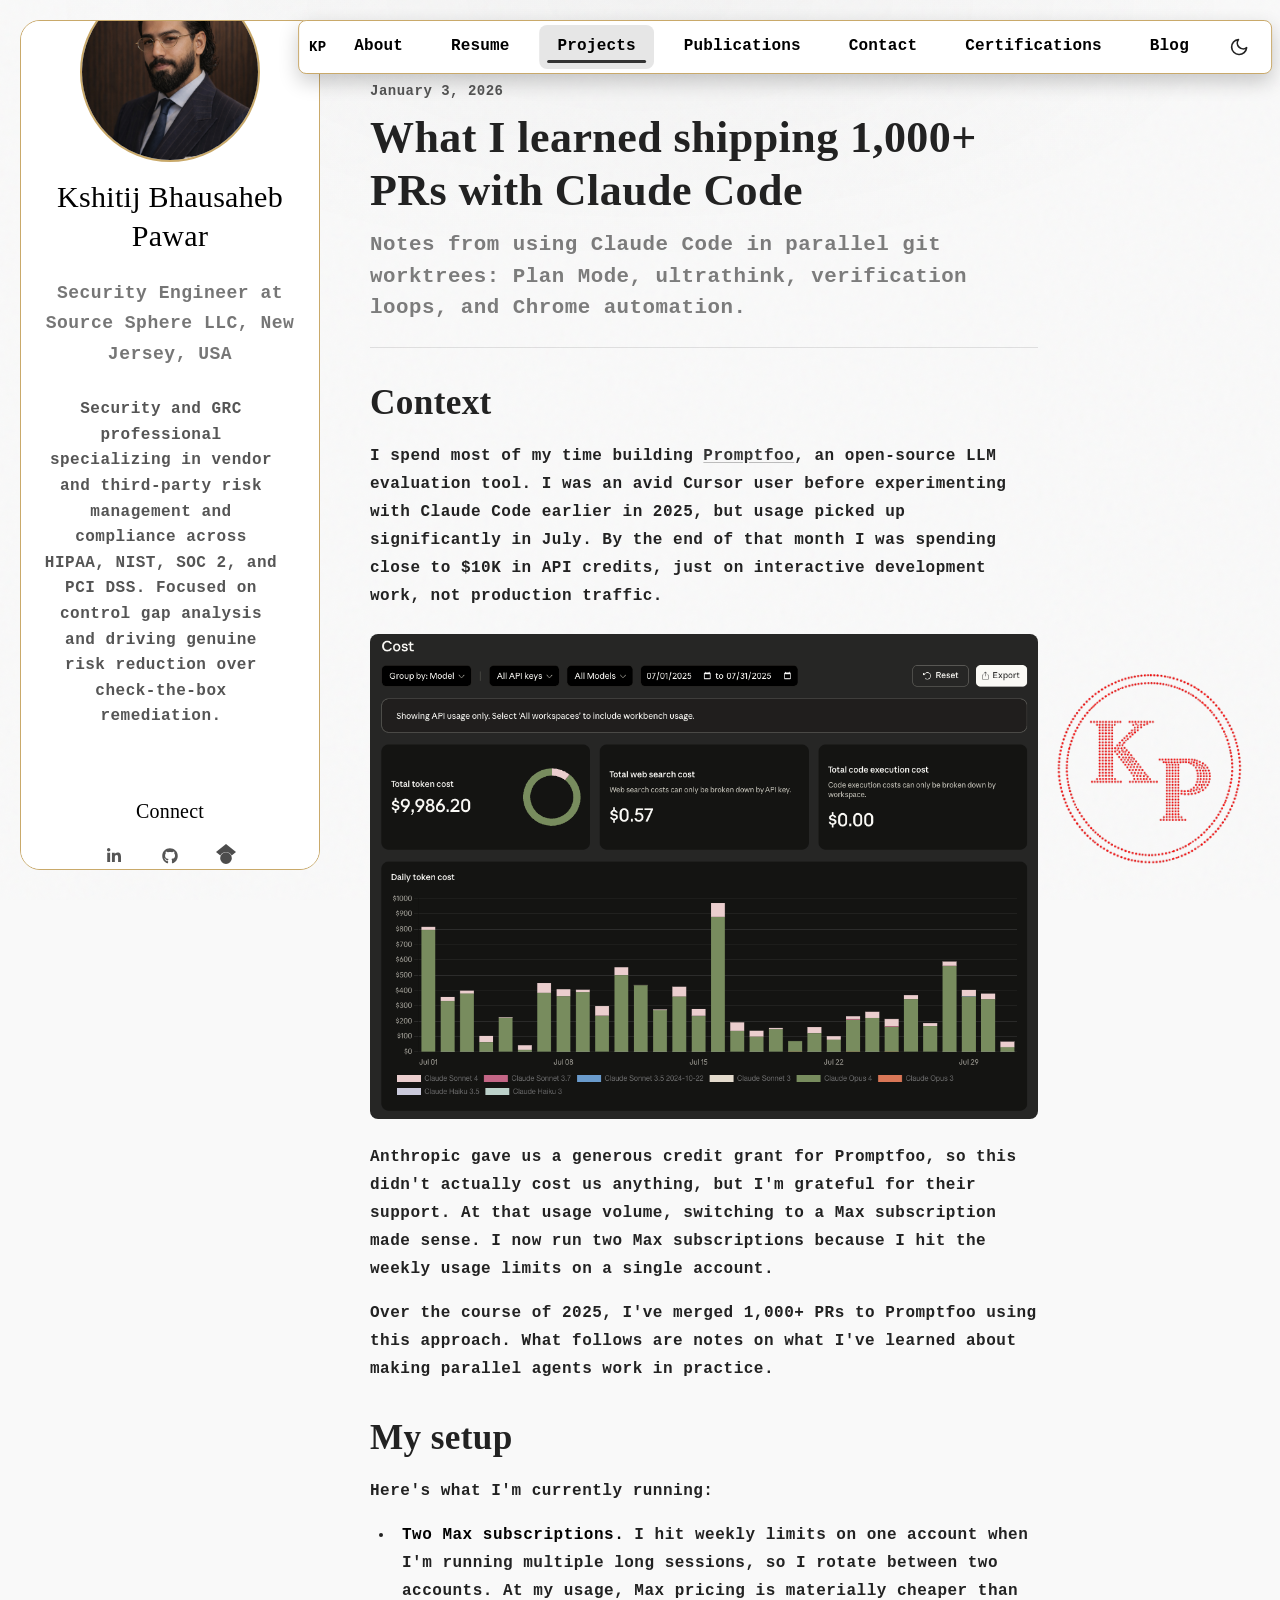
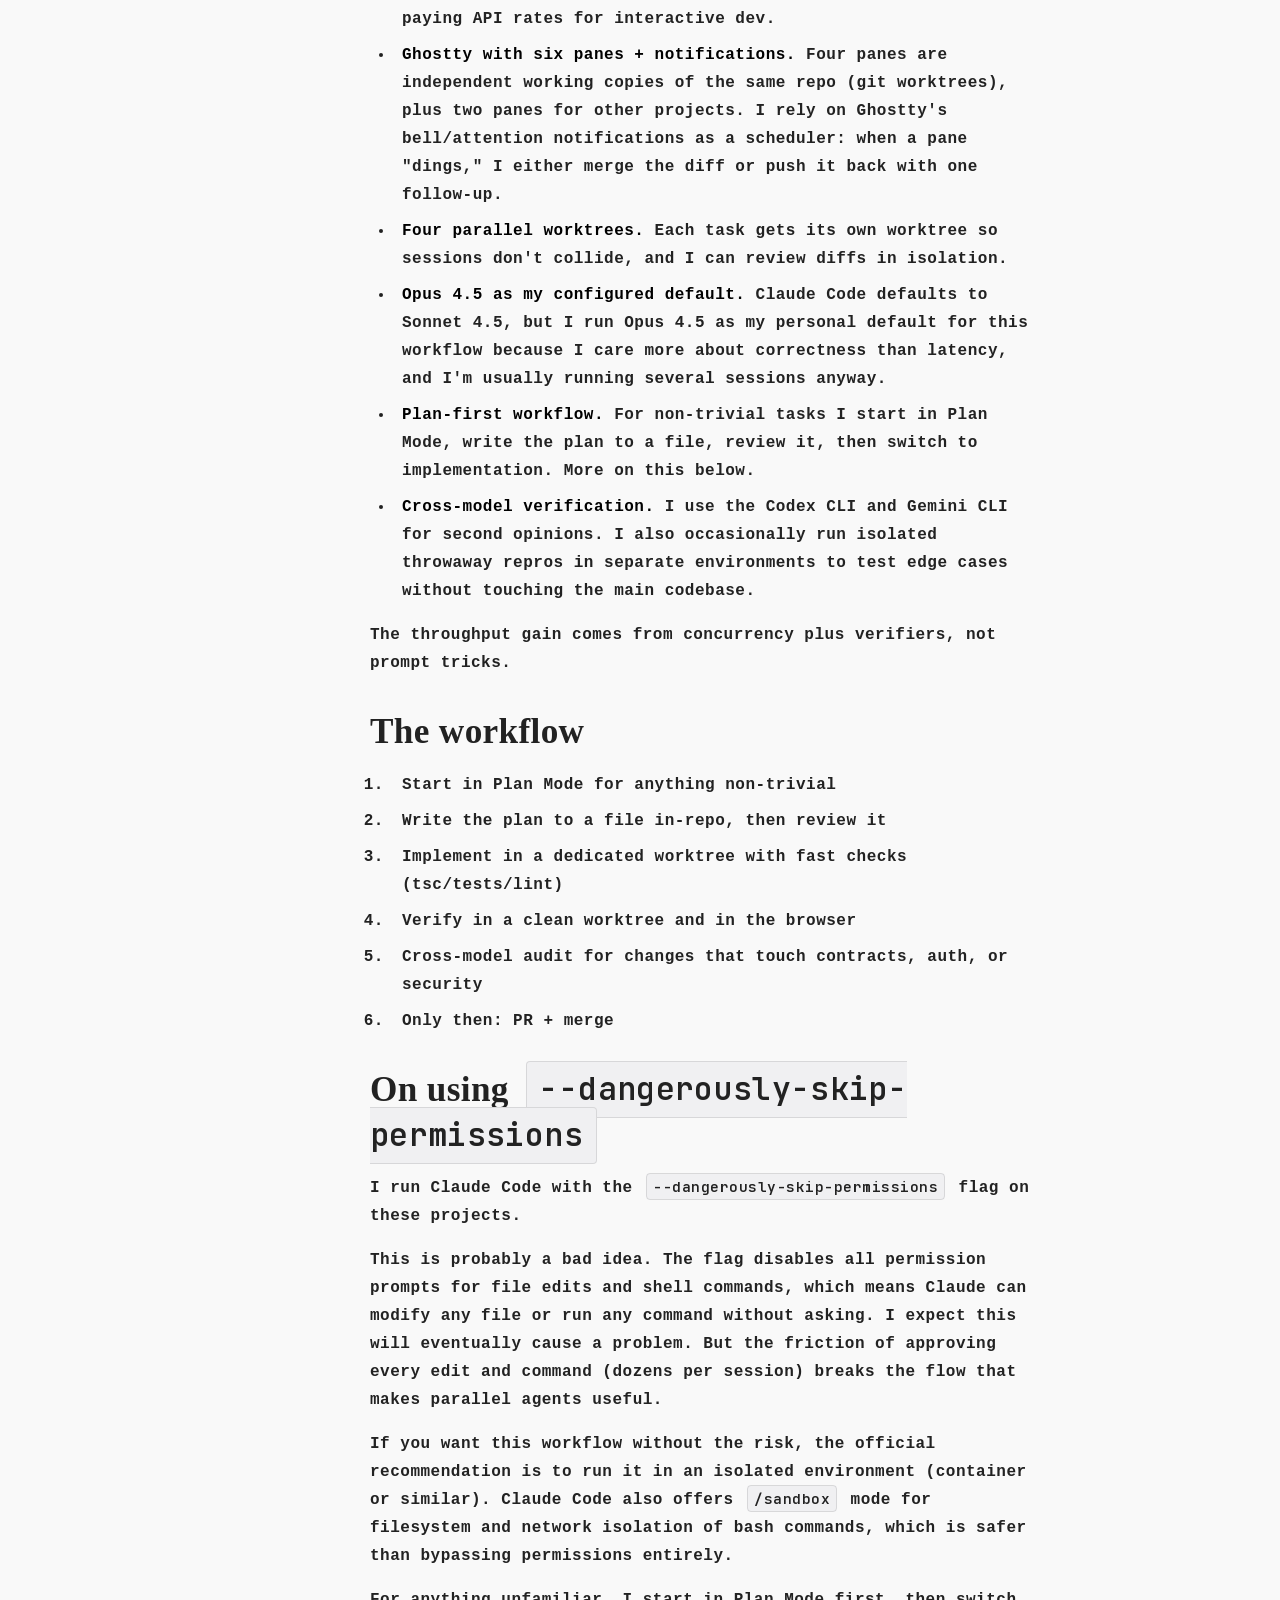
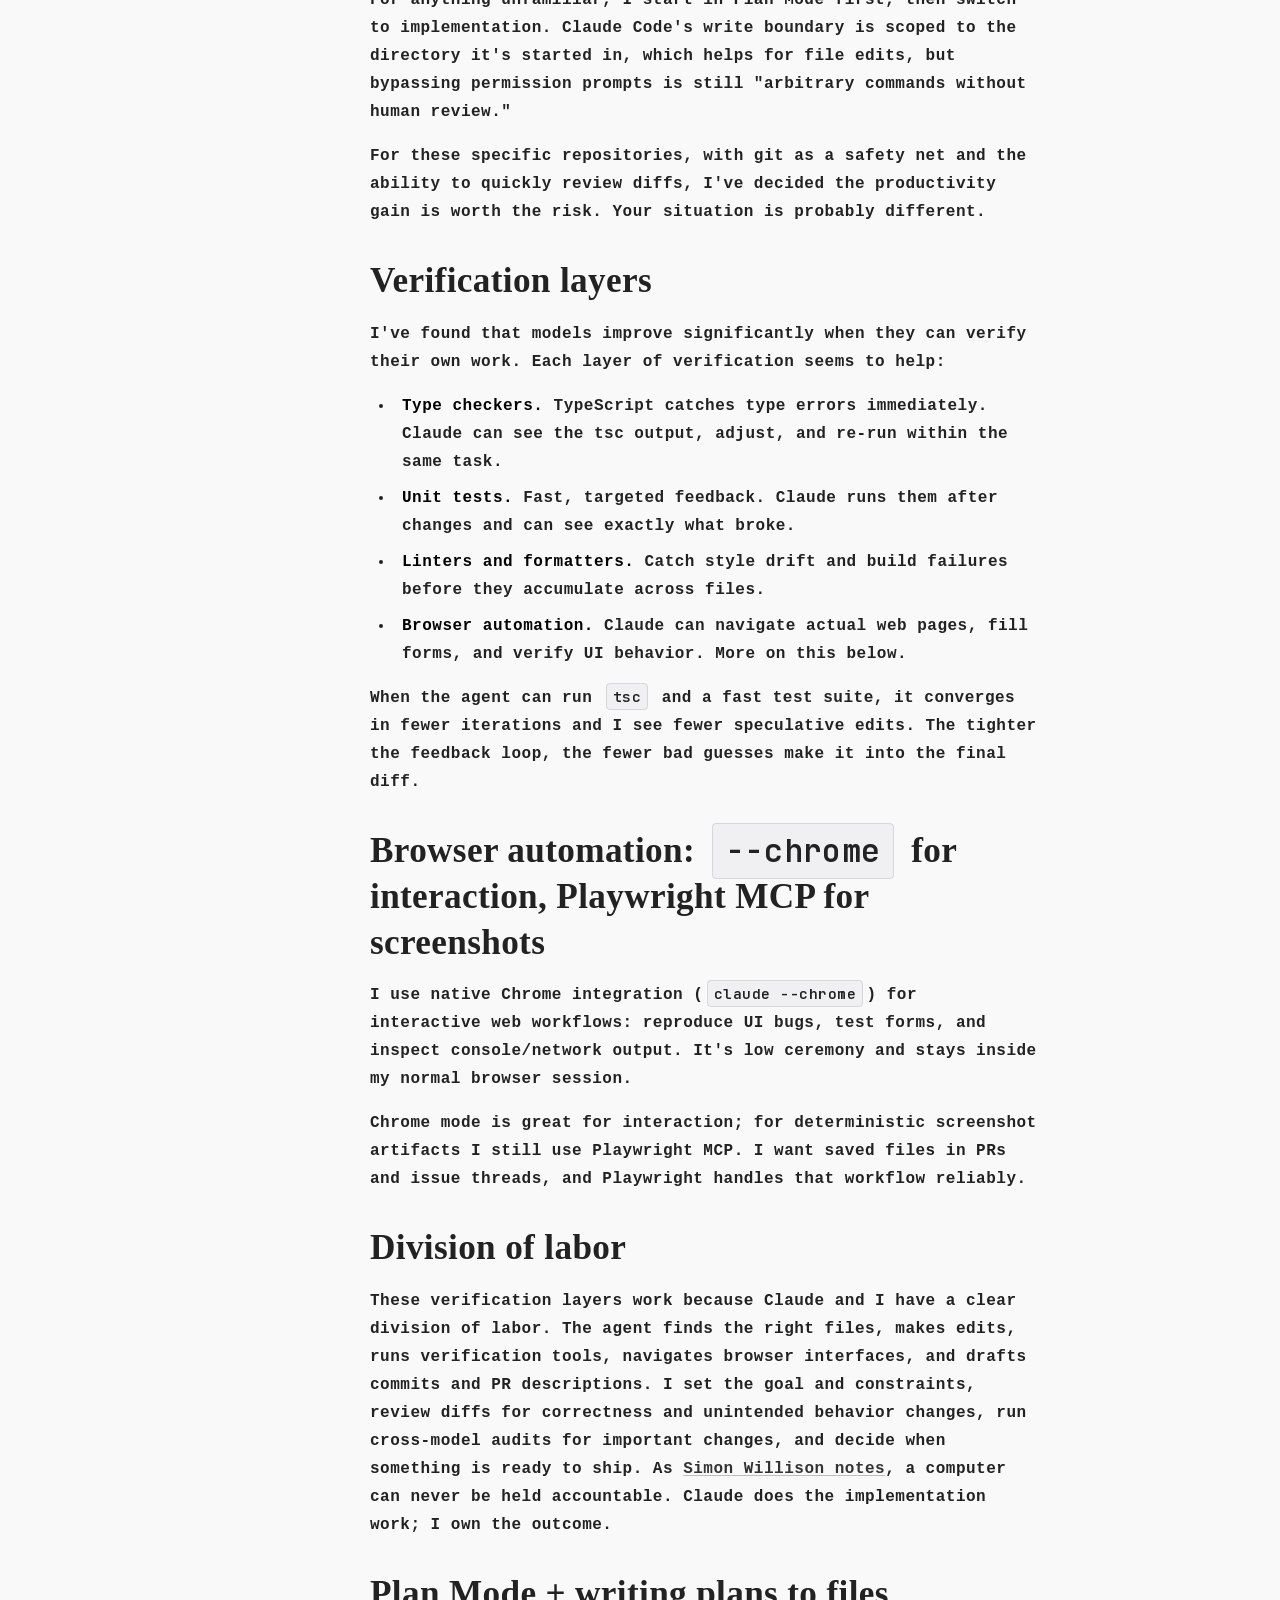
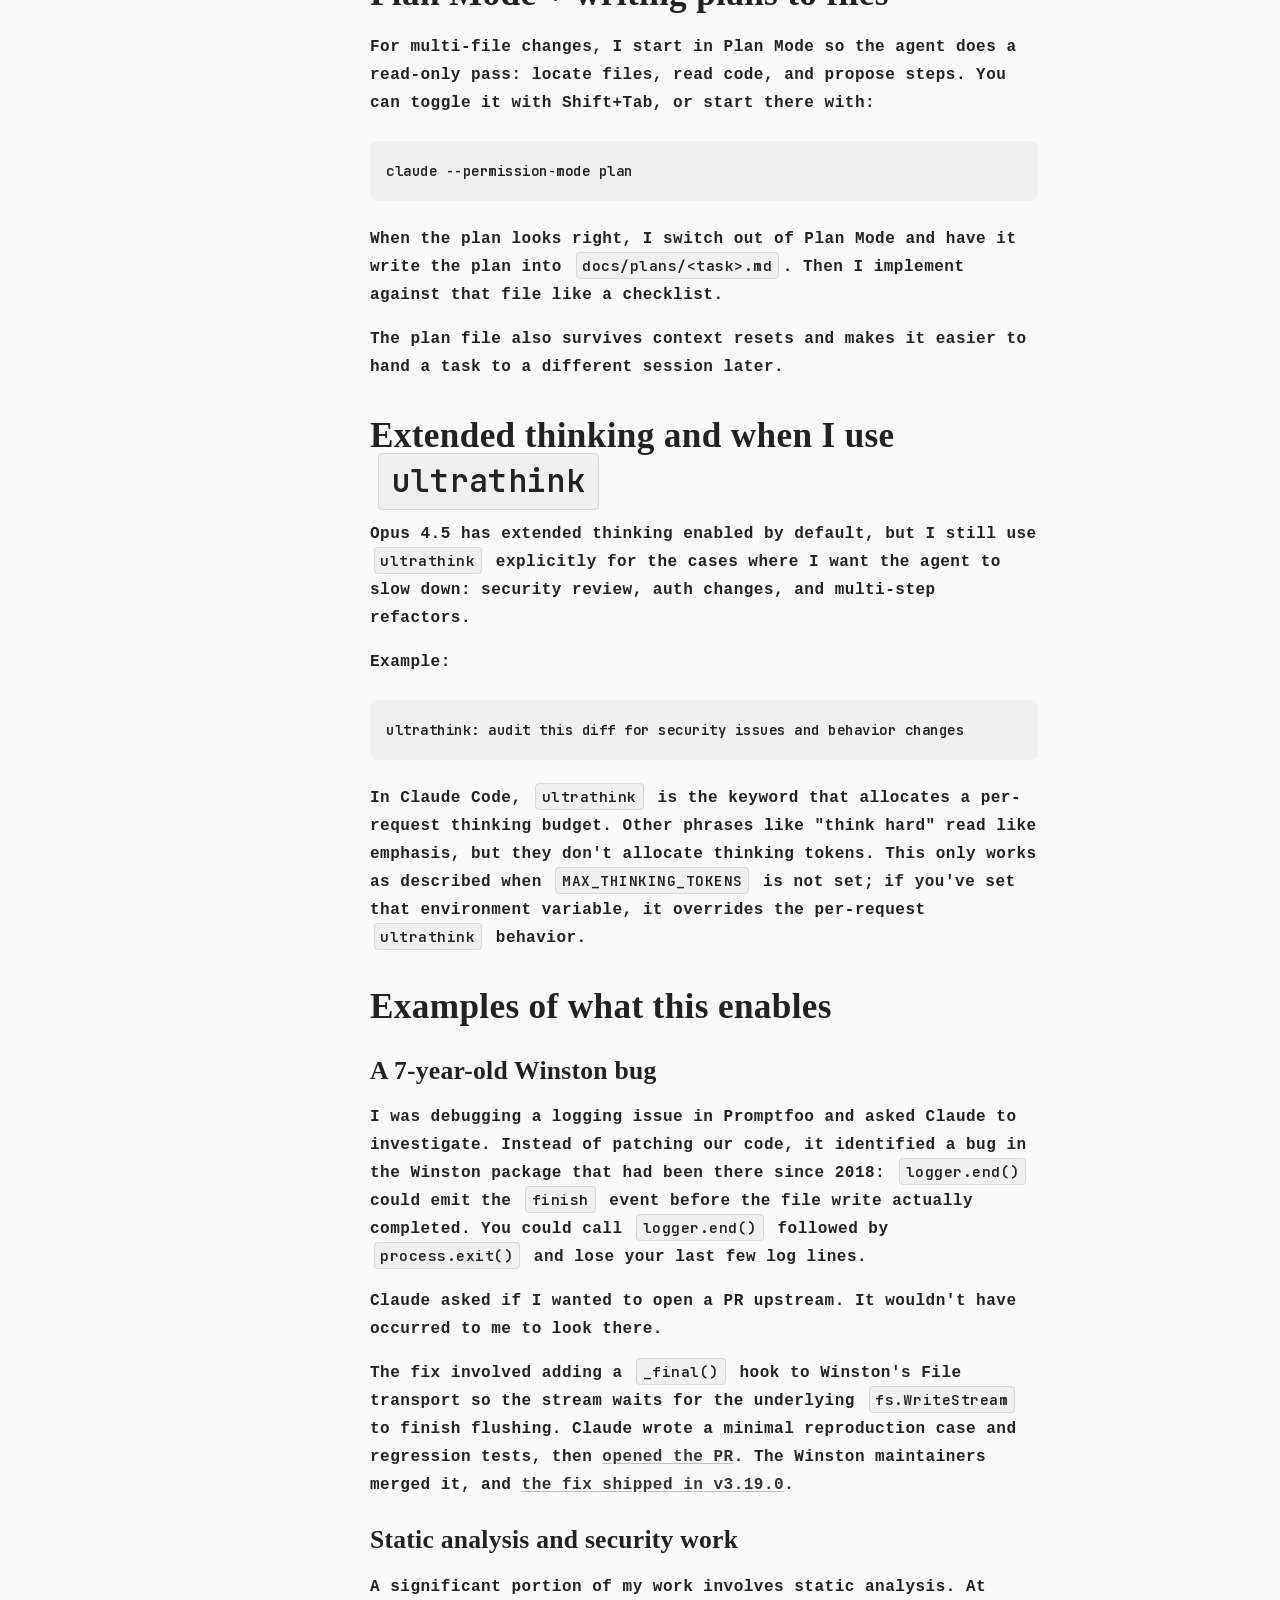
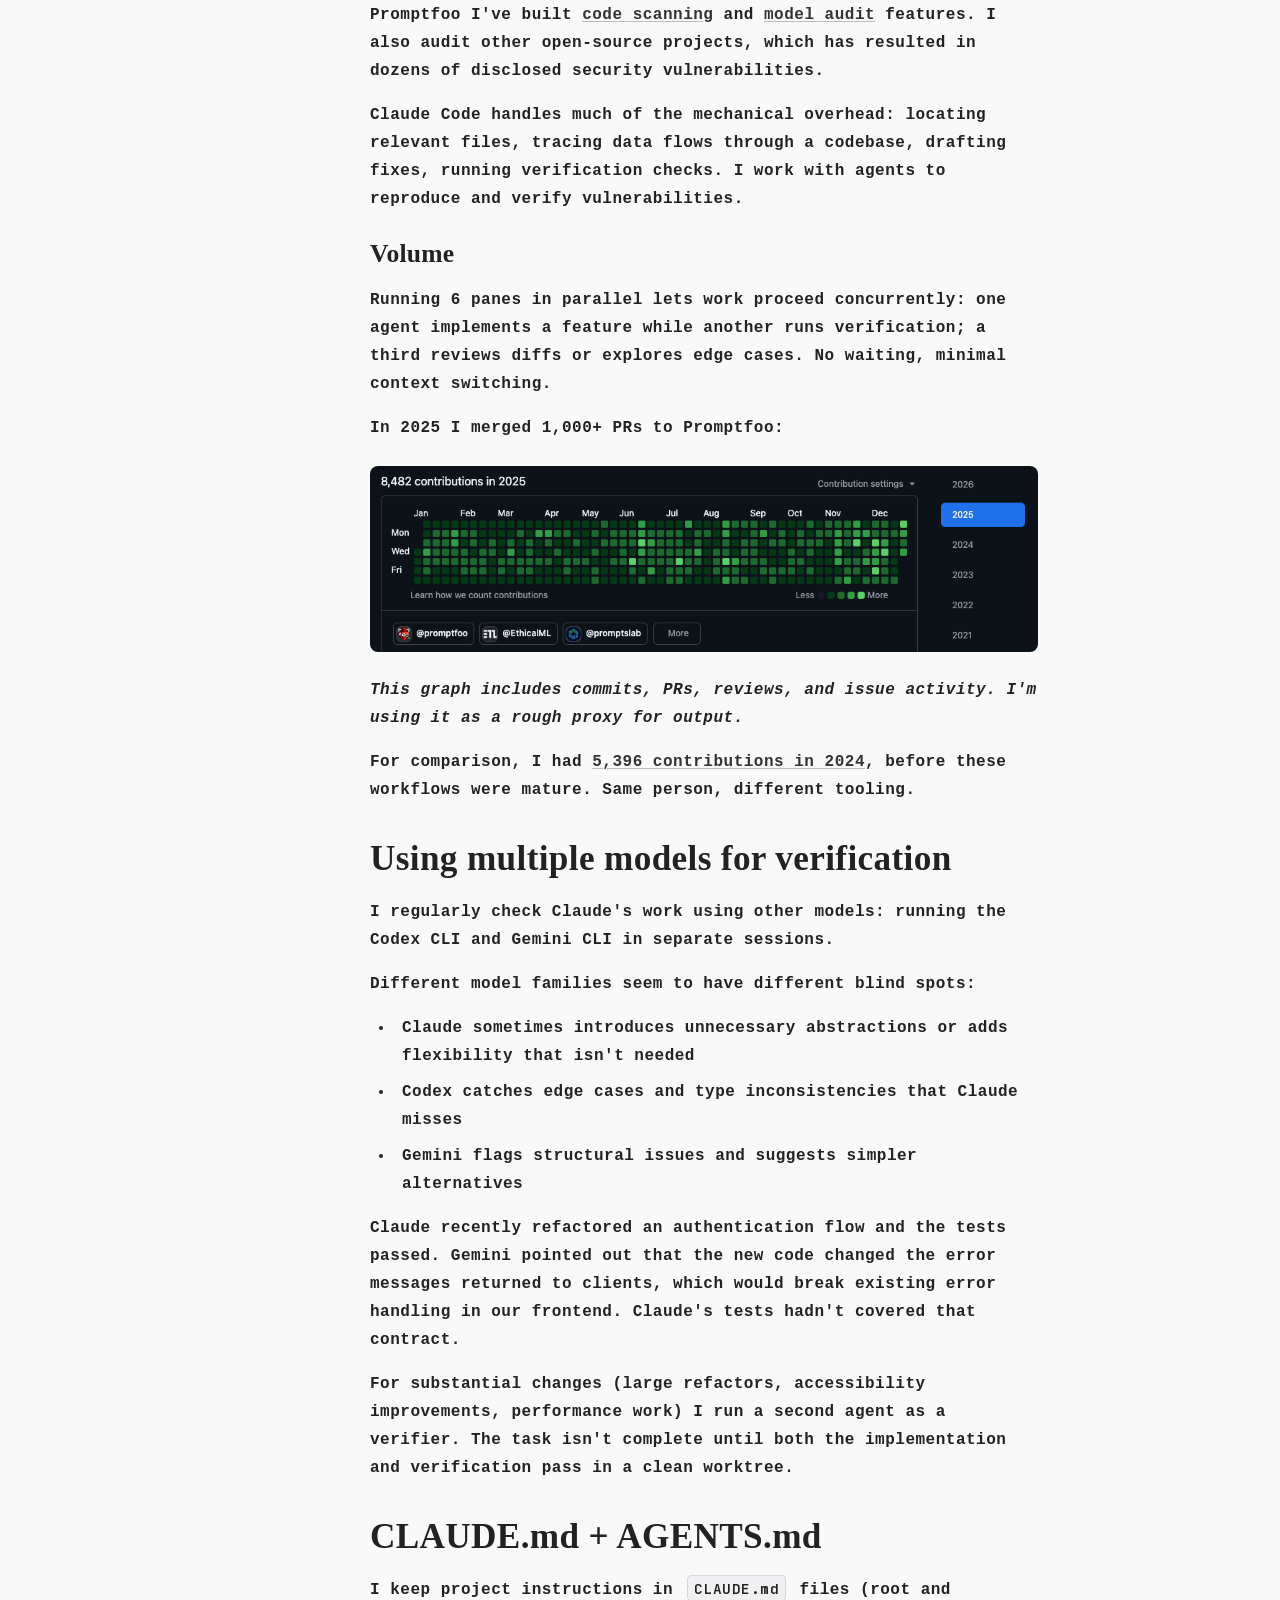
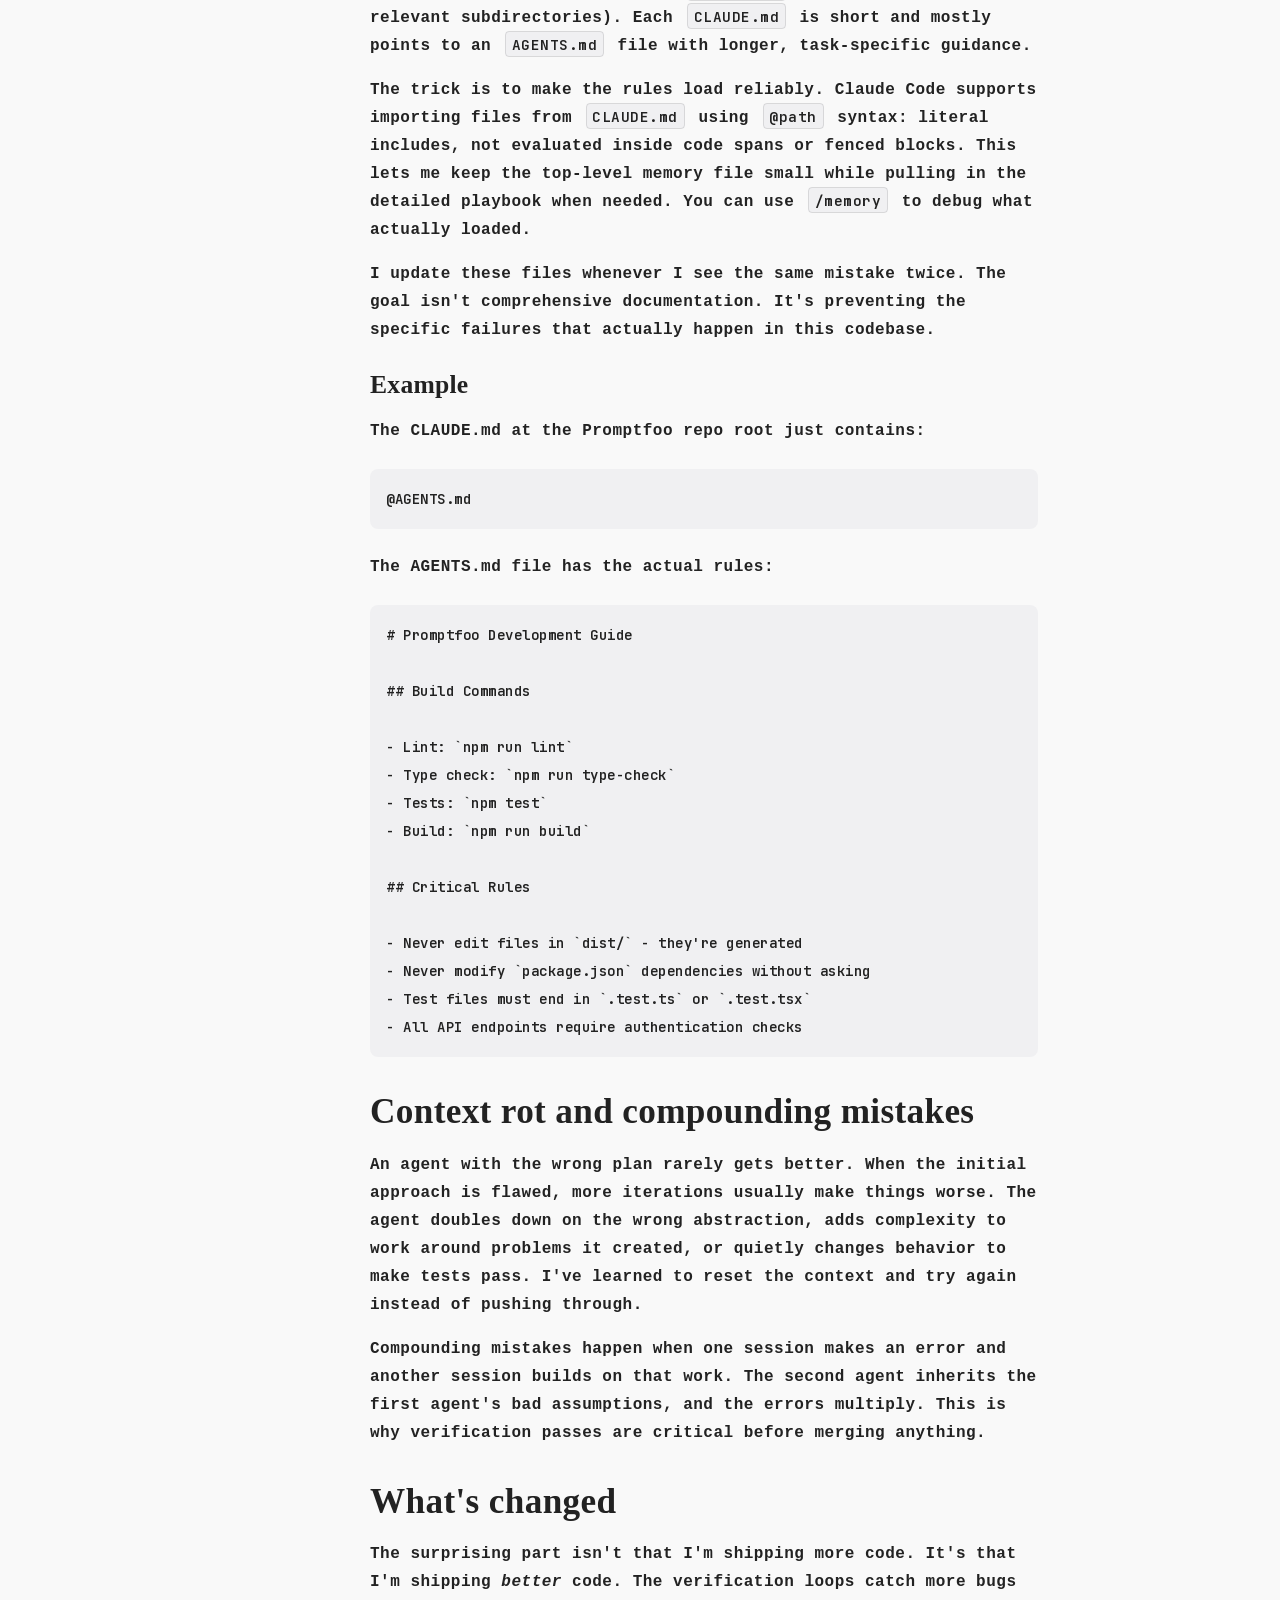
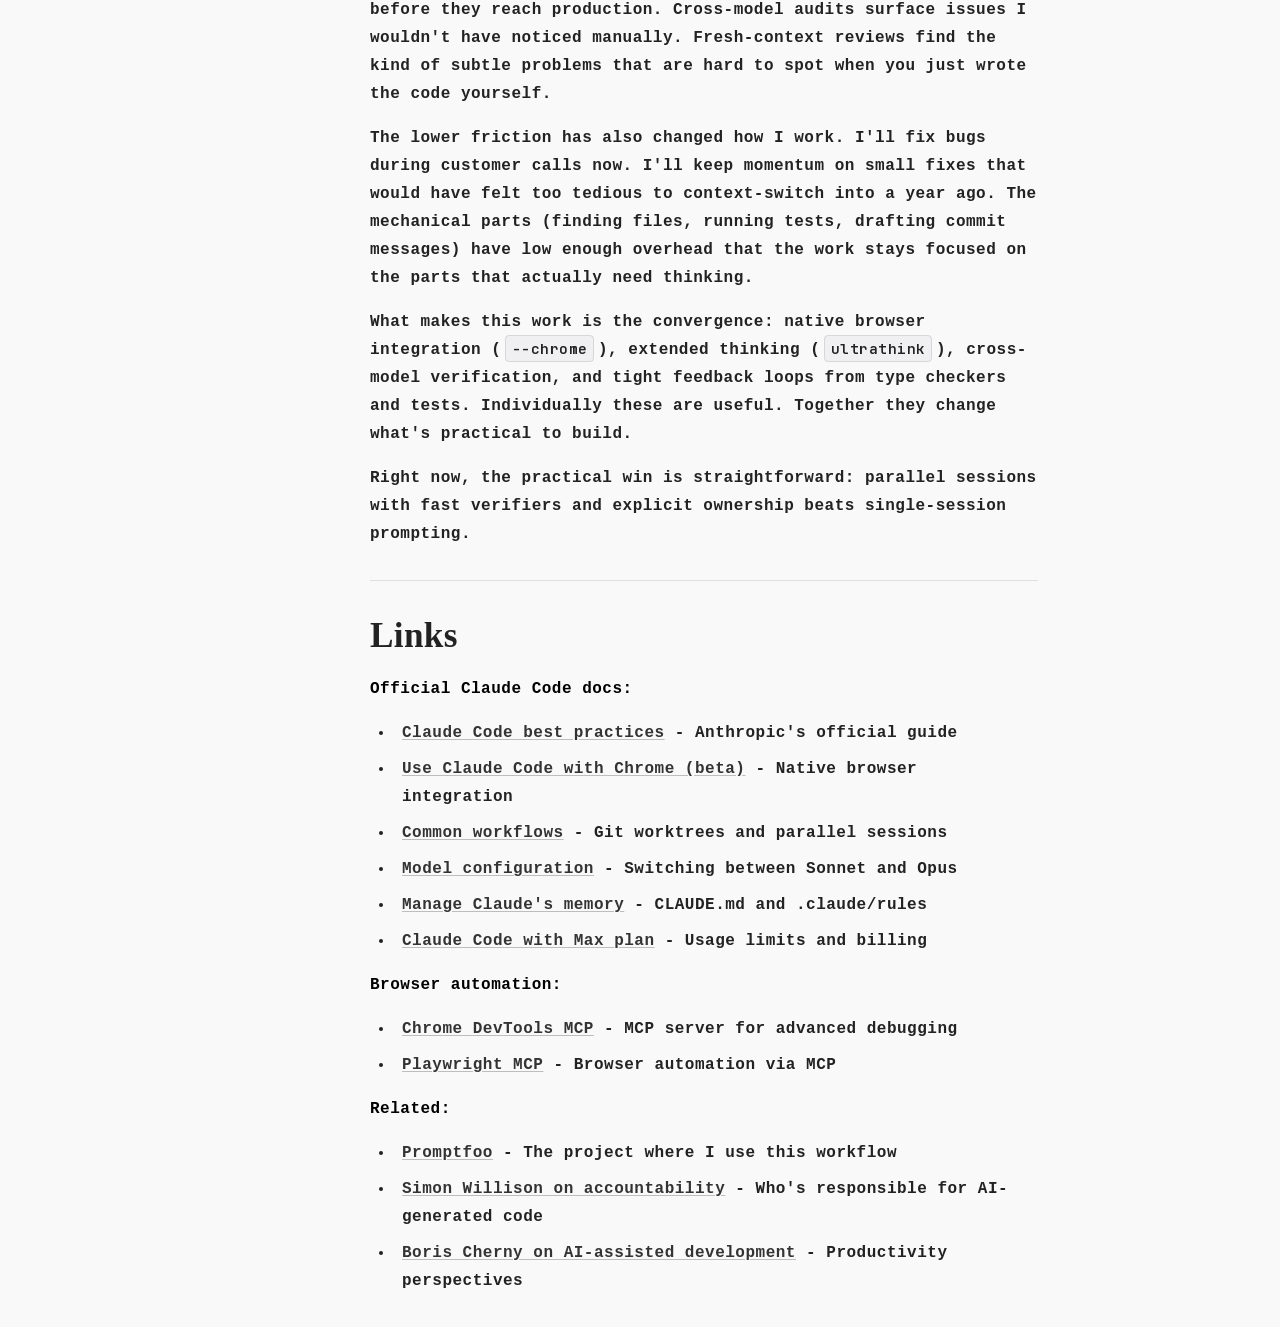
<file: writing/shipping-with-claude-code/index.html>
<!DOCTYPE html><html lang="en" class="inter_c15e96cb-module__0bjUvq__variable playfair_display_fed1534a-module__F9WnGq__variable jetbrains_mono_6104e6b7-module__s6uLTa__variable"><head><meta charSet="utf-8"/><meta name="viewport" content="width=device-width, initial-scale=1"/><link rel="preload" href="/_next/static/media/2a65768255d6b625-s.p.14by5b4al-y~f.woff2" as="font" crossorigin="" type="font/woff2"/><link rel="preload" href="/_next/static/media/70bc3e132a0a741e-s.p.1409xf.ylxg8g.woff2" as="font" crossorigin="" type="font/woff2"/><link rel="preload" href="/_next/static/media/83afe278b6a6bb3c-s.p.0q-301v4kxxnr.woff2" as="font" crossorigin="" type="font/woff2"/><link rel="preload" as="image" href="/icons/googlescholar.svg"/><link rel="stylesheet" href="/_next/static/chunks/0jflmhk03zsct.css" data-precedence="next"/><link rel="preload" as="script" fetchPriority="low" href="/_next/static/chunks/0x5kalbn40_44.js"/><script src="/_next/static/chunks/0gqduj5elq6n_.js" async=""></script><script src="/_next/static/chunks/08t2o562nea-s.js" async=""></script><script src="/_next/static/chunks/10qgypdaejbkt.js" async=""></script><script src="/_next/static/chunks/turbopack-0_em3j_v.0pjp.js" async=""></script><script src="/_next/static/chunks/0t16ba0kqttca.js" async=""></script><script src="/_next/static/chunks/0s25wp92bhuv~.js" async=""></script><script src="/_next/static/chunks/0y0hn0g.3adb..js" async=""></script><script src="/_next/static/chunks/0yak_ea157e~i.js" async=""></script><meta name="next-size-adjust" content=""/><title>What I learned shipping 1,000+ PRs with Claude Code | Kshitij Bhausaheb Pawar</title><meta name="description" content="Notes from using Claude Code in parallel git worktrees: Plan Mode, ultrathink, verification loops, and Chrome automation."/><meta name="author" content="Kshitij Bhausaheb Pawar"/><meta name="keywords" content="Kshitij Bhausaheb Pawar,Security Engineer,IAM,cloud security,Zero Trust,DevSecOps"/><meta name="creator" content="Kshitij Bhausaheb Pawar"/><meta name="robots" content="index, follow"/><meta name="googlebot" content="index, follow, max-video-preview:-1, max-image-preview:large, max-snippet:-1"/><meta property="og:title" content="What I learned shipping 1,000+ PRs with Claude Code"/><meta property="og:description" content="Notes from using Claude Code in parallel git worktrees: Plan Mode, ultrathink, verification loops, and Chrome automation."/><meta property="og:url" content="https://kshitijpwr04.github.io/writing/shipping-with-claude-code/"/><meta property="og:type" content="article"/><meta property="article:published_time" content="2026-01-03"/><meta property="article:author" content="Kshitij Bhausaheb Pawar"/><meta name="twitter:card" content="summary_large_image"/><meta name="twitter:title" content="What I learned shipping 1,000+ PRs with Claude Code"/><meta name="twitter:description" content="Notes from using Claude Code in parallel git worktrees: Plan Mode, ultrathink, verification loops, and Chrome automation."/><link rel="icon" href="/favicon.ico?favicon.022useww-_sz0.ico" sizes="48x48" type="image/x-icon"/><script>(self.__next_s=self.__next_s||[]).push([0,{"children":"(function(){try{var t=window.localStorage.getItem('theme');if(t==='dark'||t==='light'){document.documentElement.setAttribute('data-theme',t)}else if(window.matchMedia('(prefers-color-scheme:dark)').matches){document.documentElement.setAttribute('data-theme','dark')}else{document.documentElement.setAttribute('data-theme','light')}}catch(e){}})();","id":"theme-init"}])</script><script src="/_next/static/chunks/03~yq9q893hmn.js" noModule=""></script></head><body style="font-family:&#x27;Courier New&#x27;, Courier, monospace;font-weight:600;letter-spacing:0.5px;line-height:1.7"><div hidden=""><!--$--><!--/$--></div><div class="site-wrapper"><header class="site-header" style="position:fixed;top:20px;left:calc(50% + 145px);right:auto;transform:translateX(-50%);height:auto;justify-content:center;display:inline-flex;flex-direction:row;width:fit-content;max-width:90vw;align-items:center;gap:10px;padding:4px 10px;border-radius:8px;background:#fff;border:1px solid #c9a96a;color:#000;box-shadow:0 8px 20px rgba(0,0,0,0.2);z-index:1000;line-height:1.2"><a class="site-logo" style="color:#000" href="/"><span class="logo-text" style="font-size:14px">KP</span></a><nav class="nav-links" style="display:inline-flex;gap:12px;width:auto"><a class="nav-link " style="color:#000;font-size:inherit;writing-mode:horizontal-tb;transform:none" href="/about/">About</a><a class="nav-link " style="color:#000;font-size:inherit;writing-mode:horizontal-tb;transform:none" href="/resume/">Resume</a><a class="nav-link active" aria-current="page" style="color:#000;font-size:inherit;writing-mode:horizontal-tb;transform:none" href="/writing/">Projects</a><a class="nav-link " style="color:#000;font-size:inherit;writing-mode:horizontal-tb;transform:none" href="/stats/">Publications</a><a class="nav-link " style="color:#000;font-size:inherit;writing-mode:horizontal-tb;transform:none" href="/contact/">Contact</a><a class="nav-link " style="color:#000;font-size:inherit;writing-mode:horizontal-tb;transform:none" href="/projects/">Certifications</a><a class="nav-link " style="color:#000;font-size:inherit;writing-mode:horizontal-tb;transform:none" href="/blog/">Blog</a></nav><div class="theme-toggle-placeholder"></div><div class="hamburger-container"><nav class="main" id="hamburger-nav"><ul><li class="menu"><button type="button" class="hamburger-button" aria-label="Open navigation menu" aria-expanded="false" aria-controls="mobile-nav-menu"><span class="hamburger-icon"><span></span><span></span><span></span></span></button></li></ul></nav></div></header><div class="site-content"><div class="page-container" style="display:flex;flex-direction:column;width:100%"><main class="page-main" style="width:100%;max-width:min(1200px, 100%);margin-left:auto;margin-right:auto;padding:0 16px;box-sizing:border-box"><script type="application/ld+json">{"@context":"https://schema.org","@type":"BlogPosting","headline":"What I learned shipping 1,000+ PRs with Claude Code","description":"Notes from using Claude Code in parallel git worktrees: Plan Mode, ultrathink, verification loops, and Chrome automation.","image":"https://kshitijpwr04.github.io/images/me.jpg","datePublished":"2026-01-03","dateModified":"2026-01-03","url":"https://kshitijpwr04.github.io/writing/shipping-with-claude-code/","author":{"@type":"Person","name":"Kshitij Bhausaheb Pawar","url":"https://kshitijpwr04.github.io"},"publisher":{"@type":"Person","name":"Kshitij Bhausaheb Pawar","url":"https://kshitijpwr04.github.io","logo":{"@type":"ImageObject","url":"https://kshitijpwr04.github.io/images/me.jpg"}},"mainEntityOfPage":{"@type":"WebPage","@id":"https://kshitijpwr04.github.io/writing/shipping-with-claude-code/"}}</script><article class="post-page"><header class="post-header"><time class="post-date" dateTime="2026-01-03">January 3, 2026</time><h1 class="post-title">What I learned shipping 1,000+ PRs with Claude Code</h1><p class="post-description">Notes from using Claude Code in parallel git worktrees: Plan Mode, ultrathink, verification loops, and Chrome automation.</p></header><div class="post-content prose"><div><h2 id="context">Context</h2><p>I spend most of my time building <a href="https://github.com/promptfoo/promptfoo">Promptfoo</a>, an open-source LLM evaluation tool. I was an avid Cursor user before experimenting with Claude Code earlier in 2025, but usage picked up significantly in July. By the end of that month I was spending close to $10K in API credits, just on interactive development work, not production traffic.</p><p><img alt="Anthropic API costs for July 2025 showing $9,986.20 in token usage" loading="lazy" width="1200" height="630" decoding="async" data-nimg="1" style="color:transparent;width:100%;height:auto" src="/images/writing/api-costs-july-2025.png"/></p><p>Anthropic gave us a generous credit grant for Promptfoo, so this didn&#x27;t actually cost us anything, but I&#x27;m grateful for their support. At that usage volume, switching to a Max subscription made sense. I now run two Max subscriptions because I hit the weekly usage limits on a single account.</p><p>Over the course of 2025, I&#x27;ve merged 1,000+ PRs to Promptfoo using this approach. What follows are notes on what I&#x27;ve learned about making parallel agents work in practice.</p><h2 id="my-setup">My setup</h2><p>Here&#x27;s what I&#x27;m currently running:</p><ul><li><strong>Two Max subscriptions.</strong> I hit weekly limits on one account when I&#x27;m running multiple long sessions, so I rotate between two accounts. At my usage, Max pricing is materially cheaper than paying API rates for interactive dev.</li><li><strong>Ghostty with six panes + notifications.</strong> Four panes are independent working copies of the same repo (git worktrees), plus two panes for other projects. I rely on Ghostty&#x27;s bell/attention notifications as a scheduler: when a pane &quot;dings,&quot; I either merge the diff or push it back with one follow-up.</li><li><strong>Four parallel worktrees.</strong> Each task gets its own worktree so sessions don&#x27;t collide, and I can review diffs in isolation.</li><li><strong>Opus 4.5 as my configured default.</strong> Claude Code defaults to Sonnet 4.5, but I run Opus 4.5 as my personal default for this workflow because I care more about correctness than latency, and I&#x27;m usually running several sessions anyway.</li><li><strong>Plan-first workflow.</strong> For non-trivial tasks I start in Plan Mode, write the plan to a file, review it, then switch to implementation. More on this below.</li><li><strong>Cross-model verification.</strong> I use the Codex CLI and Gemini CLI for second opinions. I also occasionally run isolated throwaway repros in separate environments to test edge cases without touching the main codebase.</li></ul><p>The throughput gain comes from concurrency plus verifiers, not prompt tricks.</p><h2 id="the-workflow">The workflow</h2><ol start="1"><li>Start in Plan Mode for anything non-trivial</li><li>Write the plan to a file in-repo, then review it</li><li>Implement in a dedicated worktree with fast checks (tsc/tests/lint)</li><li>Verify in a clean worktree and in the browser</li><li>Cross-model audit for changes that touch contracts, auth, or security</li><li>Only then: PR + merge</li></ol><h2 id="on-using---dangerously-skip-permissions">On using <code>--dangerously-skip-permissions</code></h2><p>I run Claude Code with the <code>--dangerously-skip-permissions</code> flag on these projects.</p><p>This is probably a bad idea. The flag disables all permission prompts for file edits and shell commands, which means Claude can modify any file or run any command without asking. I expect this will eventually cause a problem. But the friction of approving every edit and command (dozens per session) breaks the flow that makes parallel agents useful.</p><p>If you want this workflow without the risk, the official recommendation is to run it in an isolated environment (container or similar). Claude Code also offers <code>/sandbox</code> mode for filesystem and network isolation of bash commands, which is safer than bypassing permissions entirely.</p><p>For anything unfamiliar, I start in Plan Mode first, then switch to implementation. Claude Code&#x27;s write boundary is scoped to the directory it&#x27;s started in, which helps for file edits, but bypassing permission prompts is still &quot;arbitrary commands without human review.&quot;</p><p>For these specific repositories, with git as a safety net and the ability to quickly review diffs, I&#x27;ve decided the productivity gain is worth the risk. Your situation is probably different.</p><h2 id="verification-layers">Verification layers</h2><p>I&#x27;ve found that models improve significantly when they can verify their own work. Each layer of verification seems to help:</p><ul><li><strong>Type checkers.</strong> TypeScript catches type errors immediately. Claude can see the tsc output, adjust, and re-run within the same task.</li><li><strong>Unit tests.</strong> Fast, targeted feedback. Claude runs them after changes and can see exactly what broke.</li><li><strong>Linters and formatters.</strong> Catch style drift and build failures before they accumulate across files.</li><li><strong>Browser automation.</strong> Claude can navigate actual web pages, fill forms, and verify UI behavior. More on this below.</li></ul><p>When the agent can run <code>tsc</code> and a fast test suite, it converges in fewer iterations and I see fewer speculative edits. The tighter the feedback loop, the fewer bad guesses make it into the final diff.</p><h2 id="browser-automation---chrome-for-interaction-playwright-mcp-for-screenshots">Browser automation: <code>--chrome</code> for interaction, Playwright MCP for screenshots</h2><p>I use native Chrome integration (<code>claude --chrome</code>) for interactive web workflows: reproduce UI bugs, test forms, and inspect console/network output. It&#x27;s low ceremony and stays inside my normal browser session.</p><p>Chrome mode is great for interaction; for deterministic screenshot artifacts I still use Playwright MCP. I want saved files in PRs and issue threads, and Playwright handles that workflow reliably.</p><h2 id="division-of-labor">Division of labor</h2><p>These verification layers work because Claude and I have a clear division of labor. The agent finds the right files, makes edits, runs verification tools, navigates browser interfaces, and drafts commits and PR descriptions. I set the goal and constraints, review diffs for correctness and unintended behavior changes, run cross-model audits for important changes, and decide when something is ready to ship. As <a href="https://simonwillison.net/2025/Dec/18/code-proven-to-work/">Simon Willison notes</a>, a computer can never be held accountable. Claude does the implementation work; I own the outcome.</p><h2 id="plan-mode--writing-plans-to-files">Plan Mode + writing plans to files</h2><p>For multi-file changes, I start in Plan Mode so the agent does a read-only pass: locate files, read code, and propose steps. You can toggle it with Shift+Tab, or start there with:</p><pre><code class="language-bash lang-bash">claude --permission-mode plan</code></pre><p>When the plan looks right, I switch out of Plan Mode and have it write the plan into <code>docs/plans/&lt;task&gt;.md</code>. Then I implement against that file like a checklist.</p><p>The plan file also survives context resets and makes it easier to hand a task to a different session later.</p><h2 id="extended-thinking-and-when-i-use-ultrathink">Extended thinking and when I use <code>ultrathink</code></h2><p>Opus 4.5 has extended thinking enabled by default, but I still use <code>ultrathink</code> explicitly for the cases where I want the agent to slow down: security review, auth changes, and multi-step refactors.</p><p>Example:</p><pre><code>ultrathink: audit this diff for security issues and behavior changes</code></pre><p>In Claude Code, <code>ultrathink</code> is the keyword that allocates a per-request thinking budget. Other phrases like &quot;think hard&quot; read like emphasis, but they don&#x27;t allocate thinking tokens. This only works as described when <code>MAX_THINKING_TOKENS</code> is not set; if you&#x27;ve set that environment variable, it overrides the per-request <code>ultrathink</code> behavior.</p><h2 id="examples-of-what-this-enables">Examples of what this enables</h2><h3 id="a-7-year-old-winston-bug">A 7-year-old Winston bug</h3><p>I was debugging a logging issue in Promptfoo and asked Claude to investigate. Instead of patching our code, it identified a bug in the Winston package that had been there since 2018: <code>logger.end()</code> could emit the <code>finish</code> event before the file write actually completed. You could call <code>logger.end()</code> followed by <code>process.exit()</code> and lose your last few log lines.</p><p>Claude asked if I wanted to open a PR upstream. It wouldn&#x27;t have occurred to me to look there.</p><p>The fix involved adding a <code>_final()</code> hook to Winston&#x27;s File transport so the stream waits for the underlying <code>fs.WriteStream</code> to finish flushing. Claude wrote a minimal reproduction case and regression tests, then <a href="https://github.com/winstonjs/winston/pull/2594">opened the PR</a>. The Winston maintainers merged it, and <a href="https://github.com/winstonjs/winston/releases/tag/v3.19.0">the fix shipped in v3.19.0</a>.</p><h3 id="static-analysis-and-security-work">Static analysis and security work</h3><p>A significant portion of my work involves static analysis. At Promptfoo I&#x27;ve built <a href="https://www.promptfoo.dev/docs/code-scanning/">code scanning</a> and <a href="https://www.promptfoo.dev/docs/model-audit/">model audit</a> features. I also audit other open-source projects, which has resulted in dozens of disclosed security vulnerabilities.</p><p>Claude Code handles much of the mechanical overhead: locating relevant files, tracing data flows through a codebase, drafting fixes, running verification checks. I work with agents to reproduce and verify vulnerabilities.</p><h3 id="volume">Volume</h3><p>Running 6 panes in parallel lets work proceed concurrently: one agent implements a feature while another runs verification; a third reviews diffs or explores edge cases. No waiting, minimal context switching.</p><p>In 2025 I merged 1,000+ PRs to Promptfoo:</p><p><a href="https://github.com/mldangelo?tab=overview&amp;from=2025-01-01&amp;to=2025-12-31"><img alt="8,482 GitHub contributions in 2025" loading="lazy" width="1200" height="630" decoding="async" data-nimg="1" style="color:transparent;width:100%;height:auto" src="/images/writing/github-contributions-2025.png"/></a></p><p><em>This graph includes commits, PRs, reviews, and issue activity. I&#x27;m using it as a rough proxy for output.</em></p><p>For comparison, I had <a href="https://github.com/mldangelo?tab=overview&amp;from=2024-01-01&amp;to=2024-12-31">5,396 contributions in 2024</a>, before these workflows were mature. Same person, different tooling.</p><h2 id="using-multiple-models-for-verification">Using multiple models for verification</h2><p>I regularly check Claude&#x27;s work using other models: running the Codex CLI and Gemini CLI in separate sessions.</p><p>Different model families seem to have different blind spots:</p><ul><li>Claude sometimes introduces unnecessary abstractions or adds flexibility that isn&#x27;t needed</li><li>Codex catches edge cases and type inconsistencies that Claude misses</li><li>Gemini flags structural issues and suggests simpler alternatives</li></ul><p>Claude recently refactored an authentication flow and the tests passed. Gemini pointed out that the new code changed the error messages returned to clients, which would break existing error handling in our frontend. Claude&#x27;s tests hadn&#x27;t covered that contract.</p><p>For substantial changes (large refactors, accessibility improvements, performance work) I run a second agent as a verifier. The task isn&#x27;t complete until both the implementation and verification pass in a clean worktree.</p><h2 id="claudemd--agentsmd">CLAUDE.md + AGENTS.md</h2><p>I keep project instructions in <code>CLAUDE.md</code> files (root and relevant subdirectories). Each <code>CLAUDE.md</code> is short and mostly points to an <code>AGENTS.md</code> file with longer, task-specific guidance.</p><p>The trick is to make the rules load reliably. Claude Code supports importing files from <code>CLAUDE.md</code> using <code>@path</code> syntax: literal includes, not evaluated inside code spans or fenced blocks. This lets me keep the top-level memory file small while pulling in the detailed playbook when needed. You can use <code>/memory</code> to debug what actually loaded.</p><p>I update these files whenever I see the same mistake twice. The goal isn&#x27;t comprehensive documentation. It&#x27;s preventing the specific failures that actually happen in this codebase.</p><h3 id="example">Example</h3><p>The CLAUDE.md at the Promptfoo repo root just contains:</p><pre><code class="language-markdown lang-markdown">@AGENTS.md</code></pre><p>The AGENTS.md file has the actual rules:</p><pre><code class="language-markdown lang-markdown"># Promptfoo Development Guide

## Build Commands

- Lint: `npm run lint`
- Type check: `npm run type-check`
- Tests: `npm test`
- Build: `npm run build`

## Critical Rules

- Never edit files in `dist/` - they&#x27;re generated
- Never modify `package.json` dependencies without asking
- Test files must end in `.test.ts` or `.test.tsx`
- All API endpoints require authentication checks</code></pre><h2 id="context-rot-and-compounding-mistakes">Context rot and compounding mistakes</h2><p>An agent with the wrong plan rarely gets better. When the initial approach is flawed, more iterations usually make things worse. The agent doubles down on the wrong abstraction, adds complexity to work around problems it created, or quietly changes behavior to make tests pass. I&#x27;ve learned to reset the context and try again instead of pushing through.</p><p>Compounding mistakes happen when one session makes an error and another session builds on that work. The second agent inherits the first agent&#x27;s bad assumptions, and the errors multiply. This is why verification passes are critical before merging anything.</p><h2 id="whats-changed">What&#x27;s changed</h2><p>The surprising part isn&#x27;t that I&#x27;m shipping more code. It&#x27;s that I&#x27;m shipping <em>better</em> code. The verification loops catch more bugs before they reach production. Cross-model audits surface issues I wouldn&#x27;t have noticed manually. Fresh-context reviews find the kind of subtle problems that are hard to spot when you just wrote the code yourself.</p><p>The lower friction has also changed how I work. I&#x27;ll fix bugs during customer calls now. I&#x27;ll keep momentum on small fixes that would have felt too tedious to context-switch into a year ago. The mechanical parts (finding files, running tests, drafting commit messages) have low enough overhead that the work stays focused on the parts that actually need thinking.</p><p>What makes this work is the convergence: native browser integration (<code>--chrome</code>), extended thinking (<code>ultrathink</code>), cross-model verification, and tight feedback loops from type checkers and tests. Individually these are useful. Together they change what&#x27;s practical to build.</p><p>Right now, the practical win is straightforward: parallel sessions with fast verifiers and explicit ownership beats single-session prompting.</p><hr/><h2 id="links">Links</h2><p><strong>Official Claude Code docs:</strong></p><ul><li><a href="https://www.anthropic.com/engineering/claude-code-best-practices">Claude Code best practices</a> - Anthropic&#x27;s official guide</li><li><a href="https://code.claude.com/docs/en/chrome">Use Claude Code with Chrome (beta)</a> - Native browser integration</li><li><a href="https://code.claude.com/docs/en/common-workflows">Common workflows</a> - Git worktrees and parallel sessions</li><li><a href="https://code.claude.com/docs/en/model-config">Model configuration</a> - Switching between Sonnet and Opus</li><li><a href="https://code.claude.com/docs/en/memory">Manage Claude&#x27;s memory</a> - CLAUDE.md and .claude/rules</li><li><a href="https://support.claude.com/en/articles/11145838-using-claude-code-with-your-pro-or-max-plan">Claude Code with Max plan</a> - Usage limits and billing</li></ul><p><strong>Browser automation:</strong></p><ul><li><a href="https://github.com/ChromeDevTools/chrome-devtools-mcp">Chrome DevTools MCP</a> - MCP server for advanced debugging</li><li><a href="https://github.com/microsoft/playwright-mcp">Playwright MCP</a> - Browser automation via MCP</li></ul><p><strong>Related:</strong></p><ul><li><a href="https://github.com/promptfoo/promptfoo">Promptfoo</a> - The project where I use this workflow</li><li><a href="https://simonwillison.net/2025/Dec/18/code-proven-to-work/">Simon Willison on accountability</a> - Who&#x27;s responsible for AI-generated code</li><li><a href="https://x.com/bcherny/status/2007179832300581177">Boris Cherny on AI-assisted development</a> - Productivity perspectives</li></ul></div></div></article></main><div class="sidebar-container" style="display:block;position:fixed;left:20px;top:20px;width:300px;max-width:90vw;height:calc(100vh - 50px);overflow-y:auto;background:var(--color-bg);border:1px solid #c9a96a;padding:40px 20px;border-radius:20px;text-align:center"><div style="display:flex;flex-direction:column;align-items:center;justify-content:center;height:100%"><div style="margin-bottom:40px"><div style="width:180px;height:180px;border-radius:50%;overflow:hidden;margin:0 auto;border:2px solid #c9a96a"><span class="theme-portrait "><img src="/images/me.jpg" alt="Kshitij Bhausaheb Pawar" width="180" height="180" loading="lazy" decoding="async"/></span></div><h2 style="margin-top:15px;color:var(--color-fg-bold);font-family:&#x27;Times New Roman&#x27;, Times, serif;font-weight:400;text-align:center;font-size:30px">Kshitij Bhausaheb Pawar</h2><p style="opacity:0.8;color:var(--color-fg-light);text-align:center;font-size:18px">Security Engineer at Source Sphere LLC, New Jersey, USA</p><p style="margin-top:12px;font-size:16px;line-height:1.6;color:var(--color-fg-light);max-width:240px;text-align:center">Security and GRC professional specializing in vendor and third-party risk management and compliance across HIPAA, NIST, SOC 2, and PCI DSS. Focused on control gap analysis and driving genuine risk reduction over check-the-box remediation.</p></div><div><h4 style="margin-bottom:10px;color:var(--color-fg-bold);font-family:&#x27;Times New Roman&#x27;, Times, serif;font-weight:400;text-align:center;font-size:20px">Connect</h4><ul class="icons"><li><a href="https://www.linkedin.com/in/kshitijpawar04/" aria-label="LinkedIn (opens in new tab)" target="_blank" rel="noopener noreferrer"><svg data-prefix="fab" data-icon="linkedin-in" class="svg-inline--fa fa-linkedin-in size-5" role="img" viewBox="0 0 448 512" aria-hidden="true"><path fill="currentColor" d="M100.3 448l-92.9 0 0-299.1 92.9 0 0 299.1zM53.8 108.1C24.1 108.1 0 83.5 0 53.8 0 39.5 5.7 25.9 15.8 15.8s23.8-15.8 38-15.8 27.9 5.7 38 15.8 15.8 23.8 15.8 38c0 29.7-24.1 54.3-53.8 54.3zM447.9 448l-92.7 0 0-145.6c0-34.7-.7-79.2-48.3-79.2-48.3 0-55.7 37.7-55.7 76.7l0 148.1-92.8 0 0-299.1 89.1 0 0 40.8 1.3 0c12.4-23.5 42.7-48.3 87.9-48.3 94 0 111.3 61.9 111.3 142.3l0 164.3-.1 0z"></path></svg></a></li><li><a href="https://github.com/Kshitijpwr04" aria-label="Github (opens in new tab)" target="_blank" rel="noopener noreferrer"><svg data-prefix="fab" data-icon="github" class="svg-inline--fa fa-github size-5" role="img" viewBox="0 0 512 512" aria-hidden="true"><path fill="currentColor" d="M173.9 397.4c0 2-2.3 3.6-5.2 3.6-3.3 .3-5.6-1.3-5.6-3.6 0-2 2.3-3.6 5.2-3.6 3-.3 5.6 1.3 5.6 3.6zm-31.1-4.5c-.7 2 1.3 4.3 4.3 4.9 2.6 1 5.6 0 6.2-2s-1.3-4.3-4.3-5.2c-2.6-.7-5.5 .3-6.2 2.3zm44.2-1.7c-2.9 .7-4.9 2.6-4.6 4.9 .3 2 2.9 3.3 5.9 2.6 2.9-.7 4.9-2.6 4.6-4.6-.3-1.9-3-3.2-5.9-2.9zM252.8 8c-138.7 0-244.8 105.3-244.8 244 0 110.9 69.8 205.8 169.5 239.2 12.8 2.3 17.3-5.6 17.3-12.1 0-6.2-.3-40.4-.3-61.4 0 0-70 15-84.7-29.8 0 0-11.4-29.1-27.8-36.6 0 0-22.9-15.7 1.6-15.4 0 0 24.9 2 38.6 25.8 21.9 38.6 58.6 27.5 72.9 20.9 2.3-16 8.8-27.1 16-33.7-55.9-6.2-112.3-14.3-112.3-110.5 0-27.5 7.6-41.3 23.6-58.9-2.6-6.5-11.1-33.3 2.6-67.9 20.9-6.5 69 27 69 27 20-5.6 41.5-8.5 62.8-8.5s42.8 2.9 62.8 8.5c0 0 48.1-33.6 69-27 13.7 34.7 5.2 61.4 2.6 67.9 16 17.7 25.8 31.5 25.8 58.9 0 96.5-58.9 104.2-114.8 110.5 9.2 7.9 17 22.9 17 46.4 0 33.7-.3 75.4-.3 83.6 0 6.5 4.6 14.4 17.3 12.1 100-33.2 167.8-128.1 167.8-239 0-138.7-112.5-244-251.2-244zM105.2 352.9c-1.3 1-1 3.3 .7 5.2 1.6 1.6 3.9 2.3 5.2 1 1.3-1 1-3.3-.7-5.2-1.6-1.6-3.9-2.3-5.2-1zm-10.8-8.1c-.7 1.3 .3 2.9 2.3 3.9 1.6 1 3.6 .7 4.3-.7 .7-1.3-.3-2.9-2.3-3.9-2-.6-3.6-.3-4.3 .7zm32.4 35.6c-1.6 1.3-1 4.3 1.3 6.2 2.3 2.3 5.2 2.6 6.5 1 1.3-1.3 .7-4.3-1.3-6.2-2.2-2.3-5.2-2.6-6.5-1zm-11.4-14.7c-1.6 1-1.6 3.6 0 5.9s4.3 3.3 5.6 2.3c1.6-1.3 1.6-3.9 0-6.2-1.4-2.3-4-3.3-5.6-2z"></path></svg></a></li><li><a href="https://scholar.google.com/citations?user=HvHqir4AAAAJ&amp;hl=en&amp;authuser=1" aria-label="Google Scholar (opens in new tab)" target="_blank" rel="noopener noreferrer"><img src="/icons/googlescholar.svg" alt="Google Scholar" class="size-5" style="filter:grayscale(100%) opacity(0.7)"/></a></li></ul></div></div></div></div><!--$--><!--/$--></div></div><script src="/_next/static/chunks/0x5kalbn40_44.js" id="_R_" async=""></script><script>(self.__next_f=self.__next_f||[]).push([0])</script><script>self.__next_f.push([1,"1:\"$Sreact.fragment\"\n2:I[79520,[\"/_next/static/chunks/0t16ba0kqttca.js\",\"/_next/static/chunks/0s25wp92bhuv~.js\"],\"\"]\n3:I[68361,[\"/_next/static/chunks/0t16ba0kqttca.js\",\"/_next/static/chunks/0s25wp92bhuv~.js\"],\"default\"]\n4:I[63665,[\"/_next/static/chunks/0t16ba0kqttca.js\",\"/_next/static/chunks/0s25wp92bhuv~.js\"],\"default\"]\n5:I[39756,[\"/_next/static/chunks/0t16ba0kqttca.js\",\"/_next/static/chunks/0s25wp92bhuv~.js\"],\"default\"]\n6:I[37457,[\"/_next/static/chunks/0t16ba0kqttca.js\",\"/_next/static/chunks/0s25wp92bhuv~.js\"],\"default\"]\n7:I[22016,[\"/_next/static/chunks/0t16ba0kqttca.js\",\"/_next/static/chunks/0s25wp92bhuv~.js\"],\"\"]\n9:I[97367,[\"/_next/static/chunks/0t16ba0kqttca.js\",\"/_next/static/chunks/0s25wp92bhuv~.js\"],\"OutletBoundary\"]\na:\"$Sreact.suspense\"\nd:I[97367,[\"/_next/static/chunks/0t16ba0kqttca.js\",\"/_next/static/chunks/0s25wp92bhuv~.js\"],\"ViewportBoundary\"]\nf:I[97367,[\"/_next/static/chunks/0t16ba0kqttca.js\",\"/_next/static/chunks/0s25wp92bhuv~.js\"],\"MetadataBoundary\"]\n11:I[68027,[\"/_next/static/chunks/0t16ba0kqttca.js\",\"/_next/static/chunks/0s25wp92bhuv~.js\"],\"default\",1]\n:HL[\"/_next/static/chunks/0jflmhk03zsct.css\",\"style\"]\n:HL[\"/_next/static/media/2a65768255d6b625-s.p.14by5b4al-y~f.woff2\",\"font\",{\"crossOrigin\":\"\",\"type\":\"font/woff2\"}]\n:HL[\"/_next/static/media/70bc3e132a0a741e-s.p.1409xf.ylxg8g.woff2\",\"font\",{\"crossOrigin\":\"\",\"type\":\"font/woff2\"}]\n:HL[\"/_next/static/media/83afe278b6a6bb3c-s.p.0q-301v4kxxnr.woff2\",\"font\",{\"crossOrigin\":\"\",\"type\":\"font/woff2\"}]\n"])</script><script>self.__next_f.push([1,"0:{\"P\":null,\"c\":[\"\",\"writing\",\"shipping-with-claude-code\",\"\"],\"q\":\"\",\"i\":false,\"f\":[[[\"\",{\"children\":[\"writing\",{\"children\":[[\"slug\",\"shipping-with-claude-code\",\"d\",null],{\"children\":[\"__PAGE__\",{}]}]}]},\"$undefined\",\"$undefined\",16],[[\"$\",\"$1\",\"c\",{\"children\":[[[\"$\",\"link\",\"0\",{\"rel\":\"stylesheet\",\"href\":\"/_next/static/chunks/0jflmhk03zsct.css\",\"precedence\":\"next\",\"crossOrigin\":\"$undefined\",\"nonce\":\"$undefined\"}],[\"$\",\"script\",\"script-0\",{\"src\":\"/_next/static/chunks/0t16ba0kqttca.js\",\"async\":true,\"nonce\":\"$undefined\"}],[\"$\",\"script\",\"script-1\",{\"src\":\"/_next/static/chunks/0s25wp92bhuv~.js\",\"async\":true,\"nonce\":\"$undefined\"}]],[\"$\",\"html\",null,{\"lang\":\"en\",\"className\":\"inter_c15e96cb-module__0bjUvq__variable playfair_display_fed1534a-module__F9WnGq__variable jetbrains_mono_6104e6b7-module__s6uLTa__variable\",\"suppressHydrationWarning\":true,\"children\":[[\"$\",\"head\",null,{\"children\":[\"$\",\"$L2\",null,{\"id\":\"theme-init\",\"strategy\":\"beforeInteractive\",\"children\":\"(function(){try{var t=window.localStorage.getItem('theme');if(t==='dark'||t==='light'){document.documentElement.setAttribute('data-theme',t)}else if(window.matchMedia('(prefers-color-scheme:dark)').matches){document.documentElement.setAttribute('data-theme','dark')}else{document.documentElement.setAttribute('data-theme','light')}}catch(e){}})();\"}]}],[\"$\",\"body\",null,{\"style\":{\"fontFamily\":\"'Courier New', Courier, monospace\",\"fontWeight\":600,\"letterSpacing\":\"0.5px\",\"lineHeight\":\"1.7\"},\"children\":[[\"$\",\"$L3\",null,{}],[\"$\",\"div\",null,{\"className\":\"site-wrapper\",\"children\":[[\"$\",\"$L4\",null,{}],[\"$\",\"div\",null,{\"className\":\"site-content\",\"children\":[\"$\",\"$L5\",null,{\"parallelRouterKey\":\"children\",\"error\":\"$undefined\",\"errorStyles\":\"$undefined\",\"errorScripts\":\"$undefined\",\"template\":[\"$\",\"$L6\",null,{}],\"templateStyles\":\"$undefined\",\"templateScripts\":\"$undefined\",\"notFound\":[[\"$\",\"main\",null,{\"className\":\"not-found-page\",\"children\":[\"$\",\"div\",null,{\"className\":\"not-found-content\",\"children\":[[\"$\",\"span\",null,{\"className\":\"not-found-code\",\"children\":\"404\"}],[\"$\",\"h1\",null,{\"className\":\"not-found-title\",\"children\":\"Page Not Found\"}],[\"$\",\"p\",null,{\"className\":\"not-found-message\",\"children\":\"The page you're looking for doesn't exist or has been moved.\"}],[\"$\",\"div\",null,{\"className\":\"not-found-actions\",\"children\":[[\"$\",\"$L7\",null,{\"href\":\"/\",\"className\":\"not-found-button\",\"children\":\"Go Home\"}],[\"$\",\"$L7\",null,{\"href\":\"/contact\",\"className\":\"not-found-link\",\"children\":\"Contact Me\"}]]}]]}]}],[]],\"forbidden\":\"$undefined\",\"unauthorized\":\"$undefined\"}]}]]}],null]}]]}]]}],{\"children\":[[\"$\",\"$1\",\"c\",{\"children\":[null,[\"$\",\"$L5\",null,{\"parallelRouterKey\":\"children\",\"error\":\"$undefined\",\"errorStyles\":\"$undefined\",\"errorScripts\":\"$undefined\",\"template\":[\"$\",\"$L6\",null,{}],\"templateStyles\":\"$undefined\",\"templateScripts\":\"$undefined\",\"notFound\":\"$undefined\",\"forbidden\":\"$undefined\",\"unauthorized\":\"$undefined\"}]]}],{\"children\":[[\"$\",\"$1\",\"c\",{\"children\":[null,[\"$\",\"$L5\",null,{\"parallelRouterKey\":\"children\",\"error\":\"$undefined\",\"errorStyles\":\"$undefined\",\"errorScripts\":\"$undefined\",\"template\":[\"$\",\"$L6\",null,{}],\"templateStyles\":\"$undefined\",\"templateScripts\":\"$undefined\",\"notFound\":\"$undefined\",\"forbidden\":\"$undefined\",\"unauthorized\":\"$undefined\"}]]}],{\"children\":[[\"$\",\"$1\",\"c\",{\"children\":[\"$L8\",[[\"$\",\"script\",\"script-0\",{\"src\":\"/_next/static/chunks/0y0hn0g.3adb..js\",\"async\":true,\"nonce\":\"$undefined\"}],[\"$\",\"script\",\"script-1\",{\"src\":\"/_next/static/chunks/0yak_ea157e~i.js\",\"async\":true,\"nonce\":\"$undefined\"}]],[\"$\",\"$L9\",null,{\"children\":[\"$\",\"$a\",null,{\"name\":\"Next.MetadataOutlet\",\"children\":\"$@b\"}]}]]}],{},null,false,null]},null,false,\"$@c\"]},null,false,\"$@c\"]},null,false,null],[\"$\",\"$1\",\"h\",{\"children\":[null,[\"$\",\"$Ld\",null,{\"children\":\"$Le\"}],[\"$\",\"div\",null,{\"hidden\":true,\"children\":[\"$\",\"$Lf\",null,{\"children\":[\"$\",\"$a\",null,{\"name\":\"Next.Metadata\",\"children\":\"$L10\"}]}]}],[\"$\",\"meta\",null,{\"name\":\"next-size-adjust\",\"content\":\"\"}]]}],false]],\"m\":\"$undefined\",\"G\":[\"$11\",[[\"$\",\"link\",\"0\",{\"rel\":\"stylesheet\",\"href\":\"/_next/static/chunks/0jflmhk03zsct.css\",\"precedence\":\"next\",\"crossOrigin\":\"$undefined\",\"nonce\":\"$undefined\"}]]],\"S\":true,\"h\":null,\"s\":\"$undefined\",\"l\":\"$undefined\",\"p\":\"$undefined\",\"d\":\"$undefined\",\"b\":\"5kGWfFYQyrBm1EHEVkkK0\"}\n"])</script><script>self.__next_f.push([1,"12:[]\nc:\"$W12\"\n"])</script><script>self.__next_f.push([1,"13:I[5500,[\"/_next/static/chunks/0t16ba0kqttca.js\",\"/_next/static/chunks/0s25wp92bhuv~.js\",\"/_next/static/chunks/0y0hn0g.3adb..js\",\"/_next/static/chunks/0yak_ea157e~i.js\"],\"Image\"]\n"])</script><script>self.__next_f.push([1,"8:[\"$\",\"div\",null,{\"className\":\"page-container\",\"style\":{\"display\":\"flex\",\"flexDirection\":\"column\",\"width\":\"100%\"},\"children\":[[\"$\",\"main\",null,{\"className\":\"page-main\",\"style\":{\"width\":\"100%\",\"maxWidth\":\"min(1200px, 100%)\",\"marginLeft\":\"auto\",\"marginRight\":\"auto\",\"padding\":\"0 16px\",\"boxSizing\":\"border-box\"},\"children\":[[\"$\",\"script\",null,{\"type\":\"application/ld+json\",\"dangerouslySetInnerHTML\":{\"__html\":\"{\\\"@context\\\":\\\"https://schema.org\\\",\\\"@type\\\":\\\"BlogPosting\\\",\\\"headline\\\":\\\"What I learned shipping 1,000+ PRs with Claude Code\\\",\\\"description\\\":\\\"Notes from using Claude Code in parallel git worktrees: Plan Mode, ultrathink, verification loops, and Chrome automation.\\\",\\\"image\\\":\\\"https://kshitijpwr04.github.io/images/me.jpg\\\",\\\"datePublished\\\":\\\"2026-01-03\\\",\\\"dateModified\\\":\\\"2026-01-03\\\",\\\"url\\\":\\\"https://kshitijpwr04.github.io/writing/shipping-with-claude-code/\\\",\\\"author\\\":{\\\"@type\\\":\\\"Person\\\",\\\"name\\\":\\\"Kshitij Bhausaheb Pawar\\\",\\\"url\\\":\\\"https://kshitijpwr04.github.io\\\"},\\\"publisher\\\":{\\\"@type\\\":\\\"Person\\\",\\\"name\\\":\\\"Kshitij Bhausaheb Pawar\\\",\\\"url\\\":\\\"https://kshitijpwr04.github.io\\\",\\\"logo\\\":{\\\"@type\\\":\\\"ImageObject\\\",\\\"url\\\":\\\"https://kshitijpwr04.github.io/images/me.jpg\\\"}},\\\"mainEntityOfPage\\\":{\\\"@type\\\":\\\"WebPage\\\",\\\"@id\\\":\\\"https://kshitijpwr04.github.io/writing/shipping-with-claude-code/\\\"}}\"}}],[\"$\",\"article\",null,{\"className\":\"post-page\",\"children\":[[\"$\",\"header\",null,{\"className\":\"post-header\",\"children\":[[\"$\",\"time\",null,{\"className\":\"post-date\",\"dateTime\":\"2026-01-03\",\"children\":\"January 3, 2026\"}],[\"$\",\"h1\",null,{\"className\":\"post-title\",\"children\":\"What I learned shipping 1,000+ PRs with Claude Code\"}],[\"$\",\"p\",null,{\"className\":\"post-description\",\"children\":\"Notes from using Claude Code in parallel git worktrees: Plan Mode, ultrathink, verification loops, and Chrome automation.\"}]]}],[\"$\",\"div\",null,{\"className\":\"post-content prose\",\"children\":[[\"$\",\"div\",\"outer\",{\"children\":[[\"$\",\"h2\",\"0\",{\"id\":\"context\",\"className\":\"$undefined\",\"children\":[\"Context\"]}],[\"$\",\"p\",\"1\",{\"className\":\"$undefined\",\"children\":[\"I spend most of my time building \",[\"$\",\"a\",\"1\",{\"href\":\"https://github.com/promptfoo/promptfoo\",\"className\":\"$undefined\",\"children\":[\"Promptfoo\"]}],\", an open-source LLM evaluation tool. I was an avid Cursor user before experimenting with Claude Code earlier in 2025, but usage picked up significantly in July. By the end of that month I was spending close to $10K in API credits, just on interactive development work, not production traffic.\"]}],[\"$\",\"p\",\"2\",{\"className\":\"$undefined\",\"children\":[[\"$\",\"$L13\",\"0\",{\"src\":\"/images/writing/api-costs-july-2025.png\",\"alt\":\"Anthropic API costs for July 2025 showing $9,986.20 in token usage\",\"width\":1200,\"height\":630,\"loading\":\"lazy\",\"style\":{\"width\":\"100%\",\"height\":\"auto\"}}]]}],[\"$\",\"p\",\"3\",{\"className\":\"$undefined\",\"children\":[\"Anthropic gave us a generous credit grant for Promptfoo, so this didn't actually cost us anything, but I'm grateful for their support. At that usage volume, switching to a Max subscription made sense. I now run two Max subscriptions because I hit the weekly usage limits on a single account.\"]}],[\"$\",\"p\",\"4\",{\"className\":\"$undefined\",\"children\":[\"Over the course of 2025, I've merged 1,000+ PRs to Promptfoo using this approach. What follows are notes on what I've learned about making parallel agents work in practice.\"]}],[\"$\",\"h2\",\"5\",{\"id\":\"my-setup\",\"className\":\"$undefined\",\"children\":[\"My setup\"]}],[\"$\",\"p\",\"6\",{\"className\":\"$undefined\",\"children\":[\"Here's what I'm currently running:\"]}],[\"$\",\"ul\",\"7\",{\"start\":\"$undefined\",\"className\":\"$undefined\",\"children\":[[\"$\",\"li\",\"0\",{\"className\":\"$undefined\",\"children\":[[\"$\",\"strong\",\"0\",{\"className\":\"$undefined\",\"children\":[\"Two Max subscriptions.\"]}],\" I hit weekly limits on one account when I'm running multiple long sessions, so I rotate between two accounts. At my usage, Max pricing is materially cheaper than paying API rates for interactive dev.\"]}],[\"$\",\"li\",\"1\",{\"className\":\"$undefined\",\"children\":[[\"$\",\"strong\",\"0\",{\"className\":\"$undefined\",\"children\":[\"Ghostty with six panes + notifications.\"]}],\" Four panes are independent working copies of the same repo (git worktrees), plus two panes for other projects. I rely on Ghostty's bell/attention notifications as a scheduler: when a pane \\\"dings,\\\" I either merge the diff or push it back with one follow-up.\"]}],\"$L14\",\"$L15\",\"$L16\",\"$L17\"]}],\"$L18\",\"$L19\",\"$L1a\",\"$L1b\",\"$L1c\",\"$L1d\",\"$L1e\",\"$L1f\",\"$L20\",\"$L21\",\"$L22\",\"$L23\",\"$L24\",\"$L25\",\"$L26\",\"$L27\",\"$L28\",\"$L29\",\"$L2a\",\"$L2b\",\"$L2c\",\"$L2d\",\"$L2e\",\"$L2f\",\"$L30\",\"$L31\",\"$L32\",\"$L33\",\"$L34\",\"$L35\",\"$L36\",\"$L37\",\"$L38\",\"$L39\",\"$L3a\",\"$L3b\",\"$L3c\",\"$L3d\",\"$L3e\",\"$L3f\",\"$L40\",\"$L41\",\"$L42\",\"$L43\",\"$L44\",\"$L45\",\"$L46\",\"$L47\",\"$L48\",\"$L49\",\"$L4a\",\"$L4b\",\"$L4c\",\"$L4d\",\"$L4e\",\"$L4f\",\"$L50\",\"$L51\",\"$L52\",\"$L53\",\"$L54\",\"$L55\",\"$L56\",\"$L57\",\"$L58\",\"$L59\",\"$L5a\",\"$L5b\",\"$L5c\",\"$L5d\",\"$L5e\",\"$L5f\",\"$L60\"]}]]}]]}]]}],\"$L61\"]}]\n"])</script><script>self.__next_f.push([1,"62:I[61818,[\"/_next/static/chunks/0t16ba0kqttca.js\",\"/_next/static/chunks/0s25wp92bhuv~.js\",\"/_next/static/chunks/0y0hn0g.3adb..js\",\"/_next/static/chunks/0yak_ea157e~i.js\"],\"default\"]\n14:[\"$\",\"li\",\"2\",{\"className\":\"$undefined\",\"children\":[[\"$\",\"strong\",\"0\",{\"className\":\"$undefined\",\"children\":[\"Four parallel worktrees.\"]}],\" Each task gets its own worktree so sessions don't collide, and I can review diffs in isolation.\"]}]\n15:[\"$\",\"li\",\"3\",{\"className\":\"$undefined\",\"children\":[[\"$\",\"strong\",\"0\",{\"className\":\"$undefined\",\"children\":[\"Opus 4.5 as my configured default.\"]}],\" Claude Code defaults to Sonnet 4.5, but I run Opus 4.5 as my personal default for this workflow because I care more about correctness than latency, and I'm usually running several sessions anyway.\"]}]\n16:[\"$\",\"li\",\"4\",{\"className\":\"$undefined\",\"children\":[[\"$\",\"strong\",\"0\",{\"className\":\"$undefined\",\"children\":[\"Plan-first workflow.\"]}],\" For non-trivial tasks I start in Plan Mode, write the plan to a file, review it, then switch to implementation. More on this below.\"]}]\n17:[\"$\",\"li\",\"5\",{\"className\":\"$undefined\",\"children\":[[\"$\",\"strong\",\"0\",{\"className\":\"$undefined\",\"children\":[\"Cross-model verification.\"]}],\" I use the Codex CLI and Gemini CLI for second opinions. I also occasionally run isolated throwaway repros in separate environments to test edge cases without touching the main codebase.\"]}]\n18:[\"$\",\"p\",\"8\",{\"className\":\"$undefined\",\"children\":[\"The throughput gain comes from concurrency plus verifiers, not prompt tricks.\"]}]\n19:[\"$\",\"h2\",\"9\",{\"id\":\"the-workflow\",\"className\":\"$undefined\",\"children\":[\"The workflow\"]}]\n1a:[\"$\",\"ol\",\"10\",{\"start\":1,\"className\":\"$undefined\",\"children\":[[\"$\",\"li\",\"0\",{\"className\":\"$undefined\",\"children\":[\"Start in Plan Mode for anything non-trivial\"]}],[\"$\",\"li\",\"1\",{\"className\":\"$undefined\",\"children\":[\"Write the plan to a file in-repo, then review it\"]}],[\"$\",\"li\",\"2\",{\"className\":\"$undefined\",\"children\":[\"Implement in a dedicated worktree with fast checks (tsc/tests/lint)\"]}],[\"$\",\"li\",\"3\",{\"className\":\"$undefined\",\"children\":[\"Verify in a clean worktree and in the browser\"]}],[\"$\",\"li\",\"4\",{\"className\":\"$undefined\",\"children\":[\"Cross-model audit for changes that touch contracts, auth, or security\"]}],[\"$\",\"li\",\"5\",{\"className\":\"$undefined\",\"children\":[\"Only then: PR + merge\"]}]]}]\n1b:[\"$\",\"h2\",\"11\",{\"id\":\"on-using---dangerously-skip-permissions\",\"className\":\"$undefined\",\"children\":[\"On using \",[\"$\",\"code\",\"1\",{\"className\":\"$undefined\",\"children\":\"--dangerously-skip-permissions\"}]]}]\n1c:[\"$\",\"p\",\"12\",{\"className\":\"$undefined\",\"children\":[\"I run Claude Code with the \",[\"$\",\"code\",\"1\",{\"className\":\"$undefined\",\"children\":\"--dangerously-skip-permissions\"}],\" flag on these projects.\"]}]\n1d:[\"$\",\"p\",\"13\",{\"className\":\"$undefined\",\"children\":[\"This is probably a bad idea. The flag disables all permission prompts for file edits and shell commands, which means Claude can modify any file or run any command without asking. I expect this will eventually cause a problem. But the friction of approving every edit and command (dozens per session) breaks the flow that makes parallel agents useful.\"]}]\n1e:[\"$\",\"p\",\"14\",{\"className\":\"$undefined\",\"children\":[\"If you want this workflow without the risk, the official recommendation is to run it in an isolated environment (container or similar). Claude Code also offers \",[\"$\",\"code\",\"1\",{\"className\":\"$undefined\",\"children\":\"/sandbox\"}],\" mode for filesystem and network isolation of bash commands, which is safer than bypassing permissions entirely.\"]}]\n1f:[\"$\",\"p\",\"15\",{\"className\":\"$undefined\",\"children\":[\"For anything unfamiliar, I start in Plan Mode first, then switch to implementation. Claude Code's write boundary is scoped to the directory it's started in, which helps for file edits, but bypassing permission prompts is still \\\"arbitrary commands without human review.\\\"\"]}]\n20:[\"$\",\"p\",\"16\",{\"className\":\"$undefined\",\"children\":[\"For these specific repositories, with git as a safety net and the ability to quickly review diffs, I've decided the productivity gain is worth the risk. You"])</script><script>self.__next_f.push([1,"r situation is probably different.\"]}]\n21:[\"$\",\"h2\",\"17\",{\"id\":\"verification-layers\",\"className\":\"$undefined\",\"children\":[\"Verification layers\"]}]\n22:[\"$\",\"p\",\"18\",{\"className\":\"$undefined\",\"children\":[\"I've found that models improve significantly when they can verify their own work. Each layer of verification seems to help:\"]}]\n23:[\"$\",\"ul\",\"19\",{\"start\":\"$undefined\",\"className\":\"$undefined\",\"children\":[[\"$\",\"li\",\"0\",{\"className\":\"$undefined\",\"children\":[[\"$\",\"strong\",\"0\",{\"className\":\"$undefined\",\"children\":[\"Type checkers.\"]}],\" TypeScript catches type errors immediately. Claude can see the tsc output, adjust, and re-run within the same task.\"]}],[\"$\",\"li\",\"1\",{\"className\":\"$undefined\",\"children\":[[\"$\",\"strong\",\"0\",{\"className\":\"$undefined\",\"children\":[\"Unit tests.\"]}],\" Fast, targeted feedback. Claude runs them after changes and can see exactly what broke.\"]}],[\"$\",\"li\",\"2\",{\"className\":\"$undefined\",\"children\":[[\"$\",\"strong\",\"0\",{\"className\":\"$undefined\",\"children\":[\"Linters and formatters.\"]}],\" Catch style drift and build failures before they accumulate across files.\"]}],[\"$\",\"li\",\"3\",{\"className\":\"$undefined\",\"children\":[[\"$\",\"strong\",\"0\",{\"className\":\"$undefined\",\"children\":[\"Browser automation.\"]}],\" Claude can navigate actual web pages, fill forms, and verify UI behavior. More on this below.\"]}]]}]\n24:[\"$\",\"p\",\"20\",{\"className\":\"$undefined\",\"children\":[\"When the agent can run \",[\"$\",\"code\",\"1\",{\"className\":\"$undefined\",\"children\":\"tsc\"}],\" and a fast test suite, it converges in fewer iterations and I see fewer speculative edits. The tighter the feedback loop, the fewer bad guesses make it into the final diff.\"]}]\n25:[\"$\",\"h2\",\"21\",{\"id\":\"browser-automation---chrome-for-interaction-playwright-mcp-for-screenshots\",\"className\":\"$undefined\",\"children\":[\"Browser automation: \",[\"$\",\"code\",\"1\",{\"className\":\"$undefined\",\"children\":\"--chrome\"}],\" for interaction, Playwright MCP for screenshots\"]}]\n26:[\"$\",\"p\",\"22\",{\"className\":\"$undefined\",\"children\":[\"I use native Chrome integration (\",[\"$\",\"code\",\"1\",{\"className\":\"$undefined\",\"children\":\"claude --chrome\"}],\") for interactive web workflows: reproduce UI bugs, test forms, and inspect console/network output. It's low ceremony and stays inside my normal browser session.\"]}]\n27:[\"$\",\"p\",\"23\",{\"className\":\"$undefined\",\"children\":[\"Chrome mode is great for interaction; for deterministic screenshot artifacts I still use Playwright MCP. I want saved files in PRs and issue threads, and Playwright handles that workflow reliably.\"]}]\n28:[\"$\",\"h2\",\"24\",{\"id\":\"division-of-labor\",\"className\":\"$undefined\",\"children\":[\"Division of labor\"]}]\n29:[\"$\",\"p\",\"25\",{\"className\":\"$undefined\",\"children\":[\"These verification layers work because Claude and I have a clear division of labor. The agent finds the right files, makes edits, runs verification tools, navigates browser interfaces, and drafts commits and PR descriptions. I set the goal and constraints, review diffs for correctness and unintended behavior changes, run cross-model audits for important changes, and decide when something is ready to ship. As \",[\"$\",\"a\",\"1\",{\"href\":\"https://simonwillison.net/2025/Dec/18/code-proven-to-work/\",\"className\":\"$undefined\",\"children\":[\"Simon Willison notes\"]}],\", a computer can never be held accountable. Claude does the implementation work; I own the outcome.\"]}]\n2a:[\"$\",\"h2\",\"26\",{\"id\":\"plan-mode--writing-plans-to-files\",\"className\":\"$undefined\",\"children\":[\"Plan Mode + writing plans to files\"]}]\n2b:[\"$\",\"p\",\"27\",{\"className\":\"$undefined\",\"children\":[\"For multi-file changes, I start in Plan Mode so the agent does a read-only pass: locate files, read code, and propose steps. You can toggle it with Shift+Tab, or start there with:\"]}]\n2c:[\"$\",\"pre\",\"28\",{\"className\":\"$undefined\",\"children\":[\"$\",\"code\",null,{\"className\":\"language-bash lang-bash\",\"children\":\"claude --permission-mode plan\"}]}]\n2d:[\"$\",\"p\",\"29\",{\"className\":\"$undefined\",\"children\":[\"When the plan looks right, I switch out of Plan Mode and have it write the plan into \",[\"$\",\"code\",\"1\",{\"className\":\"$undefined\",\"children\":\"docs/plans/\u003ctask\u003e.m"])</script><script>self.__next_f.push([1,"d\"}],\". Then I implement against that file like a checklist.\"]}]\n2e:[\"$\",\"p\",\"30\",{\"className\":\"$undefined\",\"children\":[\"The plan file also survives context resets and makes it easier to hand a task to a different session later.\"]}]\n2f:[\"$\",\"h2\",\"31\",{\"id\":\"extended-thinking-and-when-i-use-ultrathink\",\"className\":\"$undefined\",\"children\":[\"Extended thinking and when I use \",[\"$\",\"code\",\"1\",{\"className\":\"$undefined\",\"children\":\"ultrathink\"}]]}]\n30:[\"$\",\"p\",\"32\",{\"className\":\"$undefined\",\"children\":[\"Opus 4.5 has extended thinking enabled by default, but I still use \",[\"$\",\"code\",\"1\",{\"className\":\"$undefined\",\"children\":\"ultrathink\"}],\" explicitly for the cases where I want the agent to slow down: security review, auth changes, and multi-step refactors.\"]}]\n31:[\"$\",\"p\",\"33\",{\"className\":\"$undefined\",\"children\":[\"Example:\"]}]\n32:[\"$\",\"pre\",\"34\",{\"className\":\"$undefined\",\"children\":[\"$\",\"code\",null,{\"className\":\"$undefined\",\"children\":\"ultrathink: audit this diff for security issues and behavior changes\"}]}]\n33:[\"$\",\"p\",\"35\",{\"className\":\"$undefined\",\"children\":[\"In Claude Code, \",[\"$\",\"code\",\"1\",{\"className\":\"$undefined\",\"children\":\"ultrathink\"}],\" is the keyword that allocates a per-request thinking budget. Other phrases like \\\"think hard\\\" read like emphasis, but they don't allocate thinking tokens. This only works as described when \",[\"$\",\"code\",\"3\",{\"className\":\"$undefined\",\"children\":\"MAX_THINKING_TOKENS\"}],\" is not set; if you've set that environment variable, it overrides the per-request \",[\"$\",\"code\",\"5\",{\"className\":\"$undefined\",\"children\":\"ultrathink\"}],\" behavior.\"]}]\n34:[\"$\",\"h2\",\"36\",{\"id\":\"examples-of-what-this-enables\",\"className\":\"$undefined\",\"children\":[\"Examples of what this enables\"]}]\n35:[\"$\",\"h3\",\"37\",{\"id\":\"a-7-year-old-winston-bug\",\"className\":\"$undefined\",\"children\":[\"A 7-year-old Winston bug\"]}]\n36:[\"$\",\"p\",\"38\",{\"className\":\"$undefined\",\"children\":[\"I was debugging a logging issue in Promptfoo and asked Claude to investigate. Instead of patching our code, it identified a bug in the Winston package that had been there since 2018: \",[\"$\",\"code\",\"1\",{\"className\":\"$undefined\",\"children\":\"logger.end()\"}],\" could emit the \",[\"$\",\"code\",\"3\",{\"className\":\"$undefined\",\"children\":\"finish\"}],\" event before the file write actually completed. You could call \",[\"$\",\"code\",\"5\",{\"className\":\"$undefined\",\"children\":\"logger.end()\"}],\" followed by \",[\"$\",\"code\",\"7\",{\"className\":\"$undefined\",\"children\":\"process.exit()\"}],\" and lose your last few log lines.\"]}]\n37:[\"$\",\"p\",\"39\",{\"className\":\"$undefined\",\"children\":[\"Claude asked if I wanted to open a PR upstream. It wouldn't have occurred to me to look there.\"]}]\n38:[\"$\",\"p\",\"40\",{\"className\":\"$undefined\",\"children\":[\"The fix involved adding a \",[\"$\",\"code\",\"1\",{\"className\":\"$undefined\",\"children\":\"_final()\"}],\" hook to Winston's File transport so the stream waits for the underlying \",[\"$\",\"code\",\"3\",{\"className\":\"$undefined\",\"children\":\"fs.WriteStream\"}],\" to finish flushing. Claude wrote a minimal reproduction case and regression tests, then \",[\"$\",\"a\",\"5\",{\"href\":\"https://github.com/winstonjs/winston/pull/2594\",\"className\":\"$undefined\",\"children\":[\"opened the PR\"]}],\". The Winston maintainers merged it, and \",[\"$\",\"a\",\"7\",{\"href\":\"https://github.com/winstonjs/winston/releases/tag/v3.19.0\",\"className\":\"$undefined\",\"children\":[\"the fix shipped in v3.19.0\"]}],\".\"]}]\n39:[\"$\",\"h3\",\"41\",{\"id\":\"static-analysis-and-security-work\",\"className\":\"$undefined\",\"children\":[\"Static analysis and security work\"]}]\n3a:[\"$\",\"p\",\"42\",{\"className\":\"$undefined\",\"children\":[\"A significant portion of my work involves static analysis. At Promptfoo I've built \",[\"$\",\"a\",\"1\",{\"href\":\"https://www.promptfoo.dev/docs/code-scanning/\",\"className\":\"$undefined\",\"children\":[\"code scanning\"]}],\" and \",[\"$\",\"a\",\"3\",{\"href\":\"https://www.promptfoo.dev/docs/model-audit/\",\"className\":\"$undefined\",\"children\":[\"model audit\"]}],\" features. I also audit other open-source projects, which has resulted in dozens of disclosed security vulnerabilities.\"]}]\n3b:[\"$\",\"p\",\"43\",{\"className\":\"$undefined\",\"children\":[\"Claud"])</script><script>self.__next_f.push([1,"e Code handles much of the mechanical overhead: locating relevant files, tracing data flows through a codebase, drafting fixes, running verification checks. I work with agents to reproduce and verify vulnerabilities.\"]}]\n3c:[\"$\",\"h3\",\"44\",{\"id\":\"volume\",\"className\":\"$undefined\",\"children\":[\"Volume\"]}]\n3d:[\"$\",\"p\",\"45\",{\"className\":\"$undefined\",\"children\":[\"Running 6 panes in parallel lets work proceed concurrently: one agent implements a feature while another runs verification; a third reviews diffs or explores edge cases. No waiting, minimal context switching.\"]}]\n3e:[\"$\",\"p\",\"46\",{\"className\":\"$undefined\",\"children\":[\"In 2025 I merged 1,000+ PRs to Promptfoo:\"]}]\n3f:[\"$\",\"p\",\"47\",{\"className\":\"$undefined\",\"children\":[[\"$\",\"a\",\"0\",{\"href\":\"https://github.com/mldangelo?tab=overview\u0026from=2025-01-01\u0026to=2025-12-31\",\"className\":\"$undefined\",\"children\":[[\"$\",\"$L13\",\"0\",{\"src\":\"/images/writing/github-contributions-2025.png\",\"alt\":\"8,482 GitHub contributions in 2025\",\"width\":1200,\"height\":630,\"loading\":\"lazy\",\"style\":{\"width\":\"100%\",\"height\":\"auto\"}}]]}]]}]\n40:[\"$\",\"p\",\"48\",{\"className\":\"$undefined\",\"children\":[[\"$\",\"em\",\"0\",{\"className\":\"$undefined\",\"children\":[\"This graph includes commits, PRs, reviews, and issue activity. I'm using it as a rough proxy for output.\"]}]]}]\n41:[\"$\",\"p\",\"49\",{\"className\":\"$undefined\",\"children\":[\"For comparison, I had \",[\"$\",\"a\",\"1\",{\"href\":\"https://github.com/mldangelo?tab=overview\u0026from=2024-01-01\u0026to=2024-12-31\",\"className\":\"$undefined\",\"children\":[\"5,396 contributions in 2024\"]}],\", before these workflows were mature. Same person, different tooling.\"]}]\n42:[\"$\",\"h2\",\"50\",{\"id\":\"using-multiple-models-for-verification\",\"className\":\"$undefined\",\"children\":[\"Using multiple models for verification\"]}]\n43:[\"$\",\"p\",\"51\",{\"className\":\"$undefined\",\"children\":[\"I regularly check Claude's work using other models: running the Codex CLI and Gemini CLI in separate sessions.\"]}]\n44:[\"$\",\"p\",\"52\",{\"className\":\"$undefined\",\"children\":[\"Different model families seem to have different blind spots:\"]}]\n45:[\"$\",\"ul\",\"53\",{\"start\":\"$undefined\",\"className\":\"$undefined\",\"children\":[[\"$\",\"li\",\"0\",{\"className\":\"$undefined\",\"children\":[\"Claude sometimes introduces unnecessary abstractions or adds flexibility that isn't needed\"]}],[\"$\",\"li\",\"1\",{\"className\":\"$undefined\",\"children\":[\"Codex catches edge cases and type inconsistencies that Claude misses\"]}],[\"$\",\"li\",\"2\",{\"className\":\"$undefined\",\"children\":[\"Gemini flags structural issues and suggests simpler alternatives\"]}]]}]\n46:[\"$\",\"p\",\"54\",{\"className\":\"$undefined\",\"children\":[\"Claude recently refactored an authentication flow and the tests passed. Gemini pointed out that the new code changed the error messages returned to clients, which would break existing error handling in our frontend. Claude's tests hadn't covered that contract.\"]}]\n47:[\"$\",\"p\",\"55\",{\"className\":\"$undefined\",\"children\":[\"For substantial changes (large refactors, accessibility improvements, performance work) I run a second agent as a verifier. The task isn't complete until both the implementation and verification pass in a clean worktree.\"]}]\n48:[\"$\",\"h2\",\"56\",{\"id\":\"claudemd--agentsmd\",\"className\":\"$undefined\",\"children\":[\"CLAUDE.md + AGENTS.md\"]}]\n49:[\"$\",\"p\",\"57\",{\"className\":\"$undefined\",\"children\":[\"I keep project instructions in \",[\"$\",\"code\",\"1\",{\"className\":\"$undefined\",\"children\":\"CLAUDE.md\"}],\" files (root and relevant subdirectories). Each \",[\"$\",\"code\",\"3\",{\"className\":\"$undefined\",\"children\":\"CLAUDE.md\"}],\" is short and mostly points to an \",[\"$\",\"code\",\"5\",{\"className\":\"$undefined\",\"children\":\"AGENTS.md\"}],\" file with longer, task-specific guidance.\"]}]\n4a:[\"$\",\"p\",\"58\",{\"className\":\"$undefined\",\"children\":[\"The trick is to make the rules load reliably. Claude Code supports importing files from \",[\"$\",\"code\",\"1\",{\"className\":\"$undefined\",\"children\":\"CLAUDE.md\"}],\" using \",[\"$\",\"code\",\"3\",{\"className\":\"$undefined\",\"children\":\"@path\"}],\" syntax: literal includes, not evaluated inside code spans or fenced blocks. This lets me keep the top-level memory file small while pulling in the det"])</script><script>self.__next_f.push([1,"ailed playbook when needed. You can use \",[\"$\",\"code\",\"5\",{\"className\":\"$undefined\",\"children\":\"/memory\"}],\" to debug what actually loaded.\"]}]\n4b:[\"$\",\"p\",\"59\",{\"className\":\"$undefined\",\"children\":[\"I update these files whenever I see the same mistake twice. The goal isn't comprehensive documentation. It's preventing the specific failures that actually happen in this codebase.\"]}]\n4c:[\"$\",\"h3\",\"60\",{\"id\":\"example\",\"className\":\"$undefined\",\"children\":[\"Example\"]}]\n4d:[\"$\",\"p\",\"61\",{\"className\":\"$undefined\",\"children\":[\"The CLAUDE.md at the Promptfoo repo root just contains:\"]}]\n4e:[\"$\",\"pre\",\"62\",{\"className\":\"$undefined\",\"children\":[\"$\",\"code\",null,{\"className\":\"language-markdown lang-markdown\",\"children\":\"@AGENTS.md\"}]}]\n4f:[\"$\",\"p\",\"63\",{\"className\":\"$undefined\",\"children\":[\"The AGENTS.md file has the actual rules:\"]}]\n50:[\"$\",\"pre\",\"64\",{\"className\":\"$undefined\",\"children\":[\"$\",\"code\",null,{\"className\":\"language-markdown lang-markdown\",\"children\":\"# Promptfoo Development Guide\\n\\n## Build Commands\\n\\n- Lint: `npm run lint`\\n- Type check: `npm run type-check`\\n- Tests: `npm test`\\n- Build: `npm run build`\\n\\n## Critical Rules\\n\\n- Never edit files in `dist/` - they're generated\\n- Never modify `package.json` dependencies without asking\\n- Test files must end in `.test.ts` or `.test.tsx`\\n- All API endpoints require authentication checks\"}]}]\n51:[\"$\",\"h2\",\"65\",{\"id\":\"context-rot-and-compounding-mistakes\",\"className\":\"$undefined\",\"children\":[\"Context rot and compounding mistakes\"]}]\n52:[\"$\",\"p\",\"66\",{\"className\":\"$undefined\",\"children\":[\"An agent with the wrong plan rarely gets better. When the initial approach is flawed, more iterations usually make things worse. The agent doubles down on the wrong abstraction, adds complexity to work around problems it created, or quietly changes behavior to make tests pass. I've learned to reset the context and try again instead of pushing through.\"]}]\n53:[\"$\",\"p\",\"67\",{\"className\":\"$undefined\",\"children\":[\"Compounding mistakes happen when one session makes an error and another session builds on that work. The second agent inherits the first agent's bad assumptions, and the errors multiply. This is why verification passes are critical before merging anything.\"]}]\n54:[\"$\",\"h2\",\"68\",{\"id\":\"whats-changed\",\"className\":\"$undefined\",\"children\":[\"What's changed\"]}]\n55:[\"$\",\"p\",\"69\",{\"className\":\"$undefined\",\"children\":[\"The surprising part isn't that I'm shipping more code. It's that I'm shipping \",[\"$\",\"em\",\"1\",{\"className\":\"$undefined\",\"children\":[\"better\"]}],\" code. The verification loops catch more bugs before they reach production. Cross-model audits surface issues I wouldn't have noticed manually. Fresh-context reviews find the kind of subtle problems that are hard to spot when you just wrote the code yourself.\"]}]\n56:[\"$\",\"p\",\"70\",{\"className\":\"$undefined\",\"children\":[\"The lower friction has also changed how I work. I'll fix bugs during customer calls now. I'll keep momentum on small fixes that would have felt too tedious to context-switch into a year ago. The mechanical parts (finding files, running tests, drafting commit messages) have low enough overhead that the work stays focused on the parts that actually need thinking.\"]}]\n57:[\"$\",\"p\",\"71\",{\"className\":\"$undefined\",\"children\":[\"What makes this work is the convergence: native browser integration (\",[\"$\",\"code\",\"1\",{\"className\":\"$undefined\",\"children\":\"--chrome\"}],\"), extended thinking (\",[\"$\",\"code\",\"3\",{\"className\":\"$undefined\",\"children\":\"ultrathink\"}],\"), cross-model verification, and tight feedback loops from type checkers and tests. Individually these are useful. Together they change what's practical to build.\"]}]\n58:[\"$\",\"p\",\"72\",{\"className\":\"$undefined\",\"children\":[\"Right now, the practical win is straightforward: parallel sessions with fast verifiers and explicit ownership beats single-session prompting.\"]}]\n59:[\"$\",\"hr\",\"73\",{\"className\":\"$undefined\"}]\n5a:[\"$\",\"h2\",\"74\",{\"id\":\"links\",\"className\":\"$undefined\",\"children\":[\"Links\"]}]\n5b:[\"$\",\"p\",\"75\",{\"className\":\"$undefined\",\"children\":[[\"$\",\"strong\",\"0\",{\"className\":\"$"])</script><script>self.__next_f.push([1,"undefined\",\"children\":[\"Official Claude Code docs:\"]}]]}]\n"])</script><script>self.__next_f.push([1,"5c:[\"$\",\"ul\",\"76\",{\"start\":\"$undefined\",\"className\":\"$undefined\",\"children\":[[\"$\",\"li\",\"0\",{\"className\":\"$undefined\",\"children\":[[\"$\",\"a\",\"0\",{\"href\":\"https://www.anthropic.com/engineering/claude-code-best-practices\",\"className\":\"$undefined\",\"children\":[\"Claude Code best practices\"]}],\" - Anthropic's official guide\"]}],[\"$\",\"li\",\"1\",{\"className\":\"$undefined\",\"children\":[[\"$\",\"a\",\"0\",{\"href\":\"https://code.claude.com/docs/en/chrome\",\"className\":\"$undefined\",\"children\":[\"Use Claude Code with Chrome (beta)\"]}],\" - Native browser integration\"]}],[\"$\",\"li\",\"2\",{\"className\":\"$undefined\",\"children\":[[\"$\",\"a\",\"0\",{\"href\":\"https://code.claude.com/docs/en/common-workflows\",\"className\":\"$undefined\",\"children\":[\"Common workflows\"]}],\" - Git worktrees and parallel sessions\"]}],[\"$\",\"li\",\"3\",{\"className\":\"$undefined\",\"children\":[[\"$\",\"a\",\"0\",{\"href\":\"https://code.claude.com/docs/en/model-config\",\"className\":\"$undefined\",\"children\":[\"Model configuration\"]}],\" - Switching between Sonnet and Opus\"]}],[\"$\",\"li\",\"4\",{\"className\":\"$undefined\",\"children\":[[\"$\",\"a\",\"0\",{\"href\":\"https://code.claude.com/docs/en/memory\",\"className\":\"$undefined\",\"children\":[\"Manage Claude's memory\"]}],\" - CLAUDE.md and .claude/rules\"]}],[\"$\",\"li\",\"5\",{\"className\":\"$undefined\",\"children\":[[\"$\",\"a\",\"0\",{\"href\":\"https://support.claude.com/en/articles/11145838-using-claude-code-with-your-pro-or-max-plan\",\"className\":\"$undefined\",\"children\":[\"Claude Code with Max plan\"]}],\" - Usage limits and billing\"]}]]}]\n"])</script><script>self.__next_f.push([1,"5d:[\"$\",\"p\",\"77\",{\"className\":\"$undefined\",\"children\":[[\"$\",\"strong\",\"0\",{\"className\":\"$undefined\",\"children\":[\"Browser automation:\"]}]]}]\n5e:[\"$\",\"ul\",\"78\",{\"start\":\"$undefined\",\"className\":\"$undefined\",\"children\":[[\"$\",\"li\",\"0\",{\"className\":\"$undefined\",\"children\":[[\"$\",\"a\",\"0\",{\"href\":\"https://github.com/ChromeDevTools/chrome-devtools-mcp\",\"className\":\"$undefined\",\"children\":[\"Chrome DevTools MCP\"]}],\" - MCP server for advanced debugging\"]}],[\"$\",\"li\",\"1\",{\"className\":\"$undefined\",\"children\":[[\"$\",\"a\",\"0\",{\"href\":\"https://github.com/microsoft/playwright-mcp\",\"className\":\"$undefined\",\"children\":[\"Playwright MCP\"]}],\" - Browser automation via MCP\"]}]]}]\n5f:[\"$\",\"p\",\"79\",{\"className\":\"$undefined\",\"children\":[[\"$\",\"strong\",\"0\",{\"className\":\"$undefined\",\"children\":[\"Related:\"]}]]}]\n60:[\"$\",\"ul\",\"80\",{\"start\":\"$undefined\",\"className\":\"$undefined\",\"children\":[[\"$\",\"li\",\"0\",{\"className\":\"$undefined\",\"children\":[[\"$\",\"a\",\"0\",{\"href\":\"https://github.com/promptfoo/promptfoo\",\"className\":\"$undefined\",\"children\":[\"Promptfoo\"]}],\" - The project where I use this workflow\"]}],[\"$\",\"li\",\"1\",{\"className\":\"$undefined\",\"children\":[[\"$\",\"a\",\"0\",{\"href\":\"https://simonwillison.net/2025/Dec/18/code-proven-to-work/\",\"className\":\"$undefined\",\"children\":[\"Simon Willison on accountability\"]}],\" - Who's responsible for AI-generated code\"]}],[\"$\",\"li\",\"2\",{\"className\":\"$undefined\",\"children\":[[\"$\",\"a\",\"0\",{\"href\":\"https://x.com/bcherny/status/2007179832300581177\",\"className\":\"$undefined\",\"children\":[\"Boris Cherny on AI-assisted development\"]}],\" - Productivity perspectives\"]}]]}]\n61:[\"$\",\"$L62\",null,{}]\n"])</script><script>self.__next_f.push([1,"e:[[\"$\",\"meta\",\"0\",{\"charSet\":\"utf-8\"}],[\"$\",\"meta\",\"1\",{\"name\":\"viewport\",\"content\":\"width=device-width, initial-scale=1\"}]]\n"])</script><script>self.__next_f.push([1,"63:I[27201,[\"/_next/static/chunks/0t16ba0kqttca.js\",\"/_next/static/chunks/0s25wp92bhuv~.js\"],\"IconMark\"]\nb:null\n"])</script><script>self.__next_f.push([1,"10:[[\"$\",\"title\",\"0\",{\"children\":\"What I learned shipping 1,000+ PRs with Claude Code | Kshitij Bhausaheb Pawar\"}],[\"$\",\"meta\",\"1\",{\"name\":\"description\",\"content\":\"Notes from using Claude Code in parallel git worktrees: Plan Mode, ultrathink, verification loops, and Chrome automation.\"}],[\"$\",\"meta\",\"2\",{\"name\":\"author\",\"content\":\"Kshitij Bhausaheb Pawar\"}],[\"$\",\"meta\",\"3\",{\"name\":\"keywords\",\"content\":\"Kshitij Bhausaheb Pawar,Security Engineer,IAM,cloud security,Zero Trust,DevSecOps\"}],[\"$\",\"meta\",\"4\",{\"name\":\"creator\",\"content\":\"Kshitij Bhausaheb Pawar\"}],[\"$\",\"meta\",\"5\",{\"name\":\"robots\",\"content\":\"index, follow\"}],[\"$\",\"meta\",\"6\",{\"name\":\"googlebot\",\"content\":\"index, follow, max-video-preview:-1, max-image-preview:large, max-snippet:-1\"}],[\"$\",\"meta\",\"7\",{\"property\":\"og:title\",\"content\":\"What I learned shipping 1,000+ PRs with Claude Code\"}],[\"$\",\"meta\",\"8\",{\"property\":\"og:description\",\"content\":\"Notes from using Claude Code in parallel git worktrees: Plan Mode, ultrathink, verification loops, and Chrome automation.\"}],[\"$\",\"meta\",\"9\",{\"property\":\"og:url\",\"content\":\"https://kshitijpwr04.github.io/writing/shipping-with-claude-code/\"}],[\"$\",\"meta\",\"10\",{\"property\":\"og:type\",\"content\":\"article\"}],[\"$\",\"meta\",\"11\",{\"property\":\"article:published_time\",\"content\":\"2026-01-03\"}],[\"$\",\"meta\",\"12\",{\"property\":\"article:author\",\"content\":\"Kshitij Bhausaheb Pawar\"}],[\"$\",\"meta\",\"13\",{\"name\":\"twitter:card\",\"content\":\"summary_large_image\"}],[\"$\",\"meta\",\"14\",{\"name\":\"twitter:title\",\"content\":\"What I learned shipping 1,000+ PRs with Claude Code\"}],[\"$\",\"meta\",\"15\",{\"name\":\"twitter:description\",\"content\":\"Notes from using Claude Code in parallel git worktrees: Plan Mode, ultrathink, verification loops, and Chrome automation.\"}],[\"$\",\"link\",\"16\",{\"rel\":\"icon\",\"href\":\"/favicon.ico?favicon.022useww-_sz0.ico\",\"sizes\":\"48x48\",\"type\":\"image/x-icon\"}],[\"$\",\"$L63\",\"17\",{}]]\n"])</script></body></html>
</file>
<file: _next/static/chunks/0jflmhk03zsct.css>
@font-face{font-family:Inter;font-style:normal;font-weight:100 900;font-display:swap;src:url(../media/2c55a0e60120577a-s.0bjc5tiuqdqro.woff2)format("woff2");unicode-range:U+460-52F,U+1C80-1C8A,U+20B4,U+2DE0-2DFF,U+A640-A69F,U+FE2E-FE2F}@font-face{font-family:Inter;font-style:normal;font-weight:100 900;font-display:swap;src:url(../media/9c72aa0f40e4eef8-s.0m6w47a4e5dy9.woff2)format("woff2");unicode-range:U+301,U+400-45F,U+490-491,U+4B0-4B1,U+2116}@font-face{font-family:Inter;font-style:normal;font-weight:100 900;font-display:swap;src:url(../media/ad66f9afd8947f86-s.11u06r12fd6v_.woff2)format("woff2");unicode-range:U+1F??}@font-face{font-family:Inter;font-style:normal;font-weight:100 900;font-display:swap;src:url(../media/5476f68d60460930-s.0wxq9webf.ew4.woff2)format("woff2");unicode-range:U+370-377,U+37A-37F,U+384-38A,U+38C,U+38E-3A1,U+3A3-3FF}@font-face{font-family:Inter;font-style:normal;font-weight:100 900;font-display:swap;src:url(../media/2bbe8d2671613f1f-s.067x_6k0k23tk.woff2)format("woff2");unicode-range:U+102-103,U+110-111,U+128-129,U+168-169,U+1A0-1A1,U+1AF-1B0,U+300-301,U+303-304,U+308-309,U+323,U+329,U+1EA0-1EF9,U+20AB}@font-face{font-family:Inter;font-style:normal;font-weight:100 900;font-display:swap;src:url(../media/1bffadaabf893a1e-s.16ipb6fqu393i.woff2)format("woff2");unicode-range:U+100-2BA,U+2BD-2C5,U+2C7-2CC,U+2CE-2D7,U+2DD-2FF,U+304,U+308,U+329,U+1D00-1DBF,U+1E00-1E9F,U+1EF2-1EFF,U+2020,U+20A0-20AB,U+20AD-20C0,U+2113,U+2C60-2C7F,U+A720-A7FF}@font-face{font-family:Inter;font-style:normal;font-weight:100 900;font-display:swap;src:url(../media/83afe278b6a6bb3c-s.p.0q-301v4kxxnr.woff2)format("woff2");unicode-range:U+??,U+131,U+152-153,U+2BB-2BC,U+2C6,U+2DA,U+2DC,U+304,U+308,U+329,U+2000-206F,U+20AC,U+2122,U+2191,U+2193,U+2212,U+2215,U+FEFF,U+FFFD}@font-face{font-family:Inter Fallback;src:local(Arial);ascent-override:90.44%;descent-override:22.52%;line-gap-override:0.0%;size-adjust:107.12%}.inter_c15e96cb-module__0bjUvq__className{font-family:Inter,Inter Fallback;font-style:normal}.inter_c15e96cb-module__0bjUvq__variable{--font-inter:"Inter", "Inter Fallback"}
@font-face{font-family:Playfair Display;font-style:normal;font-weight:400 900;font-display:swap;src:url(../media/65c558afe41e89d6-s.113htgw8u-emy.woff2)format("woff2");unicode-range:U+301,U+400-45F,U+490-491,U+4B0-4B1,U+2116}@font-face{font-family:Playfair Display;font-style:normal;font-weight:400 900;font-display:swap;src:url(../media/14e23f9b59180572-s.08.c8psu~gif9.woff2)format("woff2");unicode-range:U+102-103,U+110-111,U+128-129,U+168-169,U+1A0-1A1,U+1AF-1B0,U+300-301,U+303-304,U+308-309,U+323,U+329,U+1EA0-1EF9,U+20AB}@font-face{font-family:Playfair Display;font-style:normal;font-weight:400 900;font-display:swap;src:url(../media/b49b0d9b851e4899-s.0yfy_qj1.2qn0.woff2)format("woff2");unicode-range:U+100-2BA,U+2BD-2C5,U+2C7-2CC,U+2CE-2D7,U+2DD-2FF,U+304,U+308,U+329,U+1D00-1DBF,U+1E00-1E9F,U+1EF2-1EFF,U+2020,U+20A0-20AB,U+20AD-20C0,U+2113,U+2C60-2C7F,U+A720-A7FF}@font-face{font-family:Playfair Display;font-style:normal;font-weight:400 900;font-display:swap;src:url(../media/2a65768255d6b625-s.p.14by5b4al-y~f.woff2)format("woff2");unicode-range:U+??,U+131,U+152-153,U+2BB-2BC,U+2C6,U+2DA,U+2DC,U+304,U+308,U+329,U+2000-206F,U+20AC,U+2122,U+2191,U+2193,U+2212,U+2215,U+FEFF,U+FFFD}@font-face{font-family:Playfair Display Fallback;src:local(Times New Roman);ascent-override:97.25%;descent-override:22.56%;line-gap-override:0.0%;size-adjust:111.26%}.playfair_display_fed1534a-module__F9WnGq__className{font-family:Playfair Display,Playfair Display Fallback;font-style:normal}.playfair_display_fed1534a-module__F9WnGq__variable{--font-playfair:"Playfair Display", "Playfair Display Fallback"}
@font-face{font-family:JetBrains Mono;font-style:normal;font-weight:100 800;font-display:swap;src:url(../media/13bf9871fe164e7f-s.0s19wthhh_6~m.woff2)format("woff2");unicode-range:U+460-52F,U+1C80-1C8A,U+20B4,U+2DE0-2DFF,U+A640-A69F,U+FE2E-FE2F}@font-face{font-family:JetBrains Mono;font-style:normal;font-weight:100 800;font-display:swap;src:url(../media/cc545e633e20c56d-s.0dza.stei.9v7.woff2)format("woff2");unicode-range:U+301,U+400-45F,U+490-491,U+4B0-4B1,U+2116}@font-face{font-family:JetBrains Mono;font-style:normal;font-weight:100 800;font-display:swap;src:url(../media/71b036adf157cdcf-s.03nf~dfjdkf~..woff2)format("woff2");unicode-range:U+370-377,U+37A-37F,U+384-38A,U+38C,U+38E-3A1,U+3A3-3FF}@font-face{font-family:JetBrains Mono;font-style:normal;font-weight:100 800;font-display:swap;src:url(../media/89b21bb081cb7469-s.0gfhww.tctz1o.woff2)format("woff2");unicode-range:U+102-103,U+110-111,U+128-129,U+168-169,U+1A0-1A1,U+1AF-1B0,U+300-301,U+303-304,U+308-309,U+323,U+329,U+1EA0-1EF9,U+20AB}@font-face{font-family:JetBrains Mono;font-style:normal;font-weight:100 800;font-display:swap;src:url(../media/3fe682a82f50d426-s.09q3q1i5159bl.woff2)format("woff2");unicode-range:U+100-2BA,U+2BD-2C5,U+2C7-2CC,U+2CE-2D7,U+2DD-2FF,U+304,U+308,U+329,U+1D00-1DBF,U+1E00-1E9F,U+1EF2-1EFF,U+2020,U+20A0-20AB,U+20AD-20C0,U+2113,U+2C60-2C7F,U+A720-A7FF}@font-face{font-family:JetBrains Mono;font-style:normal;font-weight:100 800;font-display:swap;src:url(../media/70bc3e132a0a741e-s.p.1409xf.ylxg8g.woff2)format("woff2");unicode-range:U+??,U+131,U+152-153,U+2BB-2BC,U+2C6,U+2DA,U+2DC,U+304,U+308,U+329,U+2000-206F,U+20AC,U+2122,U+2191,U+2193,U+2212,U+2215,U+FEFF,U+FFFD}@font-face{font-family:JetBrains Mono Fallback;src:local(Arial);ascent-override:75.79%;descent-override:22.29%;line-gap-override:0.0%;size-adjust:134.59%}.jetbrains_mono_6104e6b7-module__s6uLTa__className{font-family:JetBrains Mono,JetBrains Mono Fallback;font-style:normal}.jetbrains_mono_6104e6b7-module__s6uLTa__variable{--font-mono:"JetBrains Mono", "JetBrains Mono Fallback"}
@layer properties{@supports (((-webkit-hyphens:none)) and (not (margin-trim:inline))) or ((-moz-orient:inline) and (not (color:rgb(from red r g b)))){*,:before,:after{--tw-rotate-x:initial;--tw-rotate-y:initial;--tw-rotate-z:initial;--tw-skew-x:initial;--tw-skew-y:initial;--tw-border-style:solid;--tw-font-weight:initial;--tw-blur:initial;--tw-brightness:initial;--tw-contrast:initial;--tw-grayscale:initial;--tw-hue-rotate:initial;--tw-invert:initial;--tw-opacity:initial;--tw-saturate:initial;--tw-sepia:initial;--tw-drop-shadow:initial;--tw-drop-shadow-color:initial;--tw-drop-shadow-alpha:100%;--tw-drop-shadow-size:initial;--tw-duration:initial}::backdrop{--tw-rotate-x:initial;--tw-rotate-y:initial;--tw-rotate-z:initial;--tw-skew-x:initial;--tw-skew-y:initial;--tw-border-style:solid;--tw-font-weight:initial;--tw-blur:initial;--tw-brightness:initial;--tw-contrast:initial;--tw-grayscale:initial;--tw-hue-rotate:initial;--tw-invert:initial;--tw-opacity:initial;--tw-saturate:initial;--tw-sepia:initial;--tw-drop-shadow:initial;--tw-drop-shadow-color:initial;--tw-drop-shadow-alpha:100%;--tw-drop-shadow-size:initial;--tw-duration:initial}}}html,body{overflow-x:hidden}@layer theme{:root,:host{--font-sans:var(--font-source-sans), "Source Sans Pro", Helvetica, sans-serif;--font-mono:"Courier New", monospace;--color-white:#fff;--spacing:.25rem;--text-xs:.75em;--text-sm:.875em;--text-sm--line-height:calc(1.25 / .875);--text-base:1em;--text-lg:1.3em;--text-xl:1.6em;--text-2xl:2.2em;--text-3xl:2.75em;--font-weight-normal:400;--font-weight-medium:600;--font-weight-semibold:600;--font-weight-bold:700;--font-weight-black:800;--tracking-tight:.01em;--tracking-normal:.02em;--tracking-wide:.04em;--leading-tight:1.3;--leading-normal:1.7;--radius-xs:4px;--radius-sm:8px;--radius-md:12px;--radius-lg:16px;--shadow-sm:0 1px 2px #0000000a;--shadow-md:0 4px 12px #00000014;--shadow-lg:0 8px 30px #0000001f;--shadow-xl:0 20px 40px #00000026;--ease-out:cubic-bezier(.16, 1, .3, 1);--default-transition-duration:.15s;--default-transition-timing-function:cubic-bezier(.4, 0, .2, 1);--default-font-family:var(--font-sans);--default-mono-font-family:var(--font-mono);--color-bg:#fff;--color-bg-alt:#f5f5f7;--color-bg-offset:#f0f0f2;--color-fg:#1d1d1f;--color-fg-bold:#1d1d1f;--color-fg-light:#58585d;--color-accent:#2e59ba;--color-accent-secondary:#60a5fa;--color-accent-hover:#2e59ba;--color-accent-light:#2e59ba1f}@supports (color:color-mix(in lab, red, red)){:root,:host{--color-accent-light:color-mix(in srgb, var(--color-accent) 12%, transparent)}}:root,:host{--color-accent-subtle:#2e59ba0d}@supports (color:color-mix(in lab, red, red)){:root,:host{--color-accent-subtle:color-mix(in srgb, var(--color-accent) 5%, transparent)}}:root,:host{--color-accent-muted:#2e59ba08}@supports (color:color-mix(in lab, red, red)){:root,:host{--color-accent-muted:color-mix(in srgb, var(--color-accent) 3%, transparent)}}:root,:host{--color-accent-underline:#2e59ba4d}@supports (color:color-mix(in lab, red, red)){:root,:host{--color-accent-underline:color-mix(in srgb, var(--color-accent) 30%, transparent)}}:root,:host{--color-accent-underline-strong:#2e59ba66}@supports (color:color-mix(in lab, red, red)){:root,:host{--color-accent-underline-strong:color-mix(in srgb, var(--color-accent) 40%, transparent)}}:root,:host{--color-accent-border:#2e59ba80}@supports (color:color-mix(in lab, red, red)){:root,:host{--color-accent-border:color-mix(in srgb, var(--color-accent) 50%, transparent)}}:root,:host{--color-border:#0000001a;--color-border-bg:#0000000f;--color-border-alt:#00000026;--color-surface-subtle:#00000008;--color-surface-hover:#0000000f;--color-surface-active:#0000001a;--color-text-dim:#0009;--color-fg-muted:#00000080;--color-overlay-light:#ffffff26;--color-overlay-dark:#00000026;--color-overlay-darker:#0000004d;--font-heading:var(--font-raleway), "Raleway", Helvetica, sans-serif;--text-md:1.1em;--spacing-1:.25rem;--spacing-2:.5rem;--spacing-3:.75rem;--spacing-4:1rem;--spacing-5:1.25rem;--spacing-6:1.5rem;--spacing-7:1.75rem;--spacing-8:2rem;--spacing-10:2.5rem;--spacing-12:3rem;--spacing-16:4rem;--spacing-24:6rem;--spacing-element:var(--spacing-7);--scroll-offset-resume:var(--spacing-24);--header-height:4rem;--header-height-mobile:3.5rem;--radius-full:999px;--duration-instant:.15s;--duration-fast:.2s;--duration-normal:.3s;--duration-menu:.4s;--duration-slow:.6s;--duration-skill:1.4s;--ease-menu:cubic-bezier(.4, 0, .2, 1);--lift-sm:-2px;--lift-md:-4px;--scale-subtle:1.02;--scale-sm:1.05;--z-sticky:100;--z-overlay:10001;--z-menu:10002}}@layer base{@supports (not ((-webkit-appearance:-apple-pay-button))) or (contain-intrinsic-size:1px){::placeholder{color:currentColor}@supports (color:color-mix(in lab, red, red)){::placeholder{color:color-mix(in oklab, currentcolor 50%, transparent)}}}html{scroll-behavior:smooth}@media (prefers-reduced-motion:reduce){*,:before,:after{scroll-behavior:auto!important;transition-duration:.01ms!important;animation-duration:.01ms!important;animation-iteration-count:1!important}body:before,body:after{display:none}}:focus-visible{outline:2px solid var(--color-accent);outline-offset:3px;border-radius:var(--radius-xs)}:focus:not(:focus-visible){outline:none}html{--lightningcss-light:initial;--lightningcss-dark: ;color-scheme:light}[data-theme=dark]{--lightningcss-light: ;--lightningcss-dark:initial;color-scheme:dark}body{background-color:var(--color-bg-alt);color:var(--color-fg);font-family:var(--font-sans);font-size:17px;font-weight:var(--font-weight-normal);line-height:var(--leading-normal);padding-top:var(--header-height);-webkit-font-smoothing:antialiased;-moz-osx-font-smoothing:grayscale}body:before{content:"";opacity:.018;pointer-events:none;z-index:-1;contain:strict;background-image:url("data:image/svg+xml,%3Csvg viewBox='0 0 200 200' xmlns='http://www.w3.org/2000/svg'%3E%3Cfilter id='noise'%3E%3CfeTurbulence type='fractalNoise' baseFrequency='0.65' numOctaves='3' stitchTiles='stitch'/%3E%3C/filter%3E%3Crect width='100%25' height='100%25' filter='url(%23noise)'/%3E%3C/svg%3E");position:fixed;top:0;bottom:0;left:0;right:0;transform:translateZ(0)}body:after{content:"";background:radial-gradient(ellipse 80% 50% at 50% 0%, var(--color-accent-muted) 0%, transparent 60%);pointer-events:none;z-index:-1;contain:strict;position:fixed;top:0;bottom:0;left:0;right:0;transform:translateZ(0)}@media (min-width:980px){body:before{opacity:.025}}@media (max-width:1680px){body{font-size:16px}}@media (max-width:736px){body{padding-top:var(--header-height-mobile);font-size:15px}}a{color:var(--color-fg);background-image:linear-gradient(var(--color-accent), var(--color-accent));transition:color var(--duration-fast) var(--ease-out), background-size var(--duration-normal) var(--ease-out);background-position:0 100%;background-repeat:no-repeat;background-size:0% 1.5px;text-decoration:none}a:hover{color:var(--color-accent);background-size:100% 1.5px}p a:not(.hero-highlight),li a:not(.hero-highlight){background-image:linear-gradient(transparent calc(100% - 1.5px), var(--color-accent-underline) 1.5px);transition:color var(--duration-fast) var(--ease-out), background-image var(--duration-fast) var(--ease-out);background-position:0 100%;background-size:100% 100%}p a:not(.hero-highlight):hover,li a:not(.hero-highlight):hover{color:var(--color-accent-hover);background-image:linear-gradient(transparent calc(100% - 1.5px), var(--color-accent) 1.5px)}strong,b{color:var(--color-fg-bold);font-weight:var(--font-weight-medium)}em,i{font-style:italic}h1,h2,h3,h4,h5,h6{color:var(--color-fg-bold);font-family:var(--font-heading);font-weight:var(--font-weight-bold);letter-spacing:var(--tracking-tight);line-height:var(--leading-tight);margin:0 0 .75em}h1 a,h2 a,h3 a,h4 a,h5 a,h6 a{color:inherit;text-decoration:none}h1 a:hover,h2 a:hover,h3 a:hover,h4 a:hover,h5 a:hover,h6 a:hover{color:var(--color-accent)}h1{font-size:var(--text-3xl)}h2{font-size:var(--text-2xl)}h3{font-size:var(--text-xl)}h4{font-size:var(--text-lg)}h5{font-size:var(--text-md)}h6{font-size:var(--text-base)}p{margin:0 0 var(--spacing-element) 0}code{background:var(--color-border-bg);border:solid 1px var(--color-border);font-family:var(--font-mono);font-size:var(--text-md);margin:0 .25em;padding:.25em .65em}ul{margin:0 0 var(--spacing-element) 0;padding-left:1em;list-style-type:disc}ol{margin:0 0 var(--spacing-element) 0;padding-left:1em;list-style-type:decimal}ul li,ol li{padding-left:.5em}blockquote{border-left:solid 4px var(--color-border);margin:0 0 var(--spacing-element) 0;padding:.5em 0 .5em var(--spacing-element);font-style:italic}hr{border:0;border-bottom:solid 1px var(--color-border);margin:var(--spacing-element) 0}*,:after,:before{box-sizing:border-box;border:0 solid;margin:0;padding:0}::backdrop{box-sizing:border-box;border:0 solid;margin:0;padding:0}::-webkit-file-upload-button{box-sizing:border-box;border:0 solid;margin:0;padding:0}::file-selector-button{box-sizing:border-box;border:0 solid;margin:0;padding:0}html,:host{-webkit-text-size-adjust:100%;tab-size:4;line-height:1.5;font-family:var(--default-font-family,ui-sans-serif, system-ui, sans-serif, "Apple Color Emoji", "Segoe UI Emoji", "Segoe UI Symbol", "Noto Color Emoji");font-feature-settings:var(--default-font-feature-settings,normal);font-variation-settings:var(--default-font-variation-settings,normal);-webkit-tap-highlight-color:transparent}hr{height:0;color:inherit;border-top-width:1px}abbr:where([title]){-webkit-text-decoration:underline dotted;text-decoration:underline dotted}h1,h2,h3,h4,h5,h6{font-size:inherit;font-weight:inherit}a{color:inherit;-webkit-text-decoration:inherit;-webkit-text-decoration:inherit;-webkit-text-decoration:inherit;-webkit-text-decoration:inherit;text-decoration:inherit}b,strong{font-weight:bolder}code,kbd,samp,pre{font-family:var(--default-mono-font-family,ui-monospace, SFMono-Regular, Menlo, Monaco, Consolas, "Liberation Mono", "Courier New", monospace);font-feature-settings:var(--default-mono-font-feature-settings,normal);font-variation-settings:var(--default-mono-font-variation-settings,normal);font-size:1em}small{font-size:80%}sub,sup{vertical-align:baseline;font-size:75%;line-height:0;position:relative}sub{bottom:-.25em}sup{top:-.5em}table{text-indent:0;border-color:inherit;border-collapse:collapse}:-moz-focusring{outline:auto}progress{vertical-align:baseline}summary{display:list-item}ol,ul,menu{list-style:none}img,svg,video,canvas,audio,iframe,embed,object{vertical-align:middle;display:block}img,video{max-width:100%;height:auto}button,input,select,optgroup,textarea{font:inherit;font-feature-settings:inherit;font-variation-settings:inherit;letter-spacing:inherit;color:inherit;opacity:1;background-color:#0000;border-radius:0}::-webkit-file-upload-button{font:inherit;font-feature-settings:inherit;font-variation-settings:inherit;letter-spacing:inherit;color:inherit;opacity:1;background-color:#0000;border-radius:0}::file-selector-button{font:inherit;font-feature-settings:inherit;font-variation-settings:inherit;letter-spacing:inherit;color:inherit;opacity:1;background-color:#0000;border-radius:0}:where(select:-webkit-any([multiple],[size])) optgroup{font-weight:bolder}:where(select:is([multiple],[size])) optgroup{font-weight:bolder}:where(select:-webkit-any([multiple],[size])) optgroup option:not(:lang(ae),:lang(ar),:lang(arc),:lang(bcc),:lang(bqi),:lang(ckb),:lang(dv),:lang(fa),:lang(glk),:lang(he),:lang(ku),:lang(mzn),:lang(nqo),:lang(pnb),:lang(ps),:lang(sd),:lang(ug),:lang(ur),:lang(yi)){padding-left:20px}:where(select:is([multiple],[size])) optgroup option:not(:lang(ae),:lang(ar),:lang(arc),:lang(bcc),:lang(bqi),:lang(ckb),:lang(dv),:lang(fa),:lang(glk),:lang(he),:lang(ku),:lang(mzn),:lang(nqo),:lang(pnb),:lang(ps),:lang(sd),:lang(ug),:lang(ur),:lang(yi)){padding-left:20px}:where(select:-webkit-any([multiple],[size])) optgroup option:-webkit-any(:lang(ae),:lang(ar),:lang(arc),:lang(bcc),:lang(bqi),:lang(ckb),:lang(dv),:lang(fa),:lang(glk),:lang(he),:lang(ku),:lang(mzn),:lang(nqo),:lang(pnb),:lang(ps),:lang(sd),:lang(ug),:lang(ur),:lang(yi)){padding-right:20px}:where(select:is([multiple],[size])) optgroup option:is(:lang(ae),:lang(ar),:lang(arc),:lang(bcc),:lang(bqi),:lang(ckb),:lang(dv),:lang(fa),:lang(glk),:lang(he),:lang(ku),:lang(mzn),:lang(nqo),:lang(pnb),:lang(ps),:lang(sd),:lang(ug),:lang(ur),:lang(yi)){padding-right:20px}:not(:lang(ae),:lang(ar),:lang(arc),:lang(bcc),:lang(bqi),:lang(ckb),:lang(dv),:lang(fa),:lang(glk),:lang(he),:lang(ku),:lang(mzn),:lang(nqo),:lang(pnb),:lang(ps),:lang(sd),:lang(ug),:lang(ur),:lang(yi))::-webkit-file-upload-button{margin-right:4px}:not(:lang(ae),:lang(ar),:lang(arc),:lang(bcc),:lang(bqi),:lang(ckb),:lang(dv),:lang(fa),:lang(glk),:lang(he),:lang(ku),:lang(mzn),:lang(nqo),:lang(pnb),:lang(ps),:lang(sd),:lang(ug),:lang(ur),:lang(yi))::file-selector-button{margin-right:4px}:-webkit-any(:lang(ae),:lang(ar),:lang(arc),:lang(bcc),:lang(bqi),:lang(ckb),:lang(dv),:lang(fa),:lang(glk),:lang(he),:lang(ku),:lang(mzn),:lang(nqo),:lang(pnb),:lang(ps),:lang(sd),:lang(ug),:lang(ur),:lang(yi))::-webkit-file-upload-button{margin-left:4px}:is(:lang(ae),:lang(ar),:lang(arc),:lang(bcc),:lang(bqi),:lang(ckb),:lang(dv),:lang(fa),:lang(glk),:lang(he),:lang(ku),:lang(mzn),:lang(nqo),:lang(pnb),:lang(ps),:lang(sd),:lang(ug),:lang(ur),:lang(yi))::file-selector-button{margin-left:4px}::placeholder{opacity:1}@supports (not ((-webkit-appearance:-apple-pay-button))) or (contain-intrinsic-size:1px){::placeholder{color:currentColor}@supports (color:color-mix(in lab, red, red)){::placeholder{color:color-mix(in oklab, currentcolor 50%, transparent)}}}textarea{resize:vertical}::-webkit-search-decoration{-webkit-appearance:none}::-webkit-date-and-time-value{min-height:1lh;text-align:inherit}::-webkit-datetime-edit{display:inline-flex}::-webkit-datetime-edit-fields-wrapper{padding:0}::-webkit-datetime-edit{padding-top:0;padding-bottom:0}::-webkit-datetime-edit-year-field{padding-top:0;padding-bottom:0}::-webkit-datetime-edit-month-field{padding-top:0;padding-bottom:0}::-webkit-datetime-edit-day-field{padding-top:0;padding-bottom:0}::-webkit-datetime-edit-hour-field{padding-top:0;padding-bottom:0}::-webkit-datetime-edit-minute-field{padding-top:0;padding-bottom:0}::-webkit-datetime-edit-second-field{padding-top:0;padding-bottom:0}::-webkit-datetime-edit-millisecond-field{padding-top:0;padding-bottom:0}::-webkit-datetime-edit-meridiem-field{padding-top:0;padding-bottom:0}::-webkit-calendar-picker-indicator{line-height:1}:-moz-ui-invalid{box-shadow:none}button{-webkit-appearance:button;appearance:button}input:where([type=button],[type=reset],[type=submit]){-webkit-appearance:button;appearance:button}::-webkit-file-upload-button{-webkit-appearance:button;appearance:button}::file-selector-button{-webkit-appearance:button;appearance:button}::-webkit-inner-spin-button{height:auto}::-webkit-outer-spin-button{height:auto}[hidden]:where(:not([hidden=until-found])){display:none!important}}@layer components{.btn,.button{-webkit-appearance:none;appearance:none;background:var(--color-accent);border-radius:var(--radius-sm);box-shadow:var(--shadow-md), inset 0 1px 0 var(--color-overlay-light);color:var(--color-white);cursor:pointer;font-family:var(--font-heading);font-size:var(--text-base);font-weight:var(--font-weight-bold);height:3.25rem;letter-spacing:var(--tracking-normal);text-align:center;transition:transform var(--duration-fast) var(--ease-out), box-shadow var(--duration-fast) var(--ease-out), background-color var(--duration-fast) var(--ease-out);border:0;justify-content:center;align-items:center;gap:.5em;padding:0 2em;display:inline-flex;background-image:none!important;text-decoration:none!important}.btn:hover,.button:hover{background:#274c9e}@supports (color:color-mix(in lab, red, red)){.btn:hover,.button:hover{background:color-mix(in srgb, var(--color-accent) 85%, black)}}.btn:hover,.button:hover{box-shadow:var(--shadow-lg);transform:translateY(var(--lift-sm));color:var(--color-white)}.btn:active,.button:active{box-shadow:var(--shadow-sm);transform:translateY(0)}.btn:focus-visible{box-shadow:var(--shadow-md), 0 0 0 3px var(--color-accent-light);outline:none}.button:focus-visible{box-shadow:var(--shadow-md), 0 0 0 3px var(--color-accent-light);outline:none}.btn-secondary,.button-secondary{box-shadow:inset 0 0 0 1.5px var(--color-border-alt);color:var(--color-fg-light);font-weight:var(--font-weight-medium);background:0 0}.btn-secondary:hover,.button-secondary:hover{background:var(--color-accent-light);box-shadow:inset 0 0 0 1.5px var(--color-accent);color:var(--color-accent);transform:translateY(var(--lift-sm))}.actions{margin:var(--spacing-element) 0 0 0;padding:0;list-style:none}.actions li{margin:0 .75em 0 0;padding:0;display:inline-block}.actions li:last-child{margin-right:0}.cell-container{display:block}.theme-portrait{line-height:0;display:inline-block;position:relative}.skillbar{background:var(--color-border-bg);border-radius:var(--radius-xs);height:2.25em;transition:opacity var(--duration-fast) ease;width:100%;margin-bottom:1em;display:block;position:relative;overflow:hidden}.skillbar:hover{opacity:.85}.skillbar-title{background:var(--skillbar-color,var(--color-accent));border-radius:var(--radius-xs) 0 0 var(--radius-xs);color:var(--color-bg);font-size:var(--text-base);font-weight:var(--font-weight-medium);z-index:2;min-width:100px;height:100%;position:absolute;top:0;left:0}.skillbar-title span{background:var(--color-overlay-dark);align-items:center;height:100%;padding:0 1em;display:flex}.skillbar-title--light{color:var(--color-white)}.skillbar-title--light span{background:#0003}.skillbar-title--dark{color:var(--color-fg)}.skillbar-title--dark span{background:#fff3}.skillbar-bar{background:var(--skillbar-color,var(--color-accent));height:100%;transition:width var(--duration-skill) ease-in-out;width:0;position:relative}.skill-bar-percent{color:var(--color-fg-light);font-family:var(--font-heading);font-size:var(--text-sm);height:100%;letter-spacing:var(--tracking-tight);z-index:1;align-items:center;display:flex;position:absolute;top:0;right:1em}.skillbutton{-webkit-appearance:none;appearance:none;background-color:var(--color-bg);border:1px solid var(--color-border);border-radius:var(--radius-full);color:var(--color-fg);cursor:pointer;font-family:var(--font-sans);font-size:var(--text-sm);font-weight:var(--font-weight-medium);letter-spacing:var(--tracking-normal);text-transform:none;transition:background-color var(--duration-fast) ease, border-color var(--duration-fast) ease, box-shadow var(--duration-fast) ease, color var(--duration-fast) ease;padding:.5em 1em;display:inline-block}.skillbutton:hover{border-color:var(--color-accent);color:var(--color-accent);background:var(--color-accent-light)}.skillbutton:focus-visible{border-color:var(--color-accent);box-shadow:0 0 0 2px var(--color-accent-light);color:var(--color-accent);outline:none}.skillbutton-active{background-color:var(--color-accent);border-color:var(--color-accent);color:var(--color-white);box-shadow:0 0 0 2px var(--color-accent-light)}.skill-button-container{flex-wrap:wrap;justify-content:flex-start;gap:.5em;margin-bottom:2em;display:flex}@media (max-width:736px){.skill-button-container{justify-content:center}}.skill-row-container{margin-top:1em}.icons{cursor:default;margin:0 0 2em;padding:0;list-style:none}.icons li{padding:0 1em 0 0;display:inline-block}.icons li:last-child{padding-right:0}.icons li a{border-radius:var(--radius-sm);width:2.5em;height:2.5em;color:var(--color-fg-light);transition:color var(--duration-fast) var(--ease-out), background-color var(--duration-fast) var(--ease-out), transform var(--duration-fast) var(--ease-out);justify-content:center;align-items:center;text-decoration:none;display:inline-flex;background-image:none!important}.icons li a:hover{background-color:var(--color-accent-light);color:var(--color-accent);transform:translateY(var(--lift-sm))}.post .icons li a,article .icons li a{color:var(--color-fg)}}@layer utilities{.visible{visibility:visible}.absolute{position:absolute}.fixed{position:fixed}.static{position:static}.start:not(:lang(ae),:lang(ar),:lang(arc),:lang(bcc),:lang(bqi),:lang(ckb),:lang(dv),:lang(fa),:lang(glk),:lang(he),:lang(ku),:lang(mzn),:lang(nqo),:lang(pnb),:lang(ps),:lang(sd),:lang(ug),:lang(ur),:lang(yi)){left:var(--spacing)}.start:-webkit-any(:lang(ae),:lang(ar),:lang(arc),:lang(bcc),:lang(bqi),:lang(ckb),:lang(dv),:lang(fa),:lang(glk),:lang(he),:lang(ku),:lang(mzn),:lang(nqo),:lang(pnb),:lang(ps),:lang(sd),:lang(ug),:lang(ur),:lang(yi)){right:var(--spacing)}.start:is(:lang(ae),:lang(ar),:lang(arc),:lang(bcc),:lang(bqi),:lang(ckb),:lang(dv),:lang(fa),:lang(glk),:lang(he),:lang(ku),:lang(mzn),:lang(nqo),:lang(pnb),:lang(ps),:lang(sd),:lang(ug),:lang(ur),:lang(yi)){right:var(--spacing)}.end:not(:lang(ae),:lang(ar),:lang(arc),:lang(bcc),:lang(bqi),:lang(ckb),:lang(dv),:lang(fa),:lang(glk),:lang(he),:lang(ku),:lang(mzn),:lang(nqo),:lang(pnb),:lang(ps),:lang(sd),:lang(ug),:lang(ur),:lang(yi)){right:var(--spacing)}.end:-webkit-any(:lang(ae),:lang(ar),:lang(arc),:lang(bcc),:lang(bqi),:lang(ckb),:lang(dv),:lang(fa),:lang(glk),:lang(he),:lang(ku),:lang(mzn),:lang(nqo),:lang(pnb),:lang(ps),:lang(sd),:lang(ug),:lang(ur),:lang(yi)){left:var(--spacing)}.end:is(:lang(ae),:lang(ar),:lang(arc),:lang(bcc),:lang(bqi),:lang(ckb),:lang(dv),:lang(fa),:lang(glk),:lang(he),:lang(ku),:lang(mzn),:lang(nqo),:lang(pnb),:lang(ps),:lang(sd),:lang(ug),:lang(ur),:lang(yi)){left:var(--spacing)}.container{width:100%}@media (min-width:30rem){.container{max-width:30rem}}@media (min-width:46rem){.container{max-width:46rem}}@media (min-width:61.25rem){.container{max-width:61.25rem}}@media (min-width:80rem){.container{max-width:80rem}}@media (min-width:105rem){.container{max-width:105rem}}.block{display:block}.flex{display:flex}.grid{display:grid}.hidden{display:none}.inline{display:inline}.inline-flex{display:inline-flex}.list-item{display:list-item}.table{display:table}.size-5{width:1.25rem;height:1.25rem}.transform{transform:var(--tw-rotate-x,) var(--tw-rotate-y,) var(--tw-rotate-z,) var(--tw-skew-x,) var(--tw-skew-y,)}.resize{resize:both}.border{border-style:var(--tw-border-style);border-width:1px}.text-center{text-align:center}.font-mono{font-family:var(--font-mono)}.text-sm{font-size:var(--text-sm);line-height:var(--tw-leading,var(--text-sm--line-height))}.font-medium{--tw-font-weight:var(--font-weight-medium);font-weight:var(--font-weight-medium)}.text-\[var\(--color-accent\)\]{color:var(--color-accent)}.text-\[var\(--color-fg-light\)\]{color:var(--color-fg-light)}.filter{filter:var(--tw-blur,) var(--tw-brightness,) var(--tw-contrast,) var(--tw-grayscale,) var(--tw-hue-rotate,) var(--tw-invert,) var(--tw-saturate,) var(--tw-sepia,) var(--tw-drop-shadow,)}.transition-colors{transition-property:color,background-color,border-color,outline-color,-webkit-text-decoration-color,text-decoration-color,fill,stroke,--tw-gradient-from,--tw-gradient-via,--tw-gradient-to;transition-timing-function:var(--tw-ease,var(--default-transition-timing-function));transition-duration:var(--tw-duration,var(--default-transition-duration))}.duration-150{--tw-duration:.15s;transition-duration:.15s}@media (hover:hover){.hover\:text-\[var\(--color-fg-bold\)\]:hover{color:var(--color-fg-bold)}}}.projects-page{padding-bottom:2rem}.projects-header{text-align:center;margin-bottom:3rem}.projects-section-title{font-size:var(--text-sm);font-weight:var(--font-weight-bold);color:var(--color-fg-light);text-transform:uppercase;letter-spacing:var(--tracking-wide);margin-bottom:1.5rem}.projects-featured{margin-bottom:4rem;position:relative}.projects-featured:before{content:none}.projects-grid{grid-template-columns:1fr;gap:1.75rem;display:grid}@media screen and (min-width:600px){.projects-grid{grid-template-columns:repeat(2,1fr)}}.projects-grid--featured .project-card{box-shadow:var(--shadow-lg), 0 0 0 2px var(--color-accent-light);grid-column:1/-1}@media screen and (min-width:600px){.projects-grid--featured{grid-template-columns:repeat(2,1fr)}.projects-grid--featured .project-card{grid-column:auto}}.project-card{background:var(--color-bg);border-radius:var(--radius-lg);border:1px solid var(--color-border-bg);box-shadow:var(--shadow-sm);transition:all var(--duration-normal) var(--ease-out);overflow:hidden}.project-card:hover{transform:translateY(var(--lift-md));border-color:var(--color-accent-border);box-shadow:var(--shadow-xl), 0 0 0 1px var(--color-accent-border)}.project-card-link{color:inherit;text-decoration:none;display:block}.project-card-link:focus-visible{outline:none}.project-card:has(.project-card-link:focus-visible){outline:2px solid var(--color-accent);outline-offset:2px}.project-card--static{cursor:default}.project-card--static:hover{box-shadow:var(--shadow-md);transform:none}.project-card-static{display:block}.project-card-image{aspect-ratio:16/10;display:block;position:relative;overflow:hidden}.project-card-image img{object-fit:cover;width:100%;height:100%;transition:transform var(--duration-normal) var(--ease-out)}.project-card:hover .project-card-image img{transform:scale(var(--scale-sm))}.project-card-overlay{background:linear-gradient(to top, var(--color-overlay-darker) 0%, transparent 50%);pointer-events:none;position:absolute;top:0;bottom:0;left:0;right:0}.project-card-content{padding:1.5rem}.project-card-header{margin-bottom:.875rem}.project-card-title{font-size:var(--text-xl);font-weight:var(--font-weight-black);margin-bottom:.35rem}.project-card-title a{color:var(--color-fg-bold);text-decoration:none}.project-card-title a:hover{color:var(--color-accent)}.project-card-subtitle{font-size:var(--text-sm);color:var(--color-fg-light);font-weight:var(--font-weight-medium)}.project-card-desc{font-size:var(--text-base);color:var(--color-fg);line-height:var(--leading-normal);margin-bottom:1.25rem}.project-card-tech{flex-wrap:wrap;gap:.625rem;margin-bottom:1.25rem;display:flex}.project-card-date{font-size:var(--text-xs);color:var(--color-fg-light)}.jobs-container{background:var(--color-bg);border-radius:var(--radius-lg);border:1px solid var(--color-border);transition:border-color var(--duration-fast) var(--ease-out), transform var(--duration-fast) var(--ease-out), box-shadow var(--duration-fast) var(--ease-out);margin-bottom:2rem;padding:2rem;position:relative}.jobs-container:before{content:"";background:linear-gradient(180deg, var(--color-accent) 0%, var(--color-accent-secondary) 100%);opacity:0;width:3px;transition:opacity var(--duration-fast) var(--ease-out);border-radius:2px;position:absolute;top:1.5rem;bottom:1.5rem;left:0}.jobs-container:hover{border-color:var(--color-accent-border);transform:translateY(var(--lift-sm));box-shadow:var(--shadow-lg)}.jobs-container:hover:before{opacity:1}.jobs-container:last-child{margin-bottom:0}.jobs-container header h4{font-size:var(--text-xl);font-weight:var(--font-weight-black);margin-bottom:.35rem;line-height:1.3}.jobs-container header h4 a{color:var(--color-fg-bold);text-decoration:none}.jobs-container header h4 a:hover{color:var(--color-accent)}.jobs-container .role{font-weight:var(--font-weight-medium);color:var(--color-fg);font-size:var(--text-md);margin-top:.25rem;display:block}.jobs-container .points{margin-top:1rem}.jobs-container .points li{font-size:var(--text-base);color:var(--color-fg-light);margin-bottom:.6rem;padding:0;line-height:1.7}.daterange{font-size:var(--text-sm);letter-spacing:var(--tracking-tight);color:var(--color-fg-light);margin-bottom:.5em}.summary{font-size:var(--text-md);margin-bottom:.5em}.summary code,.summary pre{font-family:inherit;font-size:inherit;background:0 0;border:none;margin:0;padding:0}.summary pre code{line-height:inherit;display:inline}.degree-container{margin-bottom:1.5em}.degree-container h4{font-weight:var(--font-weight-normal)}.degree-container .degree{font-size:var(--text-lg);font-weight:var(--font-weight-medium);letter-spacing:var(--tracking-normal);text-transform:none;color:var(--color-fg-bold);margin-bottom:.25em}.degree-container .school{font-size:var(--text-sm);letter-spacing:var(--tracking-normal);color:var(--color-fg-light);text-transform:none;margin-bottom:.5em;padding-top:.2em}.course-container{display:block}.course-container a{background:var(--color-surface-subtle);border:1px solid var(--color-border-bg);border-radius:var(--radius-md);transition:all var(--duration-fast) var(--ease-out);padding:1rem 1.25rem;text-decoration:none;display:block}.course-container a:hover{border-color:var(--color-border);background:var(--color-surface-hover);transform:translateY(var(--lift-sm))}.courses .course-number{font-size:var(--text-sm);font-weight:var(--font-weight-bold);color:var(--color-accent);margin-bottom:.25rem;display:block}.courses .course-name{font-family:var(--font-sans);font-size:var(--text-base);font-weight:var(--font-weight-medium);color:var(--color-fg);display:block}.skill-groups{flex-direction:column;gap:3.5rem;display:flex}.skill-group{text-align:left;border-bottom:1px solid var(--color-border-bg);padding-bottom:2rem}.skill-group:last-child{border-bottom:none;padding-bottom:0}@media (max-width:736px){.skill-group{text-align:center}}.skill-group-title{font-size:var(--text-lg);font-weight:var(--font-weight-black);text-transform:uppercase;letter-spacing:var(--tracking-wide);color:var(--skill-category-color,var(--color-fg-bold));border-bottom:3px solid var(--color-accent);margin-bottom:1.25rem;padding-bottom:.75rem;display:inline-block}.skill-tags{flex-wrap:wrap;justify-content:flex-start;gap:.6rem;display:flex}@media (max-width:736px){.skill-tags{justify-content:center}}.skill-tag{background:var(--color-bg);border:1px solid var(--color-border);border-left:4px solid var(--tag-color,var(--color-accent));border-radius:var(--radius-sm);font-size:var(--text-base);font-weight:var(--font-weight-medium);color:var(--color-fg);transition:transform var(--duration-fast) var(--ease-out), box-shadow var(--duration-fast) var(--ease-out), border-color var(--duration-fast) var(--ease-out), background-color var(--duration-fast) var(--ease-out);align-items:center;gap:.5em;padding:.6em 1.1em;display:inline-flex}.skill-tag:hover{transform:translateY(var(--lift-sm));box-shadow:var(--shadow-md);border-color:var(--tag-color,var(--color-accent));background:var(--color-bg-alt)}.skill-tag-name{white-space:nowrap}.tech-tag{font-size:var(--text-xs);font-weight:var(--font-weight-medium);color:var(--color-accent);background:var(--color-accent-light);border:1px solid var(--color-accent-border);border-radius:var(--radius-full);transition:background var(--duration-fast) var(--ease-out), border-color var(--duration-fast) var(--ease-out);padding:.3rem .75rem}.project-card:hover .tech-tag{background:var(--color-accent-subtle);border-color:var(--color-accent)}.skill-tag--lg{font-size:var(--text-sm);font-weight:var(--font-weight-bold);padding:.5em 1em}.skill-tag--md{font-size:var(--text-sm);font-weight:var(--font-weight-medium);padding:.45em .9em}.skill-tag--sm{font-size:var(--text-xs);font-weight:var(--font-weight-normal);opacity:.9;padding:.4em .8em}.site-header{-webkit-backdrop-filter:blur(20px)saturate(180%);border-bottom:solid 1px var(--color-border);height:var(--header-height);line-height:var(--header-height);z-index:9999;width:100%;transition:background-color var(--duration-fast) var(--ease-out);box-sizing:border-box;background-color:#fffc;justify-content:space-between;align-items:center;padding:0 1.5rem;display:flex;position:fixed;top:0;left:0}@media (max-width:1199px){.site-header{height:var(--header-height-mobile);line-height:var(--header-height-mobile);padding:0 1rem}}.index-link{height:inherit;line-height:inherit}.site-wrapper{opacity:1;max-width:100%;transition:opacity var(--duration-menu) ease;width:100%;margin:0 auto;padding:0;display:block}body.is-menu-visible .site-wrapper{opacity:.15}@media screen and (min-width:1200px){.site-wrapper{width:90%;margin-left:10%}}.site-content{box-sizing:border-box;width:100%;max-width:none;padding:16px 24px}@media screen and (max-width:1199px){.site-content{padding-left:84px}}.site-main{flex-grow:1;width:100%}.slide-menu-overlay{background:var(--color-overlay-darker);opacity:0;pointer-events:none;transition:opacity var(--duration-normal) var(--ease-menu);z-index:var(--z-overlay);position:fixed;top:0;bottom:0;left:0;right:0}.slide-menu-overlay--open{opacity:1;pointer-events:auto}.slide-menu{-webkit-overflow-scrolling:touch;background-color:var(--color-bg);max-width:80vw;transition:transform var(--duration-normal) var(--ease-menu);width:300px;z-index:var(--z-menu);padding:2.5em 1.5em 0;font-size:1.15em;position:fixed;top:0;bottom:0;overflow-y:auto}.slide-menu--right{right:0;transform:translate(100%)}.slide-menu--left{left:0;transform:translate(-100%)}.slide-menu--open{transform:translate(0)}.slide-menu ul{color:var(--color-fg-bold);font-family:var(--font-heading);margin-top:0;padding:.8em}.hamburger-container{display:none}@media (max-width:1199px){.hamburger-container{display:block}}.hamburger-container .main{height:100%}.hamburger-container .main ul{height:100%;margin:0;padding:0;list-style:none}.hamburger-container .main ul li{height:100%;display:block}.hamburger-container .main ul li.menu{align-items:center;display:flex}.hamburger-button{box-shadow:none;cursor:pointer;background:0 0;border:0;justify-content:center;align-items:center;height:100%;padding:0 2em 0 1em;display:flex}.hamburger-button:hover{box-shadow:none;opacity:.5}.hamburger-button:focus-visible .hamburger-icon span{background-color:var(--color-accent)}.hamburger-icon{width:20px;height:14px;display:block;position:relative}.hamburger-icon span{background-color:var(--color-fg-bold);height:2px;transition:all var(--duration-normal) var(--ease-menu);border-radius:2px;width:100%;display:block;position:absolute;left:0}.hamburger-icon span:first-child{top:0}.hamburger-icon span:nth-child(2){top:50%;transform:translateY(-50%)}.hamburger-icon span:nth-child(3){bottom:0}.hamburger-icon--open span:first-child{top:50%;transform:translateY(-50%)rotate(45deg)}.hamburger-icon--open span:nth-child(2){opacity:0;transform:translateY(-50%)scaleX(0)}.hamburger-icon--open span:nth-child(3){bottom:50%;transform:translateY(50%)rotate(-45deg)}.hamburger-ul{flex-direction:column;gap:.25rem;padding:1rem 0;list-style:none;display:flex}.hamburger-ul li{display:block}.hamburger-ul li a{border-radius:var(--radius-sm);transition:background-color var(--duration-fast) var(--ease-out);outline:none;padding:.75rem 1rem;text-decoration:none;display:block}.hamburger-ul li a:hover{background-color:var(--color-border-bg)}.hamburger-ul li a:focus-visible h3{color:var(--color-accent)}.hamburger-ul li a h3{font-size:1rem;font-weight:var(--font-weight-medium);color:var(--color-fg);text-transform:none;letter-spacing:normal;transition:color var(--duration-fast) var(--ease-out);border:none;margin:0;padding:0}.hamburger-ul li a:hover h3{color:var(--color-fg-bold)}.hamburger-ul .index-li{font-weight:var(--font-weight-bold);color:var(--color-fg-bold)}@media (prefers-reduced-motion:reduce){.slide-menu-overlay,.slide-menu,.hamburger-icon span{transition:none}}.site-logo{align-items:center;text-decoration:none;display:flex}.logo-text{font-family:var(--font-heading);font-size:var(--text-lg);font-weight:var(--font-weight-black);color:var(--color-fg-bold);letter-spacing:var(--tracking-tight)}.nav-links{gap:.625rem;display:none}@media screen and (min-width:1200px){.nav-links{display:flex}}.nav-link{font-size:1.0625rem;font-weight:var(--font-weight-bold);color:var(--color-fg-bold);border-radius:var(--radius-sm);letter-spacing:.01em;transition:color var(--duration-fast) var(--ease-out), background-color var(--duration-fast) var(--ease-out), transform var(--duration-fast) var(--ease-out);padding:.75rem 1.125rem;text-decoration:none;position:relative}.nav-link:after{content:"";background:var(--color-accent);height:2.5px;transition:transform var(--duration-fast) var(--ease-out);border-radius:2px;position:absolute;bottom:.375rem;left:.5rem;right:.5rem;transform:scaleX(0)}.nav-link:hover{color:var(--color-accent);background-color:var(--color-border-bg);transform:scale(var(--scale-subtle))}.nav-link:hover:after{transform:scaleX(1)}.nav-link.active{color:var(--color-accent);background-color:var(--color-accent-light)}.nav-link.active:after{transform:scaleX(1)}.nav-link:focus-visible{color:var(--color-accent);background-color:var(--color-border-bg);outline:none}.nav-link:focus-visible:after{transform:scaleX(1)}.nav-actions{align-items:center;gap:.75rem;display:flex}.theme-toggle{border-radius:var(--radius-sm);width:44px;height:44px;color:var(--color-fg);cursor:pointer;transition:all var(--duration-fast) var(--ease-out);background:0 0;border:none;justify-content:center;align-items:center;padding:0;display:flex}.theme-toggle:hover{color:var(--color-fg-bold);background:var(--color-bg-alt)}.theme-toggle:focus-visible{color:var(--color-accent);background:var(--color-bg-alt);outline:2px solid var(--color-accent);outline-offset:2px}.theme-toggle-icon{justify-content:center;align-items:center;display:flex}.theme-toggle-placeholder{width:44px;height:44px}@media screen and (min-width:1200px){.hamburger-button{display:none}}.site-footer-new{background:var(--color-bg);border:1px solid var(--color-fg);border-radius:12px;margin-top:auto;padding:3rem 1.5rem 1.75rem}.footer-content{text-align:center;flex-direction:column;align-items:center;gap:2.5rem;max-width:900px;margin:0 auto;display:flex}@media screen and (min-width:900px){.footer-content{text-align:left;flex-direction:row;justify-content:space-between;align-items:flex-start;gap:3rem;display:flex}}.footer-identity{align-items:flex-start;gap:1.25rem;display:flex}@media screen and (max-width:899px){.footer-identity{flex-direction:column;align-items:center}}.footer-right{flex-direction:column;gap:2rem;display:flex}@media screen and (min-width:900px){.footer-right{flex-direction:row;gap:3rem}}.footer-avatar{width:48px;height:48px;box-shadow:var(--shadow-sm);transition:transform var(--duration-fast) var(--ease-out);border-radius:50%;flex-shrink:0;overflow:hidden}.footer-avatar:hover{transform:scale(var(--scale-sm))}.footer-avatar img{object-fit:cover;width:100%;height:100%}.footer-info{flex-direction:column;gap:.25rem;display:flex}.footer-info h3{font-size:var(--text-md);font-weight:var(--font-weight-bold);letter-spacing:var(--tracking-tight);margin:0}.footer-role{font-size:var(--text-sm);color:var(--color-fg-light);margin:0}.footer-copyright{font-size:var(--text-xs);color:var(--color-fg-light);opacity:.6;margin:.5rem 0 0}.footer-copyright a{color:inherit;transition:color var(--duration-fast) var(--ease-out);text-decoration:none}.footer-copyright a:hover{color:var(--color-accent)}.footer-links{flex-direction:column;gap:.75rem;display:flex}.footer-links-label,.footer-social-label{font-size:var(--text-xs);font-weight:var(--font-weight-bold);color:var(--color-fg-light);text-transform:uppercase;letter-spacing:.1em;margin-bottom:.25rem}.footer-links-grid{grid-template-columns:repeat(2,auto);gap:.5rem 1.5rem;display:grid}.footer-links-grid a{font-size:var(--text-sm);color:var(--color-fg-light);transition:color var(--duration-fast) var(--ease-out);text-decoration:none}.footer-links-grid a:hover{color:var(--color-fg-bold)}.footer-social{flex-direction:column;align-items:center;gap:.75rem;display:flex}@media screen and (min-width:900px){.footer-social{align-items:flex-start}}.site-footer-new .icons{flex-wrap:nowrap;gap:.5rem;margin-bottom:0;display:flex}.site-footer-new .icons li{padding:0}.site-footer-new .icons li a{border:1px solid var(--color-border);opacity:.7;width:36px;height:36px;transition:opacity var(--duration-fast) var(--ease-out), border-color var(--duration-fast) var(--ease-out), color var(--duration-fast) var(--ease-out);background:0 0}.site-footer-new .icons li a:hover{opacity:1;border-color:var(--color-accent);color:var(--color-accent);background:0 0}[data-theme=light] .site-footer-new{color:#000;background:#fff;border:1px solid #000}[data-theme=dark] .site-footer-new{color:#fff;background:#000;border:1px solid #fff}.page-container{flex-direction:column;min-height:100vh;display:flex}@media screen and (max-width:1199px){.page-container{align-items:stretch}.page-main{box-sizing:border-box;width:100%;max-width:100%;margin-left:auto;margin-right:auto;padding-left:1rem;padding-right:1rem}}.page-main{flex:1;width:100%;max-width:800px;margin:0 auto;padding:2rem 1.5rem}.page-main--wide{max-width:56rem}@media screen and (min-width:1200px){.page-main{padding:3rem 2rem}}.page-title{font-size:var(--text-3xl);font-weight:var(--font-weight-black);margin-bottom:.5rem}.page-subtitle{font-size:var(--text-lg);color:var(--color-fg-light);margin-bottom:2rem}.link-to{position:relative;top:-4.5em}.hero{text-align:center;padding:6rem 2rem 5rem;position:relative}.hero-content{z-index:1;max-width:680px;margin:0 auto;position:relative}.hero-avatar{width:160px;height:160px;box-shadow:var(--shadow-xl), 0 0 0 1px var(--color-border);transition:transform var(--duration-normal) var(--ease-out), box-shadow var(--duration-normal) var(--ease-out);border-radius:50%;margin:0 auto 2.5rem;position:relative}.hero-avatar:before{content:"";background:linear-gradient(135deg, var(--color-accent-light) 0%, transparent 50%, var(--color-accent-subtle) 100%);z-index:-1;opacity:0;transition:opacity var(--duration-normal) var(--ease-out);border-radius:50%;position:absolute;top:-4px;bottom:-4px;left:-4px;right:-4px}.hero-avatar:hover{box-shadow:var(--shadow-xl), 0 0 0 1px var(--color-accent-border);transform:scale(1.03)translateY(-2px)}.hero-avatar:hover:before{opacity:1}.hero-avatar img{object-fit:cover;border-radius:50%;width:100%;height:100%}.hero-title{margin-bottom:1.25rem}.hero-name{font-family:var(--font-heading);font-size:max(2.5rem,min(7vw,4rem));font-weight:var(--font-weight-black);letter-spacing:-.03em;color:var(--color-fg-bold);line-height:1.05;display:block}.hero-tagline{font-size:var(--text-xl);color:var(--color-fg);max-width:560px;line-height:1.65;font-weight:var(--font-weight-normal);margin:0 auto 2rem}.hero-tagline br{margin-top:.5rem;display:block}.hero-highlight{color:var(--color-accent);font-weight:var(--font-weight-semibold);background-image:linear-gradient(transparent calc(100% - 2px), var(--color-accent-underline) 2px);transition:background-size var(--duration-fast) var(--ease-out), color var(--duration-fast) var(--ease-out);background-size:100% 100%;text-decoration:none}.hero-highlight:hover{background-image:linear-gradient(transparent calc(100% - 2px), var(--color-accent) 2px)}.hero-chips{flex-wrap:wrap;justify-content:center;gap:.625rem;margin-bottom:2.25rem;display:flex}.hero-chip{font-size:var(--text-sm);font-weight:var(--font-weight-medium);color:var(--color-fg);background:var(--color-bg-alt);border:1px solid var(--color-border);border-radius:var(--radius-full);transition:background var(--duration-fast) var(--ease-out), border-color var(--duration-fast) var(--ease-out), transform var(--duration-fast) var(--ease-out);padding:.5rem 1rem}.hero-chip:hover{background:var(--color-accent-subtle);border-color:var(--color-accent-border);transform:translateY(-1px)}.hero-cta{flex-wrap:wrap;justify-content:center;gap:1rem;display:flex}.hero-bg{pointer-events:none;position:absolute;top:0;bottom:0;left:0;right:0}.hero-gradient{background:radial-gradient(ellipse 100% 100% at 50% 50%, var(--color-accent-light) 0%, var(--color-accent-subtle) 15%, #2e59ba08 30%, transparent 45%);width:1200px;height:800px;position:absolute;top:35%;left:50%;transform:translate(-50%,-50%)}@supports (color:color-mix(in lab, red, red)){.hero-gradient{background:radial-gradient(ellipse 100% 100% at 50% 50%, var(--color-accent-light) 0%, var(--color-accent-subtle) 15%, color-mix(in srgb, var(--color-accent) 3%, transparent) 30%, transparent 45%)}}.hero-gradient{filter:blur(100px);opacity:.6}@media (max-width:640px){.hero{padding:4rem 1.5rem 3.5rem}.hero-avatar{width:140px;height:140px;margin-bottom:2rem}.hero-tagline{font-size:var(--text-lg)}.hero-chips{gap:.5rem}.hero-chip{font-size:var(--text-xs);padding:.4rem .875rem}}.home-section{text-align:center;border-radius:var(--radius-lg);max-width:700px;transition:background var(--duration-normal) var(--ease-out);background:linear-gradient(#00000004 0%,#0000 100%);margin:0 auto;padding:5rem 2rem;position:relative}.home-section:before{content:"";background:linear-gradient(90deg, transparent, var(--color-accent), transparent);border-radius:1px;width:160px;height:2px;position:absolute;top:0;left:50%;transform:translate(-50%)}.section-title{font-size:var(--text-xl);font-weight:var(--font-weight-bold);letter-spacing:var(--tracking-tight);margin-bottom:1.5rem}.section-title-text{color:var(--color-fg-bold)}.section-desc{color:var(--color-fg);max-width:540px;line-height:var(--leading-normal);font-size:var(--text-md);margin:0 auto}.section-desc-muted{color:var(--color-fg-light);font-size:var(--text-sm);margin-top:1.5rem}.impact-list{text-align:left;max-width:600px;margin:0 auto;padding:0;list-style:none}.impact-list li{color:var(--color-fg);line-height:var(--leading-normal);margin-bottom:1rem;padding-left:1.5rem;position:relative}.impact-list li:before{content:"";background:var(--color-accent);border-radius:50%;width:6px;height:6px;position:absolute;top:.6em;left:0}.impact-list li strong{color:var(--color-fg-bold);font-weight:var(--font-weight-bold)}.work-grid{grid-template-columns:repeat(auto-fit,minmax(240px,1fr));gap:1.25rem;max-width:800px;margin:0 auto;display:grid}.work-card{text-align:left;background:var(--color-bg);border:1px solid var(--color-border);border-radius:var(--radius-md);transition:border-color var(--duration-fast) var(--ease-out), box-shadow var(--duration-fast) var(--ease-out), transform var(--duration-fast) var(--ease-out);padding:1.5rem;text-decoration:none}.work-card:hover{border-color:var(--color-accent);box-shadow:var(--shadow-md);transform:translateY(var(--lift-sm))}.work-card-title{font-size:var(--text-md);font-weight:var(--font-weight-bold);color:var(--color-fg-bold);margin:0 0 .5rem}.work-card-desc{font-size:var(--text-sm);color:var(--color-fg-light);line-height:var(--leading-normal);margin:0 0 1rem}.work-card-link{font-size:var(--text-sm);color:var(--color-accent);font-weight:var(--font-weight-medium)}.home-cta{text-align:center;padding:3rem 2rem 5rem}.home-cta p{color:var(--color-fg-light);font-size:var(--text-md);margin-bottom:1.25rem}@media (max-width:736px){.home-section{padding:3rem 1.5rem}.work-grid{grid-template-columns:1fr}.impact-list li{padding-left:1.25rem}}[data-theme=dark] .hero-avatar{box-shadow:var(--shadow-xl), 0 0 0 1px var(--color-border), 0 0 40px #60a5fa14}[data-theme=dark] .hero-avatar:hover{box-shadow:var(--shadow-xl), 0 0 0 1px var(--color-accent-border), 0 0 50px #60a5fa1f}[data-theme=dark] .hero-gradient{opacity:.3}[data-theme=dark] .work-card{background:var(--color-bg-alt)}[data-theme=dark] .work-card:hover{background:var(--color-bg-offset)}.resume-page .link-container{padding-top:1em}.resume-page .link-container h4{border-bottom:none;text-decoration:none;display:inline-flex}.resume-page .link-container h4 a{margin:0;padding:0 .5em}.resume-page .education .title,.resume-page .experience .title,.resume-page .skills .title,.resume-page .courses .title,.resume-page .references .title{text-align:center;margin-bottom:2.5rem}.resume-page .education .title h3,.resume-page .experience .title h3,.resume-page .skills .title h3,.resume-page .courses .title h3,.resume-page .references .title h3{font-size:var(--text-3xl);font-weight:var(--font-weight-black);letter-spacing:var(--tracking-tight);color:var(--color-fg-bold);border-bottom:3px solid var(--color-accent);padding-bottom:.75rem;display:inline-block}.resume-page .skills{margin-top:2em}.resume-page .skills .title p{font-size:var(--text-md)}.resume-page .courses{padding-top:1em}.resume-page .courses .course-list{grid-template-columns:repeat(2,1fr);gap:1rem;margin:0;padding:0;list-style:none;display:grid}@media (max-width:736px){.resume-page .courses .course-list{grid-template-columns:1fr}}.resume-page .references{margin:var(--spacing-8) 0}.resume-page{max-width:880px;margin:0 auto}.resume-header{text-align:center;margin-bottom:2rem}.resume-title{font-size:max(2.5rem,min(5vw,3.5rem));font-weight:var(--font-weight-black);letter-spacing:var(--tracking-tight);color:var(--color-fg-bold);margin-bottom:1.25rem}.resume-summary{font-size:var(--text-lg);color:var(--color-fg);max-width:640px;margin:0 auto;line-height:1.7}.resume-nav{justify-content:center;gap:var(--spacing-2);margin-top:var(--spacing-6);margin-bottom:var(--spacing-4);top:var(--header-height);z-index:var(--z-sticky);background:#f5f5f7eb;flex-wrap:wrap;display:flex;position:-webkit-sticky;position:sticky}@supports (color:color-mix(in lab, red, red)){.resume-nav{background:color-mix(in srgb, var(--color-bg-alt) 92%, transparent)}}.resume-nav{-webkit-backdrop-filter:blur(16px);padding:var(--spacing-4) var(--spacing-6);border-radius:var(--radius-lg);border:1px solid var(--color-border-bg);box-shadow:var(--shadow-sm)}@media (max-width:736px){.resume-nav{top:var(--header-height-mobile);gap:var(--spacing-1);padding:var(--spacing-3) var(--spacing-4);border-radius:var(--radius-md);margin-left:calc(-1 * var(--spacing-2));margin-right:calc(-1 * var(--spacing-2))}}.resume-nav-link{font-size:var(--text-sm);font-weight:var(--font-weight-medium);color:var(--color-fg-light);border-radius:var(--radius-sm);transition:all var(--duration-fast) var(--ease-out);background:0 0;border:none;padding:.5rem 1rem;text-decoration:none}.resume-nav-link:hover{color:var(--color-fg);background:var(--color-surface-hover)}.resume-nav-link.active{color:var(--color-accent);background:var(--color-accent-subtle);font-weight:var(--font-weight-bold)}.resume-nav-link:focus-visible{outline:2px solid var(--color-accent);outline-offset:2px}.resume-content{flex-direction:column;gap:4.5rem;display:flex}.resume-section{scroll-margin-top:calc(var(--header-height) + var(--scroll-offset-resume));padding-top:var(--spacing-10);border-top:2px solid var(--color-border)}.resume-section:first-child{border-top:none;padding-top:0}.writing-page{max-width:700px;margin:0 auto;padding:2rem 1rem}.writing-header{margin-bottom:2rem}.writing-header-row{justify-content:space-between;align-items:baseline;gap:1rem;display:flex}.writing-rss-link{font-size:var(--text-sm);font-weight:var(--font-weight-medium);color:var(--color-fg-light);border:1px solid var(--color-border);border-radius:var(--radius-xs);transition:color var(--duration-instant) var(--ease-out), border-color var(--duration-instant) var(--ease-out);padding:.25rem .5rem;text-decoration:none}.writing-rss-link:hover{color:var(--color-accent);border-color:var(--color-accent)}.writing-list{flex-direction:column;display:flex}.writing-item{border-bottom:1px solid var(--color-border);transition:background-color var(--duration-instant) var(--ease-out);padding:1.5rem 2.5rem 1.5rem 0;text-decoration:none;display:block;position:relative}.writing-item:first-child{border-top:1px solid var(--color-border)}.writing-item:hover{background-color:var(--color-bg-alt)}.writing-item:hover .writing-title{color:var(--color-accent)}.writing-date{font-size:var(--text-sm);color:var(--color-fg-light);margin-bottom:.25rem;display:block}.writing-title{font-size:var(--text-lg);font-weight:var(--font-weight-semibold);color:var(--color-fg);transition:color var(--duration-instant) var(--ease-out);margin:0 0 .5rem;line-height:1.4}.writing-description{font-size:var(--text-base);color:var(--color-fg-light);margin:0;line-height:1.5}.writing-external{color:var(--color-fg-light);opacity:.5;transition:opacity var(--duration-instant) var(--ease-out);font-size:1rem;position:absolute;top:50%;right:0;transform:translateY(-50%)}.writing-item:hover .writing-external{opacity:1;color:var(--color-accent)}.writing-section-label{font-size:var(--text-xs);font-weight:var(--font-weight-semibold);text-transform:uppercase;letter-spacing:.05em;color:var(--color-fg-light);padding:1.5rem 0 .5rem}.post-page{max-width:700px;margin:0 auto;padding:0 1rem}.post-header{border-bottom:1px solid var(--color-border);margin-bottom:2rem;padding-bottom:1.5rem}.post-date{font-size:var(--text-sm);color:var(--color-fg-light);margin-bottom:.5rem;display:block}.post-title{font-size:var(--text-3xl);font-weight:var(--font-weight-bold);color:var(--color-fg);margin:0 0 .75rem;line-height:1.2}.post-description{font-size:var(--text-lg);color:var(--color-fg-muted);margin:0;line-height:1.5}.prose{font-size:var(--text-base);color:var(--color-fg);line-height:1.75}.prose h2{font-size:var(--text-2xl);font-weight:var(--font-weight-semibold);color:var(--color-fg);margin:2rem 0 1rem}.prose h3{font-size:var(--text-xl);font-weight:var(--font-weight-semibold);color:var(--color-fg);margin:1.5rem 0 .75rem}.prose h4{font-size:var(--text-lg);font-weight:var(--font-weight-semibold);color:var(--color-fg);margin:1.25rem 0 .5rem}.prose p{margin:1rem 0}.prose a,.prose p a,.prose li a{color:var(--color-accent);text-decoration:underline;-webkit-text-decoration-color:var(--color-accent-underline);-webkit-text-decoration-color:var(--color-accent-underline);-webkit-text-decoration-color:var(--color-accent-underline);text-decoration-color:var(--color-accent-underline);text-underline-offset:2px;background-image:none}.prose a:hover,.prose p a:hover,.prose li a:hover{color:var(--color-accent-hover);-webkit-text-decoration-color:var(--color-accent);-webkit-text-decoration-color:var(--color-accent);-webkit-text-decoration-color:var(--color-accent);text-decoration-color:var(--color-accent);background-image:none}.prose strong{font-weight:var(--font-weight-semibold)}.prose ul,.prose ol{margin:1rem 0;padding-left:1.5rem}.prose li{margin:.5rem 0}.prose ul>li{list-style-type:disc}.prose ol>li{list-style-type:decimal}.prose blockquote{border-left:3px solid var(--color-accent);color:var(--color-fg-muted);margin:1.5rem 0;padding-left:1rem;font-style:italic}.prose code{font-family:var(--font-mono);background:var(--color-bg-offset);border-radius:var(--radius-xs);padding:.2em .4em;font-size:.9em}.prose pre{background:var(--color-bg-offset);border-radius:var(--radius-sm);margin:1.5rem 0;padding:1rem;overflow-x:auto}.prose pre code{font-size:var(--text-sm);background:0 0;border:none;margin:0;padding:0}.prose hr{border:none;border-top:1px solid var(--color-border);margin:2rem 0}.prose img{border-radius:var(--radius-sm);max-width:100%;height:auto;margin:1.5rem 0}.about-page{max-width:52rem;margin:0 auto}.about-header{margin-bottom:var(--spacing-8)}.about-header .page-title{letter-spacing:-.04em;text-wrap:balance;margin-bottom:0}.about-content{max-width:46rem;line-height:1.85}.about-section-nav{gap:var(--spacing-2);margin:var(--spacing-8) 0 var(--spacing-6);padding:var(--spacing-4);border:1px solid var(--color-border-bg);border-radius:var(--radius-lg);background:#f5f5f7eb;flex-wrap:wrap;display:flex}@supports (color:color-mix(in lab, red, red)){.about-section-nav{background:color-mix(in srgb, var(--color-bg-alt) 92%, transparent)}}.about-section-nav{box-shadow:var(--shadow-sm)}.about-content .about-section-nav-link{border-radius:var(--radius-sm);color:var(--color-fg-light);font-size:var(--text-sm);font-weight:var(--font-weight-medium);transition:background-color var(--duration-fast) var(--ease-out), color var(--duration-fast) var(--ease-out);background:0 0;align-items:center;padding:.5rem .85rem;text-decoration:none;display:inline-flex}.about-content .about-section-nav-link:hover{background:var(--color-surface-hover);color:var(--color-fg-bold)}.about-section-nav-link:focus-visible{outline:2px solid var(--color-accent);outline-offset:2px}.about-section{margin-top:var(--spacing-12)}.about-section h2{scroll-margin-top:calc(var(--header-height) + var(--spacing-6));margin:0 0 var(--spacing-4);padding-top:var(--spacing-5);border-top:1px solid var(--color-border);font-size:max(1.16rem,min(1.3vw,1.4rem));font-weight:var(--font-weight-bold);letter-spacing:-.02em;color:var(--color-fg-bold);line-height:1.2}.about-content .about-section-heading-link{color:inherit;align-items:center;gap:.35rem;text-decoration:none;display:inline-flex}.about-content .about-section-heading-link:hover{color:var(--color-fg-bold);text-decoration:none}.about-content .about-section-heading-link:focus-visible{color:var(--color-fg-bold);text-decoration:none}.about-section-heading-link:focus-visible{outline:2px solid var(--color-accent);outline-offset:4px;border-radius:var(--radius-xs)}.about-section-heading-hash{opacity:0;color:var(--color-fg-muted);transition:opacity var(--duration-fast) var(--ease-out), color var(--duration-fast) var(--ease-out);transform:translateY(-1px)}.about-section:hover .about-section-heading-hash{opacity:1}.about-content .about-section-heading-link:focus-visible .about-section-heading-hash{opacity:1}.about-content p{margin:0 0 var(--spacing-5);color:var(--color-fg);text-wrap:pretty}.about-content p:last-child{margin-bottom:0}.about-intro p{max-width:41rem;color:var(--color-fg-bold);font-size:max(1.04rem,min(.7vw + .95rem,1.1rem));line-height:1.9}.about-content ul{margin:var(--spacing-4) 0 var(--spacing-6);padding-left:1.1rem}.about-content li{color:var(--color-fg);text-wrap:pretty;margin-bottom:.65rem;line-height:1.75}.about-content li::marker{color:var(--color-fg-muted)}.about-content a{color:inherit;text-decoration:underline;-webkit-text-decoration-color:var(--color-border-alt);-webkit-text-decoration-color:var(--color-border-alt);-webkit-text-decoration-color:var(--color-border-alt);text-decoration-color:var(--color-border-alt);text-underline-offset:2px;transition:text-decoration-color var(--duration-fast) var(--ease-out), color var(--duration-fast) var(--ease-out);text-decoration-thickness:1px}.about-content a:hover{-webkit-text-decoration-color:var(--color-accent-underline-strong);-webkit-text-decoration-color:var(--color-accent-underline-strong);-webkit-text-decoration-color:var(--color-accent-underline-strong);text-decoration-color:var(--color-accent-underline-strong);color:var(--color-fg-bold)}.contact-page{max-width:880px;min-height:calc(100vh - var(--header-height) - 16rem);flex-direction:column;justify-content:center;align-items:center;margin:0 auto;padding:2rem;display:flex}.contact-header{text-align:center;margin-bottom:2.5rem}.contact-header .page-title{margin-bottom:0}.contact-content{text-align:center}.contact-email-block{margin-bottom:2.5rem}.contact-email-container{margin-bottom:.75rem;display:block}.contact-email-link{font-size:var(--text-lg);font-weight:var(--font-weight-bold);color:var(--color-accent);background:var(--color-accent-light);border-radius:var(--radius-md);white-space:nowrap;transition:background-color var(--duration-fast) var(--ease-out), transform var(--duration-fast) var(--ease-out), box-shadow var(--duration-fast) var(--ease-out);align-items:baseline;padding:.75rem 1.5rem;text-decoration:none;display:inline-flex}.contact-email-link:hover{background:color-mix(in srgb, color-mix(in srgb, var(--color-accent) 12%, transparent) 70%, #2e59ba 30%)}@supports (color:color-mix(in lab, red, red)){.contact-email-link:hover{background:color-mix(in srgb, var(--color-accent-light) 70%, var(--color-accent) 30%)}}.contact-email-link:hover{transform:translateY(var(--lift-sm));box-shadow:var(--shadow-md)}.contact-email-prefix{color:var(--color-accent)}.contact-email-domain{color:var(--color-fg-bold)}.contact-email-link--invalid{background:var(--color-border-bg);cursor:default}.contact-email-link--invalid:hover{background:var(--color-border-bg);box-shadow:none;transform:none}.contact-email-link--invalid .contact-email-prefix,.contact-email-link--invalid .contact-email-domain{color:var(--color-fg-light)}.contact-hint{font-size:var(--text-sm);color:var(--color-fg-light);margin:0}.contact-divider{color:var(--color-fg-light);font-size:var(--text-sm);align-items:center;gap:1rem;max-width:280px;margin-bottom:1.5rem;margin-left:auto;margin-right:auto;display:flex}.contact-divider:before,.contact-divider:after{content:"";background:var(--color-border);flex:1;height:1px}.contact-content>.icons{justify-content:center;gap:.75rem;margin-bottom:0;display:flex}.contact-content>.icons li{padding:0}.contact-content>.icons li a{width:2.75rem;height:2.75rem;color:var(--color-fg-light);transition:background-color var(--duration-fast) var(--ease-out), color var(--duration-fast) var(--ease-out);background:0 0;border-radius:50%;justify-content:center;align-items:center;display:flex}.contact-content>.icons li a:hover{background:var(--color-accent-light);color:var(--color-accent)}@media (max-width:736px){.about-section-nav{margin:var(--spacing-6) 0 var(--spacing-5);padding:var(--spacing-3);border-radius:var(--radius-md)}.about-section h2{scroll-margin-top:calc(var(--header-height-mobile) + var(--spacing-6));padding-top:var(--spacing-4);font-size:1.25rem}.contact-page{min-height:calc(100vh - var(--header-height-mobile) - 12rem)}.contact-email-link{font-size:var(--text-md);padding:.625rem 1.25rem}}@media (min-width:736px){.about-section--compact ul{columns:2;column-gap:var(--spacing-10)}.about-section--compact li{break-inside:avoid}.about-section--links ul{columns:3;column-gap:var(--spacing-8)}.about-section--links li{break-inside:avoid;margin-bottom:.5rem}}@media (min-width:980px){.about-header{margin-bottom:var(--spacing-12)}.about-section{margin-top:var(--spacing-16)}.about-section h2{margin-bottom:var(--spacing-5)}}.contact-form{flex-direction:column;gap:1em;margin-bottom:2em;display:flex}.inline-container{width:100%}.stat-table{border-collapse:separate;border-spacing:0;background:0 0;width:100%}.stat-table tr{background:0 0}.stat-table tr:not(:last-child){border-bottom:1px solid var(--color-border-bg)}.stat-table td{font-family:var(--font-sans);font-weight:var(--font-weight-normal);color:var(--color-fg);background:0 0;padding:.875rem 0}.stat-table td:last-child{text-align:right;font-weight:var(--font-weight-bold);color:var(--color-fg-bold)}.stat-table td:last-child a{color:var(--color-accent)}.stat-table-label{width:70%}.sr-only{clip:rect(0, 0, 0, 0);white-space:nowrap;border-width:0;width:1px;height:1px;margin:-1px;padding:0;position:absolute;overflow:hidden}.stats-page{max-width:640px;margin:0 auto}.stats-header{text-align:center;margin-bottom:3rem}.stats-title{font-size:max(2rem,min(5vw,3rem));font-weight:var(--font-weight-black);letter-spacing:var(--tracking-tight);color:var(--color-fg-bold);margin-bottom:.5rem}.stats-subtitle{font-size:var(--text-lg);color:var(--color-fg-light)}.stats-content{flex-direction:column;gap:3rem;display:flex}.stats-section-title{font-size:var(--text-lg);font-weight:var(--font-weight-bold);color:var(--color-fg-bold);margin-bottom:1rem}.not-found-page{min-height:calc(100vh - var(--header-height) - 4rem);text-align:center;justify-content:center;align-items:center;padding:2rem;display:flex}.not-found-content{max-width:480px}.not-found-code{font-family:var(--font-heading);font-size:max(6rem,min(20vw,10rem));font-weight:var(--font-weight-black);background:linear-gradient(135deg, var(--color-accent) 0%, #27417c 100%);line-height:1;display:block}@supports (color:color-mix(in lab, red, red)){.not-found-code{background:linear-gradient(135deg, var(--color-accent) 0%, color-mix(in srgb, var(--color-accent) 60%, var(--color-fg)) 100%)}}.not-found-code{-webkit-text-fill-color:transparent;opacity:.9;-webkit-background-clip:text;background-clip:text;margin-bottom:1rem}.not-found-title{font-size:var(--text-2xl);font-weight:var(--font-weight-bold);color:var(--color-fg-bold);letter-spacing:var(--tracking-tight);margin-bottom:.75rem}.not-found-message{font-size:var(--text-lg);color:var(--color-fg-light);line-height:var(--leading-normal);margin-bottom:2rem}.not-found-actions{flex-wrap:wrap;justify-content:center;align-items:center;gap:1rem;display:flex}.not-found-button{font-size:var(--text-md);font-weight:var(--font-weight-bold);color:var(--color-white);background:var(--color-accent);border-radius:var(--radius-md);box-shadow:var(--shadow-md);transition:background-color var(--duration-fast) var(--ease-out), transform var(--duration-fast) var(--ease-out), box-shadow var(--duration-fast) var(--ease-out);align-items:center;padding:1rem 2.25rem;text-decoration:none;display:inline-flex}.not-found-button:hover{background:var(--color-fg-bold);transform:translateY(var(--lift-sm));box-shadow:var(--shadow-lg)}.not-found-link{font-size:var(--text-md);font-weight:var(--font-weight-bold);color:var(--color-fg);border:2px solid var(--color-border-alt);border-radius:var(--radius-md);transition:color var(--duration-fast) var(--ease-out), border-color var(--duration-fast) var(--ease-out), background-color var(--duration-fast) var(--ease-out), transform var(--duration-fast) var(--ease-out);background:0 0;align-items:center;padding:1rem 2.25rem;text-decoration:none;display:inline-flex}.not-found-link:hover{color:var(--color-accent);border-color:var(--color-accent);background:var(--color-accent-light);transform:translateY(var(--lift-sm))}@media (max-width:768px){.about-page,.contact-page,.stats-page,.not-found-content{box-sizing:border-box;width:100%;max-width:100%;margin-left:auto;margin-right:auto;padding-left:1rem;padding-right:1rem}}.font-mono,.font-mono h1,.font-mono h2,.font-mono h3,.font-mono h4,.font-mono h5,.font-mono h6,.font-mono p,.font-mono a,.font-mono li,.font-mono time{font-family:var(--font-mono), "Courier New", Courier, monospace}.blog-page{max-width:700px;margin:0 auto;padding:2rem 1rem}.blog-header{margin-bottom:2rem}.blog-list{flex-direction:column;display:flex}.blog-item{border-bottom:1px solid var(--color-border);transition:background-color var(--duration-instant) var(--ease-out);padding:1.5rem 0;text-decoration:none;display:block}.blog-item:first-child{border-top:1px solid var(--color-border)}.blog-item:hover{background-color:var(--color-bg-alt)}.blog-item:hover .blog-item-title{color:var(--color-accent)}.blog-date{font-size:var(--text-sm);color:var(--color-fg-light);margin-bottom:.25rem;display:block}.blog-item-title{font-size:var(--text-lg);font-weight:var(--font-weight-semibold);color:var(--color-fg);transition:color var(--duration-instant) var(--ease-out);margin:0 0 .5rem;line-height:1.4}.blog-description{font-size:var(--text-base);color:var(--color-fg-light);margin:0;line-height:1.5}.blog-post-header{border-bottom:1px solid var(--color-border);margin-bottom:2rem;padding-bottom:1.5rem}.blog-post-title{font-size:var(--text-3xl);font-weight:var(--font-weight-bold);color:var(--color-fg);margin:0 0 .75rem;line-height:1.2}.blog-post-description{font-size:var(--text-lg);color:var(--color-fg-muted);margin:0;line-height:1.5}.blog-content{font-size:var(--text-base);color:var(--color-fg);line-height:1.75}.blog-content h2{font-size:var(--text-2xl);font-weight:var(--font-weight-semibold);margin:2rem 0 1rem}.blog-content h3{font-size:var(--text-xl);font-weight:var(--font-weight-semibold);margin:1.5rem 0 .75rem}.blog-content p{margin:1rem 0}.blog-content a{color:var(--color-accent);text-decoration:underline;-webkit-text-decoration-color:var(--color-accent-underline);-webkit-text-decoration-color:var(--color-accent-underline);-webkit-text-decoration-color:var(--color-accent-underline);text-decoration-color:var(--color-accent-underline);text-underline-offset:2px}.blog-content a:hover{color:var(--color-accent-hover);-webkit-text-decoration-color:var(--color-accent);-webkit-text-decoration-color:var(--color-accent);-webkit-text-decoration-color:var(--color-accent);text-decoration-color:var(--color-accent)}.blog-content ul,.blog-content ol{margin:1rem 0;padding-left:1.5rem}.blog-content li{margin:.5rem 0}.blog-content code{font-family:var(--font-mono), "Courier New", Courier, monospace;background:var(--color-bg-offset);border-radius:var(--radius-xs);padding:.2em .4em;font-size:.9em}.blog-content pre{background:var(--color-bg-offset);border-radius:var(--radius-sm);margin:1.5rem 0;padding:1rem;overflow-x:auto}.blog-content pre code{background:0 0;padding:0}.animate-on-scroll{opacity:0;transition:opacity var(--duration-slow) var(--ease-out), transform var(--duration-slow) var(--ease-out);transform:translateY(20px)}.animate-on-scroll.is-visible{opacity:1;transform:translateY(0)}.animate-on-scroll:first-child{transition-delay:0s}.animate-on-scroll:nth-child(2){transition-delay:.1s}.animate-on-scroll:nth-child(3){transition-delay:.2s}.animate-on-scroll:nth-child(4){transition-delay:.3s}.animate-on-scroll:nth-child(5){transition-delay:.4s}.animate-slide-left{opacity:0;transition:opacity var(--duration-slow) var(--ease-out), transform var(--duration-slow) var(--ease-out);transform:translate(-30px)}.animate-slide-left.is-visible{opacity:1;transform:translate(0)}.animate-scale{opacity:0;transition:opacity var(--duration-menu) var(--ease-out), transform var(--duration-menu) var(--ease-out);transform:scale(.95)}.animate-scale.is-visible{opacity:1;transform:scale(1)}@media (prefers-reduced-motion:reduce){.animate-on-scroll,.animate-slide-left,.animate-scale{opacity:1;transition:none;transform:none}}@view-transition{navigation:auto}::view-transition-old(root){animation-duration:.3s;animation-timing-function:var(--ease-out)}::view-transition-new(root){animation-duration:.3s;animation-timing-function:var(--ease-out)}::view-transition-old(root){animation-name:fade-out}::view-transition-new(root){animation-name:fade-in}@keyframes fade-out{0%{opacity:1}to{opacity:0}}@keyframes fade-in{0%{opacity:0}to{opacity:1}}[data-theme=light]{--color-bg:#fff;--color-bg-alt:#f9f9f9;--color-fg:#222;--color-fg-bold:#000;--color-fg-light:#555;--color-accent:#333}[data-theme=dark]{--color-bg:#0a0a0a;--color-bg-alt:#111;--color-bg-offset:#1a1a1a;--color-fg:#e5e5e5;--color-fg-bold:#fff;--color-fg-light:#b0b0b5;--color-white:#fff;--color-black:#000;--color-overlay-light:#ffffff1a;--color-overlay-dark:#0000004d;--color-overlay-darker:#00000080;--color-accent:#c9a96a;--color-accent-hover:#d4b97a;--color-accent-light:#2e59ba38}@supports (color:color-mix(in lab, red, red)){[data-theme=dark]{--color-accent-light:color-mix(in srgb, var(--color-accent) 22%, transparent)}}[data-theme=dark]{--color-accent-subtle:#2e59ba26}@supports (color:color-mix(in lab, red, red)){[data-theme=dark]{--color-accent-subtle:color-mix(in srgb, var(--color-accent) 15%, transparent)}}[data-theme=dark]{--color-accent-border:#2e59ba80}@supports (color:color-mix(in lab, red, red)){[data-theme=dark]{--color-accent-border:color-mix(in srgb, var(--color-accent) 50%, transparent)}}[data-theme=dark]{--color-accent-underline:#2e59ba66}@supports (color:color-mix(in lab, red, red)){[data-theme=dark]{--color-accent-underline:color-mix(in srgb, var(--color-accent) 40%, transparent)}}[data-theme=dark]{--color-border:#ffffff1f;--color-border-bg:#ffffff14;--color-border-alt:#ffffff2e;--color-surface-subtle:#ffffff0a;--color-surface-hover:#ffffff14;--color-surface-active:#ffffff1f;--color-text-muted:#fff9;--color-text-dim:#ffffffb3;--color-fg-muted:#ffffff80;--shadow-sm:0 1px 2px #0003;--shadow-md:0 4px 12px #0000004d, 0 0 0 1px #ffffff0d;--shadow-lg:0 8px 30px #0006, 0 0 0 1px #ffffff14;--shadow-xl:0 20px 40px #00000080}[data-theme=dark] .site-header{background-color:#f5f5f7e6}@supports (color:color-mix(in lab, red, red)){[data-theme=dark] .site-header{background-color:color-mix(in srgb, var(--color-bg-alt) 90%, transparent)}}[data-theme=dark] .site-header{border-bottom-color:var(--color-border)}[data-theme=dark] .nav-link:hover{background-color:var(--color-surface-active)}[data-theme=dark] .nav-link.active{background-color:var(--color-accent-hover)}[data-theme=dark] .site-footer-new{background:linear-gradient(to bottom, var(--color-bg-alt) 0%, #e1e1e3 100%)}@supports (color:color-mix(in lab, red, red)){[data-theme=dark] .site-footer-new{background:linear-gradient(to bottom, var(--color-bg-alt) 0%, color-mix(in srgb, var(--color-bg-alt) 92%, black) 100%)}}[data-theme=dark] .hero-chip{background:#ffffff14}[data-theme=dark] .home-section{background:linear-gradient(#ffffff05 0%,#0000 100%)}[data-theme=dark] .work-card{background:var(--color-bg-alt);border-color:var(--color-border)}[data-theme=dark] .work-card:hover{border-color:var(--color-accent);box-shadow:var(--shadow-lg)}[data-theme=dark] .theme-portrait img{filter:brightness(.85)}[data-theme=dark] .jobs-container{background:var(--color-surface-subtle);border-color:var(--color-border)}[data-theme=dark] .jobs-container:hover{border-color:var(--color-border-alt)}[data-theme=dark] .course-container a{background:var(--color-surface-subtle);border-color:var(--color-border)}[data-theme=dark] .course-container a:hover{background:var(--color-surface-hover);border-color:var(--color-border-alt)}[data-theme=dark] .skillbutton,[data-theme=dark] .skill-tag{background:var(--color-surface-subtle);border-color:var(--color-border)}[data-theme=dark] .skillbutton:hover,[data-theme=dark] .skill-tag:hover{background:var(--color-surface-hover)}[data-theme=dark] .contact-email-link{background:#2e59ba33}@supports (color:color-mix(in lab, red, red)){[data-theme=dark] .contact-email-link{background:color-mix(in srgb, var(--color-accent) 20%, transparent)}}[data-theme=dark] .contact-email-link:hover{background:#2e59ba4d}@supports (color:color-mix(in lab, red, red)){[data-theme=dark] .contact-email-link:hover{background:color-mix(in srgb, var(--color-accent) 30%, transparent)}}[data-theme=dark] .contact-email-link--invalid,[data-theme=dark] .contact-email-link--invalid:hover{background:var(--color-border-bg)}[data-theme=dark] .contact-content>.icons li a:hover{background:#2e59ba33}@supports (color:color-mix(in lab, red, red)){[data-theme=dark] .contact-content>.icons li a:hover{background:color-mix(in srgb, var(--color-accent) 20%, transparent)}}[data-theme=dark] .daterange,[data-theme=dark] .degree-container .school{color:var(--color-text-dim)}[data-theme=dark] body:before{opacity:.015}[data-theme=dark] .skillbar,[data-theme=dark] code{background:var(--color-surface-hover);border-color:var(--color-border-bg)}[data-theme=dark] blockquote{border-left-color:var(--color-border-alt)}[data-theme=dark] p a:not(.hero-highlight),[data-theme=dark] li a:not(.hero-highlight){background-image:linear-gradient(transparent calc(100% - 1.5px), var(--color-accent-underline) 1.5px)}[data-theme=dark] p a:not(.hero-highlight):hover,[data-theme=dark] li a:not(.hero-highlight):hover{background-image:linear-gradient(transparent calc(100% - 1.5px), var(--color-accent) 1.5px)}[data-theme=dark] .featured-card{background:var(--color-bg-alt);border-color:var(--color-border)}[data-theme=dark] .featured-card:hover{background:var(--color-bg-offset);border-color:var(--color-accent-border)}[data-theme=dark] .prose a,[data-theme=dark] .prose p a,[data-theme=dark] .prose li a,[data-theme=dark] .prose a:hover,[data-theme=dark] .prose p a:hover,[data-theme=dark] .prose li a:hover{background-image:none}[data-theme=dark] .contact-content .icons img[alt=Google\ Scholar]{filter:invert()grayscale()opacity(.6)!important}h1,h2,h3,h4,h5,h6{font-family:Times New Roman,Times,serif}html:after{content:"";opacity:1;filter:brightness(.6)saturate(2);transform-origin:50%;pointer-events:none;z-index:1;background:url(/images/kp-stamp.png) 50%/contain no-repeat;width:220px;height:220px;display:block;position:fixed;bottom:20px;right:20px}@media (max-width:768px){html:after{opacity:.4;width:120px;height:120px;bottom:10px;right:10px}}h1{font-size:max(24px,min(4vw,36px))}h2{font-size:max(18px,min(3vw,24px))}p{font-size:max(14px,min(2.5vw,16px))}.page-main{padding:0 16px}@media (max-width:1199px){.sidebar-container{display:none}.nav-links,.nav-link{display:none!important}}@property --tw-rotate-x{syntax:"*";inherits:false}@property --tw-rotate-y{syntax:"*";inherits:false}@property --tw-rotate-z{syntax:"*";inherits:false}@property --tw-skew-x{syntax:"*";inherits:false}@property --tw-skew-y{syntax:"*";inherits:false}@property --tw-border-style{syntax:"*";inherits:false;initial-value:solid}@property --tw-font-weight{syntax:"*";inherits:false}@property --tw-blur{syntax:"*";inherits:false}@property --tw-brightness{syntax:"*";inherits:false}@property --tw-contrast{syntax:"*";inherits:false}@property --tw-grayscale{syntax:"*";inherits:false}@property --tw-hue-rotate{syntax:"*";inherits:false}@property --tw-invert{syntax:"*";inherits:false}@property --tw-opacity{syntax:"*";inherits:false}@property --tw-saturate{syntax:"*";inherits:false}@property --tw-sepia{syntax:"*";inherits:false}@property --tw-drop-shadow{syntax:"*";inherits:false}@property --tw-drop-shadow-color{syntax:"*";inherits:false}@property --tw-drop-shadow-alpha{syntax:"<percentage>";inherits:false;initial-value:100%}@property --tw-drop-shadow-size{syntax:"*";inherits:false}@property --tw-duration{syntax:"*";inherits:false}
</file>
